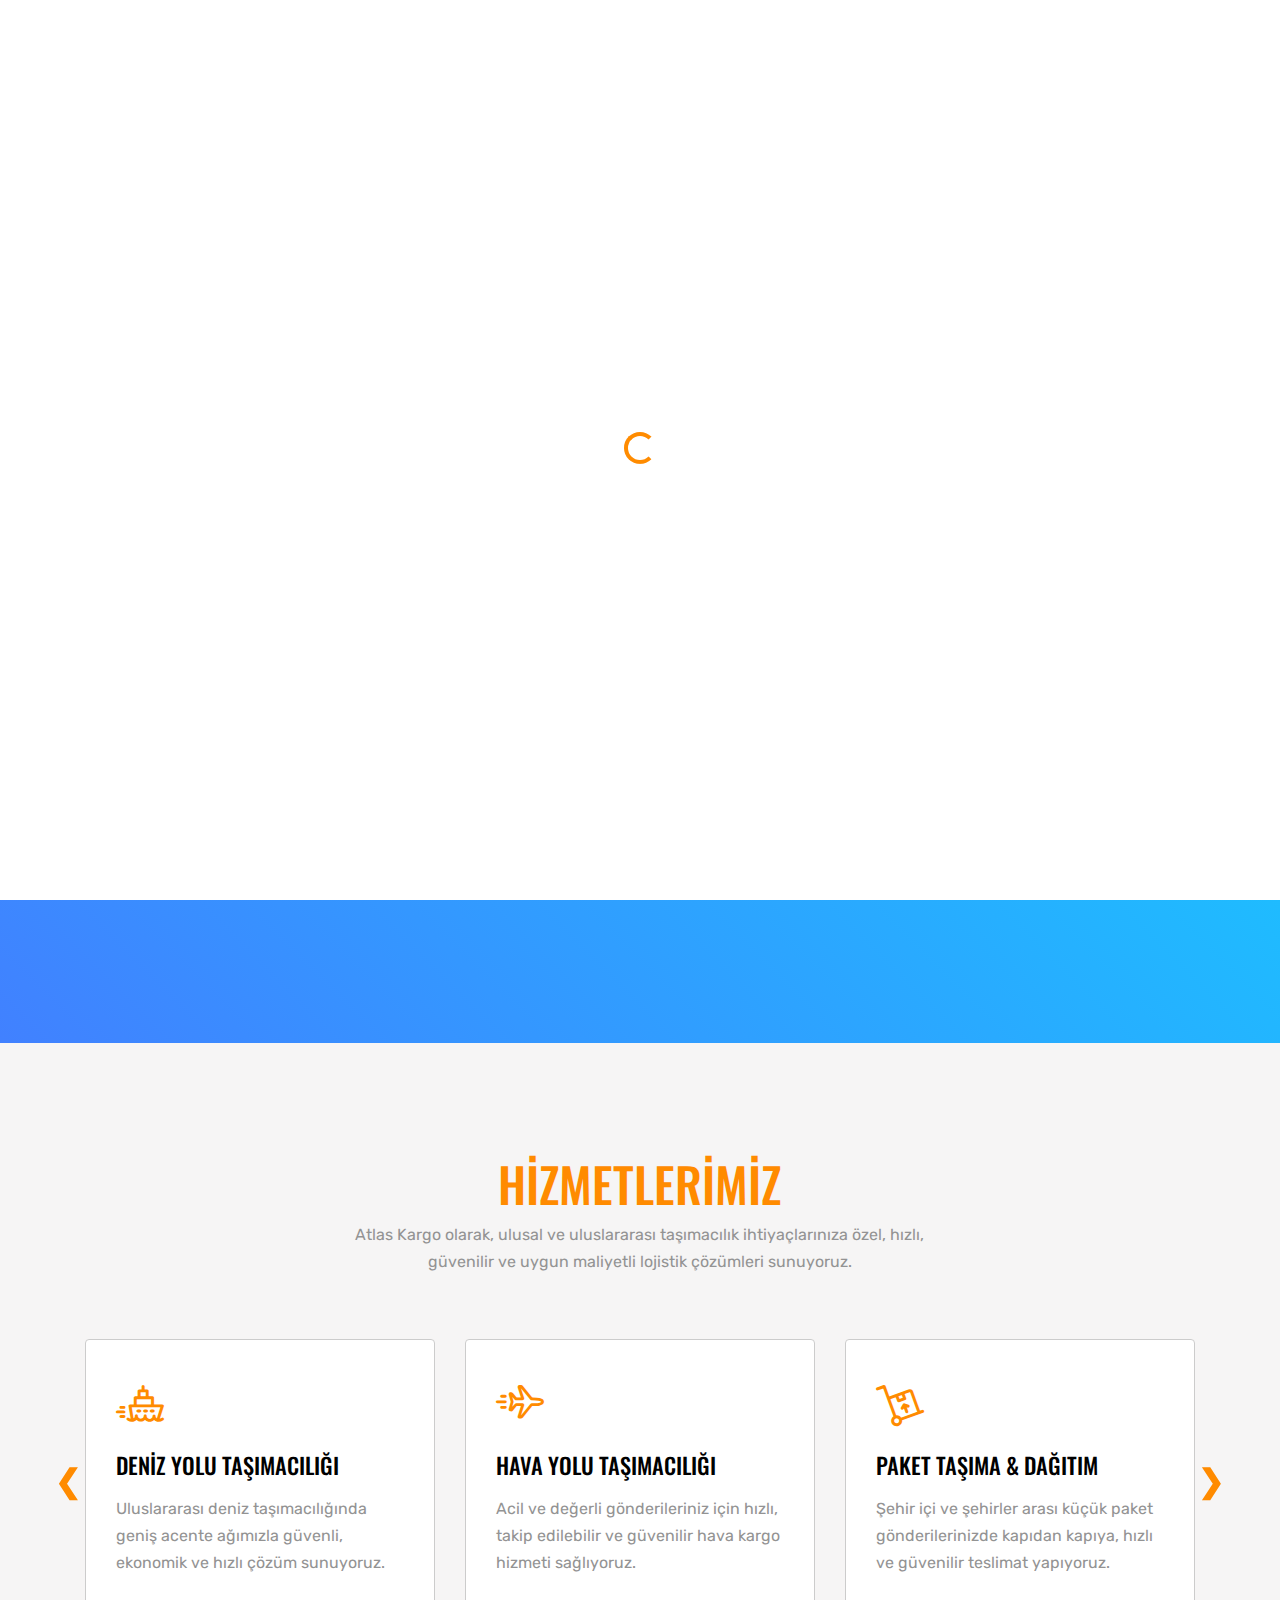
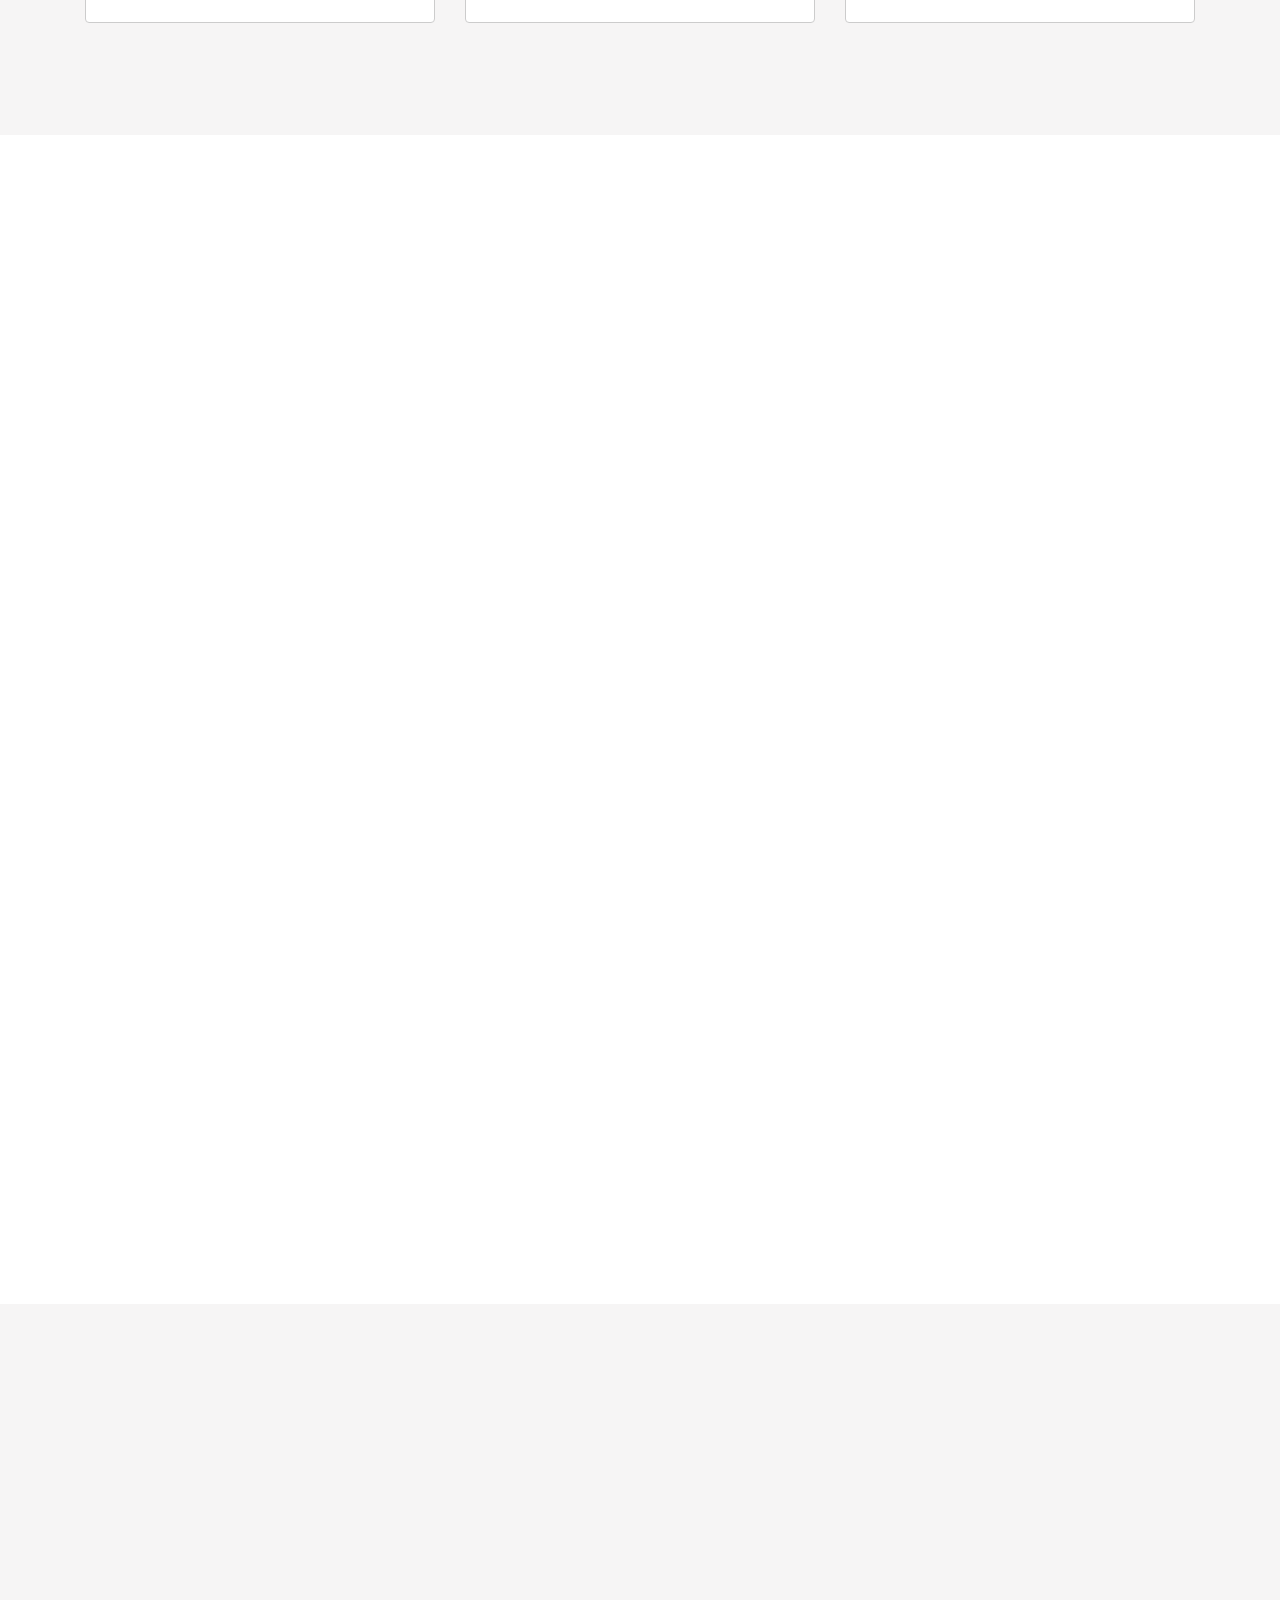
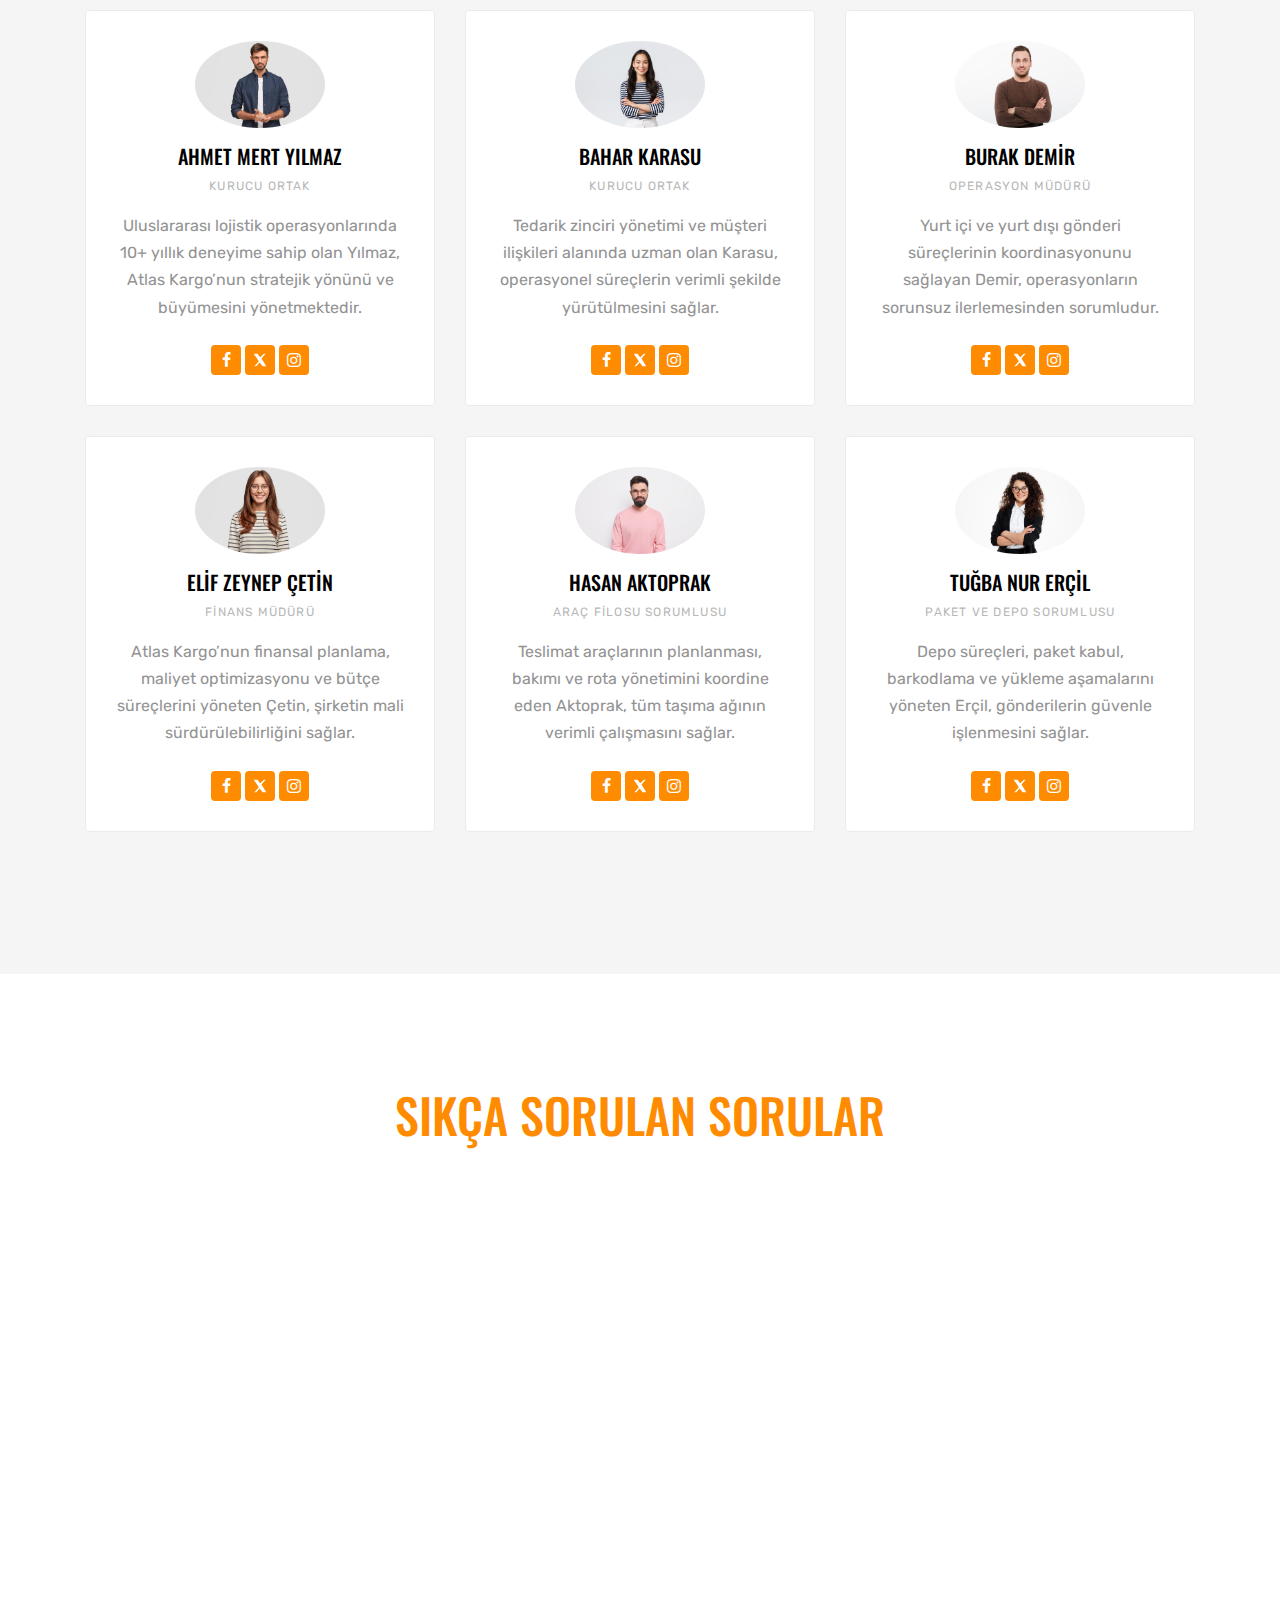
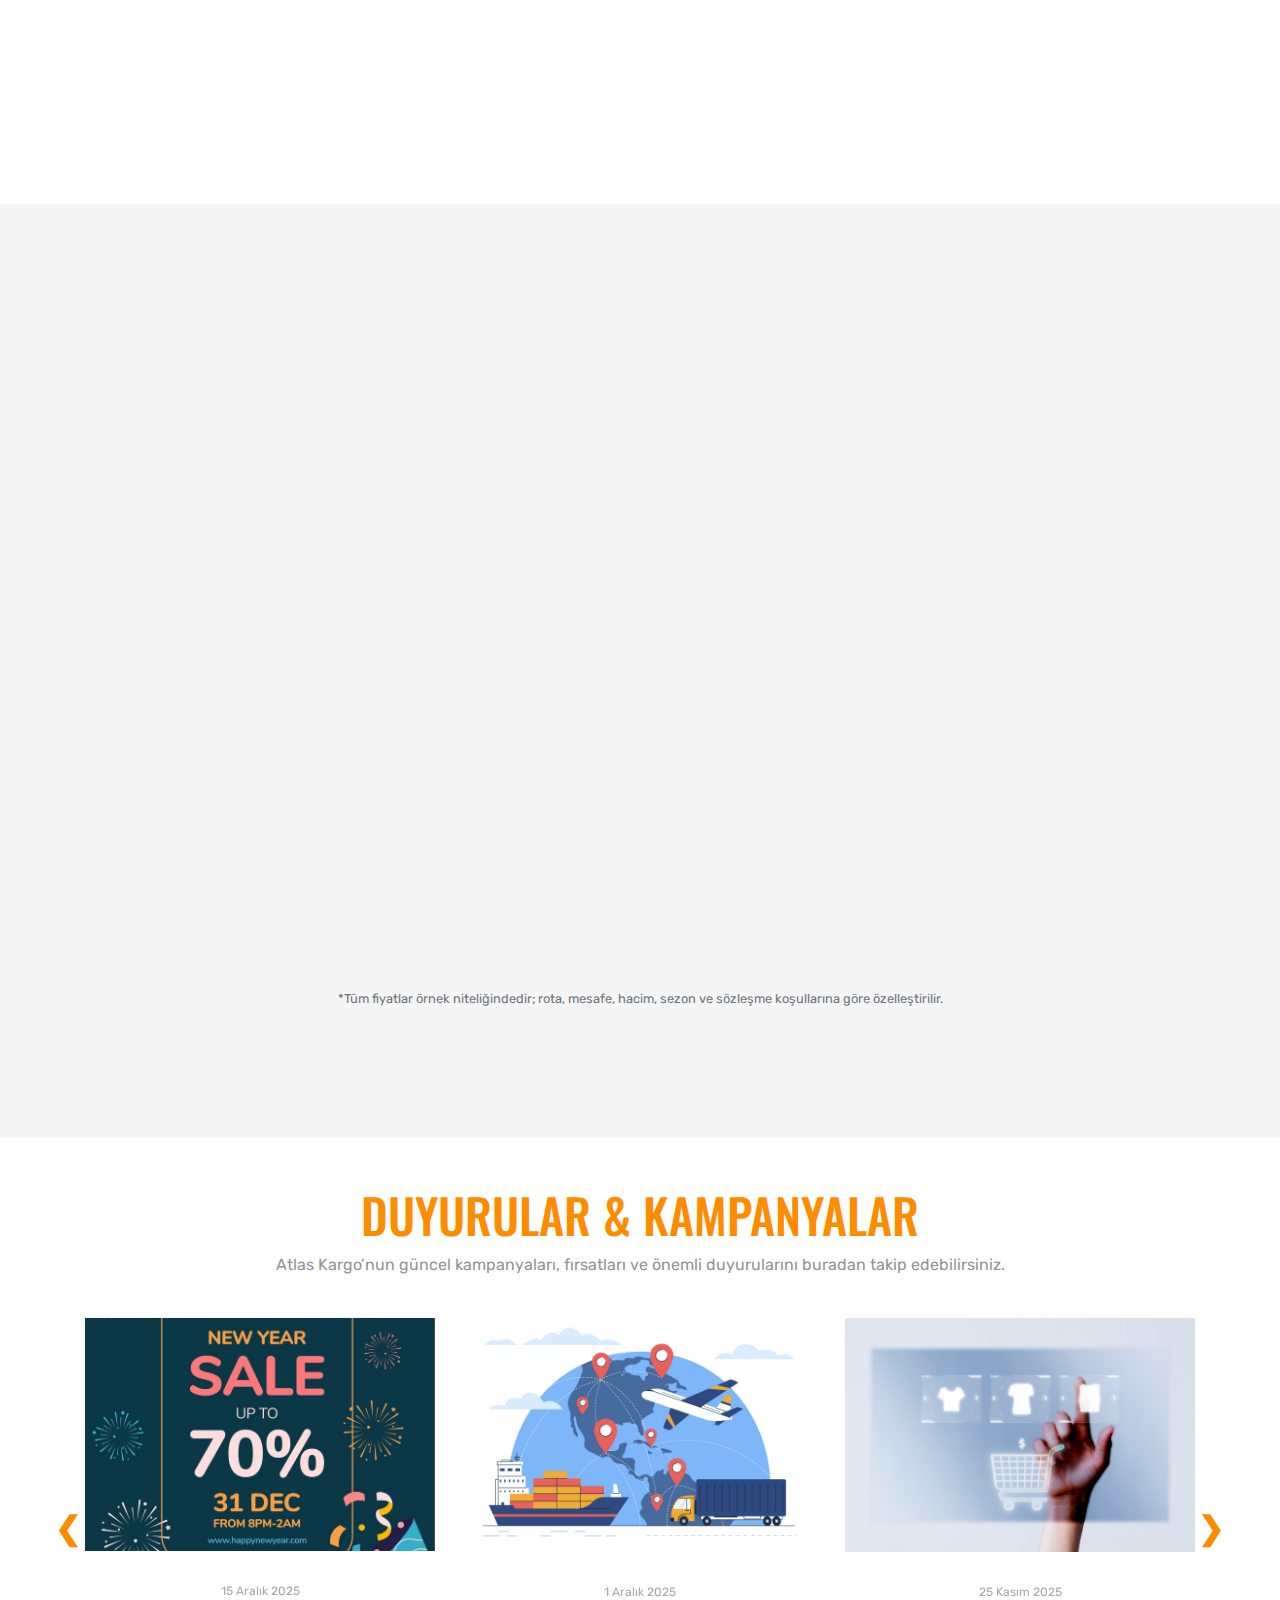
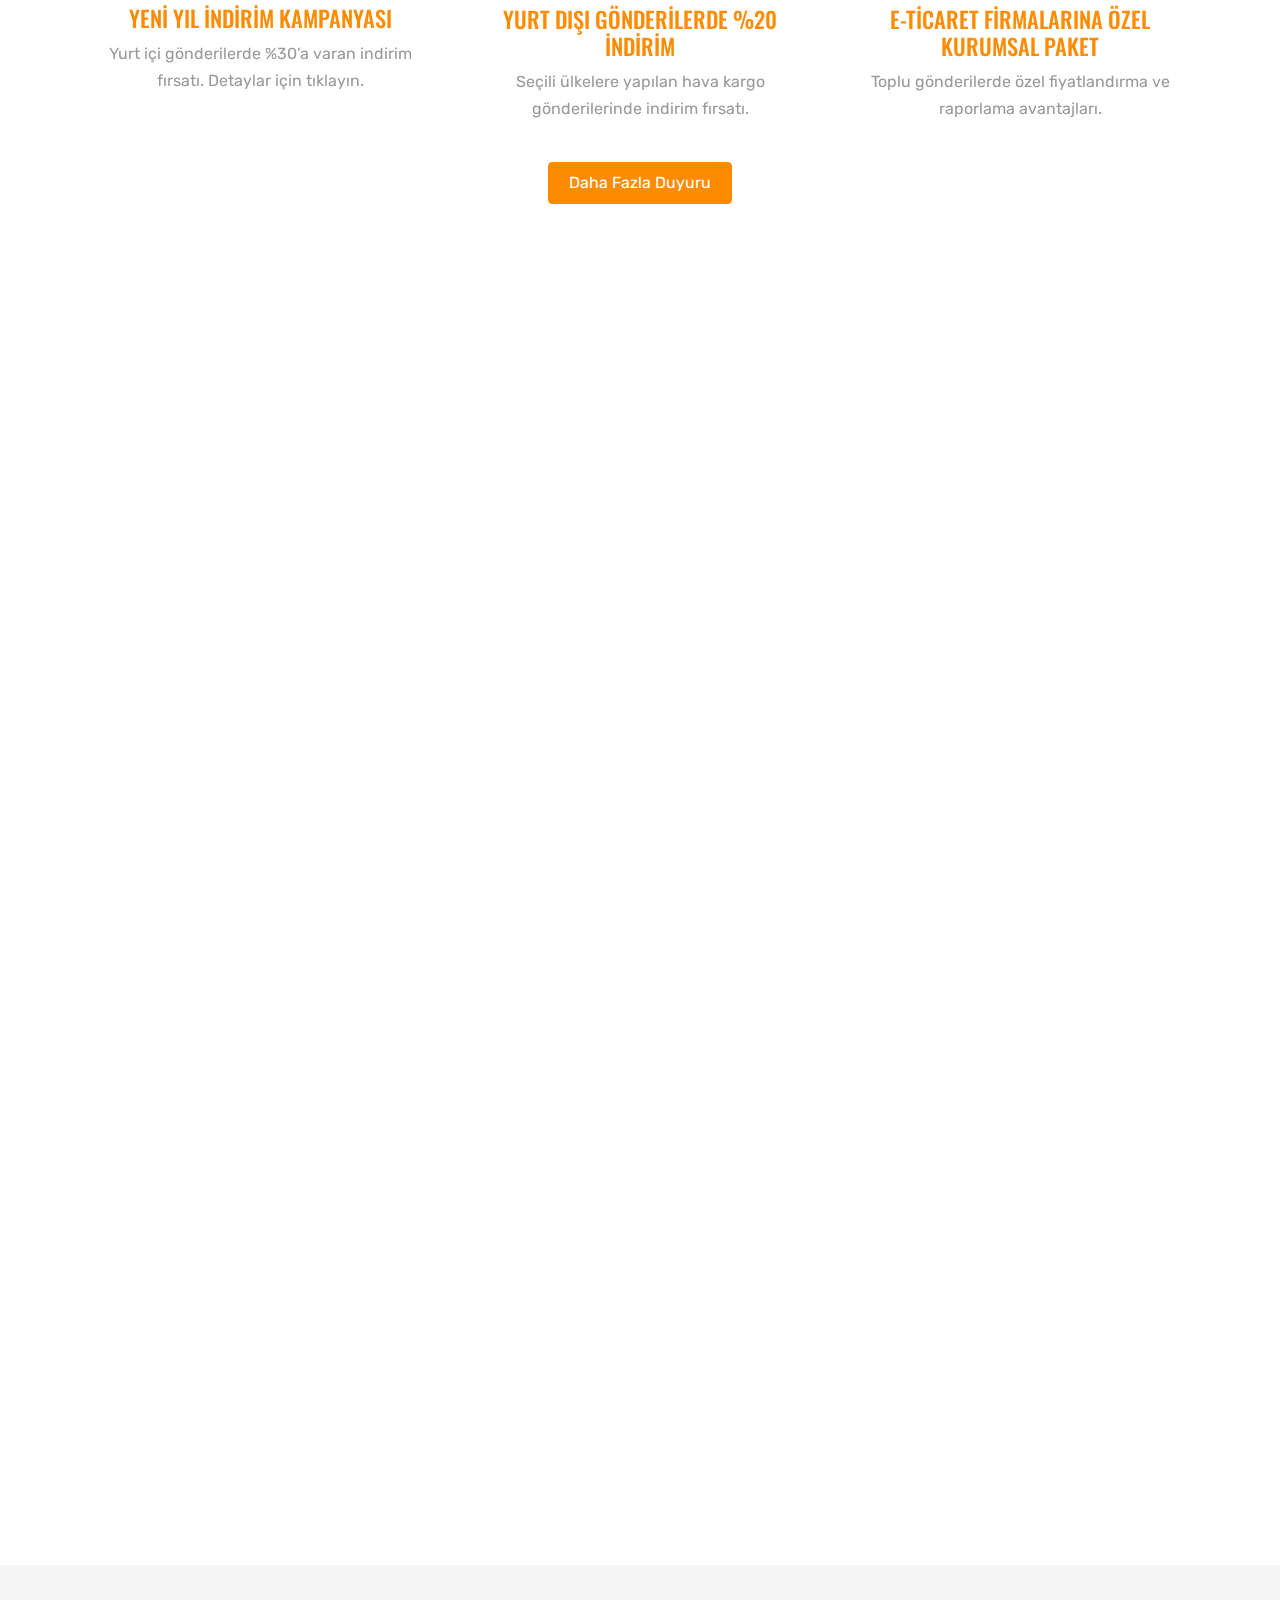
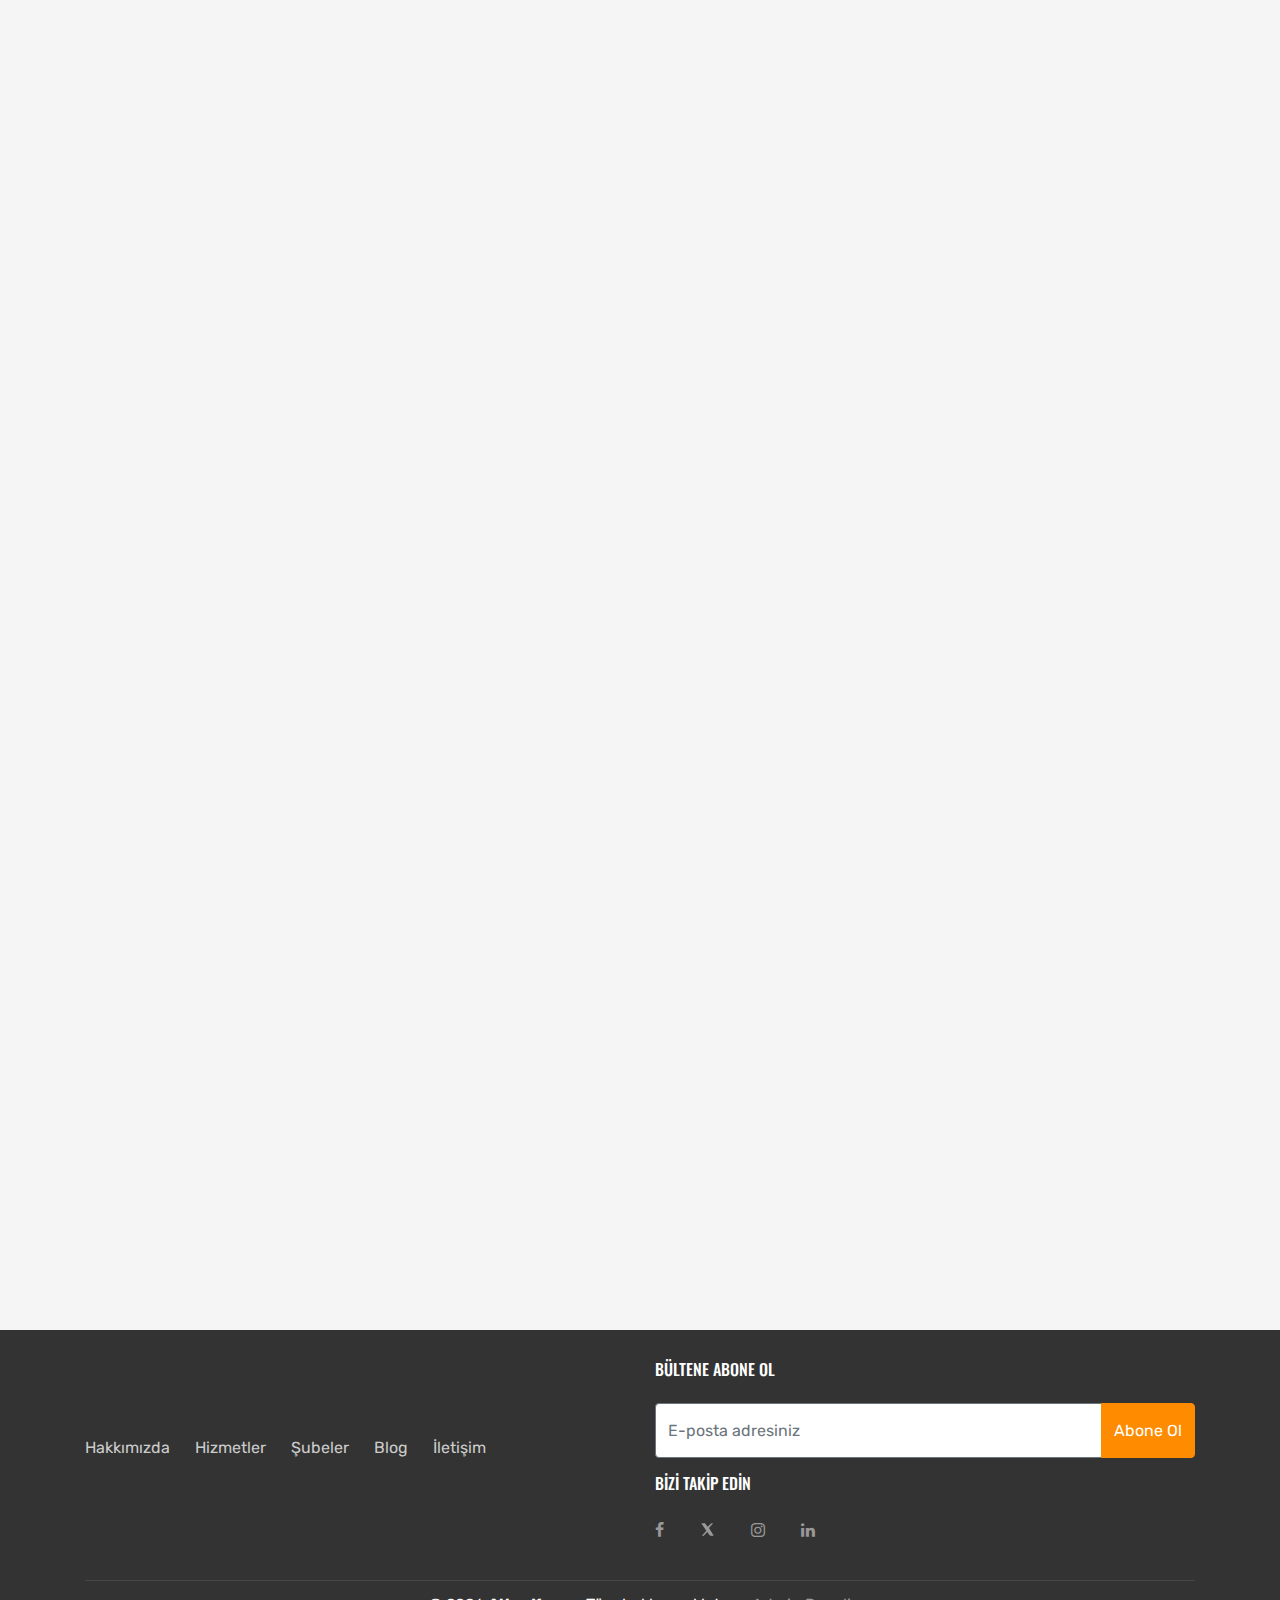
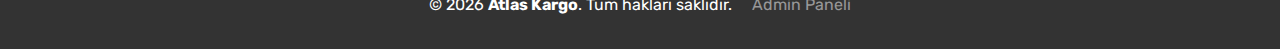
<file: index.html>
<!doctype html>
<html lang="tr">

  <head>
    <title>Atlas Kargo | Anasayfa</title>
    <meta charset="utf-8">
    <meta name="viewport" content="width=device-width, initial-scale=1, shrink-to-fit=no">
    <meta name="description" content="" />
    <meta name="keywords" content="" />
    <meta name="author" content="Atlas Kargo" />
    <link rel="icon" href="images/si-32x32.png" type="image/png">
    <link rel="shortcut icon" href="images/si-32x32.png" type="image/png">

    <link href="https://fonts.googleapis.com/css?family=Rubik:300,400,700|Oswald:400,700" rel="stylesheet">

    <link rel="stylesheet" href="fonts/icomoon/style.css">

    <link rel="stylesheet" href="css/bootstrap.min.css">
    <link rel="stylesheet" href="css/jquery.fancybox.min.css">
    <link rel="stylesheet" href="css/owl.carousel.min.css">
    <link rel="stylesheet" href="css/owl.theme.default.min.css">
    <link rel="stylesheet" href="fonts/flaticon/font/flaticon.css">
    <link rel="stylesheet" href="css/aos.css">

    <!-- MAIN CSS -->
    <link rel="stylesheet" href="css/style.css">

  </head>

  <body data-spy="scroll" data-target=".site-navbar-target" data-offset="300">

    <div id="overlayer"></div>
    <div class="loader">
      <div class="spinner-border text-primary" role="status">
        <span class="sr-only">Yükleniyor...</span>
      </div>
    </div>

    <div class="site-wrap" id="home-section">

      <!-- MOBILE MENU -->

      <div class="site-mobile-menu site-navbar-target">
        <div class="site-mobile-menu-header">
          <div class="site-mobile-menu-close mt-3">
            <span class="icon-close2 js-menu-toggle"></span>
          </div>
        </div>
        <div class="site-mobile-menu-body"></div>
      </div>


      <!-- TOP BAR STARTS -->

      <div class="top-bar">
        <div class="container">
          <div class="row">
            <div class="col-12">
              
              <a href="#" class="contact-item">
                <span class="mr-2  icon-envelope-open-o"></span> 
                <span class="contact-text d-none d-md-inline-block">info@atlaskargo.com</span>
              </a>
              <span class="mx-md-2 d-inline-block"></span>
              <a href="#" class="contact-item">
                <span class="mr-2  icon-phone"></span> 
                <span class="contact-text d-none d-md-inline-block">+90 (212) 555 55 55</span>
              </a>

              <div class="float-right">
                <a href="#" class="contact-item">
                  <span class="mr-2  icon-x"></span> 
                  <span class="contact-text contact-social-text d-none d-md-inline-block">X/@araskargo</span></a>
                <span class="mx-md-2 d-inline-block"></span>
                <a href="#" class="contact-item">
                  <span class="mr-2  icon-facebook"></span> 
                  <span class="contact-text contact-social-text d-none d-md-inline-block">Facebook/@araskargo</span>
                </a>
              </div>

            </div>
          </div>
        </div>
      </div>

      <!-- TOP BAR ENDS -->


      <!--  MENU BAR STARTS -->

      <header class="site-navbar js-sticky-header site-navbar-target" role="banner">

        <div class="container">
          <div class="row align-items-center position-relative">


            <div class="site-logo">
              <a href="index.html" class="text-black"><span class="text-primary">Atlas</span> Kargo</a>
            </div>

            <div class="col-12">
              <nav class="site-navigation text-right ml-auto " role="navigation">

                <ul class="site-menu main-menu js-clone-nav ml-auto d-none d-lg-block">
                  <li><a href="#home-section" class="nav-link active">Anasayfa</a></li>


                  <li class="has-children">
                    <a href="services.html" class="nav-link">Hizmetler</a>
                    <ul class="dropdown arrow-top">
                      <li><a href="services.html#deniz-yolu" class="nav-link">Deniz Yolu Taşımacılığı</a></li>
                      <li><a href="services.html#hava-yolu" class="nav-link">Hava Yolu Taşımacılığı</a></li>
                      <li><a href="services.html#paket-dagitim" class="nav-link">Paket Taşıma &amp; Dağıtım</a></li>
                      <li><a href="services.html#kara-yolu" class="nav-link">Kara Yolu Taşımacılığı</a></li>
                      <li><a href="services.html#depolama-antrepo" class="nav-link">Depolama &amp; Antrepo</a></li>
                      <li><a href="services.html#ekspres-teslimat" class="nav-link">Ekspres Teslimat</a></li>
                    </ul>
                  </li>

                  <li class="has-children">
                    <a href="#about-section" class="nav-link">Hakkımızda</a>
                    <ul class="dropdown arrow-top">
                      <li><a href="mission-vision.html" class="nav-link">Misyon &amp; Vizyon</a></li>
                      <li><a href="#team-section" class="nav-link">Ekibimiz</a></li>
                      <li><a href="#faq-section" class="nav-link">SSS</a></li>
                    </ul>
                  </li>

                  <li><a href="#pricing-section" class="nav-link">Fiyatlandırma</a></li>
                  <li><a href="#announcements-section" class="nav-link">Duyurular</a></li>
                  <li><a href="#blog-section" class="nav-link">Blog</a></li>

                  <li class="has-children">
                    <a href="#" class="nav-link">Bize Ulaşın</a>
                      <ul class="dropdown arrow-top">
                        <li><a href="#contact-section">İletişim</a></li>
                        <li><a href="branches.html" class="nav-link">Şubelerimiz</a></li>
                      </ul>

                </ul>
              </nav>

            </div>

            <div class="toggle-button d-inline-block d-lg-none"><a href="#" class="site-menu-toggle py-5 js-menu-toggle text-black"><span class="icon-menu h3"></span></a></div>

          </div>
        </div>

      </header>

      <!--  MENU BAR ENDS -->



      <!-- HERO STARTS -->

      <div class="ftco-blocks-cover-1">
        <div class="ftco-cover-1 overlay" style="background-image: url('https://source.unsplash.com/pSyfecRCBQA/1920x780')">
          <div class="container">
            <div class="row align-items-center">
              <div class="col-lg-6">
                <h1>Yurt içi ve yurt dışı taşımacılıkta güvenilir, hızlı ve ekonomik çözümler. </h1>
                <p class="mb-5"></p>
                <form action="#">
                  <div class="form-group d-flex">
                    <input type="text" class="form-control" placeholder="Kargo takip numaranızı girin">
                    <input type="submit" class="btn btn-primary text-white px-4" value="Sorgula">
                  </div>
                </form>
              </div>
            </div>
          </div>
        </div>
      </div>

      <!-- HERO ENDS -->



      <!-- SERVICES STARTS -->

      <div class="site-section bg-light" id="services-section">
        <div class="container">
          <div class="row mb-5 justify-content-center">
            <div class="col-md-7 text-center">
              <div class="block-heading-1">
                <h2>Hizmetlerimiz</h2>
                <p>Atlas Kargo olarak, ulusal ve uluslararası taşımacılık ihtiyaçlarınıza özel, hızlı, güvenilir ve uygun maliyetli lojistik çözümleri sunuyoruz. </p>
              </div>
            </div>
          </div>
          <div class="services-slider-wrapper position-relative">

            <!-- LEFT OK -->
            <span class="services-prev">&#10094;</span>

            <!-- SERVICES SLIDER -->
            <div class="owl-carousel owl-services"> 

              <div class="block__35630 service-card" data-link="services.html#deniz-yolu">
                <div class="icon mb-0">
                  <span class="flaticon-ferry"></span>
                </div>
                <h3 class="mb-3">Deniz Yolu Taşımacılığı</h3>
                <p>Uluslararası deniz taşımacılığında geniş acente ağımızla güvenli, ekonomik ve hızlı çözüm sunuyoruz. </p>
              </div>

              <div class="block__35630 service-card" data-link="services.html#hava-yolu">
                <div class="icon mb-0">
                  <span class="flaticon-airplane"></span>
                </div>
                <h3 class="mb-3">Hava Yolu Taşımacılığı</h3>
                <p>Acil ve değerli gönderileriniz için hızlı, takip edilebilir ve güvenilir hava kargo hizmeti sağlıyoruz. </p>
              </div>

              <div class="block__35630 service-card" data-link="services.html#paket-dagitim">
                <div class="icon mb-0">
                  <span class="flaticon-box"></span>
                </div>
                <h3 class="mb-3">Paket Taşıma &amp; Dağıtım</h3>
                <p>Şehir içi ve şehirler arası küçük paket gönderilerinizde kapıdan kapıya, hızlı ve güvenilir teslimat yapıyoruz. </p>
              </div>

              <div class="block__35630 service-card" data-link="services.html#kara-yolu">
                <div class="icon mb-0">
                  <span class="flaticon-lorry"></span>
                </div>
                <h3 class="mb-3">Kara Yolu Taşımacılığı</h3>
                <p>Türkiye genelinde geniş araç filomuzla esnek, güvenli ve zamanında kara yolu taşımacılığı hizmeti sunuyoruz. </p>
              </div>

              <div class="block__35630 service-card" data-link="services.html#depolama-antrepo">
                <div class="icon mb-0">
                  <span class="flaticon-warehouse"></span>
                </div>
                <h3 class="mb-3">Depolama &amp; Antrepo</h3>
                <p>Modern depolama alanlarımızda ürünlerinizi güvenli, kontrollü ve izlenebilir bir şekilde saklıyoruz. </p>
              </div>

              <div class="block__35630 service-card" data-link="services.html#ekspres-teslimat">
                <div class="icon mb-0">
                  <span class="flaticon-add"></span>
                </div>
                <h3 class="mb-3">Ekspres Teslimat</h3>
                <p>Aynı gün ve ertesi gün teslimat seçenekleriyle hızlı ve güvenilir ekspres gönderi çözümleri sunuyoruz. </p>
              </div>

            </div>

            <!-- RIGHT OK -->
            <span class="services-next">&#10095;</span>
          </div>

        </div>
      </div>

      <!-- SERVICES ENDS -->



      <!-- ABOUT STARTS -->

      <div class="site-section" id="about-section">
        <div class="container">

          <div class="row mb-5 justify-content-center">
            <div class="col-md-7 text-center">
              <div class="block-heading-1" data-aos="fade-up" data-aos-delay="">
                <h2>Hakkımızda</h2>
                <p>
                  Atlas Kargo, global lojistik ağını teknolojiyle birleştirerek hem bireysel hem kurumsal müşterilere
                  hızlı, güvenli ve esnek taşımacılık çözümleri sunan modern bir lojistik şirketidir.
                </p>
              </div>
            </div>
          </div>

          <!-- CHARTS -->
          <div class="row mb-5">
            <div class="col-12">
              <div class="row">
                <div class="col-6 col-md-6 mb-4 col-lg-0 col-lg-3" data-aos="fade-up" data-aos-delay="">
                  <div class="block-counter-1">
                    <span class="number"><span data-number="19">0</span>+</span>
                    <span class="caption">Yıllık Deneyim</span>
                  </div>
                </div>
                <div class="col-6 col-md-6 mb-4 col-lg-0 col-lg-3" data-aos="fade-up" data-aos-delay="100">
                  <div class="block-counter-1">
                    <span class="number"><span data-number="300">0</span>+</span>
                    <span class="caption">Kurumsal Müşteri</span>
                  </div>
                </div>
                <div class="col-6 col-md-6 mb-4 col-lg-0 col-lg-3" data-aos="fade-up" data-aos-delay="200">
                  <div class="block-counter-1">
                    <span class="number"><span data-number="108">0</span>+</span>
                    <span class="caption">Ülkeye Teslimat</span>
                  </div>
                </div>
                <div class="col-6 col-md-6 mb-4 col-lg-0 col-lg-3" data-aos="fade-up" data-aos-delay="300">
                  <div class="block-counter-1">
                    <span class="number"><span data-number="1500">0</span>+</span>
                    <span class="caption">Kurye ve Saha Personeli</span>
                  </div>
                </div>
              </div>
            </div>
          </div>

          <!-- INFO -->
          <div class="row d-flex no-gutters align-items-stretch mt-4" id="why-us-section">
            <div class="col-12 col-lg-6 block__73422 order-lg-2"
                style="background-image: url('images/cargo_about.jpg');"
                data-aos="fade-left" data-aos-delay="">
            </div>

            <div class="col-lg-5 mr-auto p-lg-5 mt-4 mt-lg-0 order-lg-1" data-aos="fade-right" data-aos-delay="">
              <h4 class="text-primary">Hızlı, Güvenilir ve Etkili Çözümler</h4>
              <p>
                Gönderilerinizin güvenli ve zamanında teslim edilmesi için güçlü lojistik altyapımız, uzman ekibimiz
                ve modern teknolojik sistemlerimizle kesintisiz hizmet sunuyoruz.
              </p>

              <ul class="ul-check primary list-unstyled mt-5">
                <li>Hızlı Kargo Seçenekleri</li>
                <li>Güvenli ve Sigortalı Taşımacılık</li>
                <li>Modern Depolama ve Antrepo Çözümleri</li>
                <li>Uygun Maliyetli Gönderi Seçenekleri</li>
                <li>Kurumsal Firmalar Tarafından da Tercih Edilen Hizmet Kalitesi</li>
              </ul>
            </div>
          </div>

        </div>
      </div>

      <!-- ABOUT ENDS -->



      <!-- TEAM STARTS -->

      <div class="site-section bg-light" id="team-section">
        <div class="container">

          <div class="row mb-5 justify-content-center">
            <div class="col-md-7 text-center">
              <div class="block-heading-1" data-aos="fade-up" data-aos-delay="">
                <h2>Ekibimiz</h2>
                <p>Alanında uzman ve deneyimli kadromuz, gönderilerinizin güvenli ve zamanında teslimi için titizlikle çalışmaktadır. </p>
              </div>
            </div>
          </div>

          <div class="owl-carousel owl-all">
            <div class="block-team-member-1 text-center rounded h-100">
              <figure>
                <img src="images/person_1.jpg" alt="Image" class="img-fluid rounded-circle">
              </figure>
              <h3 class="font-size-20 text-black">Ahmet Mert Yılmaz</h3>
              <span class="d-block font-gray-5 letter-spacing-1 text-uppercase font-size-12 mb-3">Kurucu Ortak</span>
              <p class="mb-4">Uluslararası lojistik operasyonlarında 10+ yıllık deneyime sahip olan Yılmaz, Atlas Kargo’nun stratejik yönünü ve büyümesini yönetmektedir. </p>
              <div class="block-social-1">
                <a href="#" class="btn border-w-2 rounded primary-primary-outline--hover"><span class="icon-facebook"></span></a>
                <a href="#" class="btn border-w-2 rounded primary-primary-outline--hover"><span class="icon-x"></span></a>
                <a href="#" class="btn border-w-2 rounded primary-primary-outline--hover"><span class="icon-instagram"></span></a>
              </div>
            </div>

            <div class="block-team-member-1 text-center rounded h-100">
              <figure>
                <img src="images/person_2.jpg" alt="Image" class="img-fluid rounded-circle">
              </figure>
              <h3 class="font-size-20 text-black">Bahar Karasu</h3>
              <span class="d-block font-gray-5 letter-spacing-1 text-uppercase font-size-12 mb-3">Kurucu Ortak</span>
              <p class="mb-4">Tedarik zinciri yönetimi ve müşteri ilişkileri alanında uzman olan Karasu, operasyonel süreçlerin verimli şekilde yürütülmesini sağlar. </p>
              <div class="block-social-1">
                <a href="#" class="btn border-w-2 rounded primary-primary-outline--hover"><span class="icon-facebook"></span></a>
                <a href="#" class="btn border-w-2 rounded primary-primary-outline--hover"><span class="icon-x"></span></a>
                <a href="#" class="btn border-w-2 rounded primary-primary-outline--hover"><span class="icon-instagram"></span></a>
              </div>
            </div>

            <div class="block-team-member-1 text-center rounded h-100">
              <figure>
                <img src="images/person_3.jpg" alt="Image" class="img-fluid rounded-circle">
              </figure>
              <h3 class="font-size-20 text-black">Burak Demir</h3>
              <span class="d-block font-gray-5 letter-spacing-1 text-uppercase font-size-12 mb-3">Operasyon Müdürü</span>
              <p class="mb-4">Yurt içi ve yurt dışı gönderi süreçlerinin koordinasyonunu sağlayan Demir, operasyonların sorunsuz ilerlemesinden sorumludur. </p>
              <div class="block-social-1">
                <a href="#" class="btn border-w-2 rounded primary-primary-outline--hover"><span class="icon-facebook"></span></a>
                <a href="#" class="btn border-w-2 rounded primary-primary-outline--hover"><span class="icon-x"></span></a>
                <a href="#" class="btn border-w-2 rounded primary-primary-outline--hover"><span class="icon-instagram"></span></a>
              </div>
            </div>

            <div class="block-team-member-1 text-center rounded h-100">
              <figure>
                <img src="images/person_4.jpg" alt="Image" class="img-fluid rounded-circle">
              </figure>
              <h3 class="font-size-20 text-black">Elif Zeynep Çetin</h3>
              <span class="d-block font-gray-5 letter-spacing-1 text-uppercase font-size-12 mb-3">Finans Müdürü</span>
              <p class="mb-4">Atlas Kargo’nun finansal planlama, maliyet optimizasyonu ve bütçe süreçlerini yöneten Çetin, şirketin mali sürdürülebilirliğini sağlar. </p>
              <div class="block-social-1">
                <a href="#" class="btn border-w-2 rounded primary-primary-outline--hover"><span class="icon-facebook"></span></a>
                <a href="#" class="btn border-w-2 rounded primary-primary-outline--hover"><span class="icon-x"></span></a>
                <a href="#" class="btn border-w-2 rounded primary-primary-outline--hover"><span class="icon-instagram"></span></a>
              </div>
            </div>

            <div class="block-team-member-1 text-center rounded h-100">
              <figure>
                <img src="images/person_5.jpg" alt="Image" class="img-fluid rounded-circle">
              </figure>
              <h3 class="font-size-20 text-black">Hasan Aktoprak</h3>
              <span class="d-block font-gray-5 letter-spacing-1 text-uppercase font-size-12 mb-3">Araç Filosu Sorumlusu</span>
              <p class="mb-4">Teslimat araçlarının planlanması, bakımı ve rota yönetimini koordine eden Aktoprak, tüm taşıma ağının verimli çalışmasını sağlar. </p>
              <div class="block-social-1">
                <a href="#" class="btn border-w-2 rounded primary-primary-outline--hover"><span class="icon-facebook"></span></a>
                <a href="#" class="btn border-w-2 rounded primary-primary-outline--hover"><span class="icon-x"></span></a>
                <a href="#" class="btn border-w-2 rounded primary-primary-outline--hover"><span class="icon-instagram"></span></a>
              </div>
            </div>

            <div class="block-team-member-1 text-center rounded h-100">
              <figure>
                <img src="images/person_6.jpg" alt="Image" class="img-fluid rounded-circle">
              </figure>
              <h3 class="font-size-20 text-black">Tuğba Nur Erçil</h3>
              <span class="d-block font-gray-5 letter-spacing-1 text-uppercase font-size-12 mb-3">Paket ve Depo Sorumlusu</span>
              <p class="mb-4">Depo süreçleri, paket kabul, barkodlama ve yükleme aşamalarını yöneten Erçil, gönderilerin güvenle işlenmesini sağlar. </p>
              <div class="block-social-1">
                <a href="#" class="btn border-w-2 rounded primary-primary-outline--hover"><span class="icon-facebook"></span></a>
                <a href="#" class="btn border-w-2 rounded primary-primary-outline--hover"><span class="icon-x"></span></a>
                <a href="#" class="btn border-w-2 rounded primary-primary-outline--hover"><span class="icon-instagram"></span></a>
              </div>
            </div>
          </div>

        </div>
      </div>

      <!-- TEAMS ENDS -->



      <!-- FAQ STARTS -->

      <div class="site-section" id="faq-section">
        <div class="container">
          <div class="row mb-5">
            <div class="block-heading-1 col-12 text-center">
              <h2>Sıkça Sorulan Sorular</h2>
            </div>
          </div>
          <div class="row">
            <div class="col-lg-6">

              <div class="mb-5" data-aos="fade-up" data-aos-delay="100">
                <h3 class="text-black h4 mb-4"><span class="icon-question_answer text-primary mr-2"></span>Kargomun tahmini teslim süresi nedir?</h3>
                <p>Teslimat süresi gönderinin çıkış ve varış noktalarına, seçtiğiniz hizmet tipine ve yoğunluk durumuna göre değişir. Şehir içi gönderiler genellikle 1 iş günü, şehirler arası gönderiler ise 1–3 iş günü içinde teslim edilir. </p>
              </div>

              <div class="mb-5" data-aos="fade-up" data-aos-delay="100">
                <h3 class="text-black h4 mb-4"><span class="icon-question_answer text-primary mr-2"></span>Kargo takibini nasıl yapabilirim?</h3>
                <p>Size iletilen takip numarasını ana sayfadaki “Kargo Takip” alanına girerek gönderinizin anlık durumunu sorgulayabilirsiniz. </p>
              </div>

              <div class="mb-5" data-aos="fade-up" data-aos-delay="100">
                <h3 class="text-black h4 mb-4"><span class="icon-question_answer text-primary mr-2"></span>Yurt dışına gönderim yapıyor musunuz?</h3>
                <p>Evet. Avrupa, Asya, Kuzey Amerika ve Orta Doğu dahil birçok ülkeye hava ve deniz yolu taşımacılığı ile gönderi hizmeti sunuyoruz. </p>
              </div>

            </div>
            <div class="col-lg-6">

              <div class="mb-5" data-aos="fade-up" data-aos-delay="100">
                <h3 class="text-black h4 mb-4"><span class="icon-question_answer text-primary mr-2"></span>Gönderi ağırlığı ve boyut nasıl hesaplanır?</h3>
                <p>Ücretlendirme, gerçek ağırlık ile hacimsel ağırlık karşılaştırılarak yüksek olan değer üzerinden yapılır. Hacimsel ağırlık = En × Boy × Yükseklik / 5000 formülüyle hesaplanır. </p>
              </div>

              <div class="mb-5" data-aos="fade-up" data-aos-delay="100">
                <h3 class="text-black h4 mb-4"><span class="icon-question_answer text-primary mr-2"></span>Gönderimi kapıdan alıyor musunuz?</h3>
                <p>Hızlı Teslimat ve Kurumsal paketlerde kapıdan gönderi alım hizmeti sunuyoruz. Standart paketlerde ise ek hizmet olarak alınabilir. </p>
              </div>

              <div class="mb-5" data-aos="fade-up" data-aos-delay="100">
                <h3 class="text-black h4 mb-4"><span class="icon-question_answer text-primary mr-2"></span>Ödeme yöntemleri nelerdir?</h3>
                <p>Kredi kartı, banka kartı, kapıda ödeme ve şirketlere özel aylık faturalandırma seçenekleri sunuyoruz. </p>
              </div>

            </div>
          </div>
        </div>
      </div>

      <!-- FAQ ENDS -->



      <!-- PRICING STARTS -->
      <div class="site-section bg-light" id="pricing-section">
        <div class="container">
          <div class="row mb-5 justify-content-center text-center">
            <div class="col-md-7">
              <div class="block-heading-1" data-aos="fade-up" data-aos-delay="">
                <h2>Fiyatlandırma</h2>
                <p>Deniz, hava, kara, paket dağıtım, depolama ve ekspres teslimat hizmetlerimiz için örnek başlangıç fiyatlarını inceleyebilirsiniz.</p>
              </div>
            </div>
          </div>

          <div class="pricing-slider-wrapper mb-5" data-aos="fade-up">

            <!-- OKLAR -->
            <span class="pricing-prev icon-arrow_back"></span>
            <span class="pricing-next icon-arrow_forward"></span>

            <!-- SLIDER -->
            <div class="owl-carousel owl-pricing">

              <!-- DENİZ YOLU -->
              <div class="item">
                <div class="pricing h-100">
                  <h3 class="text-center text-black">Deniz Yolu Taşımacılığı</h3>

                  <div class="table-responsive mt-3">
                    <table class="table table-bordered pricing-table mb-3">
                      <thead>
                        <tr>
                          <th>Paket</th>
                          <th>Başlangıç Fiyatı*</th>
                        </tr>
                      </thead>
                      <tbody>
                        <tr>
                          <td>Ekonomi Hat</td>
                          <td>₺3.250 / m³</td>
                        </tr>
                        <tr>
                          <td>Standart Konteyner</td>
                          <td>₺5.750 / konteyner</td>
                        </tr>
                        <tr>
                          <td>Hızlı Hat</td>
                          <td>₺9.200 / konteyner</td>
                        </tr>
                      </tbody>
                    </table>
                  </div>

                  <div class="pricing-footer mt-auto text-center">
                    <a href="services.html#deniz-yolu" class="btn btn-primary btn-md text-white">Detaylı Bilgi</a>
                  </div>
                </div>
              </div>

              <!-- HAVA YOLU -->
              <div class="item">
                <div class="pricing h-100">
                  <h3 class="text-center text-black">Hava Yolu Taşımacılığı</h3>

                  <div class="table-responsive mt-3">
                    <table class="table table-bordered pricing-table mb-3">
                      <thead>
                        <tr>
                          <th>Paket</th>
                          <th>Başlangıç Fiyatı*</th>
                        </tr>
                      </thead>
                      <tbody>
                        <tr>
                          <td>Ekonomi Hava Kargo</td>
                          <td>₺470 / kg</td>
                        </tr>
                        <tr>
                          <td>Express Hava Kargo</td>
                          <td>₺790 / kg</td>
                        </tr>
                        <tr>
                          <td>Özel / Hassas Yük</td>
                          <td>₺1.250 / kg</td>
                        </tr>
                      </tbody>
                    </table>
                  </div>

                  <div class="pricing-footer mt-auto text-center">
                    <a href="services.html#hava-yolu" class="btn btn-primary btn-md text-white">Detaylı Bilgi</a>
                  </div>
                </div>
              </div>

              <!-- PAKET TAŞIMA & DAĞITIM -->
              <div class="item">
                <div class="pricing h-100">
                  <h3 class="text-center text-black">Paket Taşıma &amp; Dağıtım</h3>

                  <div class="table-responsive mt-3">
                    <table class="table table-bordered pricing-table mb-3">
                      <thead>
                        <tr>
                          <th>Paket</th>
                          <th>Başlangıç Fiyatı*</th>
                        </tr>
                      </thead>
                      <tbody>
                        <tr>
                          <td>Bireysel Standart</td>
                          <td>₺89 / gönderi</td>
                        </tr>
                        <tr>
                          <td>E-Ticaret Mini</td>
                          <td>₺149 / gönderi’den</td>
                        </tr>
                        <tr>
                          <td>E-Ticaret Pro</td>
                          <td>₺249 / gönderi’den</td>
                        </tr>
                      </tbody>
                    </table>
                  </div>

                  <div class="pricing-footer mt-auto text-center">
                    <a href="services.html#paket-dagitim" class="btn btn-primary btn-md text-white">Detaylı Bilgi</a>
                  </div>
                </div>
              </div>

              <!-- KARA YOLU -->
              <div class="item">
                <div class="pricing h-100">
                  <h3 class="text-center text-black">Kara Yolu Taşımacılığı</h3>

                  <div class="table-responsive mt-3">
                    <table class="table table-bordered pricing-table mb-3">
                      <thead>
                        <tr>
                          <th>Paket</th>
                          <th>Başlangıç Fiyatı*</th>
                        </tr>
                      </thead>
                      <tbody>
                        <tr>
                          <td>Parsiyel Yük</td>
                          <td>₺1.150 / palet</td>
                        </tr>
                        <tr>
                          <td>Komple Araç</td>
                          <td>₺9.500 / araç</td>
                        </tr>
                        <tr>
                          <td>Soğuk Zincir</td>
                          <td>₺13.500 / araç</td>
                        </tr>
                      </tbody>
                    </table>
                  </div>

                  <div class="pricing-footer mt-auto text-center">
                    <a href="services.html#kara-yolu" class="btn btn-primary btn-md text-white">Detaylı Bilgi</a>
                  </div>
                </div>
              </div>

              <!-- DEPOLAMA & ANTREPO -->
              <div class="item">
                <div class="pricing h-100">
                  <h3 class="text-center text-black">Depolama &amp; Antrepo</h3>

                  <div class="table-responsive mt-3">
                    <table class="table table-bordered pricing-table mb-3">
                      <thead>
                        <tr>
                          <th>Paket</th>
                          <th>Başlangıç Fiyatı*</th>
                        </tr>
                      </thead>
                      <tbody>
                        <tr>
                          <td>Standart Depo</td>
                          <td>₺28 / palet-gün</td>
                        </tr>
                        <tr>
                          <td>E-Ticaret Deposu</td>
                          <td>₺35 / palet-gün’den</td>
                        </tr>
                        <tr>
                          <td>Soğuk Depo</td>
                          <td>₺50 / palet-gün</td>
                        </tr>
                      </tbody>
                    </table>
                  </div>

                  <div class="pricing-footer mt-auto text-center">
                    <a href="services.html#depolama-antrepo" class="btn btn-primary btn-md text-white">Detaylı Bilgi</a>
                  </div>
                </div>
              </div>

              <!-- EKSPRES TESLİMAT -->
              <div class="item">
                <div class="pricing h-100">
                  <h3 class="text-center text-black">Ekspres Teslimat</h3>

                  <div class="table-responsive mt-3">
                    <table class="table table-bordered pricing-table mb-3">
                      <thead>
                        <tr>
                          <th>Paket</th>
                          <th>Başlangıç Fiyatı*</th>
                        </tr>
                      </thead>
                      <tbody>
                        <tr>
                          <td>Aynı Gün Teslim</td>
                          <td>₺249 / gönderi</td>
                        </tr>
                        <tr>
                          <td>Ertesi Gün Zamanlı</td>
                          <td>₺169 / gönderi</td>
                        </tr>
                        <tr>
                          <td>Gece Teslim</td>
                          <td>₺219 / gönderi</td>
                        </tr>
                      </tbody>
                    </table>
                  </div>

                  <div class="pricing-footer mt-auto text-center">
                    <a href="services.html#ekspres-teslimat" class="btn btn-primary btn-md text-white">Detaylı Bilgi</a>
                  </div>
                </div>
              </div>

            </div>
          </div>


          <p class="text-center text-muted small">
            *Tüm fiyatlar örnek niteliğindedir; rota, mesafe, hacim, sezon ve sözleşme koşullarına göre özelleştirilir.
          </p>

        </div>
      </div>
      <!-- PRICING ENDS -->



      <!-- ANNOUNCEMENTS STARTS -->

      <div class="ftco-service-image-1 pb-5" id="announcements-section">
        <div class="container">

          <div class="row mb-4">
            <div class="col-12 text-center">
              <div class="block-heading-1">
                <h2>Duyurular & Kampanyalar</h2>
                <p>Atlas Kargo’nun güncel kampanyaları, fırsatları ve önemli duyurularını buradan takip edebilirsiniz.</p>
              </div>
            </div>
          </div>

          <!-- SLIDER WRAPPER -->
          <div class="announcement-slider-wrapper position-relative">

            <!-- LEFT OK -->
            <span class="announcement-prev">&#10094;</span>

            <!-- OWL SLIDER -->
            <div class="owl-carousel owl-announcements">
              <!-- ANN. 1 -->
              <div class="service text-center" data-toggle="modal" data-target="#announcementModal1">
                <a href="javascript:void(0);">
                  <img src="images/announcement_1.jpg" alt="Atlas Kargo Kampanya" class="img-fluid">
                </a>
                <div class="px-md-3">
                  <span class="font-size-12 font-gray-6 d-block mb-1">15 Aralık 2025</span>
                  <h3><a href="javascript:void(0);">Yeni Yıl İndirim Kampanyası</a></h3>
                  <p>Yurt içi gönderilerde %30’a varan indirim fırsatı. Detaylar için tıklayın.</p>
                </div>
              </div>

              <!-- ANN. 2 -->
              <div class="service text-center" data-toggle="modal" data-target="#announcementModal2">
                <a href="javascript:void(0);">
                  <img src="images/announcement_2.jpg" alt="Atlas Kargo Kampanya" class="img-fluid">
                </a>
                <div class="px-md-3">
                  <span class="font-size-12 font-gray-6 d-block mb-1">1 Aralık 2025</span>
                  <h3><a href="javascript:void(0);">Yurt Dışı Gönderilerde %20 İndirim</a></h3>
                  <p>Seçili ülkelere yapılan hava kargo gönderilerinde indirim fırsatı.</p>
                </div>
              </div>

              <!-- ANN. 3 -->
              <div class="service text-center" data-toggle="modal" data-target="#announcementModal3">
                <a href="javascript:void(0);">
                  <img src="images/announcement_3.jpg" alt="Atlas Kargo Duyuru" class="img-fluid">
                </a>
                <div class="px-md-3">
                  <span class="font-size-12 font-gray-6 d-block mb-1">25 Kasım 2025</span>
                  <h3><a href="javascript:void(0);">E-Ticaret Firmalarına Özel Kurumsal Paket</a></h3>
                  <p>Toplu gönderilerde özel fiyatlandırma ve raporlama avantajları.</p>
                </div>
              </div>

              <!-- ANN. 4 -->
              <div class="service text-center" data-toggle="modal" data-target="#announcementModal4">
                <a href="javascript:void(0);">
                  <img src="images/announcement_4.jpg" alt="Atlas Kargo Duyuru" class="img-fluid">
                </a>
                <div class="px-md-3">
                  <span class="font-size-12 font-gray-6 d-block mb-1">10 Kasım 2025</span>
                  <h3><a href="javascript:void(0);">Akşam Teslimat Hizmeti Başladı</a></h3>
                  <p>Seçili şehirlerde 18:00–22:00 arası akşam teslimat seçeneği.</p>
                </div>
              </div>

              <!-- ANN. 5 -->
              <div class="service text-center" data-toggle="modal" data-target="#announcementModal5">
                <a href="javascript:void(0);">
                  <img src="images/announcement_5.jpg" alt="Atlas Kargo Duyuru" class="img-fluid">
                </a>
                <div class="px-md-3">
                  <span class="font-size-12 font-gray-6 d-block mb-1">1 Kasım 2025</span>
                  <h3><a href="javascript:void(0);">Kargo Takip Sistemimiz Güncellendi</a></h3>
                  <p>Gerçek zamanlı harita görünümü ve detaylı gönderi geçmişi artık kullanılabilir.</p>
                </div>
              </div>

            </div>

            <!-- RIGHT OK -->
            <span class="announcement-next">&#10095;</span>
          </div>
          <!-- /SLIDER WRAPPER -->

          <div class="row mt-4">
            <div class="col-12 text-center">
              <a href="announcements.html" class="btn btn-primary btn-md text-white">
                Daha Fazla Duyuru
              </a>
            </div>
          </div>

        </div>
      </div>

      <!-- ANNOUNCEMENTS ENDS -->



      <!-- TESTIMONIALS STARTS -->

      <div class="site-section bg-light block-13" id="testimonials-section" data-aos="fade">
        <div class="container">

          <div class="text-center mb-5">
            <div class="block-heading-1">
              <h2>Müşteri Yorumları</h2>
            </div>
          </div>

          <div class="owl-carousel nonloop-block-13">
            <div>
              <div class="block-testimony-1 text-center">

                <blockquote class="mb-4">
                  <p>&ldquo;Atlas Kargo ile çalışmaya başladığımızdan beri teslimat sürelerimiz ciddi şekilde kısaldı. Canlı takip ekranı sayesinde gönderilerimizi anlık olarak izleyebiliyoruz.&rdquo;</p>
                </blockquote>

                <figure>
                  <img src="images/person_5.jpg" alt="Atlas Kargo Müşteri Yorumu" class="img-fluid rounded-circle mx-auto">
                </figure>
                <h3 class="font-size-20 text-black">Emre Kaya</h3>
                <span class="d-block text-muted">E-ticaret İşletmesi Sahibi</span>
              </div>
            </div>

            <div>
              <div class="block-testimony-1 text-center">
                <blockquote class="mb-4">
                  <p>&ldquo;Yurt dışı gönderilerimizde hem fiyat hem hız açısından çok memnunuz. Gümrük sürecinde de bizi yönlendirmeleri işimizi kolaylaştırıyor. Kurumsal olarak gözü kapalı güveniyoruz.&rdquo;</p>
                </blockquote>

                <figure>
                  <img src="images/person_4.jpg" alt="Atlas Kargo Müşteri Yorumu" class="img-fluid rounded-circle mx-auto">
                </figure>
                <h3 class="font-size-20 mb-0 text-black">Selin Arslan</h3>
                <span class="d-block text-muted">İhracat Sorumlusu</span>
              </div>
            </div>

            <div>
              <div class="block-testimony-1 text-center">
                <blockquote class="mb-4">
                  <p>&ldquo;Online siparişlerimin teslimatında hiçbir gecikme yaşamadım. Paketleme özenliydi ve teslimat öncesi bilgilendirme mesajları gerçekten çok yardımcı oluyor.&rdquo;</p>
                </blockquote>

                <figure>
                  <img src="images/person_2.jpg" alt="Atlas Kargo Müşteri Yorumu" class="img-fluid rounded-circle mx-auto">
                </figure>
                <h3 class="font-size-20 text-black">Gizem Kurt</h3>
                <span class="d-block text-muted">Bireysel Müşteri</span>
                </div>
              </div>            

            <div>
              <div class="block-testimony-1 text-center">
                <blockquote class="mb-4">
                  <p>&ldquo;Şehir içi ekspres teslimatlarda saatlere göre planlama yapabilmemiz bizim için büyük avantaj. Atlas Kargo ekibi her zaman ulaşılabilir ve çözüm odaklı.&rdquo;</p>
                </blockquote>

                <figure>
                  <img src="images/person_6.jpg" alt="Atlas Kargo Müşteri Yorumu" class="img-fluid rounded-circle mx-auto">
                </figure>
                <h3 class="font-size-20 text-black">Burcu Yıldız</h3>
                <span class="d-block text-muted">Mağaza Zinciri Müdürü</span>
              </div>
            </div>

            <div>
              <div class="block-testimony-1 text-center">
                <blockquote class="mb-4">
                  <p>&ldquo;Bireysel gönderilerimde de kurumsal gönderilerimde de aynı özeni göstermeleri güven veriyor. Teslimat bildirimleri sayesinde müşterilerimizi rahatça bilgilendirebiliyoruz.&rdquo;</p>
                </blockquote>

                <figure>
                  <img src="images/person_1.jpg" alt="Atlas Kargo Müşteri Yorumu" class="img-fluid rounded-circle mx-auto">
                </figure>
                <h3 class="font-size-20 mb-0 text-black">Ahmet Demir</h3>
                <span class="d-block text-muted">KOBİ Sahibi</span>
              </div>
            </div>


          </div>

        </div>
      </div>

      <!-- TESTIMONIALS ENDS -->



      <!-- BLOG STARTS -->

      <div class="site-section py-5" id="blog-section">
        <div class="container">
          <div class="row justify-content-center text-center mb-5">
            <div class="col-lg-4 mb-5 mb-lg-0">
              <div class="block-heading-1" data-aos="fade-right" data-aos-delay="">
                <h2>Blog Yazıları</h2>
              </div>
            </div>
          </div>
          <div class="row">
            <div class="col-lg-6">
              <div class="mb-5 d-flex blog-entry" data-aos="fade-right" data-aos-delay="">
                <a href="#" class="blog-thumbnail"><img src="images/blog_1.jpg" alt="Atlas Kargo Blog Yazısı" class="img-fluid"></a>
                <div class="blog-excerpt">
                  <span class="d-block text-muted">12 Mart 2025</span>
                  <h2 class="h4  mb-3"><a href="press-single.html">E-ticarette Kargo Süreçlerini İyileştirmenin 5 Yolu</a></h2>

                  <p>Müşteri memnuniyetini artırmak için siparişten teslimata kadar kargo sürecinde dikkat edilmesi gereken temel adımları anlatıyoruz. </p>
                  <p><a href="single.html" class="text-primary">Devamını Oku</a></p>
                </div>
              </div>
            </div>
            <div class="col-lg-6">
              <div class="mb-5 d-flex blog-entry" data-aos="fade-right" data-aos-delay="">
                <a href="#" class="blog-thumbnail"><img src="images/blog_2.jpg" alt="Atlas Kargo Blog Yazısı" class="img-fluid"></a>
                <div class="blog-excerpt">
                  <span class="d-block text-muted">19 Haziran 2025</span>
                  <h2 class="h4  mb-3"><a href="press-single.html">Uluslararası Gönderilerde Gümrük Süreci Nasıl İşler?</a></h2>

                  <p>Yurt dışına kargo gönderirken gümrük sürecinde karşılaşabileceğiniz temel adımları ve dikkat etmeniz gerekenleri özetledik.</p>
                  <p><a href="single.html" class="text-primary">Devamını Oku</a></p>
                </div>
              </div>
            </div>


          </div>
        </div>
      </div>

      <!-- BLOG ENDS -->

    </div>



    <!-- CONTACT STARTS -->

    <div class="site-section bg-light" id="contact-section">
      <div class="container">
        <div class="row">
          <div class="col-12 text-center mb-5" data-aos="fade-up" data-aos-delay="">
            <div class="block-heading-1">
              <span>İstek, Şikayet ve Önerilerinizi Bizimle Paylaşın</span>
              <h2>İletişim</h2>
            </div>
          </div>
        </div>
        <div class="row">
          <div class="col-lg-6 mb-5" data-aos="fade-up" data-aos-delay="100">
            <form id="contactForm" action="#" method="post">
              <div class="form-group row">
                <div class="col-md-6 mb-4 mb-lg-0">
                  <input type="text" class="form-control" placeholder="Ad Soyad" required>
                </div>
                <div class="col-md-6">
                  <input type="text" class="form-control" placeholder="Konu" required>
                </div>
              </div>

              <div class="form-group row">
                <div class="col-md-12">
                  <input type="text" class="form-control" placeholder="E-posta Adresi" required>
                </div>
              </div>

              <div class="form-group row">
                <div class="col-md-12">
                  <textarea name="" id="" class="form-control" placeholder="Mesajınızı yazın." required cols="30" rows="10"></textarea>
                </div>
              </div>
              <div class="form-group row">
                <div class="col-md-6 mr-auto">
                  <input type="submit" class="btn btn-block btn-primary text-white py-3 px-5" value="Gönder">
                </div>
              </div>
            </form>

            <!-- FORM SUCCEED BOX -->

            <div id="contactSucceed" class="alert alert-success mt-3" style="display:none;">
              Mesajınız başarıyla gönderildi. En kısa sürede sizinle iletişime geçeceğiz.
            </div>

          </div>
          <div class="col-lg-4 ml-auto" data-aos="fade-up" data-aos-delay="200">
            <div class="bg-white p-3 p-md-5">
              <h3 class="text-black mb-4">İletişim Bilgileri</h3>
              <ul class="list-unstyled footer-link">
                <li class="d-block mb-3">
                  <span class="d-block text-black">Adres:</span>
                  <span>Altunizade, İsmailpaşa Sk. No:17, 34662 Üsküdar/İstanbul</span></li>  
                <li class="d-block mb-3"><span class="d-block text-black">Telefon:</span><span>+90 (212) 555 55 55</span></li>
                <li class="d-block mb-3"><span class="d-block text-black">E-posta:</span><span>info@atlaskargo.com</span></li>
              </ul>
            </div>
          </div>
        </div>
      </div>


      <!-- GOOGLE MAPS  -->

      <div class="col-12 mt-5" data-aos="fade-up">
        <div class="block-heading-1">
          <h3 style="text-align: center; color: #ff8b00;">Neredeyiz?</h3> <br>
        </div>
        <div style="width:75%; height:350px; margin: 0 auto; display: block;">
          <iframe 
            width="100%" 
            height="100%" 
            style="border:0;" 
            src="https://www.google.com/maps/embed?pb=!1m18!1m12!1m3!1d3010.2535026721985!2d29.040224575514596!3d41.01970951872177!2m3!1f0!2f0!3f0!3m2!1i1024!2i768!4f13.1!3m3!1m2!1s0x14cab7fc4a30c845%3A0x1ea1f448d7422a86!2zQWx0dW5pemFkZSwgxLBzbWFpbHBhxZ9hIFNrLiBObzoxNywgMzQ2NjIgw5xza8O8ZGFyL8Swc3RhbmJ1bA!5e0!3m2!1str!2str!4v1764608745547!5m2!1str!2str"
            allowfullscreen=""
            loading="lazy" 
            referrerpolicy="no-referrer-when-downgrade">
          </iframe>
        </div>
      </div>

    </div>

    <!-- CONTACT ENDS -->



    <!-- ANNOUNCEMENT MODALS -->

    <!-- Modal 1 -->
    <div class="modal fade" id="announcementModal1" tabindex="-1" role="dialog" aria-labelledby="announcementModal1Label" aria-hidden="true">
      <div class="modal-dialog modal-lg modal-dialog-centered" role="document">
        <div class="modal-content">
          <div class="modal-header">
            <h5 class="modal-title" id="announcementModal1Label">Yeni Yıl İndirim Kampanyası</h5>
            <button type="button" class="close" data-dismiss="modal" aria-label="Kapat">
              <span aria-hidden="true">&times;</span>
            </button>
          </div>
          <div class="modal-body">
            <p><strong>Tarih:</strong> 15 Aralık 2025 – 15 Ocak 2025</p>
            <p>
              Yeni yıla özel kampanyamız kapsamında, yurt içi gönderilerinizde %30’a varan indirim fırsatı sunuyoruz.
              Kampanya, bireysel ve kurumsal tüm müşterilerimizi kapsamaktadır.
            </p>
            <ul>
              <li>0–20 kg arası standart gönderilerde indirim</li>
              <li>Şehir içi ve şehirler arası teslimat</li>
              <li>Online ödemelerde ek %5 indirim</li>
            </ul>

            <hr>
            <h6>Ekli Dokümanlar</h6>
            <ul class="list-unstyled">
              <li>📄 Kampanya Şartları (PDF)</li>
              <li>📄 Kurumsal Sözleşme Taslağı (Word)</li>
              <li>🖼 Kampanya Afişi (Görsel)</li>
            </ul>
          </div>
          <div class="modal-footer">
            <button type="button" class="btn btn-secondary" data-dismiss="modal">Kapat</button>
          </div>
        </div>
      </div>
    </div>

    <!-- Modal 2 -->
    <div class="modal fade" id="announcementModal2" tabindex="-1" role="dialog" aria-labelledby="announcementModal2Label" aria-hidden="true">
      <div class="modal-dialog modal-lg modal-dialog-centered" role="document">
        <div class="modal-content">
          <div class="modal-header">
            <h5 class="modal-title" id="announcementModal2Label">Yurt Dışı Gönderilerde %20 İndirim</h5>
            <button type="button" class="close" data-dismiss="modal" aria-label="Kapat">
              <span aria-hidden="true">&times;</span>
            </button>
          </div>
          <div class="modal-body">
            <p><strong>Tarih:</strong> 1 Aralık 2025 – 31 Aralık 2025</p>
            <p>
              Avrupa ve Orta Doğu ülkelerine yapılan hava kargo gönderilerinde fatura tutarı üzerinden %20 indirim uygulanmaktadır.
            </p>
            <ul>
              <li>Belirli ülke ve bölgeler için geçerlidir.</li>
              <li>Ticari ve bireysel gönderiler dahildir.</li>
              <li>Detaylı ülke listesi ve kargo koşulları ek dokümanda yer almaktadır.</li>
            </ul>

            <hr>
            <h6>Ekli Dokümanlar</h6>
            <ul class="list-unstyled">
              <li>📄 Ülke Listesi (PDF)</li>
              <li>📄 Gümrük Bilgilendirme Notu (Word)</li>
            </ul>
          </div>
          <div class="modal-footer">
            <button type="button" class="btn btn-secondary" data-dismiss="modal">Kapat</button>
          </div>
        </div>
      </div>
    </div>

    <!-- Modal 3 -->
    <div class="modal fade" id="announcementModal3" tabindex="-1" role="dialog" aria-labelledby="announcementModal3Label" aria-hidden="true">
      <div class="modal-dialog modal-lg modal-dialog-centered" role="document">
        <div class="modal-content">
          <div class="modal-header">
            <h5 class="modal-title" id="announcementModal3Label">E-Ticaret Firmalarına Özel Kurumsal Paket</h5>
            <button type="button" class="close" data-dismiss="modal" aria-label="Kapat">
              <span aria-hidden="true">&times;</span>
            </button>
          </div>
          <div class="modal-body">
            <p><strong>Geçerlilik:</strong> Süregelen kampanya</p>
            <p>
              E-ticaret işletmelerine özel kurumsal kargo paketimiz ile;
              toplu gönderilerde avantajlı fiyatlandırma, detaylı raporlama ve özel hesap yöneticisi desteği sunuyoruz.
            </p>
            <ul>
              <li>Aylık belirli gönderi adedinin üzerindeki firmalar için özelleştirilmiş planlar</li>
              <li>API entegrasyonu ile otomatik kargo fişi oluşturma</li>
              <li>Detaylı teslimat ve iade raporları</li>
            </ul>

            <hr>
            <h6>Ekli Dokümanlar</h6>
            <ul class="list-unstyled">
              <li>📄 Kurumsal Paket Broşürü (PDF)</li>
              <li>📄 API Entegrasyon Dökümanı (PDF)</li>
              <li>📄 Sözleşme Örneği (Word)</li>
            </ul>
          </div>
          <div class="modal-footer">
            <button type="button" class="btn btn-secondary" data-dismiss="modal">Kapat</button>
          </div>
        </div>
      </div>
    </div>

    <!-- Modal 4 -->
    <div class="modal fade" id="announcementModal4" tabindex="-1" role="dialog" aria-labelledby="announcementModal4Label" aria-hidden="true">
      <div class="modal-dialog modal-lg modal-dialog-centered" role="document">
        <div class="modal-content">
          <div class="modal-header">
            <h5 class="modal-title" id="announcementModal4Label">Akşam Teslimat Hizmeti Başladı</h5>
            <button type="button" class="close" data-dismiss="modal" aria-label="Kapat">
              <span aria-hidden="true">&times;</span>
            </button>
          </div>
          <div class="modal-body">
            <p><strong>Geçerlilik:</strong> Belirli illerde pilot uygulama</p>
            <p>
              İş çıkışı saatlerinde evde olan müşterileriniz için 18:00–22:00 arası akşam teslimat hizmetini devreye aldık.
              Pilot olarak İstanbul, Ankara ve İzmir’de başlamıştır.
            </p>
            <ul>
              <li>Seçili bölgelerde aynı gün veya ertesi gün teslimat</li>
              <li>Kurumlara özel zaman dilimi planlaması</li>
              <li>Ek fiyatlandırma koşulları dokümanda belirtilmiştir</li>
            </ul>

            <hr>
            <h6>Ekli Dokümanlar</h6>
            <ul class="list-unstyled">
              <li>📄 Pilot Bölge Listesi (PDF)</li>
              <li>📄 Fiyatlandırma Tablosu (Excel)</li>
            </ul>
          </div>
          <div class="modal-footer">
            <button type="button" class="btn btn-secondary" data-dismiss="modal">Kapat</button>
          </div>
        </div>
      </div>
    </div>

    <!-- Modal 5 -->
    <div class="modal fade" id="announcementModal5" tabindex="-1" role="dialog" aria-labelledby="announcementModal5Label" aria-hidden="true">
      <div class="modal-dialog modal-lg modal-dialog-centered" role="document">
        <div class="modal-content">
          <div class="modal-header">
            <h5 class="modal-title" id="announcementModal5Label">Kargo Takip Sistemimiz Güncellendi</h5>
            <button type="button" class="close" data-dismiss="modal" aria-label="Kapat">
              <span aria-hidden="true">&times;</span>
            </button>
          </div>
          <div class="modal-body">
            <p><strong>Geçerlilik:</strong> Tüm kullanıcılar için aktif</p>
            <p>
              Kargo takip ekranımızı yeniledik. Artık gönderilerinizi harita üzerinde gerçek zamanlı görebilir,
              geçmiş teslimatlara ait detaylı raporları inceleyebilirsiniz.
            </p>
            <ul>
              <li>Gönderi durumlarını anlık görüntüleme</li>
              <li>Geçmiş gönderi filtreleme ve raporlama</li>
              <li>Kurumsal kullanıcılar için CSV/PDF çıktı alma</li>
            </ul>

            <hr>
            <h6>Ekli Dokümanlar</h6>
            <ul class="list-unstyled">
              <li>📄 Kullanım Kılavuzu (PDF)</li>
              <li>🖼 Yeni Arayüz Ekran Görüntüleri (Görsel)</li>
            </ul>
          </div>
          <div class="modal-footer">
            <button type="button" class="btn btn-secondary" data-dismiss="modal">Kapat</button>
          </div>
        </div>
      </div>
    </div>

    <!-- ANNOUNCEMENT MODALS -->

 
    <!-- FOOTER STARTS -->

    <footer class="site-footer">
      <div class="container">
        <div class="row footer-top-row align-items-center">

          <!-- LINKS -->
          <div class="col-md-6">
            <ul class="footer-links-horizontal list-unstyled d-flex flex-wrap">
              <li><a href="index.html#about-section">Hakkımızda</a></li>
              <li><a href="services.html">Hizmetler</a></li>
              <li><a href="branches.html">Şubeler</a></li>
              <li><a href="single.html">Blog</a></li>
              <li><a href="index.html#contact-section">İletişim</a></li>
            </ul>
          </div>


          <!-- NEWSLETTER & SOCIALS -->
          <div class="col-md-6 ml-auto">
            <h2 class="footer-heading mb-4">Bültene Abone Ol</h2>
            <form action="#" method="post" class="footer-suscribe-form">
              <div class="input-group mb-3">
                <input type="text" class="form-control border-secondary text-white bg-transparent" 
                      placeholder="E-posta adresiniz">
                <div class="input-group-append">
                  <button class="btn btn-primary text-white" type="button">Abone Ol</button>
                </div>
              </div>
            </form>

            <h2 class="footer-heading mb-4">Bizi Takip Edin</h2>
            <a href="#" class="pl-0 pr-3"><span class="icon-facebook"></span></a>
            <a href="#" class="pl-3 pr-3"><span class="icon-x"></span></a>
            <a href="#" class="pl-3 pr-3"><span class="icon-instagram"></span></a>
            <a href="#" class="pl-3 pr-3"><span class="icon-linkedin"></span></a>
          </div>

        </div>

        <div class="row pt-5 mt-5 text-center">
          <div class="col-md-12">
            <div class="border-top pt-5">
              <p class="copyright">
                &copy; <script>document.write(new Date().getFullYear());</script> 
                <strong>Atlas Kargo</strong>. Tüm hakları saklıdır.&nbsp;&nbsp;&nbsp;&nbsp; <a href="admin.html">Admin Paneli</a>
              </p>
            </div>
          </div>
        </div>

      </div>
    </footer>


    <!-- FOOTER ENDS -->

    </div>




    <!-- SCRIPTS -->

    <script src="js/jquery-3.3.1.min.js"></script>
    <script src="js/popper.min.js"></script>
    <script src="js/bootstrap.min.js"></script>
    <script src="js/owl.carousel.min.js"></script>
    <script src="js/jquery.sticky.js"></script>
    <script src="js/jquery.waypoints.min.js"></script>
    <script src="js/jquery.animateNumber.min.js"></script>
    <script src="js/jquery.fancybox.min.js"></script>
    <script src="js/jquery.easing.1.3.js"></script>
    <script src="js/aos.js"></script>

    <script src="js/main.js"></script>

    


  </body>

</html>
</file>
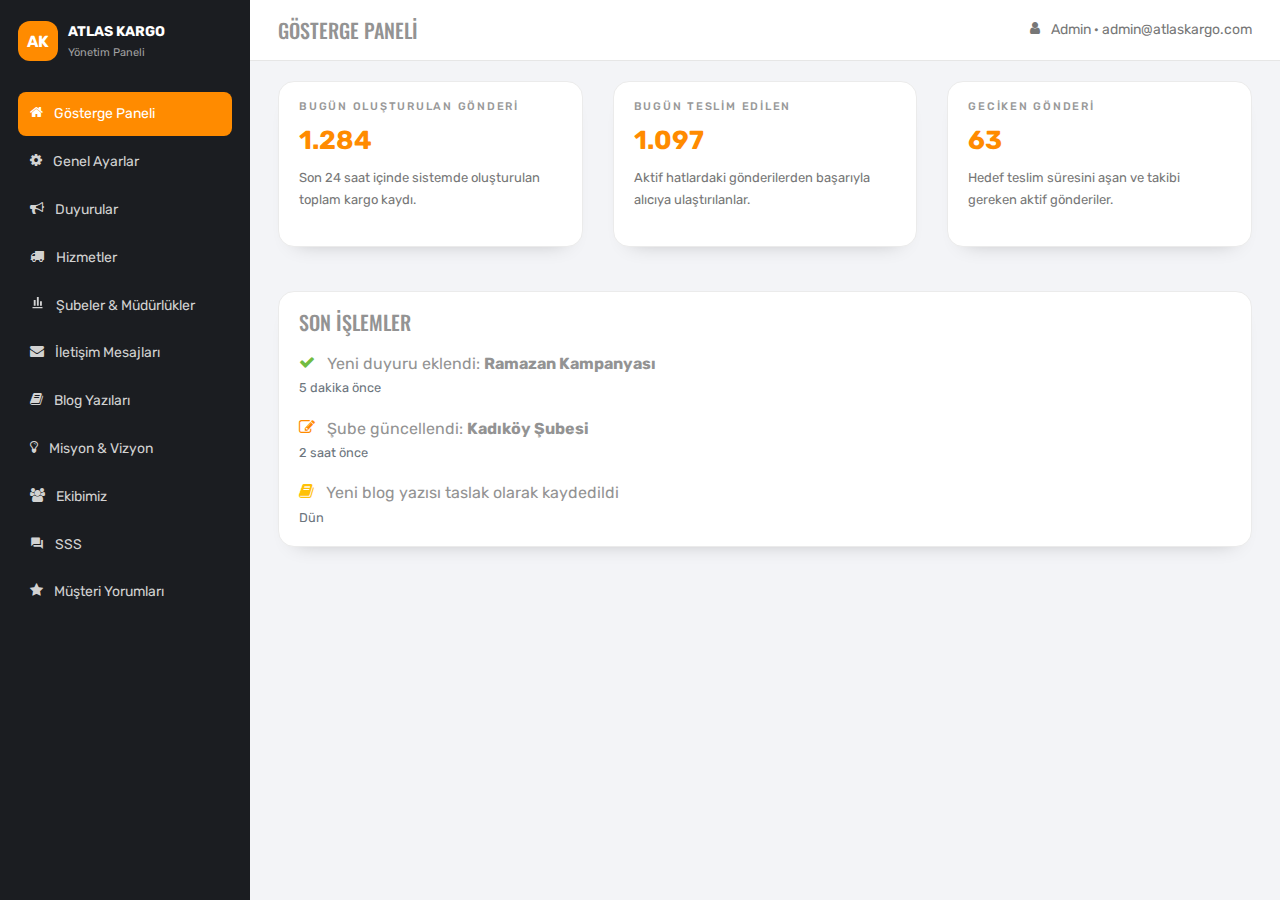
<file: admin.html>
<!doctype html>
<html lang="tr">
  <head>
    <meta charset="utf-8">
    <title>Atlas Kargo | Admin Panel</title>
    <meta name="viewport" content="width=device-width, initial-scale=1, shrink-to-fit=no">

    <link href="https://fonts.googleapis.com/css?family=Rubik:300,400,700|Oswald:400,700" rel="stylesheet">
    <link rel="stylesheet" href="css/bootstrap.min.css">
    <link rel="stylesheet" href="fonts/icomoon/style.css">
    <meta name="author" content="Atlas Kargo" />
    <link rel="icon" href="images/si-32x32.png" type="image/png">
    <link rel="shortcut icon" href="images/si-32x32.png" type="image/png">

    <link rel="stylesheet" href="css/style.css">
    <link rel="stylesheet" href="css/admin.css">
  </head>

  <body>

    <div class="admin-wrapper d-flex">

      <!-- SIDEBAR -->
      <aside class="admin-sidebar">
        <div class="admin-sidebar__brand">
          <span class="admin-logo-icon">AK</span>
          <div>
            <div class="admin-brand-title">Atlas Kargo</div>
            <div class="admin-brand-sub">Yönetim Paneli</div>
          </div>
        </div>

        <ul class="admin-nav list-unstyled">
          <li class="admin-nav-item active" data-target="dashboard">
            <span class="icon-home mr-2"></span> Gösterge Paneli
          </li>

          <li class="admin-nav-item" data-target="general">
            <span class="icon-cog mr-2"></span> Genel Ayarlar
          </li>

          <li class="admin-nav-item" data-target="announcements">
            <span class="icon-bullhorn mr-2"></span> Duyurular
          </li>

          <li class="admin-nav-item" data-target="services">
            <span class="icon-truck mr-2"></span> Hizmetler
          </li>

          <li class="admin-nav-item" data-target="branches">
            <span class="icon-branches mr-2"></span> Şubeler &amp; Müdürlükler
          </li>

          <li class="admin-nav-item" data-target="messages">
            <span class="icon-envelope mr-2"></span> İletişim Mesajları
          </li>

          <li class="admin-nav-item" data-target="blog">
            <span class="icon-book mr-2"></span> Blog Yazıları
          </li>

          <li class="admin-nav-item" data-target="mission-vision">
            <span class="icon-lightbulb-o mr-2"></span> Misyon & Vizyon
          </li>

          <li class="admin-nav-item" data-target="team">
            <span class="icon-users mr-2"></span> Ekibimiz
          </li>

          <li class="admin-nav-item" data-target="faq">
            <span class="icon-question_answer mr-2"></span> SSS
          </li>

          <li class="admin-nav-item" data-target="testimonials">
            <span class="icon-star mr-2"></span> Müşteri Yorumları
          </li>
        </ul>
      </aside>

      <div class="admin-overlay"></div>

      <!-- MAIN CONTENT -->
      <main class="admin-main">

        <!-- Top bar -->
        <header class="admin-topbar d-flex align-items-center justify-content-between">
          <div class="d-flex align-items-center">

            <!-- HAMBURGER -->
            <button type="button" class="admin-menu-toggle mr-3" aria-label="Menüyü Aç / Kapat">
              <span></span>
              <span></span>
              <span></span>
            </button>

            <h1 class="admin-page-title mb-0">Gösterge Paneli</h1>
          </div>

          <div class="admin-user">
            <span class="icon-user mr-2"></span>
            Admin · admin@atlaskargo.com
          </div>
        </header>

        <div class="admin-content">

          
          <!-- DASHBOARD -->
          <section id="panel-dashboard" class="admin-panel active">
            <div class="row">
              <div class="col-md-4 mb-4">
                <div class="admin-card">
                  <h6 class="admin-card-label">Bugün Oluşturulan Gönderi</h6>
                  <div class="admin-card-value">1.284</div>
                  <p class="admin-card-desc">
                    Son 24 saat içinde sistemde oluşturulan toplam kargo kaydı.
                  </p>
                </div>
              </div>
              <div class="col-md-4 mb-4">
                <div class="admin-card">
                  <h6 class="admin-card-label">Bugün Teslim Edilen</h6>
                  <div class="admin-card-value">1.097</div>
                  <p class="admin-card-desc">
                    Aktif hatlardaki gönderilerden başarıyla alıcıya ulaştırılanlar.
                  </p>
                </div>
              </div>
              <div class="col-md-4 mb-4">
                <div class="admin-card">
                  <h6 class="admin-card-label">Geciken Gönderi</h6>
                  <div class="admin-card-value">63</div>
                  <p class="admin-card-desc">
                    Hedef teslim süresini aşan ve takibi gereken aktif gönderiler.
                  </p>
                </div>
              </div>
            </div>

            <div class="admin-card">
              <h5 class="mb-3">Son İşlemler</h5>

              <ul class="admin-activity list-unstyled mb-0">
                <li>
                  <span class="icon-check mr-2 text-success"></span>
                  Yeni duyuru eklendi: <strong>Ramazan Kampanyası</strong>
                  <small class="text-muted d-block">5 dakika önce</small>
                </li>

                <li class="mt-3">
                  <span class="icon-edit mr-2 text-primary"></span>
                  Şube güncellendi: <strong>Kadıköy Şubesi</strong>
                  <small class="text-muted d-block">2 saat önce</small>
                </li>

                <li class="mt-3">
                  <span class="icon-book mr-2 text-warning"></span>
                  Yeni blog yazısı taslak olarak kaydedildi
                  <small class="text-muted d-block">Dün</small>
                </li>
              </ul>
            </div>

          </section>



          <!-- GENERAL SETTINGS -->
          <section id="panel-general" class="admin-panel">
            <div class="admin-card">
              <h4>Genel Site Ayarları</h4>
              <form>
                <div class="form-row">
                  <div class="form-group col-md-6">
                    <label>Site Başlığı (&lt;title&gt;)</label>
                    <input type="text" class="form-control" value="Atlas Kargo | Güvenilir Kargo ve Lojistik Çözümleri">
                  </div>
                  <div class="form-group col-md-6">
                    <label>Meta Author</label>
                    <input type="text" class="form-control" value="Atlas Kargo">
                  </div>
                </div>

                <div class="form-group">
                  <label>Meta Description</label>
                  <textarea class="form-control" rows="2">Atlas Kargo, yurtiçi ve yurtdışı güvenilir kargo ve lojistik çözümleri sunar.</textarea>
                </div>

                <div class="form-group">
                  <label>Meta Keywords</label>
                  <input type="text" class="form-control" value="kargo, lojistik, atlas kargo, taşımacılık, teslimat">
                  <small class="form-text text-muted">Virgülle ayırarak yazın.</small>
                </div>

                <hr>

                <h5>Top Bar Bilgileri</h5>
                <div class="form-row">
                  <div class="form-group col-md-6">
                    <label>Top Bar E-posta</label>
                    <input type="email" class="form-control" value="info@atlaskargo.com">
                  </div>
                  <div class="form-group col-md-6">
                    <label>Top Bar Telefon</label>
                    <input type="text" class="form-control" value="+90 (212) 555 55 55">
                  </div>
                </div>

                <button type="button" class="btn btn-primary btn-md admin-save-btn">Kaydet</button>
              </form>
            </div>

            <div class="admin-card">
              <h4>Footer Linkleri</h4>
              <div class="table-responsive">
                <table class="table table-sm table-borderless mb-3">
                  <thead>
                    <tr>
                      <th>Metin</th>
                      <th>URL</th>
                      <th style="width: 60px;"></th>
                    </tr>
                  </thead>
                  <tbody>
                    <tr>
                      <td><input type="text" class="form-control form-control-sm" value="Hakkımızda"></td>
                      <td><input type="text" class="form-control form-control-sm" value="index.html#about-section"></td>
                      <td><button class="btn btn-outline-danger btn-sm">Sil</button></td>
                    </tr>
                    <tr>
                      <td><input type="text" class="form-control form-control-sm" value="Hizmetler"></td>
                      <td><input type="text" class="form-control form-control-sm" value="services.html"></td>
                      <td><button class="btn btn-outline-danger btn-sm">Sil</button></td>
                    </tr>
                    <tr>
                      <td><input type="text" class="form-control form-control-sm" value="Şubeler"></td>
                      <td><input type="text" class="form-control form-control-sm" value="branches.html"></td>
                      <td><button class="btn btn-outline-danger btn-sm">Sil</button></td>
                    </tr>
                    <tr>
                      <td><input type="text" class="form-control form-control-sm" value="Blog"></td>
                      <td><input type="text" class="form-control form-control-sm" value="index.html#blog-section"></td>
                      <td><button class="btn btn-outline-danger btn-sm">Sil</button></td>
                    </tr>
                    <tr>
                      <td><input type="text" class="form-control form-control-sm" value="İletişim"></td>
                      <td><input type="text" class="form-control form-control-sm" value="index.html#contact-section"></td>
                      <td><button class="btn btn-outline-danger btn-sm">Sil</button></td>
                    </tr>
                  </tbody>
                </table>
              </div>

              <button class="btn btn-outline-secondary btn-sm">+ Yeni Link Ekle</button>
            </div>
          </section>



          <!-- ANNOUNCEMENTS -->
          <section id="panel-announcements" class="admin-panel">
            <div class="admin-card mb-4">
              <h4>Duyuru / Kampanya Ekle-Düzenle</h4>

              <form id="announcement-form">
                <input type="hidden" id="announcement-id">

                <div class="form-row">
                  <div class="form-group col-md-8">
                    <label>Başlık</label>
                    <input type="text" id="announcement-title" class="form-control"
                          placeholder="Örn. Ramazan Ayına Özel Kampanya">
                  </div>
                  <div class="form-group col-md-4">
                    <label>Yayın Tarihi</label>
                    <input type="date" id="announcement-date" class="form-control">
                  </div>
                </div>

                <div class="form-group">
                  <label>Kısa Açıklama</label>
                  <textarea id="announcement-excerpt" class="form-control" rows="2"
                            placeholder="Duyurunun listede görünecek kısa açıklaması"></textarea>
                </div>

                <div class="form-row">
                  <div class="form-group col-md-6">
                    <label>Buton Metni</label>
                    <input type="text" id="announcement-button-text" class="form-control"
                          placeholder="Detayları Gör">
                  </div>
                  <div class="form-group col-md-6">
                    <label>Buton Linki</label>
                    <input type="text" id="announcement-button-link" class="form-control"
                          placeholder="Örn. announcements.html#kampanya-1">
                  </div>
                </div>

                <div class="form-group">
                  <label>İçerik (Özet / Detay)</label>
                  <textarea id="announcement-content" class="form-control" rows="4"
                            placeholder="Duyurunun detay metni."></textarea>
                </div>

                <!-- ATTACHEMENTS -->
                <div class="admin-card mt-3 mb-3">
                  <h5 class="mb-3">Duyuru Ekleri (PDF, Word, Görsel vb.)</h5>

                  <div class="form-group mb-2">
                    <label>Dosya Yükle</label>
                    <input type="file" id="announcement-files" class="form-control"
                          accept=".pdf,.doc,.docx,.jpg,.jpeg,.png" multiple>
                    <small class="form-text text-muted">
                      Birden fazla dosya seçebilirsiniz. Desteklenen tipler: PDF, DOC, DOCX, JPG, PNG
                    </small>
                  </div>

                  <ul id="announcement-file-list" class="list-group mb-2"></ul>

                  <button type="button" id="clear-ann-files"
                          class="btn btn-outline-secondary btn-sm">
                    Tüm Ekleri Temizle
                  </button>
                </div>

                  <button type="button" class="btn btn-primary btn-md admin-save-btn">
                    Kaydet
                  </button>

                  <button type="button" class="btn btn-secondary btn-md" id="announcement-clear-form">
                    Formu Temizle
                  </button>
                
              </form>
            </div>

            <div class="admin-card">
              <h5>Mevcut Duyurular</h5>
              <div class="table-responsive">
                <table class="table table-sm">
                  <thead>
                    <tr>
                      <th>Başlık</th>
                      <th>Tarih</th>
                      <th>Durum</th>
                      <th style="width: 120px;"></th>
                    </tr>
                  </thead>
                  <tbody>
                    <!-- 1 — Yeni Yıl İndirim Kampanyası -->
                    <tr data-ann-row
                        data-id="yeni-yil-indirim-kampanyasi"
                        data-title="Yeni Yıl İndirim Kampanyası"
                        data-date="2025-12-15"
                        data-status="Aktif"
                        data-excerpt="Yurt içi gönderilerinizde %30’a varan indirim fırsatı. 15 Aralık 2025 – 15 Ocak 2025 tarihleri arasında geçerlidir."
                        data-button-text="Detayları Gör"
                        data-button-link="announcements.html#yeni-yil-indirim-kampanyasi"
                        data-content="Yurt içi gönderilerinizde %30’a varan indirim fırsatı sunuyoruz. Kampanya 15 Aralık 2025 – 15 Ocak 2025 tarihleri arasında geçerlidir. Belirlenen tarihler arasında oluşturulan tüm standart yurt içi gönderiler kampanya kapsamındadır.">
                      <td>Yeni Yıl İndirim Kampanyası</td>
                      <td>15.12.2025</td>
                      <td><span class="badge badge-success">Aktif</span></td>
                      <td>
                        <button class="btn btn-outline-primary btn-sm btn-ann-edit">Düzenle</button>
                        <button class="btn btn-outline-danger btn-sm btn-ann-delete">Sil</button>
                      </td>
                    </tr>

                    <!-- 2 — Yurt Dışı Gönderilerde %20 İndirim -->
                    <tr data-ann-row
                        data-id="yurtdisi-20-indirim"
                        data-title="Yurt Dışı Gönderilerde %20 İndirim"
                        data-date="2025-12-01"
                        data-status="Aktif"
                        data-excerpt="Avrupa ve Orta Doğu’ya yapılan hava kargo gönderilerinde fatura tutarı üzerinden %20 indirim uygulanmaktadır."
                        data-button-text="Detayları Gör"
                        data-button-link="announcements.html#yurtdisi-20-indirim"
                        data-content="Avrupa ve Orta Doğu’ya yapılan hava kargo gönderilerinizde fatura tutarı üzerinden %20 indirim uygulanmaktadır. Kampanya süresince seçili hatlarda geçerli olup, detaylı bilgi için müşteri temsilcinizle iletişime geçebilirsiniz.">
                      <td>Yurt Dışı Gönderilerde %20 İndirim</td>
                      <td>01.12.2025</td>
                      <td><span class="badge badge-success">Aktif</span></td>
                      <td>
                        <button class="btn btn-outline-primary btn-sm btn-ann-edit">Düzenle</button>
                        <button class="btn btn-outline-danger btn-sm btn-ann-delete">Sil</button>
                      </td>
                    </tr>

                    <!-- 3 — E-Ticaret Firmalarına Özel Kurumsal Paket -->
                    <tr data-ann-row
                        data-id="eticaret-kurumsal-paket"
                        data-title="E-Ticaret Firmalarına Özel Kurumsal Paket"
                        data-date="2025-11-25"
                        data-status="Aktif"
                        data-excerpt="E-ticaret işletmeleri için avantajlı fiyatlandırma, detaylı raporlama ve özel hesap yöneticisi içeren kurumsal paketimiz devrededir."
                        data-button-text="Detayları Gör"
                        data-button-link="announcements.html#eticaret-kurumsal-paket"
                        data-content="E-ticaret işletmeleri için geliştirdiğimiz kurumsal paketimiz; avantajlı fiyatlandırma, detaylı raporlama, özel hesap yöneticisi ve entegrasyon desteği sunar. Yüksek hacimli gönderilerinizde maliyetleri düşürürken operasyonel süreçleri kolaylaştırabilirsiniz.">
                      <td>E-Ticaret Firmalarına Özel Kurumsal Paket</td>
                      <td>25.11.2025</td>
                      <td><span class="badge badge-success">Aktif</span></td>
                      <td>
                        <button class="btn btn-outline-primary btn-sm btn-ann-edit">Düzenle</button>
                        <button class="btn btn-outline-danger btn-sm btn-ann-delete">Sil</button>
                      </td>
                    </tr>

                    <!-- 4 — Akşam Teslimat Hizmeti Başladı -->
                    <tr data-ann-row
                        data-id="aksam-teslimat"
                        data-title="Akşam Teslimat Hizmeti Başladı"
                        data-date="2025-11-10"
                        data-status="Aktif"
                        data-excerpt="İstanbul, Ankara ve İzmir’de 18:00–22:00 saatleri arasında akşam teslimat hizmeti pilot olarak başlamıştır."
                        data-button-text="Detayları Gör"
                        data-button-link="announcements.html#aksam-teslimat"
                        data-content="İstanbul, Ankara ve İzmir’de 18:00–22:00 saatleri arasında akşam teslimat hizmeti pilot olarak devreye alınmıştır. Bu hizmet ile alıcılar, mesai sonrası saatlerde gönderilerini teslim alabilmektedir. Pilot uygulama sonuçlarına göre kapsam genişletilecektir.">
                      <td>Akşam Teslimat Hizmeti Başladı</td>
                      <td>10.11.2025</td>
                      <td><span class="badge badge-success">Aktif</span></td>
                      <td>
                        <button class="btn btn-outline-primary btn-sm btn-ann-edit">Düzenle</button>
                        <button class="btn btn-outline-danger btn-sm btn-ann-delete">Sil</button>
                      </td>
                    </tr>

                    <!-- 5 — Kargo Takip Sistemimiz Güncellendi -->
                    <tr data-ann-row
                        data-id="takip-sistemi-guncellendi"
                        data-title="Kargo Takip Sistemimiz Güncellendi"
                        data-date="2025-11-01"
                        data-status="Aktif"
                        data-excerpt="Yeni takip ekranımız ile gönderilerinizi harita üzerinde gerçek zamanlı görebilir, geçmiş gönderilerinize ait detaylı raporlar alabilirsiniz."
                        data-button-text="Detayları Gör"
                        data-button-link="announcements.html#takip-sistemi-guncellendi"
                        data-content="Güncellenen kargo takip ekranımız sayesinde gönderilerinizi harita üzerinde gerçek zamanlı takip edebilir, geçmiş gönderilerinize ait detaylı raporlar alabilirsiniz. Kullanıcı dostu arayüz ile hem bireysel hem kurumsal kullanıcılar için takip süreci sadeleştirilmiştir.">
                      <td>Kargo Takip Sistemimiz Güncellendi</td>
                      <td>01.11.2025</td>
                      <td><span class="badge badge-success">Aktif</span></td>
                      <td>
                        <button class="btn btn-outline-primary btn-sm btn-ann-edit">Düzenle</button>
                        <button class="btn btn-outline-danger btn-sm btn-ann-delete">Sil</button>
                      </td>
                    </tr>

                    <!-- 6 — Anadolu Bölgesi Dağıtım Merkezimiz Yenilendi -->
                    <tr data-ann-row
                        data-id="anadolu-dagitim-merkezi"
                        data-title="Anadolu Bölgesi Dağıtım Merkezimiz Yenilendi"
                        data-date="2025-10-15"
                        data-status="Aktif"
                        data-excerpt="Konya’daki yeni dağıtım merkezimizle Anadolu bölgesindeki teslimat süreleri kısaltılmış, aktarma sayısı azaltılmıştır."
                        data-button-text="Detayları Gör"
                        data-button-link="announcements.html#anadolu-dagitim-merkezi"
                        data-content="Konya’daki yeni dağıtım merkezimiz ile Anadolu bölgesindeki teslimat süreleri kısaltılmış, aktarma sayısı azaltılmıştır. Böylece gönderileriniz daha az durakla ve daha kısa sürede alıcılara ulaştırılmaktadır.">
                      <td>Anadolu Bölgesi Dağıtım Merkezimiz Yenilendi</td>
                      <td>15.10.2025</td>
                      <td><span class="badge badge-success">Aktif</span></td>
                      <td>
                        <button class="btn btn-outline-primary btn-sm btn-ann-edit">Düzenle</button>
                        <button class="btn btn-outline-danger btn-sm btn-ann-delete">Sil</button>
                      </td>
                    </tr>

                    <!-- 7 — Hafta Sonu Teslimat Ağı Genişletildi -->
                    <tr data-ann-row
                        data-id="hafta-sonu-teslimat-genisleme"
                        data-title="Hafta Sonu Teslimat Ağı Genişletildi"
                        data-date="2025-09-30"
                        data-status="Aktif"
                        data-excerpt="Hafta sonu teslimat hizmetimiz Bursa, Kocaeli, Antalya ve Gaziantep şubelerini de kapsayacak şekilde genişletilmiştir."
                        data-button-text="Detayları Gör"
                        data-button-link="announcements.html#hafta-sonu-teslimat-genisleme"
                        data-content="Hafta sonu teslimat hizmetimiz Bursa, Kocaeli, Antalya ve Gaziantep şubelerini de kapsayacak şekilde genişletilmiştir. Böylece daha fazla ilde Cumartesi ve Pazar günleri teslimat yapılabilmektedir.">
                      <td>Hafta Sonu Teslimat Ağı Genişletildi</td>
                      <td>30.09.2025</td>
                      <td><span class="badge badge-success">Aktif</span></td>
                      <td>
                        <button class="btn btn-outline-primary btn-sm btn-ann-edit">Düzenle</button>
                        <button class="btn btn-outline-danger btn-sm btn-ann-delete">Sil</button>
                      </td>
                    </tr>

                    <!-- 8 — Öğrenci Gönderilerinde Özel Fiyatlar -->
                    <tr data-ann-row
                        data-id="ogrenci-gonderi-fiyatlari"
                        data-title="Öğrenci Gönderilerinde Özel Fiyatlar"
                        data-date="2025-08-10"
                        data-status="Aktif"
                        data-excerpt="Üniversite kayıt döneminde, öğrenci belgesini ibraz eden müşterilerimiz için şehirler arası gönderilerde indirimli fiyatlar sunulmaktadır."
                        data-button-text="Detayları Gör"
                        data-button-link="announcements.html#ogrenci-gonderi-fiyatlari"
                        data-content="Üniversite kayıt döneminde, öğrenci belgesini ibraz eden müşterilerimiz için şehirler arası gönderilerde özel indirimli fiyatlar sunulmaktadır. Kampanya süresince belirlenen ağırlık ve hatlarda geçerli olan bu avantajla öğrencilerin taşınma sürecini kolaylaştırmayı hedefliyoruz.">
                      <td>Öğrenci Gönderilerinde Özel Fiyatlar</td>
                      <td>10.08.2025</td>
                      <td><span class="badge badge-success">Aktif</span></td>
                      <td>
                        <button class="btn btn-outline-primary btn-sm btn-ann-edit">Düzenle</button>
                        <button class="btn btn-outline-danger btn-sm btn-ann-delete">Sil</button>
                      </td>
                    </tr>

                    <!-- 9 — Atlas Kargo Mobil Uygulaması Yayında -->
                    <tr data-ann-row
                        data-id="mobil-uygulama-yayinda"
                        data-title="Atlas Kargo Mobil Uygulaması Yayında"
                        data-date="2025-05-15"
                        data-status="Aktif"
                        data-excerpt="Gönderi oluşturma, takip ve şube arama işlemlerini tek ekrandan yapabileceğiniz mobil uygulamamız App Store ve Google Play’de yayınlanmıştır."
                        data-button-text="Detayları Gör"
                        data-button-link="announcements.html#mobil-uygulama-yayinda"
                        data-content="Gönderi oluşturma, takip ve şube arama işlemlerini tek ekrandan yapabileceğiniz Atlas Kargo mobil uygulamamız App Store ve Google Play’de yayınlanmıştır. Uygulama üzerinden hızlıca gönderi oluşturabilir, kargo takibi yapabilir ve size en yakın şubeyi harita üzerinden görüntüleyebilirsiniz.">
                      <td>Atlas Kargo Mobil Uygulaması Yayında</td>
                      <td>15.05.2025</td>
                      <td><span class="badge badge-success">Aktif</span></td>
                      <td>
                        <button class="btn btn-outline-primary btn-sm btn-ann-edit">Düzenle</button>
                        <button class="btn btn-outline-danger btn-sm btn-ann-delete">Sil</button>
                      </td>
                    </tr>
                  </tbody>
                </table>
              </div>
            </div>
          </section>



          <!-- SERVICES -->
          <section id="panel-services" class="admin-panel">

            <!-- homepage service cards -->
            <div class="admin-card mb-4">
              <h4>Hizmet Kartı (Anasayfa Kısa Kartlar)</h4>
              <form>
                <div class="form-row">
                  <div class="form-group col-md-8">
                    <label>Hizmet Adı (Başlık)</label>
                    <input type="text" class="form-control"
                          id="service-card-name"
                          placeholder="Örn. Kara Yolu Taşımacılığı">
                  </div>
                </div>

                <div class="form-group">
                  <label>Kısa Açıklama</label>
                  <textarea class="form-control" rows="2"
                            id="service-card-desc"
                            placeholder="Kartın altında görünen 1–2 cümlelik açıklama"></textarea>
                </div>

                <div class="form-row">
                  <div class="form-group col-md-6">
                    <label>İlgili Sayfa Linki</label>
                    <input type="text" class="form-control"
                          id="service-card-link"
                          placeholder="services.html#kara-yolu">
                  </div>
                  <div class="form-group col-md-6">
                    <label>İkon Sınıfı (icomoon / flaticon)</label>
                    <input type="text" class="form-control"
                          id="service-card-icon"
                          placeholder="flaticon-travel-1">
                  </div>
                </div>

                  <button type="button" class="btn btn-primary btn-md admin-save-btn">
                    Kaydet
                  </button>
                  <button type="button" class="btn btn-secondary btn-md admin-clear-form">
                    Formu Temizle
                  </button>

              </form>
            </div>


            <!-- (services.html) cards -->
            <div class="admin-card">
              <h4>Detaylı Hizmet İçerikleri (services.html)</h4>

              <form>
                <div class="form-group">
                  <label>Hizmet Adı (Başlık)</label>
                  <input type="text" class="form-control"
                        id="service-detail-name"
                        placeholder="Örn. Kara Yolu Taşımacılığı ile Esnek ve Hızlı Çözümler">
                </div>

                <div class="form-group">
                  <label>Kısa Giriş Metni</label>
                  <textarea class="form-control" rows="3"
                            id="service-detail-intro"
                            placeholder="Müşterilerinize Türkiye’nin dört bir yanına güvenli ve zamanında kara yolu taşımacılığı sunun..."></textarea>
                </div>

                <div class="form-group">
                  <label>Öne Çıkan Özellikler (Madde Madde)</label>
                  <div class="form-row">
                    <div class="col-md-4 mb-2">
                      <input type="text" class="form-control" id="service-feature-1"
                            placeholder="Kapıdan kapıya teslimat">
                    </div>
                    <div class="col-md-4 mb-2">
                      <input type="text" class="form-control" id="service-feature-2"
                            placeholder="Günlük sefer planları">
                    </div>
                    <div class="col-md-4 mb-2">
                      <input type="text" class="form-control" id="service-feature-3"
                            placeholder="Gerçek zamanlı yük takibi">
                    </div>
                  </div>
                </div>

                <div class="form-group">
                  <label>Detaylı Açıklama Metni</label>
                  <textarea class="form-control" rows="6"
                            id="service-detail-body"
                            placeholder="Hizmetin kapsamı, operasyon süreci, müşteri faydaları vb. detaylı açıklamaları buraya yazabilirsiniz."></textarea>
                </div>

                <div class="form-row">
                  <div class="form-group col-md-6">
                    <label>Sağ Taraftaki Görsel (Dosya Yolu)</label>
                    <input type="text" class="form-control"
                          id="service-detail-image"
                          placeholder="images/cargo_sea_big.jpg">
                  </div>
                  <div class="form-group col-md-6">
                    <label>Anchor ID (Bölüm Kimliği)</label>
                    <input type="text" class="form-control"
                          id="service-detail-anchor"
                          placeholder="deniz-yolu">
                  </div>
                </div>

                <div class="form-row">
                  <div class="form-group col-md-6">
                    <label>Buton Metni (Varsa)</label>
                    <input type="text" class="form-control"
                          id="service-detail-btn-text"
                          placeholder="Teklif Al">
                  </div>
                  <div class="form-group col-md-6">
                    <label>Buton Linki</label>
                    <input type="text" class="form-control"
                          id="service-detail-btn-link"
                          placeholder="index.html#contact-section">
                  </div>
                </div>

                  <button type="button"
                          class="btn btn-primary btn-md admin-save-btn">
                    Kaydet
                  </button>
                  <button type="button"
                          class="btn btn-secondary btn-md admin-clear-form">
                    Formu Temizle
                  </button>

              </form>

              <hr>

              <h5>Mevcut Detaylı Hizmet İçerikleri</h5>
              <div class="table-responsive">
                <table class="table table-sm">
                  <thead>
                    <tr>
                      <th>Hizmet</th>
                      <th>Anchor ID</th>
                      <th>Görsel</th>
                      <th>Durum</th>
                      <th style="width: 120px;"></th>
                    </tr>
                  </thead>
                  <tbody>

                    <!-- 1 — DENİZ YOLU -->
                    <tr data-service-detail-row
                        data-name="Deniz Yolu Taşımacılığı"
                        data-anchor="deniz-yolu"
                        data-image="images/cargo_sea_big.jpg"
                        data-status="Yayında"

                        data-intro="Uluslararası yüklerinizi güvenli, planlı ve uygun maliyetli deniz yolu çözümleriyle taşıyoruz."
                        data-feature-1="FCL / LCL konteyner çözümleri"
                        data-feature-2="Düzenli çıkış programları"
                        data-feature-3="Gümrük ve dokümantasyon desteği"
                        data-body="Deniz yolu taşımacılığı, yüksek hacimli ve nispeten düşük zaman baskısı olan yükler için en ekonomik çözümdür. Atlas Kargo olarak, geniş armatör ağımız ve güçlü acente yapımızla kapıdan kapıya taşımacılık hizmeti sunuyoruz. Rezervasyondan varışa kadar tüm süreci tek panelden takip edebilir, maliyetlerinizi öngörülebilir hale getirebilirsiniz."
                        data-btn-text="Deniz Yolu Teklif Al"
                        data-btn-link="index.html#contact-section"

                        data-card-name="Deniz Yolu Taşımacılığı"
                        data-card-desc="Uluslararası deniz taşımacılığında geniş acente ağımızla güvenli, ekonomik ve hızlı çözüm sunuyoruz."
                        data-card-link="services.html#deniz-yolu"
                        data-card-icon="flaticon-ferry">

                      <td>Deniz Yolu Taşımacılığı</td>
                      <td>deniz-yolu</td>
                      <td>images/cargo_sea_big.jpg</td>
                      <td><span class="badge badge-success">Yayında</span></td>
                      <td>
                        <button class="btn btn-outline-primary btn-sm btn-service-detail-edit">Düzenle</button>
                        <button class="btn btn-outline-danger btn-sm btn-service-detail-delete">Sil</button>
                      </td>
                    </tr>

                    <!-- 2 — HAVA YOLU -->
                    <tr data-service-detail-row
                        data-name="Hava Yolu Taşımacılığı"
                        data-anchor="hava-yolu"
                        data-image="images/cargo_plane.jpg"
                        data-status="Yayında"

                        data-intro="Zaman kritik gönderileriniz için hızlı ve güvenilir hava yolu çözümleri sağlıyoruz."
                        data-feature-1="Ekspres ve ekonomik seçenekler"
                        data-feature-2="Kapıdan kapıya teslimat"
                        data-feature-3="Online gönderi takibi"
                        data-body="Hava yolu taşımacılığı; özellikle e-ticaret, yedek parça ve numune gönderilerinde hız avantajı sunar. Atlas Kargo, anlaşmalı havayolu şirketleri üzerinden farklı uçuş ve transit süreleriyle size esnek seçenekler sunar. Operasyonunuzu tek panelden yönetebilir, müşterilerinize hızlı teslimat garantisi sağlayabilirsiniz."
                        data-btn-text="Hava Yolu Teklif Al"
                        data-btn-link="index.html#contact-section"

                        data-card-name="Hava Yolu Taşımacılığı"
                        data-card-desc="Acil ve değerli gönderileriniz için hızlı, takip edilebilir ve güvenilir hava kargo hizmeti sağlıyoruz."
                        data-card-link="services.html#hava-yolu"
                        data-card-icon="flaticon-airplane">

                      <td>Hava Yolu Taşımacılığı</td>
                      <td>hava-yolu</td>
                      <td>images/cargo_plane.jpg</td>
                      <td><span class="badge badge-success">Yayında</span></td>
                      <td>
                        <button class="btn btn-outline-primary btn-sm btn-service-detail-edit">Düzenle</button>
                        <button class="btn btn-outline-danger btn-sm btn-service-detail-delete">Sil</button>
                      </td>
                    </tr>

                    <!-- 3 — PAKET TAŞIMA & DAĞITIM -->
                    <tr data-service-detail-row
                        data-name="Paket Taşıma & Dağıtım"
                        data-anchor="paket-dagitim"
                        data-image="images/cargo_small.jpg"
                        data-status="Yayında"

                        data-intro="E-ticaret ve perakende odaklı, hızlı ve izlenebilir paket dağıtım hizmeti sunuyoruz."
                        data-feature-1="Adresten alım ve adrese teslim"
                        data-feature-2="SMS / e-posta bilgilendirme"
                        data-feature-3="İade süreci entegrasyonu"
                        data-body="Paket dağıtım hizmetimiz özellikle e-ticaret operasyonları için optimize edilmiştir. Siparişten teslimata kadar tüm adımlar takip edilebilir, müşterileriniz teslimat sürecinde şeffaf şekilde bilgilendirilir. Yoğun dönemlerde kapasite artırımı ile işletmenizi destekleriz."
                        data-btn-text="Paket Hizmeti Teklif Al"
                        data-btn-link="index.html#contact-section"

                        data-card-name="Paket Taşıma & Dağıtım"
                        data-card-desc="Şehir içi ve şehirler arası küçük paket gönderilerinizde kapıdan kapıya, hızlı ve güvenilir teslimat yapıyoruz."
                        data-card-link="services.html#paket-dagitim"
                        data-card-icon="flaticon-box">

                      <td>Paket Taşıma & Dağıtım</td>
                      <td>paket-dagitim</td>
                      <td>images/cargo_small.jpg</td>
                      <td><span class="badge badge-success">Yayında</span></td>
                      <td>
                        <button class="btn btn-outline-primary btn-sm btn-service-detail-edit">Düzenle</button>
                        <button class="btn btn-outline-danger btn-sm btn-service-detail-delete">Sil</button>
                      </td>
                    </tr>

                    <!-- 4 — KARA YOLU -->
                    <tr data-service-detail-row
                        data-name="Kara Yolu Taşımacılığı"
                        data-anchor="kara-yolu"
                        data-image="images/cargo_truck.jpg"
                        data-status="Yayında"

                        data-intro="Türkiye ve çevre ülkelere kara yolu ile güvenli ve planlı taşımacılık çözümleri sunuyoruz."
                        data-feature-1="Parsiyel ve komple araç seçenekleri"
                        data-feature-2="Düzenli güzergahlar"
                        data-feature-3="Isı kontrollü taşıma opsiyonları"
                        data-body="Kara yolu taşımacılığı, uygun maliyeti ve kapıdan kapıya teslim avantajıyla en çok tercih edilen yöntemdir. Geniş araç filomuz ve güçlü operasyon kabiliyetimizle yüklerinizi zamanında teslim ediyoruz."
                        data-btn-text="Kara Yolu Teklif Al"
                        data-btn-link="index.html#contact-section"

                        data-card-name="Kara Yolu Taşımacılığı"
                        data-card-desc="Türkiye genelinde geniş araç filomuzla esnek, güvenli ve zamanında kara yolu taşımacılığı hizmeti sunuyoruz."
                        data-card-link="services.html#kara-yolu"
                        data-card-icon="flaticon-lorry">

                      <td>Kara Yolu Taşımacılığı</td>
                      <td>kara-yolu</td>
                      <td>images/cargo_truck.jpg</td>
                      <td><span class="badge badge-success">Yayında</span></td>
                      <td>
                        <button class="btn btn-outline-primary btn-sm btn-service-detail-edit">Düzenle</button>
                        <button class="btn btn-outline-danger btn-sm btn-service-detail-delete">Sil</button>
                      </td>
                    </tr>

                    <!-- 5 — DEPOLAMA & ANTREPO -->
                    <tr data-service-detail-row
                        data-name="Depolama & Antrepo"
                        data-anchor="depolama-antrepo"
                        data-image="images/cargo_warehouse.jpg"
                        data-status="Yayında"

                        data-intro="Farklı sektörlere uygun esnek depolama ve stok yönetimi çözümleri sunuyoruz."
                        data-feature-1="Adresli raf sistemleri"
                        data-feature-2="Stok takibi ve raporlama"
                        data-feature-3="Isı / nem kontrollü alanlar"
                        data-body="Depolama hizmetimiz, ürünlerin güvenli ve izlenebilir bir şekilde saklanmasını sağlar. WMS altyapımız ile stoklarınızı anlık görüntüleyebilir, sevkiyat planlarını kolayca yönetebilirsiniz."
                        data-btn-text="Depolama Teklif Al"
                        data-btn-link="index.html#contact-section"

                        data-card-name="Depolama & Antrepo"
                        data-card-desc="Modern depolama alanlarımızda ürünlerinizi güvenli, kontrollü ve izlenebilir bir şekilde saklıyoruz."
                        data-card-link="services.html#depolama-antrepo"
                        data-card-icon="flaticon-warehouse">

                      <td>Depolama & Antrepo</td>
                      <td>depolama-antrepo</td>
                      <td>images/cargo_warehouse.jpg</td>
                      <td><span class="badge badge-success">Yayında</span></td>
                      <td>
                        <button class="btn btn-outline-primary btn-sm btn-service-detail-edit">Düzenle</button>
                        <button class="btn btn-outline-danger btn-sm btn-service-detail-delete">Sil</button>
                      </td>
                    </tr>

                    <!-- 6 — EKSPRES TESLİMAT -->
                    <tr data-service-detail-row
                        data-name="Ekspres Teslimat"
                        data-anchor="ekspres"
                        data-image="images/cargo_fast.jpg"
                        data-status="Yayında"

                        data-intro="Acil gönderileriniz için gün içi ve ertesi gün teslimat çözümleri sunuyoruz."
                        data-feature-1="Saatlik teslimat pencereleri"
                        data-feature-2="Kuryeden teslim alma"
                        data-feature-3="Öncelikli çağrı merkezi desteği"
                        data-body="Ekspres teslimat hizmetimiz, zaman kritik tüm gönderiler için tasarlanmıştır. Şehir içi veya şehirler arası hızlı teslimat seçenekleri sunuyoruz."
                        data-btn-text="Ekspres Gönderi Oluştur"
                        data-btn-link="index.html#contact-section"

                        data-card-name="Ekspres Teslimat"
                        data-card-desc="Aynı gün ve ertesi gün teslimat seçenekleriyle hızlı ve güvenilir ekspres gönderi çözümleri sunuyoruz."
                        data-card-link="services.html#ekspres"
                        data-card-icon="flaticon-add">

                      <td>Ekspres Teslimat</td>
                      <td>ekspres</td>
                      <td>images/cargo_fast.jpg</td>
                      <td><span class="badge badge-success">Yayında</span></td>
                      <td>
                        <button class="btn btn-outline-primary btn-sm btn-service-detail-edit">Düzenle</button>
                        <button class="btn btn-outline-danger btn-sm btn-service-detail-delete">Sil</button>
                      </td>
                    </tr>

                  </tbody>

                </table>
              </div>

            </div>
          </section>



          <!-- BRANCHES -->
          <section id="panel-branches" class="admin-panel">
            <div class="admin-card mb-4">
              <h4>Şube / Bölge Ekle-Düzenle</h4>
              <form id="branch-form">
                <div class="form-row">
                  <div class="form-group col-md-6">
                    <label>Adı</label>
                    <input type="text" class="form-control" id="branch-name" placeholder="Örn. İstanbul Kadıköy Şubesi">
                  </div>
                  <div class="form-group col-md-3">
                    <label>Şehir</label>
                    <input type="text" class="form-control" id="branch-city" placeholder="İstanbul">
                  </div>
                  <div class="form-group col-md-3">
                    <label>İlçe</label>
                    <input type="text" class="form-control" id="branch-district" placeholder="Kadıköy">
                  </div>
                </div>

                <div class="form-group">
                  <label>Adres</label>
                  <textarea class="form-control" rows="2" id="branch-address" placeholder="Bahariye Cd. No:28, Kadıköy / İstanbul"></textarea>
                </div>

                <div class="form-row">
                  <div class="form-group col-md-4">
                    <label>Telefon</label>
                    <input type="text" class="form-control" id="branch-phone" placeholder="+90 (216) 555 00 10">
                  </div>
                  <div class="form-group col-md-4">
                    <label>Tür</label>
                    <select class="form-control" id="branch-type">
                      <option>Şube</option>
                      <option>Bölge Müdürlüğü</option>
                    </select>
                  </div>
                  <div class="form-group col-md-4">
                    <label>Kısa Konum Başlığı</label>
                    <input type="text" class="form-control" id="branch-short" placeholder="Kadıköy / İstanbul">
                  </div>
                </div>

                  <button type="button"
                          class="btn btn-primary btn-md admin-save-btn">
                    Kaydet
                  </button>
                  <button type="button"
                          class="btn btn-secondary btn-md admin-clear-form">
                    Formu Temizle
                  </button>
              </form>
            </div>

            <div class="admin-card">
              <h5>Şubeler</h5>
              <div class="table-responsive mb-4">
                <table class="table table-sm">
                  <thead>
                    <tr>
                      <th>Ad</th>
                      <th>Şehir</th>
                      <th>İlçe</th>
                      <th>Telefon</th>
                      <th style="width: 120px;"></th>
                    </tr>
                  </thead>
                  <tbody>

                    <tr data-branch-row
                        data-name="İstanbul Avrupa Yakası Şubesi"
                        data-city="İstanbul"
                        data-district="Şişli"
                        data-phone="+90 (212) 555 00 20"
                        data-type="Şube"
                        data-short="Şişli / İstanbul">
                      <td>İstanbul Avrupa Yakası Şubesi</td>
                      <td>İstanbul</td>
                      <td>Şişli</td>
                      <td>+90 (212) 555 00 20</td>
                      <td>
                        <button class="btn btn-outline-primary btn-sm btn-branch-edit">Düzenle</button>
                        <button class="btn btn-outline-danger btn-sm btn-branch-delete">Sil</button>
                      </td>
                    </tr>

                    <tr data-branch-row
                        data-name="İstanbul Kadıköy Şubesi"
                        data-city="İstanbul"
                        data-district="Kadıköy"
                        data-phone="+90 (216) 555 00 10"
                        data-type="Şube"
                        data-short="Kadıköy / İstanbul">
                      <td>İstanbul Kadıköy Şubesi</td>
                      <td>İstanbul</td>
                      <td>Kadıköy</td>
                      <td>+90 (216) 555 00 10</td>
                      <td>
                        <button class="btn btn-outline-primary btn-sm btn-branch-edit">Düzenle</button>
                        <button class="btn btn-outline-danger btn-sm btn-branch-delete">Sil</button>
                      </td>
                    </tr>

                    <tr data-branch-row
                        data-name="Ankara Kızılay Şubesi"
                        data-city="Ankara"
                        data-district="Çankaya"
                        data-phone="+90 (312) 555 00 40"
                        data-type="Şube"
                        data-short="Çankaya / Ankara">
                      <td>Ankara Kızılay Şubesi</td>
                      <td>Ankara</td>
                      <td>Çankaya</td>
                      <td>+90 (312) 555 00 40</td>
                      <td>
                        <button class="btn btn-outline-primary btn-sm btn-branch-edit">Düzenle</button>
                        <button class="btn btn-outline-danger btn-sm btn-branch-delete">Sil</button>
                      </td>
                    </tr>

                    <tr data-branch-row
                        data-name="İzmir Konak Şubesi"
                        data-city="İzmir"
                        data-district="Konak"
                        data-phone="+90 (232) 555 00 50"
                        data-type="Şube"
                        data-short="Konak / İzmir">
                      <td>İzmir Konak Şubesi</td>
                      <td>İzmir</td>
                      <td>Konak</td>
                      <td>+90 (232) 555 00 50</td>
                      <td>
                        <button class="btn btn-outline-primary btn-sm btn-branch-edit">Düzenle</button>
                        <button class="btn btn-outline-danger btn-sm btn-branch-delete">Sil</button>
                      </td>
                    </tr>

                    <tr data-branch-row
                        data-name="Bursa Nilüfer Şubesi"
                        data-city="Bursa"
                        data-district="Nilüfer"
                        data-phone="+90 (224) 555 00 60"
                        data-type="Şube"
                        data-short="Nilüfer / Bursa">
                      <td>Bursa Nilüfer Şubesi</td>
                      <td>Bursa</td>
                      <td>Nilüfer</td>
                      <td>+90 (224) 555 00 60</td>
                      <td>
                        <button class="btn btn-outline-primary btn-sm btn-branch-edit">Düzenle</button>
                        <button class="btn btn-outline-danger btn-sm btn-branch-delete">Sil</button>
                      </td>
                    </tr>

                    <tr data-branch-row
                        data-name="Antalya Kepez Şubesi"
                        data-city="Antalya"
                        data-district="Kepez"
                        data-phone="+90 (242) 555 00 70"
                        data-type="Şube"
                        data-short="Kepez / Antalya">
                      <td>Antalya Kepez Şubesi</td>
                      <td>Antalya</td>
                      <td>Kepez</td>
                      <td>+90 (242) 555 00 70</td>
                      <td>
                        <button class="btn btn-outline-primary btn-sm btn-branch-edit">Düzenle</button>
                        <button class="btn btn-outline-danger btn-sm btn-branch-delete">Sil</button>
                      </td>
                    </tr>

                    <tr data-branch-row
                        data-name="Adana Seyhan Şubesi"
                        data-city="Adana"
                        data-district="Seyhan"
                        data-phone="+90 (322) 555 00 80"
                        data-type="Şube"
                        data-short="Seyhan / Adana">
                      <td>Adana Seyhan Şubesi</td>
                      <td>Adana</td>
                      <td>Seyhan</td>
                      <td>+90 (322) 555 00 80</td>
                      <td>
                        <button class="btn btn-outline-primary btn-sm btn-branch-edit">Düzenle</button>
                        <button class="btn btn-outline-danger btn-sm btn-branch-delete">Sil</button>
                      </td>
                    </tr>

                    <tr data-branch-row
                        data-name="Gaziantep Şehitkamil Şubesi"
                        data-city="Gaziantep"
                        data-district="Şehitkamil"
                        data-phone="+90 (342) 555 00 90"
                        data-type="Şube"
                        data-short="Şehitkamil / Gaziantep">
                      <td>Gaziantep Şehitkamil Şubesi</td>
                      <td>Gaziantep</td>
                      <td>Şehitkamil</td>
                      <td>+90 (342) 555 00 90</td>
                      <td>
                        <button class="btn btn-outline-primary btn-sm btn-branch-edit">Düzenle</button>
                        <button class="btn btn-outline-danger btn-sm btn-branch-delete">Sil</button>
                      </td>
                    </tr>
                  </tbody>
                </table>
              </div>

              <h5>Bölge Müdürlükleri</h5>
              <div class="table-responsive">
                <table class="table table-sm">
                  <thead>
                    <tr>
                      <th>Ad</th>
                      <th>Şehir</th>
                      <th>İlçe</th>
                      <th>Telefon</th>
                      <th style="width: 120px;"></th>
                    </tr>
                  </thead>
                  <tbody>
                    <tr data-branch-row
                        data-name="Marmara Bölge Müdürlüğü"
                        data-city="İstanbul"
                        data-district="Üsküdar"
                        data-phone="+90 (216) 555 10 10"
                        data-type="Bölge Müdürlüğü"
                        data-short="Üsküdar / İstanbul">
                      <td>Marmara Bölge Müdürlüğü</td>
                      <td>İstanbul</td>
                      <td>Üsküdar</td>
                      <td>+90 (216) 555 10 10</td>
                      <td>
                        <button class="btn btn-outline-primary btn-sm btn-branch-edit">Düzenle</button>
                        <button class="btn btn-outline-danger btn-sm btn-branch-delete">Sil</button>
                      </td>
                    </tr>

                    <tr data-branch-row
                        data-name="İç Anadolu Bölge Müdürlüğü"
                        data-city="Ankara"
                        data-district="Çankaya"
                        data-phone="+90 (312) 555 10 20"
                        data-type="Bölge Müdürlüğü"
                        data-short="Çankaya / Ankara">
                      <td>İç Anadolu Bölge Müdürlüğü</td>
                      <td>Ankara</td>
                      <td>Çankaya</td>
                      <td>+90 (312) 555 10 20</td>
                      <td>
                        <button class="btn btn-outline-primary btn-sm btn-branch-edit">Düzenle</button>
                        <button class="btn btn-outline-danger btn-sm btn-branch-delete">Sil</button>
                      </td>
                    </tr>

                    <tr data-branch-row
                        data-name="Ege Bölge Müdürlüğü"
                        data-city="İzmir"
                        data-district="Bayraklı"
                        data-phone="+90 (232) 555 10 30"
                        data-type="Bölge Müdürlüğü"
                        data-short="Bayraklı / İzmir">
                      <td>Ege Bölge Müdürlüğü</td>
                      <td>İzmir</td>
                      <td>Bayraklı</td>
                      <td>+90 (232) 555 10 30</td>
                      <td>
                        <button class="btn btn-outline-primary btn-sm btn-branch-edit">Düzenle</button>
                        <button class="btn btn-outline-danger btn-sm btn-branch-delete">Sil</button>
                      </td>
                    </tr>

                    <tr data-branch-row
                        data-name="Akdeniz Bölge Müdürlüğü"
                        data-city="Antalya"
                        data-district="Kepez"
                        data-phone="+90 (242) 555 10 40"
                        data-type="Bölge Müdürlüğü"
                        data-short="Kepez / Antalya">
                      <td>Akdeniz Bölge Müdürlüğü</td>
                      <td>Antalya</td>
                      <td>Kepez</td>
                      <td>+90 (242) 555 10 40</td>
                      <td>
                        <button class="btn btn-outline-primary btn-sm btn-branch-edit">Düzenle</button>
                        <button class="btn btn-outline-danger btn-sm btn-branch-delete">Sil</button>
                      </td>
                    </tr>

                    <tr data-branch-row
                        data-name="Karadeniz Bölge Müdürlüğü"
                        data-city="Samsun"
                        data-district="İlkadım"
                        data-phone="+90 (362) 555 10 50"
                        data-type="Bölge Müdürlüğü"
                        data-short="İlkadım / Samsun">
                      <td>Karadeniz Bölge Müdürlüğü</td>
                      <td>Samsun</td>
                      <td>İlkadım</td>
                      <td>+90 (362) 555 10 50</td>
                      <td>
                        <button class="btn btn-outline-primary btn-sm btn-branch-edit">Düzenle</button>
                        <button class="btn btn-outline-danger btn-sm btn-branch-delete">Sil</button>
                      </td>
                    </tr>
                  </tbody>                
                </table>
              </div>

            </div>
          </section>


          <!-- BLOG -->
          <section id="panel-blog" class="admin-panel">
            <div class="admin-card mb-4">
              <h4>Blog Yazısı Ekle-Düzenle</h4>
              <form id="blog-form">
                <div class="form-row">
                  <div class="form-group col-md-8">
                    <label>Başlık</label>
                    <input type="text" class="form-control" id="blog-title" placeholder="E-ticarette Kargo Süreçlerini İyileştirmenin 5 Yolu">
                  </div>
                  <div class="form-group col-md-4">
                    <label>Tarih</label>
                    <input type="date" class="form-control" id="blog-date">
                  </div>
                </div>

                <div class="form-group">
                  <label>Kısa Özet (Lead)</label>
                  <textarea class="form-control" rows="2" id="blog-lead" placeholder="E-ticarette müşterinin gözünde “alışverişin bittiği yer” ödeme ekranı gibi görünse de..."></textarea>
                </div>

                <div class="form-group">
                  <label>Hero Arkaplan Görseli</label>
                  <input type="text" class="form-control" id="blog-hero" placeholder="Görselin dosya yolu. Örn: images/cargo_sea_big.jpg">
                </div>

                <div class="form-group">
                  <label>Kategoriler</label>
                  <input type="text" class="form-control" id="blog-categories" placeholder="E-ticaret, Lojistik">
                  <small class="form-text text-muted">Kategorileri virgülle ayırın.</small>
                </div>

                <div class="form-group">
                  <label>Etiketler</label>
                  <input type="text" class="form-control" id="blog-tags" placeholder="#kargo, #müşterimemnuniyeti, #atlaskargo">
                </div>

                <div class="form-group">
                  <label>İçerik (Özet / Body)</label>
                  <textarea class="form-control" rows="6" id="blog-body" placeholder="Yazının gövde içeriği."></textarea>
                </div>

                  <button type="button"
                          class="btn btn-primary btn-md admin-save-btn">
                    Kaydet
                  </button>
                  <button type="button"
                          class="btn btn-secondary btn-md admin-clear-form">
                    Formu Temizle
                  </button>              
                </form>
            </div>

            <div class="admin-card">
              <h5>Yazı Listesi</h5>
              <div class="table-responsive">
                <table class="table table-sm">
                  <thead>
                    <tr>
                      <th>Başlık</th>
                      <th>Tarih</th>
                      <th>Kategori</th>
                      <th>Durum</th>
                      <th style="width: 120px;"></th>
                    </tr>
                  </thead>
                  <tbody>
                    <tr data-blog-row
                        data-title="Depolama Maliyetlerini Azaltmanın 3 Yolu"
                        data-date="2025-10-01"
                        data-category="Depolama"
                        data-status="Taslak">
                      <td>Depolama Maliyetlerini Azaltmanın 3 Yolu</td>
                      <td>01.10.2025</td>
                      <td>Depolama</td>
                      <td><span class="badge badge-secondary">Taslak</span></td>
                      <td>
                        <button class="btn btn-outline-primary btn-sm btn-blog-edit">Düzenle</button>
                        <button class="btn btn-outline-danger btn-sm btn-blog-delete">Sil</button>
                      </td>
                    </tr>

                    <tr data-blog-row
                        data-title="Uluslararası Gönderilerde Gümrük Süreci Nasıl İşler"
                        data-date="2025-06-19"
                        data-category="E-ticart, Lojistik"
                        data-status="Yayında">
                      <td>Uluslararası Gönderilerde Gümrük Süreci Nasıl İşler</td>
                      <td>19.06.2025</td>
                      <td>E-ticart, Lojistik</td>
                      <td><span class="badge badge-success">Yayında</span></td>
                      <td>
                        <button class="btn btn-outline-primary btn-sm btn-blog-edit">Düzenle</button>
                        <button class="btn btn-outline-danger btn-sm btn-blog-delete">Sil</button>
                      </td>
                    </tr>

                    <tr data-blog-row
                        data-title="E-ticarette Kargo Süreçlerini İyileştirmenin 5 Yolu"
                        data-date="2025-03-12"
                        data-category="E-ticaret, Lojistik"
                        data-status="Yayında">
                      <td>E-ticarette Kargo Süreçlerini İyileştirmenin 5 Yolu</td>
                      <td>12.03.2025</td>
                      <td>E-ticaret, Lojistik</td>
                      <td><span class="badge badge-success">Yayında</span></td>
                      <td>
                        <button class="btn btn-outline-primary btn-sm btn-blog-edit">Düzenle</button>
                        <button class="btn btn-outline-danger btn-sm btn-blog-delete">Sil</button>
                      </td>
                    </tr>
                  </tbody>
                </table>
              </div>
            </div>
          </section>


          <!-- CONTACTS -->
          <section id="panel-messages" class="admin-panel">
            <div class="row">

              <!-- left -->
              <div class="col-lg-5 mb-4">
                <div class="admin-card">
                  <h4>Gelen Mesajlar</h4>

                  <div class="form-group mb-3">
                    <input type="text" class="form-control form-control-sm"
                           id="message-search"
                           placeholder="İsim, e-posta veya konuya göre ara">
                  </div>

                  <div class="table-responsive">
                    <table class="table table-sm admin-messages-table mb-0">
                      <thead>
                        <tr>
                          <th>Gönderen</th>
                          <th>Konu</th>
                          <th>Tarih</th>
                          <th style="width: 70px;">Durum</th>
                        </tr>
                      </thead>
                      <tbody>
                        <tr data-message-row
                            data-name="Ali Kerem Kızılkaya"
                            data-email="alikizilkaya@gmail.com"
                            data-subject="Kargo takibi hakkında"
                            data-message="Merhaba, gönderim 3 gündür aynı durumda görünüyor. Detaylı bilgi alabilir miyim?"
                            data-date="06.12.2025"
                            data-status="Yeni">
                          <td>Ali Kerem Kızılkaya</td>
                          <td>Kargo takibi hakkında</td>
                          <td>06.12.2025</td>
                          <td><span class="badge badge-danger">Yeni</span></td>
                        </tr>

                        <tr data-message-row
                            data-name="Erdem Balcı"
                            data-email="balci.erdem@gmail.com"
                            data-subject="Kargo takibi hakkında"
                            data-message="E-ticaret firmam için depolama hizmetinizden faydalanmak istiyorum. Detaylı bilgi alabilir miyim?"
                            data-date="05.12.2025"
                            data-status="Yeni">
                          <td>Erdem Balcı</td>
                          <td>Depolama hizmeti</td>
                          <td>05.12.2025</td>
                          <td><span class="badge badge-danger">Yeni</span></td>
                        </tr>

                        <tr data-message-row
                            data-name="Begüm Zehra Mutlu"
                            data-email="zehra_b.mutlu@gmail.com"
                            data-subject="Hasarlı ürün bildirimi"
                            data-message="Teslim aldığım pakette ürün hasarlıydı, süreç hakkında bilgi alabilir miyim?"
                            data-date="01.12.2025"
                            data-status="Okundu">
                          <td>Begüm Zehra Mutlu</td>
                          <td>Hasarlı ürün bildirimi</td>
                          <td>01.12.2025</td>
                          <td><span class="badge badge-warning">Okundu</span></td>
                        </tr>

                        <tr data-message-row
                            data-name="Osman Uygun"
                            data-email="ahmet.uygun@gmail.com"
                            data-subject="Kurumsal fiyat teklifi"
                            data-message="Şirketimiz için aylık ortalama 300 gönderi yapıyoruz, kurumsal teklif almak istiyoruz."
                            data-date="30.11.2025"
                            data-status="Yanıtlandı">
                          <td>Osman Uygun</td>
                          <td>Kurumsal fiyat teklifi</td>
                          <td>30.11.2025</td>
                          <td><span class="badge badge-success">Yanıtlandı</span></td>
                        </tr>

                      </tbody>
                    </table>
                  </div>
                </div>
              </div>

              <!-- right -->
              <div class="col-lg-7 mb-4">
                <div class="admin-card" id="message-detail">
                  <h4>Mesaj Detayı &amp; Cevap</h4>

                  <p class="text-muted mb-3" id="message-empty-info">
                    Soldan bir mesaj seçtiğinizde detayları burada göreceksiniz.
                  </p>

                  <form id="message-reply-form" style="display:none;">
                    <div class="form-row">
                      <div class="form-group col-md-6">
                        <label>Gönderen Adı</label>
                        <input type="text" class="form-control form-control-sm"
                               id="msg-name" readonly>
                      </div>
                      <div class="form-group col-md-6">
                        <label>E-posta</label>
                        <input type="email" class="form-control form-control-sm"
                               id="msg-email" readonly>
                      </div>
                    </div>

                    <div class="form-group">
                      <label>Konu</label>
                      <input type="text" class="form-control form-control-sm"
                             id="msg-subject" readonly>
                    </div>

                    <div class="form-group">
                      <label>İletilen Mesaj</label>
                      <textarea class="form-control form-control-sm" rows="4"
                                id="msg-body" readonly></textarea>
                    </div>

                    <div class="form-row">
                      <div class="form-group col-md-4">
                        <label>Tarih</label>
                        <input type="text" class="form-control form-control-sm"
                               id="msg-date" readonly>
                      </div>
                      <div class="form-group col-md-4">
                        <label>Durum</label>
                        <select id="msg-status" class="form-control form-control-sm">
                          <option value="Yeni">Yeni</option>
                          <option value="Okundu">Okundu</option>
                          <option value="Yanıtlandı">Yanıtlandı</option>
                          <option value="Arşivlendi">Arşivlendi</option>
                        </select>
                      </div>
                    </div>

                    <hr>

                    <div class="form-group">
                      <label>Cevabınız</label>
                      <textarea class="form-control" rows="4"
                                id="msg-reply"
                                placeholder="Müşteriye göndereceğiniz e-posta metnini buraya yazın."></textarea>
                    </div>

                    <div class="d-flex justify-content-between">
                      <button type="button"
                              class="btn btn-outline-secondary btn-sm"
                              id="msg-clear-reply">
                        Cevabı Temizle
                      </button>

                      <button type="button"
                              class="btn btn-primary btn-md"
                              id="msg-send-reply">
                        Cevabı Gönder
                      </button>
                    </div>

                  </form>
                </div>
              </div>

            </div>
          </section>

          <!-- MISSION-VISION -->

          <section id="panel-mission-vision" class="admin-panel">

            <div class="admin-card mb-4">
              <h4>Misyon &amp; Vizyon Düzenle</h4>

              <form>

                <div class="form-group">
                  <label>Misyon Başlığı</label>
                  <input type="text" class="form-control" id="ms-title" 
                        placeholder="Misyonumuz">
                </div>

                <div class="form-group">
                  <label>Misyon Metni</label>
                  <textarea class="form-control" rows="5" id="ms-body"
                            placeholder="Misyon açıklaması..."></textarea>
                </div>

                <hr>

                <div class="form-group">
                  <label>Vizyon Başlığı</label>
                  <input type="text" class="form-control" id="vs-title" 
                        placeholder="Vizyonumuz">
                </div>

                <div class="form-group">
                  <label>Vizyon Metni</label>
                  <textarea class="form-control" rows="5" id="vs-body"
                            placeholder="Vizyon açıklaması..."></textarea>
                </div>

                <button type="button" class="btn btn-primary admin-save-btn">Kaydet</button>

              </form>
            </div>

          </section>


          <!-- TEAM -->

          <section id="panel-team" class="admin-panel">

            <div class="admin-card mb-4">
              <h4>Ekip Üyesi Ekle / Düzenle</h4>

              <form>

                <div class="form-row">
                  <div class="form-group col-md-6">
                    <label>Ad Soyad</label>
                    <input type="text" class="form-control" id="team-name">
                  </div>
                  <div class="form-group col-md-6">
                    <label>Pozisyon</label>
                    <input type="text" class="form-control" id="team-position">
                  </div>
                </div>

                <div class="form-group">
                  <label>Kısa Açıklama</label>
                  <textarea class="form-control" rows="3" id="team-desc"></textarea>
                </div>

                <div class="form-group">
                  <label>Profil Fotoğrafı (yol)</label>
                  <input type="text" class="form-control" id="team-photo"
                        placeholder="images/person_1.jpg">
                </div>

                  <button type="button"
                          class="btn btn-primary btn-md admin-save-btn">
                    Kaydet
                  </button>
                  <button type="button"
                          class="btn btn-secondary btn-md admin-clear-form">
                    Formu Temizle
                  </button>
              </form>
            </div>

            <div class="admin-card">
              <h5>Mevcut Ekip Üyeleri</h5>
              <div class="table-responsive">
                <table class="table table-sm">
                  <thead>
                    <tr>
                      <th>Ad</th>
                      <th>Pozisyon</th>
                      <th>Fotoğraf</th>
                      <th style="width:120px;"></th>
                    </tr>
                  </thead>

                  <tbody id="team-list">

            <tr data-team-row
                data-name="Ahmet Mert Yılmaz"
                data-position="Kurucu Ortak"
                data-desc="Uluslararası lojistik operasyonlarında 10+ yıllık deneyime sahip olan Yılmaz, Atlas Kargo’nun stratejik yönünü ve büyümesini yönetmektedir."
                data-photo="images/person_1.jpg">
              <td>Ahmet Mert Yılmaz</td>
              <td>Kurucu Ortak</td>
              <td>images/person_1.jpg</td>
              <td>
                <button class="btn btn-outline-primary btn-sm btn-team-edit">Düzenle</button>
                <button class="btn btn-outline-danger btn-sm btn-team-delete">Sil</button>
              </td>
            </tr>

            <tr data-team-row
                data-name="Bahar Karasu"
                data-position="Kurucu Ortak"
                data-desc="Tedarik zinciri yönetimi ve müşteri ilişkileri alanında uzman olan Karasu, operasyonel süreçlerin verimli şekilde yürütülmesini sağlar."
                data-photo="images/person_2.jpg">
              <td>Bahar Karasu</td>
              <td>Kurucu Ortak</td>
              <td>images/person_2.jpg</td>
              <td>
                <button class="btn btn-outline-primary btn-sm btn-team-edit">Düzenle</button>
                <button class="btn btn-outline-danger btn-sm btn-team-delete">Sil</button>
              </td>
            </tr>

            <tr data-team-row
                data-name="Burak Demir"
                data-position="Operasyon Müdürü"
                data-desc="Yurt içi ve yurt dışı gönderi süreçlerinin koordinasyonunu sağlayan Demir, operasyonların sorunsuz ilerlemesinden sorumludur."
                data-photo="images/person_3.jpg">
              <td>Burak Demir</td>
              <td>Operasyon Müdürü</td>
              <td>images/person_3.jpg</td>
              <td>
                <button class="btn btn-outline-primary btn-sm btn-team-edit">Düzenle</button>
                <button class="btn btn-outline-danger btn-sm btn-team-delete">Sil</button>
              </td>
            </tr>

            <tr data-team-row
                data-name="Elif Zeynep Çetin"
                data-position="Finans Müdürü"
                data-desc="Atlas Kargo’nun finansal planlama, maliyet optimizasyonu ve bütçe süreçlerini yöneten Çetin, şirketin mali sürdürülebilirliğini sağlar."
                data-photo="images/person_4.jpg">
              <td>Elif Zeynep Çetin</td>
              <td>Finans Müdürü</td>
              <td>images/person_4.jpg</td>
              <td>
                <button class="btn btn-outline-primary btn-sm btn-team-edit">Düzenle</button>
                <button class="btn btn-outline-danger btn-sm btn-team-delete">Sil</button>
              </td>
            </tr>

            <tr data-team-row
                data-name="Hasan Aktoprak"
                data-position="Araç Filosu Sorumlusu"
                data-desc="Teslimat araçlarının planlanması, bakımı ve rota yönetimini koordine eden Aktoprak, tüm taşıma ağının verimli çalışmasını sağlar."
                data-photo="images/person_5.jpg">
              <td>Hasan Aktoprak</td>
              <td>Araç Filosu Sorumlusu</td>
              <td>images/person_5.jpg</td>
              <td>
                <button class="btn btn-outline-primary btn-sm btn-team-edit">Düzenle</button>
                <button class="btn btn-outline-danger btn-sm btn-team-delete">Sil</button>
              </td>
            </tr>

            <tr data-team-row
                data-name="Tuğba Nur Erçil"
                data-position="Paket ve Depo Sorumlusu"
                data-desc="Depo süreçleri, paket kabul, barkodlama ve yükleme aşamalarını yöneten Erçil, gönderilerin güvenle işlenmesini sağlar."
                data-photo="images/person_6.jpg">
              <td>Tuğba Nur Erçil</td>
              <td>Paket ve Depo Sorumlusu</td>
              <td>images/person_6.jpg</td>
              <td>
                <button class="btn btn-outline-primary btn-sm btn-team-edit">Düzenle</button>
                <button class="btn btn-outline-danger btn-sm btn-team-delete">Sil</button>
              </td>
            </tr>

          </tbody>
                </table>
              </div>
            </div>

          </section>


          <!-- SSS -->

          <section id="panel-faq" class="admin-panel">

            <div class="admin-card mb-4">
              <h4>SSS Soru &amp; Cevap Düzenle</h4>

              <form>
                <div class="form-group">
                  <label>Soru</label>
                  <input type="text" class="form-control" id="faq-question"
                        placeholder="Örn. Kargo takibini nasıl yapabilirim?">
                </div>

                <div class="form-group">
                  <label>Cevap</label>
                  <textarea class="form-control" rows="4" id="faq-answer"></textarea>
                </div>

                  <button type="button"
                          class="btn btn-primary btn-md admin-save-btn">
                    Kaydet
                  </button>
                  <button type="button"
                          class="btn btn-secondary btn-md admin-clear-form">
                    Formu Temizle
                  </button>              
                </form>
            </div>

            <div class="admin-card">
              <h5>Mevcut SSS</h5>
              <div class="table-responsive">
                <table class="table table-sm">
                  <thead>
                    <tr>
                      <th>Soru</th>
                      <th style="width:120px;"></th>
                    </tr>
                  </thead>

                  <tbody id="faq-list">

            <tr data-faq-row
                data-question="Kargomun tahmini teslim süresi nedir?"
                data-answer="Teslimat süresi gönderinin çıkış ve varış noktalarına, seçtiğiniz hizmet tipine ve yoğunluk durumuna göre değişir. Şehir içi gönderiler genellikle 1 iş günü, şehirler arası gönderiler ise 1–3 iş günü içinde teslim edilir.">
              <td>Kargomun tahmini teslim süresi nedir?</td>
              <td style="width:120px;">
                <button class="btn btn-outline-primary btn-sm btn-faq-edit">Düzenle</button>
                <button class="btn btn-outline-danger btn-sm btn-faq-delete">Sil</button>
              </td>
            </tr>

            <tr data-faq-row
                data-question="Kargo takibini nasıl yapabilirim?"
                data-answer="Size iletilen takip numarasını ana sayfadaki “Kargo Takip” alanına girerek gönderinizin anlık durumunu sorgulayabilirsiniz.">
              <td>Kargo takibini nasıl yapabilirim?</td>
              <td>
                <button class="btn btn-outline-primary btn-sm btn-faq-edit">Düzenle</button>
                <button class="btn btn-outline-danger btn-sm btn-faq-delete">Sil</button>
              </td>
            </tr>

            <tr data-faq-row
                data-question="Yurt dışına gönderim yapıyor musunuz?"
                data-answer="Evet. Avrupa, Asya, Kuzey Amerika ve Orta Doğu dahil birçok ülkeye hava ve deniz yolu taşımacılığı ile gönderi hizmeti sunuyoruz.">
              <td>Yurt dışına gönderim yapıyor musunuz?</td>
              <td>
                <button class="btn btn-outline-primary btn-sm btn-faq-edit">Düzenle</button>
                <button class="btn btn-outline-danger btn-sm btn-faq-delete">Sil</button>
              </td>
            </tr>

            <tr data-faq-row
                data-question="Gönderi ağırlığı ve boyut nasıl hesaplanır?"
                data-answer="Ücretlendirme, gerçek ağırlık ile hacimsel ağırlık karşılaştırılarak yüksek olan değer üzerinden yapılır. Hacimsel ağırlık = En × Boy × Yükseklik / 5000 formülüyle hesaplanır.">
              <td>Gönderi ağırlığı ve boyut nasıl hesaplanır?</td>
              <td>
                <button class="btn btn-outline-primary btn-sm btn-faq-edit">Düzenle</button>
                <button class="btn btn-outline-danger btn-sm btn-faq-delete">Sil</button>
              </td>
            </tr>

            <tr data-faq-row
                data-question="Gönderimi kapıdan alıyor musunuz?"
                data-answer="Hızlı Teslimat ve Kurumsal paketlerde kapıdan gönderi alım hizmeti sunuyoruz. Standart paketlerde ise ek hizmet olarak alınabilir.">
              <td>Gönderimi kapıdan alıyor musunuz?</td>
              <td>
                <button class="btn btn-outline-primary btn-sm btn-faq-edit">Düzenle</button>
                <button class="btn btn-outline-danger btn-sm btn-faq-delete">Sil</button>
              </td>
            </tr>

            <tr data-faq-row
                data-question="Ödeme yöntemleri nelerdir?"
                data-answer="Kredi kartı, banka kartı, kapıda ödeme ve şirketlere özel aylık faturalandırma seçenekleri sunuyoruz.">
              <td>Ödeme yöntemleri nelerdir?</td>
              <td>
                <button class="btn btn-outline-primary btn-sm btn-faq-edit">Düzenle</button>
                <button class="btn btn-outline-danger btn-sm btn-faq-delete">Sil</button>
              </td>
            </tr>

          </tbody>


                </table>
              </div>
            </div>

          </section>


          <!-- TESTIMOANIALS -->

          <section id="panel-testimonials" class="admin-panel">

            <div class="admin-card mb-4">
              <h4>Müşteri Yorumu Ekle / Düzenle</h4>

              <form>

                <div class="form-row">
                  <div class="form-group col-md-6">
                    <label>Ad Soyad</label>
                    <input type="text" class="form-control" id="testi-name">
                  </div>
                  <div class="form-group col-md-6">
                    <label>Rol / Ünvan</label>
                    <input type="text" class="form-control" id="testi-role"
                          placeholder="Örn. E-ticaret İşletmesi Sahibi">
                  </div>
                </div>

                <div class="form-group">
                  <label>Yorum</label>
                  <textarea class="form-control" rows="4" id="testi-comment"></textarea>
                </div>

                <div class="form-group">
                  <label>Fotoğraf (yol)</label>
                  <input type="text" class="form-control" id="testi-photo"
                        placeholder="images/person_4.jpg">
                </div>

                  <button type="button"
                          class="btn btn-primary btn-md admin-save-btn">
                    Kaydet
                  </button>
                  <button type="button"
                          class="btn btn-secondary btn-md admin-clear-form">
                    Formu Temizle
                  </button>              
                </form>
            </div>


            <div class="admin-card">
              <h5>Mevcut Yorumlar</h5>

              <div class="table-responsive">
                <table class="table table-sm">
                  <thead>
                    <tr>
                      <th>Ad</th>
                      <th>Ünvan</th>
                      <th>Foto</th>
                      <th style="width:120px;"></th>
                    </tr>
                  </thead>

                  <tbody id="testimonials-list">

            <tr data-testimonial-row
                data-name="Emre Kaya"
                data-role="E-ticaret İşletmesi Sahibi"
                data-comment="Atlas Kargo ile çalışmaya başladığımızdan beri teslimat sürelerimiz ciddi şekilde kısaldı. Canlı takip ekranı sayesinde gönderilerimizi anlık olarak izleyebiliyoruz."
                data-photo="images/person_5.jpg">
              <td>Emre Kaya</td>
              <td>E-ticaret İşletmesi Sahibi</td>
              <td>images/person_5.jpg</td>
              <td style="width:120px;">
                <button class="btn btn-outline-primary btn-sm btn-testimonial-edit">Düzenle</button>
                <button class="btn btn-outline-danger btn-sm btn-testimonial-delete">Sil</button>
              </td>
            </tr>

            <tr data-testimonial-row
                data-name="Selin Arslan"
                data-role="İhracat Sorumlusu"
                data-comment="Yurt dışı gönderilerimizde hem fiyat hem hız açısından çok memnunuz. Gümrük sürecinde de bizi yönlendirmeleri işimizi kolaylaştırıyor. Kurumsal olarak gözü kapalı güveniyoruz."
                data-photo="images/person_4.jpg">
              <td>Selin Arslan</td>
              <td>İhracat Sorumlusu</td>
              <td>images/person_4.jpg</td>
              <td>
                <button class="btn btn-outline-primary btn-sm btn-testimonial-edit">Düzenle</button>
                <button class="btn btn-outline-danger btn-sm btn-testimonial-delete">Sil</button>
              </td>
            </tr>

            <tr data-testimonial-row
                data-name="Gizem Kurt"
                data-role="Bireysel Müşteri"
                data-comment="Online siparişlerimin teslimatında hiçbir gecikme yaşamadım. Paketleme özenliydi ve teslimat öncesi bilgilendirme mesajları gerçekten çok yardımcı oluyor."
                data-photo="images/person_2.jpg">
              <td>Gizem Kurt</td>
              <td>Bireysel Müşteri</td>
              <td>images/person_2.jpg</td>
              <td>
                <button class="btn btn-outline-primary btn-sm btn-testimonial-edit">Düzenle</button>
                <button class="btn btn-outline-danger btn-sm btn-testimonial-delete">Sil</button>
              </td>
            </tr>

            <tr data-testimonial-row
                data-name="Burcu Yıldız"
                data-role="Mağaza Zinciri Müdürü"
                data-comment="Şehir içi ekspres teslimatlarda saatlere göre planlama yapabilmemiz bizim için büyük avantaj. Atlas Kargo ekibi her zaman ulaşılabilir ve çözüm odaklı."
                data-photo="images/person_6.jpg">
              <td>Burcu Yıldız</td>
              <td>Mağaza Zinciri Müdürü</td>
              <td>images/person_6.jpg</td>
              <td>
                <button class="btn btn-outline-primary btn-sm btn-testimonial-edit">Düzenle</button>
                <button class="btn btn-outline-danger btn-sm btn-testimonial-delete">Sil</button>
              </td>
            </tr>

            <tr data-testimonial-row
                data-name="Ahmet Demir"
                data-role="KOBİ Sahibi"
                data-comment="Bireysel gönderilerimde de kurumsal gönderilerimde de aynı özeni göstermeleri güven veriyor. Teslimat bildirimleri sayesinde müşterilerimizi rahatça bilgilendirebiliyoruz."
                data-photo="images/person_1.jpg">
              <td>Ahmet Demir</td>
              <td>KOBİ Sahibi</td>
              <td>images/person_1.jpg</td>
              <td>
                <button class="btn btn-outline-primary btn-sm btn-testimonial-edit">Düzenle</button>
                <button class="btn btn-outline-danger btn-sm btn-testimonial-delete">Sil</button>
              </td>
            </tr>

          </tbody>
                </table>
              </div>
            </div>

          </section>
        

        </div>
      </main>

    </div>


    <!-- SCRIPTS -->
    <script src="js/jquery-3.3.1.min.js"></script>
    <script src="js/bootstrap.min.js"></script>
    <script src="js/admin.js"></script>

  </body>
</html>
</file>
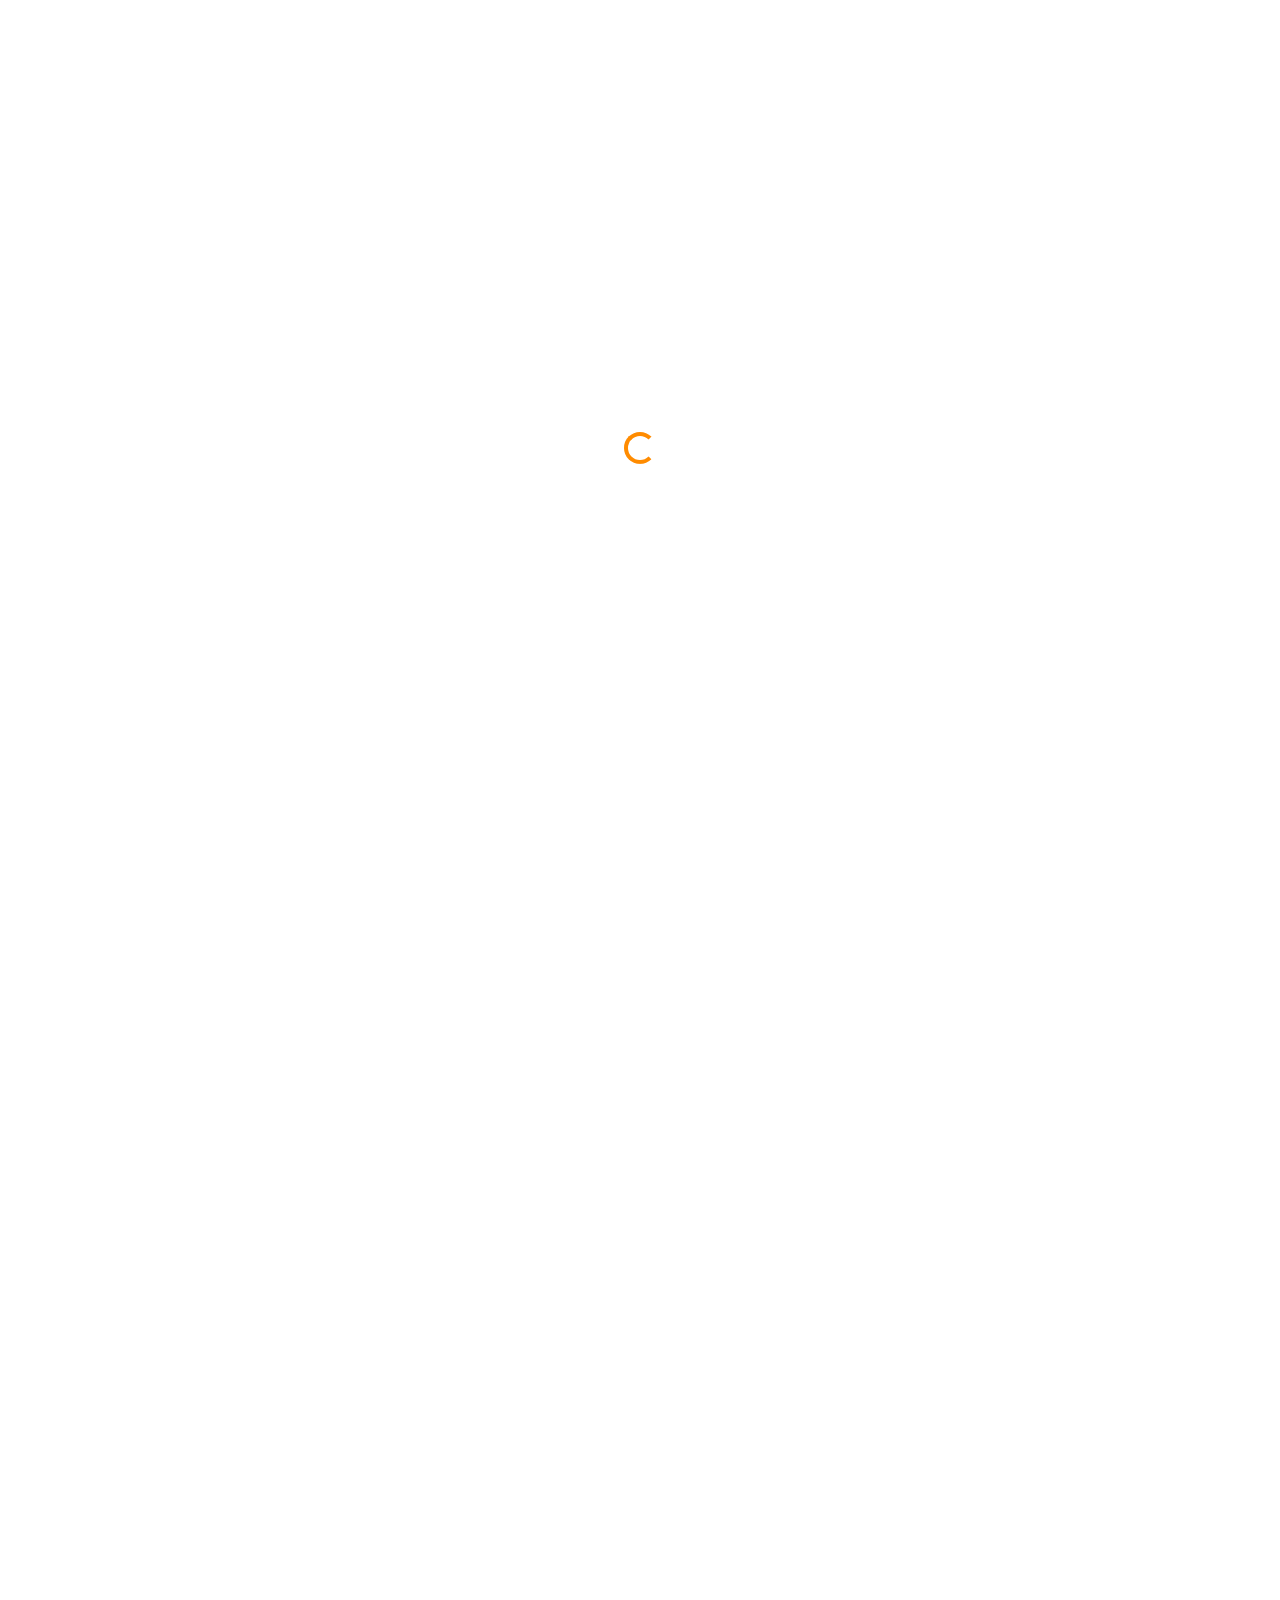
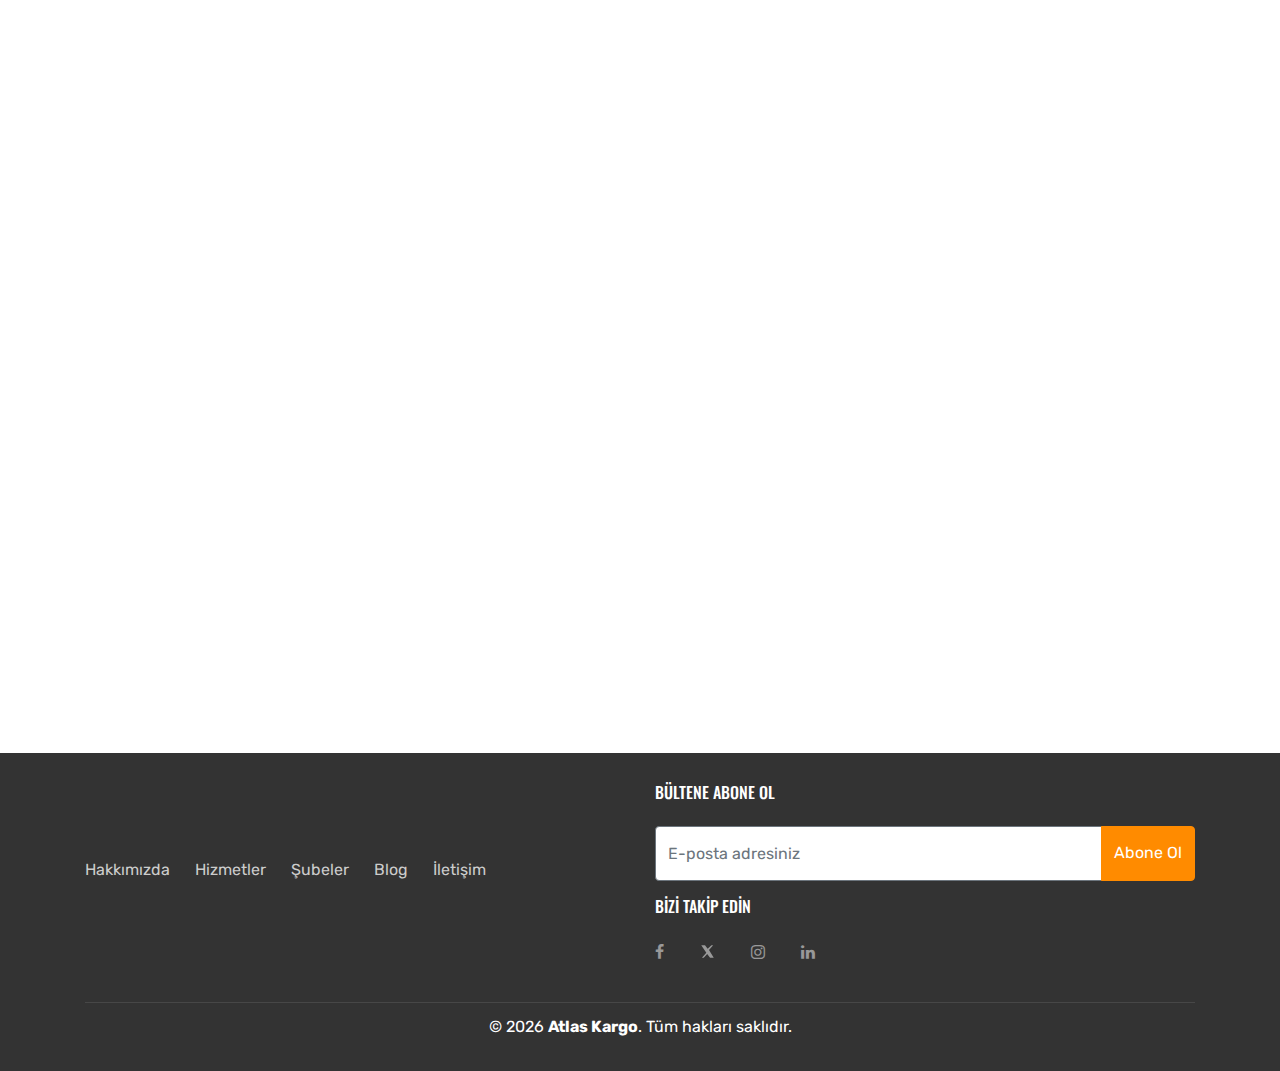
<file: announcements.html>
<!doctype html>
<html lang="tr">

  <head>
    <title>Atlas Kargo | Duyurular & Kampanyalar</title>
    <meta charset="utf-8">
    <meta name="viewport" content="width=device-width, initial-scale=1, shrink-to-fit=no">
    <meta name="description" content="Atlas Kargo güncel duyuru ve kampanyalar listesi" />
    <meta name="keywords" content="kargo, kampanya, duyuru, atlas kargo" />
    <meta name="author" content="Atlas Kargo" />
    <link rel="icon" href="images/si-32x32.png" type="image/png">
    <link rel="shortcut icon" href="images/si-32x32.png" type="image/png">

    <link href="https://fonts.googleapis.com/css?family=Rubik:300,400,700|Oswald:400,700" rel="stylesheet">

    <link rel="stylesheet" href="fonts/icomoon/style.css">

    <link rel="stylesheet" href="css/bootstrap.min.css">
    <link rel="stylesheet" href="css/jquery.fancybox.min.css">
    <link rel="stylesheet" href="css/owl.carousel.min.css">
    <link rel="stylesheet" href="css/owl.theme.default.min.css">
    <link rel="stylesheet" href="fonts/flaticon/font/flaticon.css">
    <link rel="stylesheet" href="css/aos.css">

    <!-- MAIN CSS -->
    <link rel="stylesheet" href="css/style.css">

  </head>

  <body>

    <div id="overlayer"></div>
    <div class="loader">
      <div class="spinner-border text-primary" role="status">
        <span class="sr-only">Yükleniyor...</span>
      </div>
    </div>

    <div class="site-wrap">

      <!-- MOBILE MENU -->

      <div class="site-mobile-menu site-navbar-target">
        <div class="site-mobile-menu-header">
          <div class="site-mobile-menu-close mt-3">
            <span class="icon-close2 js-menu-toggle"></span>
          </div>
        </div>
        <div class="site-mobile-menu-body"></div>
      </div>

      <!-- TOP BAR STARTS -->

      <div class="top-bar">
        <div class="container">
          <div class="row">
            <div class="col-12">

              <a href="#" class="contact-item">
                <span class="mr-2  icon-envelope-open-o"></span> 
                <span class="contact-text d-none d-md-inline-block">info@atlaskargo.com</span>
              </a>
              <span class="mx-md-2 d-inline-block"></span>
              <a href="#" class="contact-item">
                <span class="mr-2  icon-phone"></span> 
                <span class="contact-text d-none d-md-inline-block">+90 (212) 555 55 55</span>
              </a>

              <div class="float-right">
                <a href="#" class="contact-item">
                  <span class="mr-2  icon-x"></span> 
                  <span class="contact-text contact-social-text d-none d-md-inline-block">X/@araskargo</span></a>
                <span class="mx-md-2 d-inline-block"></span>
                <a href="#" class="contact-item">
                  <span class="mr-2  icon-facebook"></span> 
                  <span class="contact-text contact-social-text d-none d-md-inline-block">Facebook/@araskargo</span>
                </a>
              </div>
              
            </div>
          </div>
        </div>
      </div>

      <!-- TOP BAR ENDS -->


      <!--  MENU BAR STARTS -->

      <header class="site-navbar js-sticky-header site-navbar-target" role="banner">

        <div class="container">
          <div class="row align-items-center position-relative">


            <div class="site-logo">
              <a href="index.html" class="text-black"><span class="text-primary">Atlas</span> Kargo</a>
            </div>

            <div class="col-12">
              <nav class="site-navigation text-right ml-auto " role="navigation">

                <ul class="site-menu main-menu js-clone-nav ml-auto d-none d-lg-block">
                  <li><a href="index.html#home-section" class="nav-link">Anasayfa</a></li>

                  <li class="has-children">
                    <a href="services.html" class="nav-link">Hizmetler</a>
                    <ul class="dropdown arrow-top">
                      <li><a href="services.html#deniz-yolu" class="nav-link">Deniz Yolu Taşımacılığı</a></li>
                      <li><a href="services.html#hava-yolu" class="nav-link">Hava Yolu Taşımacılığı</a></li>
                      <li><a href="services.html#paket-dagitim" class="nav-link">Paket Taşıma &amp; Dağıtım</a></li>
                      <li><a href="services.html#kara-yolu" class="nav-link">Kara Yolu Taşımacılığı</a></li>
                      <li><a href="services.html#depolama-antrepo" class="nav-link">Depolama &amp; Antrepo</a></li>
                      <li><a href="services.html#ekspres-teslimat" class="nav-link">Ekspres Teslimat</a></li>
                    </ul>
                  </li>

                  <li class="has-children">
                    <a href="index.html#about-section" class="nav-link">Hakkımızda</a>
                    <ul class="dropdown arrow-top">
                      <li><a href="mission-vision.html" class="nav-link">Misyon &amp; Vizyon</a></li>
                      <li><a href="index.html#team-section" class="nav-link">Ekibimiz</a></li>
                      <li><a href="index.html#faq-section" class="nav-link">SSS</a></li>
                    </ul>
                  </li>

                  <li><a href="index.html#pricing-section" class="nav-link">Fiyatlandırma</a></li>
                  <li><a href="index.html#announcements-section" class="nav-link active">Duyurular</a></li>
                  <li><a href="single.html" class="nav-link">Blog</a></li>

                  <li class="has-children">
                    <a href="#" class="nav-link">Bize Ulaşın</a>
                      <ul class="dropdown arrow-top">
                        <li><a href="index.html#contact-section">İletişim</a></li>
                        <li><a href="branches.html" class="nav-link">Şubelerimiz</a></li>
                      </ul>

                </ul>
              </nav>

            </div>

            <div class="toggle-button d-inline-block d-lg-none"><a href="#" class="site-menu-toggle py-5 js-menu-toggle text-black"><span class="icon-menu h3"></span></a></div>

          </div>
        </div>

      </header>

      <!--  MENU BAR ENDS -->


      <!-- PAGE HEADER / HERO -->
      <div class="site-section bg-light">
        <div class="container">
          <div class="row mb-5 justify-content-center text-center">
            <div class="col-md-8">
              <div class="block-heading-1">
                <h2>Duyurular &amp; Kampanyalar</h2>
                <p>Atlas Kargo’nun en güncel kampanyalarını, servis güncellemelerini ve önemli duyurularını bu sayfadan kronolojik olarak takip edebilirsiniz.</p>
              </div>
            </div>
          </div>
        </div>
      </div>


      <!-- ANNOUNCEMENTS LIST STARTS -->
      <div class="site-section">
        <div class="container">

          <!-- 1: 15 Aralık 2025 -->
          <div class="mb-5 d-flex blog-entry" data-aos="fade-up">
            <a href="javascript:void(0);" class="blog-thumbnail" data-toggle="modal" data-target="#announcementModal1">
              <img src="images/announcement_1.jpg" alt="Yeni Yıl İndirim Kampanyası" class="img-fluid">
            </a>
            <div class="blog-excerpt">
              <span class="d-block text-muted">15 Aralık 2025</span>
              <h2 class="h4 mb-3">
                <a href="javascript:void(0);" data-toggle="modal" data-target="#announcementModal1">
                  Yeni Yıl İndirim Kampanyası
                </a>
              </h2>
              <p>Yurt içi gönderilerinizde %30’a varan indirim fırsatı. 15 Aralık 2025 – 15 Ocak 2025 tarihleri arasında geçerlidir.</p>
            </div>
          </div>

          <!-- 2: 1 Aralık 2025 -->
          <div class="mb-5 d-flex blog-entry" data-aos="fade-up">
            <a href="javascript:void(0);" class="blog-thumbnail" data-toggle="modal" data-target="#announcementModal2">
              <img src="images/announcement_2.jpg" alt="Yurt Dışı Gönderilerde %20 İndirim" class="img-fluid">
            </a>
            <div class="blog-excerpt">
              <span class="d-block text-muted">1 Aralık 2025</span>
              <h2 class="h4 mb-3">
                <a href="javascript:void(0);" data-toggle="modal" data-target="#announcementModal2">
                  Yurt Dışı Gönderilerde %20 İndirim
                </a>
              </h2>
              <p>Avrupa ve Orta Doğu’ya yapılan hava kargo gönderilerinde fatura tutarı üzerinden %20 indirim uygulanmaktadır.</p>
            </div>
          </div>

          <!-- 3: 25 Kasım 2025 -->
          <div class="mb-5 d-flex blog-entry" data-aos="fade-up">
            <a href="javascript:void(0);" class="blog-thumbnail" data-toggle="modal" data-target="#announcementModal3">
              <img src="images/announcement_3.jpg" alt="E-Ticaret Firmalarına Özel Kurumsal Paket" class="img-fluid">
            </a>
            <div class="blog-excerpt">
              <span class="d-block text-muted">25 Kasım 2025</span>
              <h2 class="h4 mb-3">
                <a href="javascript:void(0);" data-toggle="modal" data-target="#announcementModal3">
                  E-Ticaret Firmalarına Özel Kurumsal Paket
                </a>
              </h2>
              <p>E-ticaret işletmeleri için avantajlı fiyatlandırma, detaylı raporlama ve özel hesap yöneticisi içeren kurumsal paketimiz devrededir.</p>
            </div>
          </div>

          <!-- 4: 10 Kasım 2025 -->
          <div class="mb-5 d-flex blog-entry" data-aos="fade-up">
            <a href="javascript:void(0);" class="blog-thumbnail" data-toggle="modal" data-target="#announcementModal4">
              <img src="images/announcement_4.jpg" alt="Akşam Teslimat Hizmeti Başladı" class="img-fluid">
            </a>
            <div class="blog-excerpt">
              <span class="d-block text-muted">10 Kasım 2025</span>
              <h2 class="h4 mb-3">
                <a href="javascript:void(0);" data-toggle="modal" data-target="#announcementModal4">
                  Akşam Teslimat Hizmeti Başladı
                </a>
              </h2>
              <p>İstanbul, Ankara ve İzmir’de 18:00–22:00 saatleri arasında akşam teslimat hizmeti pilot olarak başlamıştır.</p>
            </div>
          </div>

          <!-- 5: 1 Kasım 2025 -->
          <div class="mb-5 d-flex blog-entry" data-aos="fade-up">
            <a href="javascript:void(0);" class="blog-thumbnail" data-toggle="modal" data-target="#announcementModal5">
              <img src="images/announcement_5.jpg" alt="Kargo Takip Sistemimiz Güncellendi" class="img-fluid">
            </a>
            <div class="blog-excerpt">
              <span class="d-block text-muted">1 Kasım 2025</span>
              <h2 class="h4 mb-3">
                <a href="javascript:void(0);" data-toggle="modal" data-target="#announcementModal5">
                  Kargo Takip Sistemimiz Güncellendi
                </a>
              </h2>
              <p>Yeni takip ekranımız ile gönderilerinizi harita üzerinde gerçek zamanlı görebilir, geçmiş gönderilerinize ait detaylı raporlar alabilirsiniz.</p>
            </div>
          </div>

          <!-- 6: 15 Ekim 2025 -->
          <div class="mb-5 d-flex blog-entry" data-aos="fade-up">
            <a href="javascript:void(0);" class="blog-thumbnail" data-toggle="modal" data-target="#announcementModal6">
              <img src="images/announcement_6.jpg" alt="Anadolu Dağıtım Merkezimiz Yenilendi" class="img-fluid">
            </a>
            <div class="blog-excerpt">
              <span class="d-block text-muted">15 Ekim 2025</span>
              <h2 class="h4 mb-3">
                <a href="javascript:void(0);" data-toggle="modal" data-target="#announcementModal6">
                  Anadolu Bölgesi Dağıtım Merkezimiz Yenilendi
                </a>
              </h2>
              <p>Konya’daki yeni dağıtım merkezimizle Anadolu bölgesindeki teslimat süreleri kısaltılmış, aktarma sayısı azaltılmıştır.</p>
            </div>
          </div>

          <!-- 7: 30 Eylül 2025 -->
          <div class="mb-5 d-flex blog-entry" data-aos="fade-up">
            <a href="javascript:void(0);" class="blog-thumbnail" data-toggle="modal" data-target="#announcementModal7">
              <img src="images/announcement_7.jpg" alt="Hafta Sonu Teslimat Ağı Genişletildi" class="img-fluid">
            </a>
            <div class="blog-excerpt">
              <span class="d-block text-muted">30 Eylül 2025</span>
              <h2 class="h4 mb-3">
                <a href="javascript:void(0);" data-toggle="modal" data-target="#announcementModal7">
                  Hafta Sonu Teslimat Ağı Genişletildi
                </a>
              </h2>
              <p>Hafta sonu teslimat hizmetimiz Bursa, Kocaeli, Antalya ve Gaziantep şubelerini de kapsayacak şekilde genişletilmiştir.</p>
            </div>
          </div>

          <!-- 8: 10 Ağustos 2025 -->
          <div class="mb-5 d-flex blog-entry" data-aos="fade-up">
            <a href="javascript:void(0);" class="blog-thumbnail" data-toggle="modal" data-target="#announcementModal8">
              <img src="images/announcement_8.jpg" alt="Öğrenci Gönderilerinde Özel Fiyatlar" class="img-fluid">
            </a>
            <div class="blog-excerpt">
              <span class="d-block text-muted">10 Ağustos 2025</span>
              <h2 class="h4 mb-3">
                <a href="javascript:void(0);" data-toggle="modal" data-target="#announcementModal8">
                  Öğrenci Gönderilerinde Özel Fiyatlar
                </a>
              </h2>
              <p>Üniversite kayıt döneminde, öğrenci belgesini ibraz eden müşterilerimiz için şehirler arası gönderilerde indirimli fiyatlar sunulmaktadır.</p>
            </div>
          </div>

          <!-- 9: 1 Temmuz 2025 --
          <div class="mb-5 d-flex blog-entry" data-aos="fade-up">
            <a href="javascript:void(0);" class="blog-thumbnail" data-toggle="modal" data-target="#announcementModal9">
              <img src="images/cargo_air_small.jpg" alt="KOBİ’lere Özel Faturalı Gönderi Kampanyası" class="img-fluid">
            </a>
            <div class="blog-excerpt">
              <span class="d-block text-muted">1 Temmuz 2025</span>
              <h2 class="h4 mb-3">
                <a href="javascript:void(0);" data-toggle="modal" data-target="#announcementModal9">
                  KOBİ’lere Özel Faturalı Gönderi Kampanyası
                </a>
              </h2>
              <p>Küçük ve orta ölçekli işletmelere aylık faturalandırma ve avantajlı birim fiyat sağlayan gönderi paketlerimiz devrededir.</p>
            </div>
          </div>-->

          <!-- 9: 15 Mayıs 2025 -->
          <div class="mb-5 d-flex blog-entry" data-aos="fade-up">
            <a href="javascript:void(0);" class="blog-thumbnail" data-toggle="modal" data-target="#announcementModal10">
              <img src="images/announcement_9.jpg" alt="Atlas Kargo Mobil Uygulaması Yayında" class="img-fluid">
            </a>
            <div class="blog-excerpt">
              <span class="d-block text-muted">15 Mayıs 2025</span>
              <h2 class="h4 mb-3">
                <a href="javascript:void(0);" data-toggle="modal" data-target="#announcementModal10">
                  Atlas Kargo Mobil Uygulaması Yayında
                </a>
              </h2>
              <p>Gönderi oluşturma, takip ve şube arama işlemlerini tek ekrandan yapabileceğiniz mobil uygulamamız App Store ve Google Play’de yayınlanmıştır.</p>
            </div>
          </div>

        </div>
      </div>
      <!-- ANNOUNCEMENTS LIST ENDS -->


    <!-- FOOTER STARTS -->

    <footer class="site-footer">
      <div class="container">
        <div class="row footer-top-row align-items-center">

          <!-- LINKS -->
          <div class="col-md-6">
            <ul class="footer-links-horizontal list-unstyled d-flex flex-wrap">
              <li><a href="index.html#about-section">Hakkımızda</a></li>
              <li><a href="services.html">Hizmetler</a></li>
              <li><a href="branches.html">Şubeler</a></li>
              <li><a href="single.html">Blog</a></li>
              <li><a href="index.html#contact-section">İletişim</a></li>
            </ul>
          </div>


          <!-- NEWSLETTER & SOCIALS -->
          <div class="col-md-6 ml-auto">
            <h2 class="footer-heading mb-4">Bültene Abone Ol</h2>
            <form action="#" method="post" class="footer-suscribe-form">
              <div class="input-group mb-3">
                <input type="text" class="form-control border-secondary text-white bg-transparent" 
                      placeholder="E-posta adresiniz">
                <div class="input-group-append">
                  <button class="btn btn-primary text-white" type="button">Abone Ol</button>
                </div>
              </div>
            </form>

            <h2 class="footer-heading mb-4">Bizi Takip Edin</h2>
            <a href="#" class="pl-0 pr-3"><span class="icon-facebook"></span></a>
            <a href="#" class="pl-3 pr-3"><span class="icon-x"></span></a>
            <a href="#" class="pl-3 pr-3"><span class="icon-instagram"></span></a>
            <a href="#" class="pl-3 pr-3"><span class="icon-linkedin"></span></a>
          </div>

        </div>

        <div class="row pt-5 mt-5 text-center">
          <div class="col-md-12">
            <div class="border-top pt-5">
              <p class="copyright">
                &copy; <script>document.write(new Date().getFullYear());</script> 
                <strong>Atlas Kargo</strong>. Tüm hakları saklıdır.
              </p>
            </div>
          </div>
        </div>

      </div>
    </footer>

    <!-- FOOTER ENDS -->

    </div>


    <!-- ANNOUNCEMENT MODALS -->

    <!-- Modal 1 -->
    <div class="modal fade" id="announcementModal1" tabindex="-1" role="dialog" aria-labelledby="announcementModal1Label" aria-hidden="true">
      <div class="modal-dialog modal-lg modal-dialog-centered" role="document">
        <div class="modal-content">
          <div class="modal-header">
            <h5 class="modal-title" id="announcementModal1Label">Yeni Yıl İndirim Kampanyası</h5>
            <button type="button" class="close" data-dismiss="modal" aria-label="Kapat">
              <span aria-hidden="true">&times;</span>
            </button>
          </div>
          <div class="modal-body">
            <p><strong>Tarih:</strong> 15 Aralık 2025 – 15 Ocak 2025</p>
            <p>Yeni yıla özel kampanyamız kapsamında, yurt içi gönderilerinizde %30’a varan indirim fırsatı sunuyoruz. Kampanya, bireysel ve kurumsal tüm müşterilerimizi kapsamaktadır.</p>
            <ul>
              <li>0–20 kg arası standart gönderilerde indirim</li>
              <li>Şehir içi ve şehirler arası teslimat</li>
              <li>Online ödemelerde ek %5 indirim</li>
            </ul>
            <hr>
            <h6>Ekli Dokümanlar (Örnek)</h6>
            <ul class="list-unstyled">
              <li>📄 Kampanya Şartları (PDF)</li>
              <li>📄 Kurumsal Sözleşme Taslağı (Word)</li>
              <li>🖼 Kampanya Afişi (Görsel)</li>
            </ul>
          </div>
          <div class="modal-footer">
            <button type="button" class="btn btn-secondary" data-dismiss="modal">Kapat</button>
          </div>
        </div>
      </div>
    </div>

    <!-- Modal 2 -->
    <div class="modal fade" id="announcementModal2" tabindex="-1" role="dialog" aria-labelledby="announcementModal2Label" aria-hidden="true">
      <div class="modal-dialog modal-lg modal-dialog-centered" role="document">
        <div class="modal-content">
          <div class="modal-header">
            <h5 class="modal-title" id="announcementModal2Label">Yurt Dışı Gönderilerde %20 İndirim</h5>
            <button type="button" class="close" data-dismiss="modal" aria-label="Kapat">
              <span aria-hidden="true">&times;</span>
            </button>
          </div>
          <div class="modal-body">
            <p><strong>Tarih:</strong> 1 Aralık 2025 – 31 Aralık 2025</p>
            <p>Avrupa ve Orta Doğu ülkelerine yapılan hava kargo gönderilerinde fatura tutarı üzerinden %20 indirim uygulanmaktadır.</p>
            <ul>
              <li>Belirli ülke ve bölgeler için geçerlidir.</li>
              <li>Ticari ve bireysel gönderiler dahildir.</li>
              <li>Detaylı ülke listesi ve kargo koşulları ek dokümanda yer almaktadır.</li>
            </ul>
            <hr>
            <h6>Ekli Dokümanlar (Örnek)</h6>
            <ul class="list-unstyled">
              <li>📄 Ülke Listesi (PDF)</li>
              <li>📄 Gümrük Bilgilendirme Notu (Word)</li>
            </ul>
          </div>
          <div class="modal-footer">
            <button type="button" class="btn btn-secondary" data-dismiss="modal">Kapat</button>
          </div>
        </div>
      </div>
    </div>

    <!-- Modal 3 -->
    <div class="modal fade" id="announcementModal3" tabindex="-1" role="dialog" aria-labelledby="announcementModal3Label" aria-hidden="true">
      <div class="modal-dialog modal-lg modal-dialog-centered" role="document">
        <div class="modal-content">
          <div class="modal-header">
            <h5 class="modal-title" id="announcementModal3Label">E-Ticaret Firmalarına Özel Kurumsal Paket</h5>
            <button type="button" class="close" data-dismiss="modal" aria-label="Kapat">
              <span aria-hidden="true">&times;</span>
            </button>
          </div>
          <div class="modal-body">
            <p><strong>Geçerlilik:</strong> Süregelen kampanya</p>
            <p>E-ticaret işletmelerine özel kurumsal kargo paketimiz ile; toplu gönderilerde avantajlı fiyatlandırma, detaylı raporlama ve özel hesap yöneticisi desteği sunuyoruz.</p>
            <ul>
              <li>Aylık belirli gönderi adedinin üzerindeki firmalar için özelleştirilmiş planlar</li>
              <li>API entegrasyonu ile otomatik kargo fişi oluşturma</li>
              <li>Detaylı teslimat ve iade raporları</li>
            </ul>
            <hr>
            <h6>Ekli Dokümanlar (Örnek)</h6>
            <ul class="list-unstyled">
              <li>📄 Kurumsal Paket Broşürü (PDF)</li>
              <li>📄 API Entegrasyon Dökümanı (PDF)</li>
              <li>📄 Sözleşme Örneği (Word)</li>
            </ul>
          </div>
          <div class="modal-footer">
            <button type="button" class="btn btn-secondary" data-dismiss="modal">Kapat</button>
          </div>
        </div>
      </div>
    </div>

    <!-- Modal 4 -->
    <div class="modal fade" id="announcementModal4" tabindex="-1" role="dialog" aria-labelledby="announcementModal4Label" aria-hidden="true">
      <div class="modal-dialog modal-lg modal-dialog-centered" role="document">
        <div class="modal-content">
          <div class="modal-header">
            <h5 class="modal-title" id="announcementModal4Label">Akşam Teslimat Hizmeti Başladı</h5>
            <button type="button" class="close" data-dismiss="modal" aria-label="Kapat">
              <span aria-hidden="true">&times;</span>
            </button>
          </div>
          <div class="modal-body">
            <p><strong>Geçerlilik:</strong> Belirli illerde pilot uygulama</p>
            <p>İş çıkışı saatlerinde evde olan müşterileriniz için 18:00–22:00 arası akşam teslimat hizmetini devreye aldık. Pilot olarak İstanbul, Ankara ve İzmir’de başlamıştır.</p>
            <ul>
              <li>Seçili bölgelerde aynı gün veya ertesi gün teslimat</li>
              <li>Kurumlara özel zaman dilimi planlaması</li>
              <li>Ek fiyatlandırma koşulları dokümanda belirtilmiştir</li>
            </ul>
            <hr>
            <h6>Ekli Dokümanlar (Örnek)</h6>
            <ul class="list-unstyled">
              <li>📄 Pilot Bölge Listesi (PDF)</li>
              <li>📄 Fiyatlandırma Tablosu (Excel)</li>
            </ul>
          </div>
          <div class="modal-footer">
            <button type="button" class="btn btn-secondary" data-dismiss="modal">Kapat</button>
          </div>
        </div>
      </div>
    </div>

    <!-- Modal 5 -->
    <div class="modal fade" id="announcementModal5" tabindex="-1" role="dialog" aria-labelledby="announcementModal5Label" aria-hidden="true">
      <div class="modal-dialog modal-lg modal-dialog-centered" role="document">
        <div class="modal-content">
          <div class="modal-header">
            <h5 class="modal-title" id="announcementModal5Label">Kargo Takip Sistemimiz Güncellendi</h5>
            <button type="button" class="close" data-dismiss="modal" aria-label="Kapat">
              <span aria-hidden="true">&times;</span>
            </button>
          </div>
          <div class="modal-body">
            <p><strong>Geçerlilik:</strong> Tüm kullanıcılar için aktif</p>
            <p>Kargo takip ekranımızı yeniledik. Artık gönderilerinizi harita üzerinde gerçek zamanlı görebilir, geçmiş teslimatlara ait detaylı raporları inceleyebilirsiniz.</p>
            <ul>
              <li>Gönderi durumlarını anlık görüntüleme</li>
              <li>Geçmiş gönderi filtreleme ve raporlama</li>
              <li>Kurumsal kullanıcılar için CSV/PDF çıktı alma</li>
            </ul>
            <hr>
            <h6>Ekli Dokümanlar (Örnek)</h6>
            <ul class="list-unstyled">
              <li>📄 Kullanım Kılavuzu (PDF)</li>
              <li>🖼 Yeni Arayüz Ekran Görüntüleri (Görsel)</li>
            </ul>
          </div>
          <div class="modal-footer">
            <button type="button" class="btn btn-secondary" data-dismiss="modal">Kapat</button>
          </div>
        </div>
      </div>
    </div>

    <!-- Modal 6 -->
    <div class="modal fade" id="announcementModal6" tabindex="-1" role="dialog" aria-labelledby="announcementModal6Label" aria-hidden="true">
      <div class="modal-dialog modal-lg modal-dialog-centered" role="document">
        <div class="modal-content">
          <div class="modal-header">
            <h5 class="modal-title" id="announcementModal6Label">Anadolu Bölgesi Dağıtım Merkezimiz Yenilendi</h5>
            <button type="button" class="close" data-dismiss="modal" aria-label="Kapat">
              <span aria-hidden="true">&times;</span>
            </button>
          </div>
          <div class="modal-body">
            <p><strong>Tarih:</strong> 15 Ekim 2025</p>
            <p>Konya’da yenilenen dağıtım merkezimiz ile Anadolu bölgesindeki birçok ile sevkiyat sürelerini kısalttık. Daha az aktarma noktası sayesinde hasar ve gecikme riskini azaltıyoruz.</p>
            <ul>
              <li>Yeni ayrıştırma hatları ile daha hızlı işlem</li>
              <li>Genişletilen araç parkı ile ek seferler</li>
              <li>Soğuk zincir için özel depolama alanları</li>
            </ul>
          </div>
          <div class="modal-footer">
            <button type="button" class="btn btn-secondary" data-dismiss="modal">Kapat</button>
          </div>
        </div>
      </div>
    </div>

    <!-- Modal 7 -->
    <div class="modal fade" id="announcementModal7" tabindex="-1" role="dialog" aria-labelledby="announcementModal7Label" aria-hidden="true">
      <div class="modal-dialog modal-lg modal-dialog-centered" role="document">
        <div class="modal-content">
          <div class="modal-header">
            <h5 class="modal-title" id="announcementModal7Label">Hafta Sonu Teslimat Ağı Genişletildi</h5>
            <button type="button" class="close" data-dismiss="modal" aria-label="Kapat">
              <span aria-hidden="true">&times;</span>
            </button>
          </div>
          <div class="modal-body">
            <p><strong>Tarih:</strong> 30 Eylül 2025</p>
            <p>Hafta sonu teslimat hizmetimiz; Bursa, Kocaeli, Antalya ve Gaziantep illerini de kapsayacak şekilde genişletildi. Artık bu illerde cumartesi günü de teslimat yapılabilmektedir.</p>
            <ul>
              <li>Seçilmiş şubelerde cumartesi dağıtımı</li>
              <li>E-ticaret gönderileri için özel zaman pencereleri</li>
              <li>Ek ücretlendirme bilgisi sözleşmeli müşterilere iletilmiştir</li>
            </ul>
          </div>
          <div class="modal-footer">
            <button type="button" class="btn btn-secondary" data-dismiss="modal">Kapat</button>
          </div>
        </div>
      </div>
    </div>

    <!-- Modal 8 -->
    <div class="modal fade" id="announcementModal8" tabindex="-1" role="dialog" aria-labelledby="announcementModal8Label" aria-hidden="true">
      <div class="modal-dialog modal-lg modal-dialog-centered" role="document">
        <div class="modal-content">
          <div class="modal-header">
            <h5 class="modal-title" id="announcementModal8Label">Öğrenci Gönderilerinde Özel Fiyatlar</h5>
            <button type="button" class="close" data-dismiss="modal" aria-label="Kapat">
              <span aria-hidden="true">&times;</span>
            </button>
          </div>
          <div class="modal-body">
            <p><strong>Tarih:</strong> 10 Ağustos 2025 – 30 Eylül 2025</p>
            <p>Üniversite kayıt ve taşınma döneminde, öğrenci belgesini ibraz eden müşterilerimiz için şehirler arası gönderilerde indirimli fiyatlar sunuyoruz.</p>
            <ul>
              <li>Ev ve yurt taşımalarında koli bazlı özel fiyatlandırma</li>
              <li>Online oluşturulan gönderilerde ek indirim</li>
              <li>Seçili güzergahlarda kapıdan alma hizmeti</li>
            </ul>
          </div>
          <div class="modal-footer">
            <button type="button" class="btn btn-secondary" data-dismiss="modal">Kapat</button>
          </div>
        </div>
      </div>
    </div>

    <!-- Modal 9 
    <div class="modal fade" id="announcementModal9" tabindex="-1" role="dialog" aria-labelledby="announcementModal9Label" aria-hidden="true">
      <div class="modal-dialog modal-lg modal-dialog-centered" role="document">
        <div class="modal-content">
          <div class="modal-header">
            <h5 class="modal-title" id="announcementModal9Label">KOBİ’lere Özel Faturalı Gönderi Kampanyası</h5>
            <button type="button" class="close" data-dismiss="modal" aria-label="Kapat">
              <span aria-hidden="true">&times;</span>
            </button>
          </div>
          <div class="modal-body">
            <p><strong>Geçerlilik:</strong> 1 Temmuz 2025 itibarıyla devam eden kampanya</p>
            <p>Küçük ve orta ölçekli işletmeler için hazırlanan faturalı gönderi kampanyamızla, aylık belirli gönderi adedinin üzerindeki firmalara özel indirimli birim fiyatlar sunuyoruz.</p>
            <ul>
              <li>Aylık toplu faturalandırma</li>
              <li>Detaylı gönderi ve maliyet raporları</li>
              <li>Özel müşteri temsilcisi desteği</li>
            </ul>
          </div>
          <div class="modal-footer">
            <button type="button" class="btn btn-secondary" data-dismiss="modal">Kapat</button>
          </div>
        </div>
      </div>
    </div>-->

    <!-- Modal 9 -->
    <div class="modal fade" id="announcementModal10" tabindex="-1" role="dialog" aria-labelledby="announcementModal10Label" aria-hidden="true">
      <div class="modal-dialog modal-lg modal-dialog-centered" role="document">
        <div class="modal-content">
          <div class="modal-header">
            <h5 class="modal-title" id="announcementModal10Label">Atlas Kargo Mobil Uygulaması Yayında</h5>
            <button type="button" class="close" data-dismiss="modal" aria-label="Kapat">
              <span aria-hidden="true">&times;</span>
            </button>
          </div>
          <div class="modal-body">
            <p><strong>Tarih:</strong> 15 Mayıs 2025</p>
            <p>Atlas Kargo mobil uygulaması ile gönderi oluşturma, takip, şube arama ve fiyat hesaplama işlemlerini tek ekrandan yapabilirsiniz.</p>
            <ul>
              <li>Takip numarası ile anlık gönderi takibi</li>
              <li>Size en yakın şubeyi harita üzerinden görüntüleme</li>
              <li>Gönderi geçmişinizi listeleyip filtreleyebilme</li>
            </ul>
          </div>
          <div class="modal-footer">
            <button type="button" class="btn btn-secondary" data-dismiss="modal">Kapat</button>
          </div>
        </div>
      </div>
    </div>



    <!-- SCRIPTS -->
    <script src="js/jquery-3.3.1.min.js"></script>
    <script src="js/popper.min.js"></script>
    <script src="js/bootstrap.min.js"></script>
    <script src="js/owl.carousel.min.js"></script>
    <script src="js/jquery.sticky.js"></script>
    <script src="js/jquery.waypoints.min.js"></script>
    <script src="js/jquery.animateNumber.min.js"></script>
    <script src="js/jquery.fancybox.min.js"></script>
    <script src="js/jquery.easing.1.3.js"></script>
    <script src="js/aos.js"></script>

    <script src="js/main.js"></script>

  </body>
</html>
</file>
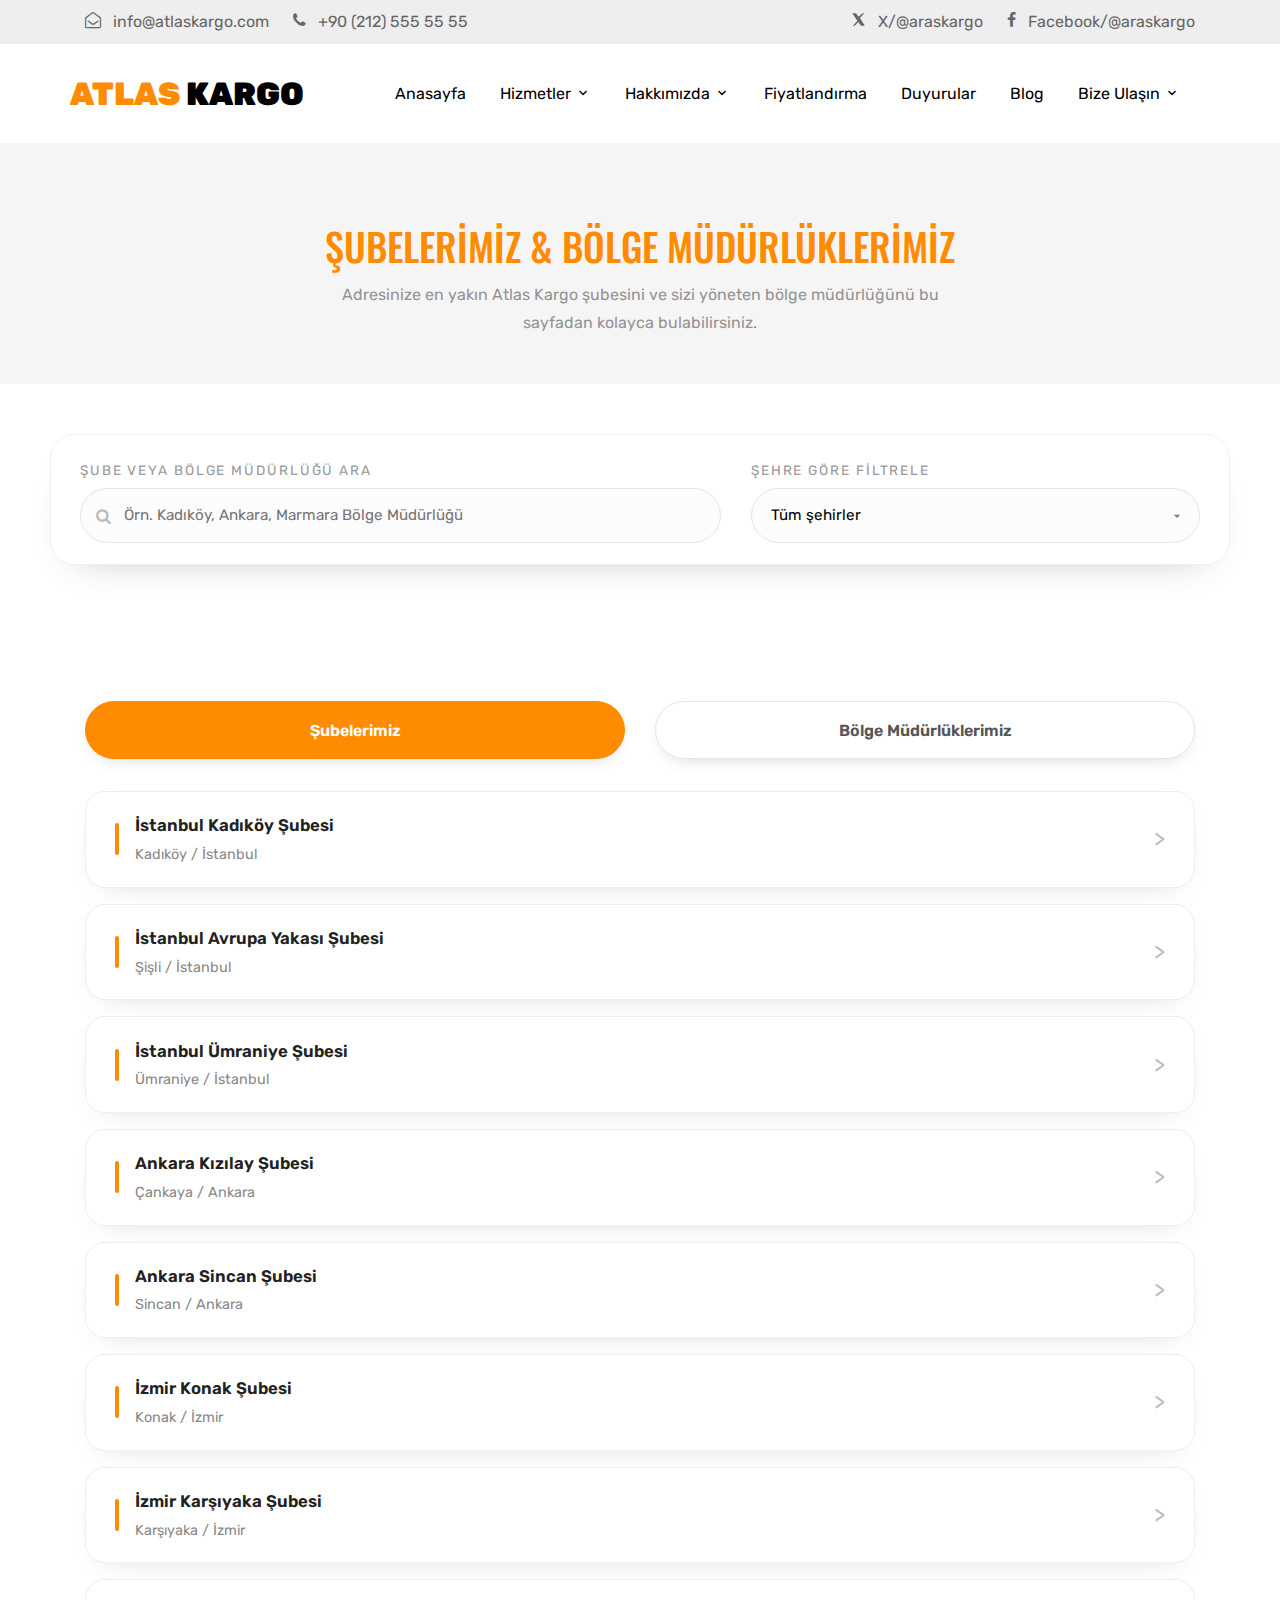
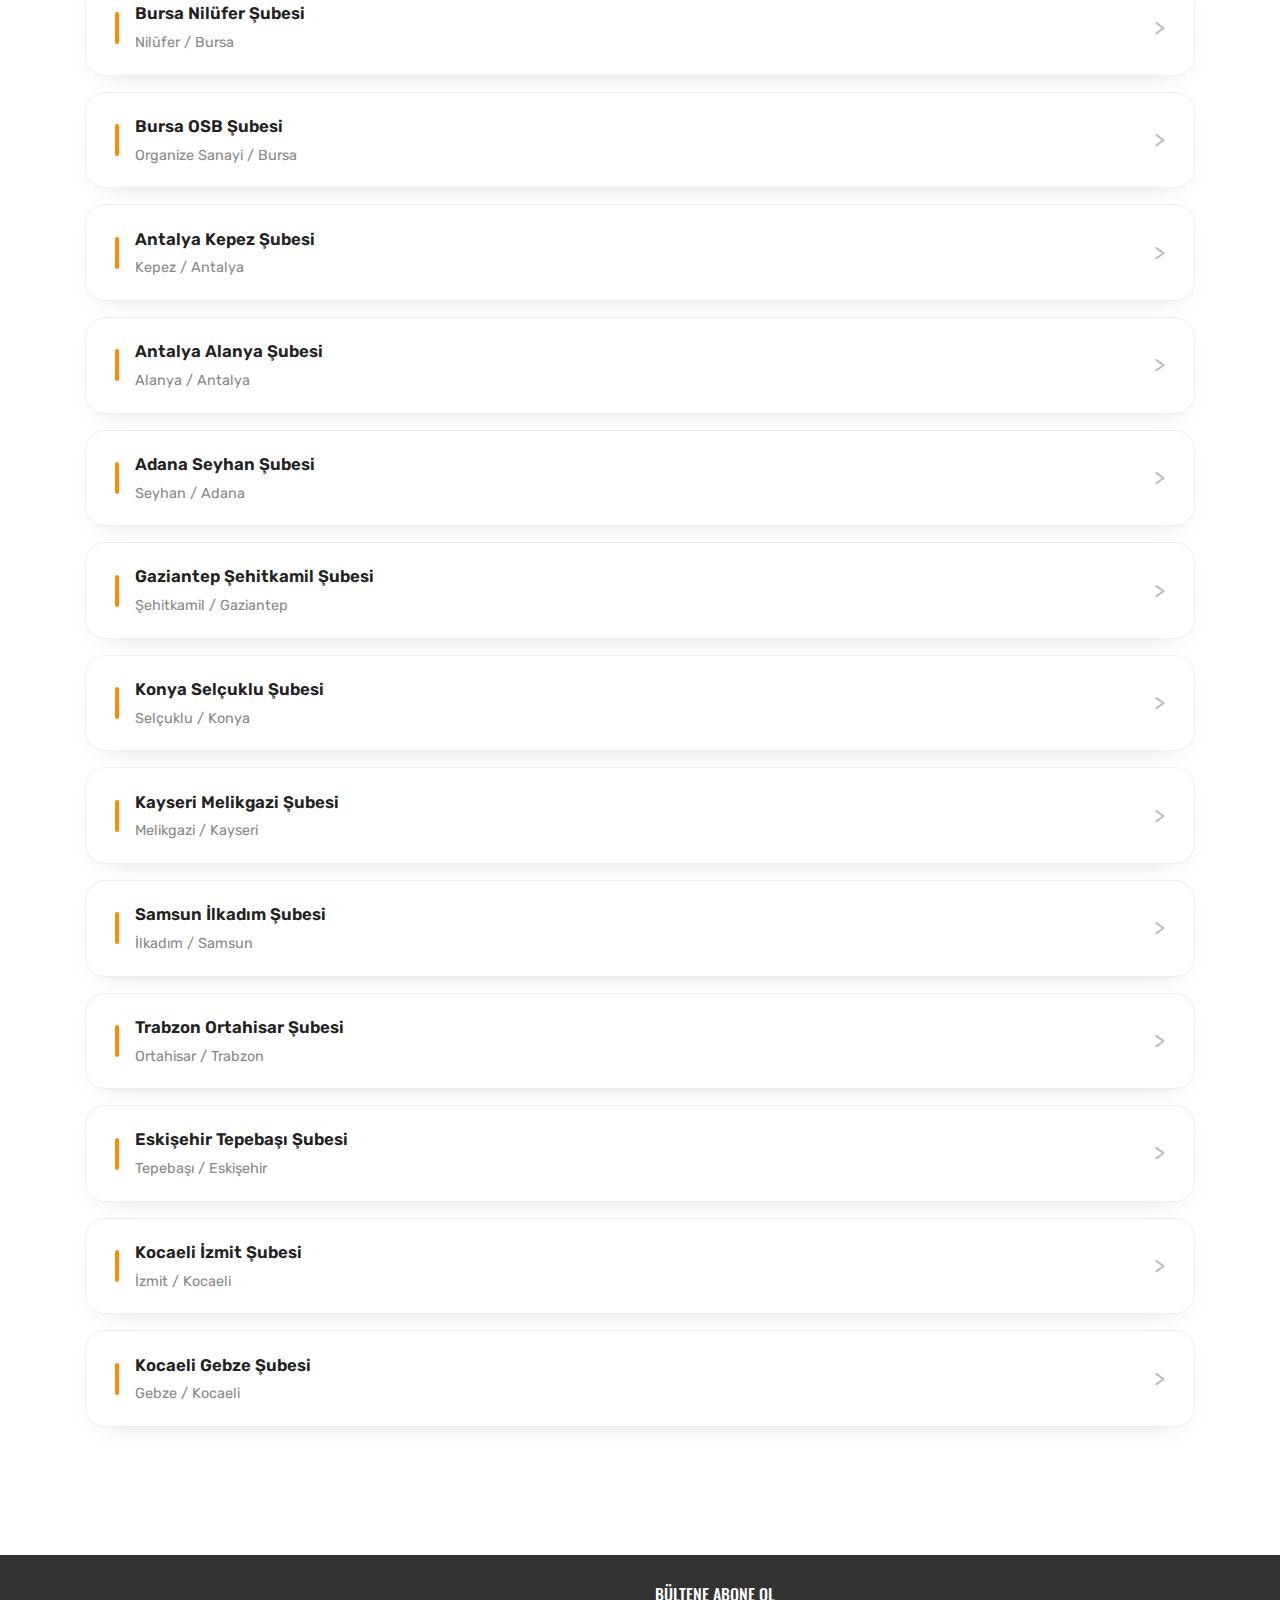
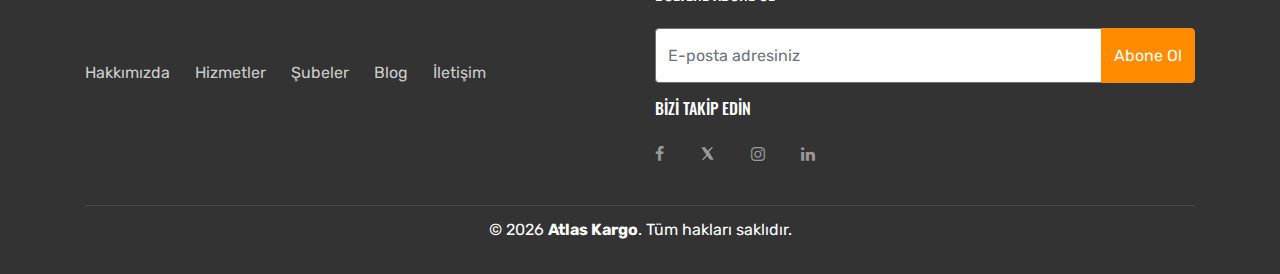
<file: branches.html>
<!doctype html>
<html lang="tr">

  <head>
    <title>Atlas Kargo | Şubelerimiz</title>
    <meta charset="utf-8">
    <meta name="viewport" content="width=device-width, initial-scale=1, shrink-to-fit=no">
    <meta name="description" content="Atlas Kargo şubeler ve bölge müdürlükleri" />
    <meta name="keywords" content="kargo, şube, bölge müdürlüğü, atlas kargo" />
    <meta name="author" content="Atlas Kargo" />
    <link rel="icon" href="images/si-32x32.png" type="image/png">
    <link rel="shortcut icon" href="images/si-32x32.png" type="image/png">

    <link href="https://fonts.googleapis.com/css?family=Rubik:300,400,700|Oswald:400,700" rel="stylesheet">

    <link rel="stylesheet" href="fonts/icomoon/style.css">
    <link rel="stylesheet" href="css/bootstrap.min.css">
    <link rel="stylesheet" href="css/jquery.fancybox.min.css">
    <link rel="stylesheet" href="css/owl.carousel.min.css">
    <link rel="stylesheet" href="css/owl.theme.default.min.css">
    <link rel="stylesheet" href="fonts/flaticon/font/flaticon.css">
    <link rel="stylesheet" href="css/aos.css">
    <link rel="stylesheet" href="css/style.css">
  </head>

  <body data-spy="scroll" data-target=".site-navbar-target" data-offset="300">

    <div class="site-wrap" id="home-section">

      <!-- MOBILE MENU -->

      <div class="site-mobile-menu site-navbar-target">
        <div class="site-mobile-menu-header">
          <div class="site-mobile-menu-close mt-3">
            <span class="icon-close2 js-menu-toggle"></span>
          </div>
        </div>
        <div class="site-mobile-menu-body"></div>
      </div>


      <!-- TOP BAR STARTS -->

      <div class="top-bar">
        <div class="container">
          <div class="row">
            <div class="col-12">

              <a href="#" class="contact-item">
                <span class="mr-2  icon-envelope-open-o"></span> 
                <span class="contact-text d-none d-md-inline-block">info@atlaskargo.com</span>
              </a>
              <span class="mx-md-2 d-inline-block"></span>
              <a href="#" class="contact-item">
                <span class="mr-2  icon-phone"></span> 
                <span class="contact-text d-none d-md-inline-block">+90 (212) 555 55 55</span>
              </a>

              <div class="float-right">
                <a href="#" class="contact-item">
                  <span class="mr-2  icon-x"></span> 
                  <span class="contact-text contact-social-text d-none d-md-inline-block">X/@araskargo</span></a>
                <span class="mx-md-2 d-inline-block"></span>
                <a href="#" class="contact-item">
                  <span class="mr-2  icon-facebook"></span> 
                  <span class="contact-text contact-social-text d-none d-md-inline-block">Facebook/@araskargo</span>
                </a>
              </div>
              
            </div>
          </div>
        </div>
      </div>

      <!-- TOP BAR ENDS -->


      <!--  MENU BAR STARTS -->

      <header class="site-navbar js-sticky-header site-navbar-target" role="banner">

        <div class="container">
          <div class="row align-items-center position-relative">


            <div class="site-logo">
              <a href="index.html" class="text-black"><span class="text-primary">Atlas</span> Kargo</a>
            </div>

            <div class="col-12">
              <nav class="site-navigation text-right ml-auto " role="navigation">

                <ul class="site-menu main-menu js-clone-nav ml-auto d-none d-lg-block">
                  <li><a href="index.html#home-section" class="nav-link">Anasayfa</a></li>

                  <li class="has-children">
                    <a href="services.html" class="nav-link">Hizmetler</a>
                    <ul class="dropdown arrow-top">
                      <li><a href="services.html#deniz-yolu" class="nav-link">Deniz Yolu Taşımacılığı</a></li>
                      <li><a href="services.html#hava-yolu" class="nav-link">Hava Yolu Taşımacılığı</a></li>
                      <li><a href="services.html#paket-dagitim" class="nav-link">Paket Taşıma &amp; Dağıtım</a></li>
                      <li><a href="services.html#kara-yolu" class="nav-link">Kara Yolu Taşımacılığı</a></li>
                      <li><a href="services.html#depolama-antrepo" class="nav-link">Depolama &amp; Antrepo</a></li>
                      <li><a href="services.html#ekspres-teslimat" class="nav-link">Ekspres Teslimat</a></li>
                    </ul>
                  </li>

                  <li class="has-children">
                    <a href="index.html#about-section" class="nav-link">Hakkımızda</a>
                    <ul class="dropdown arrow-top">
                      <li><a href="mission-vision.html" class="nav-link">Misyon &amp; Vizyon</a></li>
                      <li><a href="index.html#team-section" class="nav-link">Ekibimiz</a></li>
                      <li><a href="index.html#faq-section" class="nav-link">SSS</a></li>
                    </ul>
                  </li>

                  <li><a href="index.html#pricing-section" class="nav-link">Fiyatlandırma</a></li>
                  <li><a href="index.html#announcements-section" class="nav-link">Duyurular</a></li>
                  <li><a href="single.html" class="nav-link">Blog</a></li>

                  <li class="has-children">
                    <a href="#" class="nav-link">Bize Ulaşın</a>
                      <ul class="dropdown arrow-top">
                        <li><a href="index.html#contact-section">İletişim</a></li>
                        <li><a href="branches.html" class="nav-link active">Şubelerimiz</a></li>
                      </ul>

                </ul>
              </nav>

            </div>

            <div class="toggle-button d-inline-block d-lg-none"><a href="#" class="site-menu-toggle py-5 js-menu-toggle text-black"><span class="icon-menu h3"></span></a></div>

          </div>
        </div>

      </header>

      <!--  MENU BAR ENDS -->


      <!-- HERO -->
      <section class="branches-hero">
        <div class="container text-center">
          <h1>Şubelerimiz &amp; Bölge Müdürlüklerimiz</h1>
          <p>Adresinize en yakın Atlas Kargo şubesini ve sizi yöneten bölge müdürlüğünü bu sayfadan kolayca bulabilirsiniz.</p>
        </div>
      </section>


      <!-- SEARCH BAR & FILTER -->
      <div class="branch-filters mb-4" style="margin: 50px 50px 0 50px">
        <div class="row align-items-end">
          <div class="col-md-7 mb-3 mb-md-0">
            <label for="branch-search-input" class="branch-filter-label">
              Şube veya bölge müdürlüğü ara
            </label>
            <div class="branch-filter-search-wrapper">
              <span class="icon-search branch-filter-search-icon"></span>
              <input
                type="text"
                id="branch-search-input"
                class="branch-filter-search-input"
                placeholder="Örn. Kadıköy, Ankara, Marmara Bölge Müdürlüğü"
              >
            </div>
          </div>
          <div class="col-md-5">
            <label for="branch-city-filter" class="branch-filter-label">
              Şehre göre filtrele
            </label>
            <select id="branch-city-filter" class="branch-filter-select">
              <option value="">Tüm şehirler</option>
              <option value="istanbul">İstanbul</option>
              <option value="ankara">Ankara</option>
              <option value="izmir">İzmir</option>
              <option value="bursa">Bursa</option>
              <option value="antalya">Antalya</option>
              <option value="adana">Adana</option>
              <option value="gaziantep">Gaziantep</option>
              <option value="konya">Konya</option>
              <option value="kayseri">Kayseri</option>
              <option value="samsun">Samsun</option>
              <option value="trabzon">Trabzon</option>
              <option value="eskişehir">Eskişehir</option>
              <option value="kocaeli">Kocaeli</option>
              <option value="erzurum">Erzurum</option>
            </select>
          </div>
        </div>
      </div>


      <!-- LISTS -->
      <section class="site-section">
        <div class="container">

          <div class="row branch-type-toggle">
            <div class="col-md-6 mb-3 mb-md-0">
              <button class="branch-type-btn active" data-target="branches">
                Şubelerimiz
              </button>
            </div>
            <div class="col-md-6">
              <button class="branch-type-btn" data-target="regions">
                Bölge Müdürlüklerimiz
              </button>
            </div>
          </div>

          <!-- BRANCH LISTS -->

          <div id="branch-list-branches" class="branch-list">
            
            <!-- 1 -->
            <div class="branch-item">
              <div class="branch-item-header">
                <div class="branch-item-left">
                  <span class="branch-item-icon"></span>
                  <div>
                    <div class="branch-item-title">İstanbul Kadıköy Şubesi</div>
                    <div class="branch-item-subtitle">Kadıköy / İstanbul</div>
                  </div>
                </div>
                <span class="branch-item-toggle-icon">&gt;</span>
              </div>
              <div class="branch-item-body">
                <h6>Adres</h6>
                <p>Bahariye Cd. No:28, Kadıköy / İstanbul</p>
                <h6>Telefon</h6>
                <p><strong>+90 (216) 555 00 10</strong></p>
              </div>
            </div>

            <!-- 2 -->
            <div class="branch-item">
              <div class="branch-item-header">
                <div class="branch-item-left">
                  <span class="branch-item-icon"></span>
                  <div>
                    <div class="branch-item-title">İstanbul Avrupa Yakası Şubesi</div>
                    <div class="branch-item-subtitle">Şişli / İstanbul</div>
                  </div>
                </div>
                <span class="branch-item-toggle-icon">&gt;</span>
              </div>
              <div class="branch-item-body">
                <h6>Adres</h6>
                <p>Mecidiyeköy Mah. Büyükdere Cd. No:75, Şişli / İstanbul</p>
                <h6>Telefon</h6>
                <p><strong>+90 (212) 555 00 20</strong></p>
              </div>
            </div>

            <!-- 3 -->
            <div class="branch-item">
              <div class="branch-item-header">
                <div class="branch-item-left">
                  <span class="branch-item-icon"></span>
                  <div>
                    <div class="branch-item-title">İstanbul Ümraniye Şubesi</div>
                    <div class="branch-item-subtitle">Ümraniye / İstanbul</div>
                  </div>
                </div>
                <span class="branch-item-toggle-icon">&gt;</span>
              </div>
              <div class="branch-item-body">
                <h6>Adres</h6>
                <p>Alemdağ Cd. No:120, Ümraniye / İstanbul</p>
                <h6>Telefon</h6>
                <p><strong>+90 (216) 555 00 30</strong></p>
              </div>
            </div>

            <!-- 4 -->
            <div class="branch-item">
              <div class="branch-item-header">
                <div class="branch-item-left">
                  <span class="branch-item-icon"></span>
                  <div>
                    <div class="branch-item-title">Ankara Kızılay Şubesi</div>
                    <div class="branch-item-subtitle">Çankaya / Ankara</div>
                  </div>
                </div>
                <span class="branch-item-toggle-icon">&gt;</span>
              </div>
              <div class="branch-item-body">
                <h6>Adres</h6>
                <p>Atatürk Blv. No:90, Kızılay / Çankaya / Ankara</p>
                <h6>Telefon</h6>
                <p><strong>+90 (312) 555 00 40</strong></p>
              </div>
            </div>

            <!-- 5 -->
            <div class="branch-item">
              <div class="branch-item-header">
                <div class="branch-item-left">
                  <span class="branch-item-icon"></span>
                  <div>
                    <div class="branch-item-title">Ankara Sincan Şubesi</div>
                    <div class="branch-item-subtitle">Sincan / Ankara</div>
                  </div>
                </div>
                <span class="branch-item-toggle-icon">&gt;</span>
              </div>
              <div class="branch-item-body">
                <h6>Adres</h6>
                <p>Fatih Cd. No:55, Sincan / Ankara</p>
                <h6>Telefon</h6>
                <p><strong>+90 (312) 555 00 41</strong></p>
              </div>
            </div>

            <!-- 6 -->
            <div class="branch-item">
              <div class="branch-item-header">
                <div class="branch-item-left">
                  <span class="branch-item-icon"></span>
                  <div>
                    <div class="branch-item-title">İzmir Konak Şubesi</div>
                    <div class="branch-item-subtitle">Konak / İzmir</div>
                  </div>
                </div>
                <span class="branch-item-toggle-icon">&gt;</span>
              </div>
              <div class="branch-item-body">
                <h6>Adres</h6>
                <p>Gazi Bulvarı No:15, Konak / İzmir</p>
                <h6>Telefon</h6>
                <p><strong>+90 (232) 555 00 50</strong></p>
              </div>
            </div>

            <!-- 7 -->
            <div class="branch-item">
              <div class="branch-item-header">
                <div class="branch-item-left">
                  <span class="branch-item-icon"></span>
                  <div>
                    <div class="branch-item-title">İzmir Karşıyaka Şubesi</div>
                    <div class="branch-item-subtitle">Karşıyaka / İzmir</div>
                  </div>
                </div>
                <span class="branch-item-toggle-icon">&gt;</span>
              </div>
              <div class="branch-item-body">
                <h6>Adres</h6>
                <p>İskele Cd. No:8, Karşıyaka / İzmir</p>
                <h6>Telefon</h6>
                <p><strong>+90 (232) 555 00 51</strong></p>
              </div>
            </div>

            <!-- 8 -->
            <div class="branch-item">
              <div class="branch-item-header">
                <div class="branch-item-left">
                  <span class="branch-item-icon"></span>
                  <div>
                    <div class="branch-item-title">Bursa Nilüfer Şubesi</div>
                    <div class="branch-item-subtitle">Nilüfer / Bursa</div>
                  </div>
                </div>
                <span class="branch-item-toggle-icon">&gt;</span>
              </div>
              <div class="branch-item-body">
                <h6>Adres</h6>
                <p>FSM Bulvarı No:60, Nilüfer / Bursa</p>
                <h6>Telefon</h6>
                <p><strong>+90 (224) 555 00 60</strong></p>
              </div>
            </div>

            <!-- 9 -->
            <div class="branch-item">
              <div class="branch-item-header">
                <div class="branch-item-left">
                  <span class="branch-item-icon"></span>
                  <div>
                    <div class="branch-item-title">Bursa OSB Şubesi</div>
                    <div class="branch-item-subtitle">Organize Sanayi / Bursa</div>
                  </div>
                </div>
                <span class="branch-item-toggle-icon">&gt;</span>
              </div>
              <div class="branch-item-body">
                <h6>Adres</h6>
                <p>OSB 2. Cadde No:12, Nilüfer / Bursa</p>
                <h6>Telefon</h6>
                <p><strong>+90 (224) 555 00 61</strong></p>
              </div>
            </div>

            <!-- 10 -->
            <div class="branch-item">
              <div class="branch-item-header">
                <div class="branch-item-left">
                  <span class="branch-item-icon"></span>
                  <div>
                    <div class="branch-item-title">Antalya Kepez Şubesi</div>
                    <div class="branch-item-subtitle">Kepez / Antalya</div>
                  </div>
                </div>
                <span class="branch-item-toggle-icon">&gt;</span>
              </div>
              <div class="branch-item-body">
                <h6>Adres</h6>
                <p>Altınova Sinan Mh. Sanayi Cd. No:25, Kepez / Antalya</p>
                <h6>Telefon</h6>
                <p><strong>+90 (242) 555 00 70</strong></p>
              </div>
            </div>

            <!-- 11 -->
            <div class="branch-item">
              <div class="branch-item-header">
                <div class="branch-item-left">
                  <span class="branch-item-icon"></span>
                  <div>
                    <div class="branch-item-title">Antalya Alanya Şubesi</div>
                    <div class="branch-item-subtitle">Alanya / Antalya</div>
                  </div>
                </div>
                <span class="branch-item-toggle-icon">&gt;</span>
              </div>
              <div class="branch-item-body">
                <h6>Adres</h6>
                <p>Atatürk Cd. No:90, Alanya / Antalya</p>
                <h6>Telefon</h6>
                <p><strong>+90 (242) 555 00 71</strong></p>
              </div>
            </div>

            <!-- 12 -->
            <div class="branch-item">
              <div class="branch-item-header">
                <div class="branch-item-left">
                  <span class="branch-item-icon"></span>
                  <div>
                    <div class="branch-item-title">Adana Seyhan Şubesi</div>
                    <div class="branch-item-subtitle">Seyhan / Adana</div>
                  </div>
                </div>
                <span class="branch-item-toggle-icon">&gt;</span>
              </div>
              <div class="branch-item-body">
                <h6>Adres</h6>
                <p>Ziyapaşa Blv. No:33, Seyhan / Adana</p>
                <h6>Telefon</h6>
                <p><strong>+90 (322) 555 00 80</strong></p>
              </div>
            </div>

            <!-- 13 -->
            <div class="branch-item">
              <div class="branch-item-header">
                <div class="branch-item-left">
                  <span class="branch-item-icon"></span>
                  <div>
                    <div class="branch-item-title">Gaziantep Şehitkamil Şubesi</div>
                    <div class="branch-item-subtitle">Şehitkamil / Gaziantep</div>
                  </div>
                </div>
                <span class="branch-item-toggle-icon">&gt;</span>
              </div>
              <div class="branch-item-body">
                <h6>Adres</h6>
                <p>Başpınar OSB 3. Cd. No:18, Şehitkamil / Gaziantep</p>
                <h6>Telefon</h6>
                <p><strong>+90 (342) 555 00 90</strong></p>
              </div>
            </div>

            <!-- 14 -->
            <div class="branch-item">
              <div class="branch-item-header">
                <div class="branch-item-left">
                  <span class="branch-item-icon"></span>
                  <div>
                    <div class="branch-item-title">Konya Selçuklu Şubesi</div>
                    <div class="branch-item-subtitle">Selçuklu / Konya</div>
                  </div>
                </div>
                <span class="branch-item-toggle-icon">&gt;</span>
              </div>
              <div class="branch-item-body">
                <h6>Adres</h6>
                <p>Yeni İstanbul Cd. No:120, Selçuklu / Konya</p>
                <h6>Telefon</h6>
                <p><strong>+90 (332) 555 01 00</strong></p>
              </div>
            </div>

            <!-- 15 -->
            <div class="branch-item">
              <div class="branch-item-header">
                <div class="branch-item-left">
                  <span class="branch-item-icon"></span>
                  <div>
                    <div class="branch-item-title">Kayseri Melikgazi Şubesi</div>
                    <div class="branch-item-subtitle">Melikgazi / Kayseri</div>
                  </div>
                </div>
                <span class="branch-item-toggle-icon">&gt;</span>
              </div>
              <div class="branch-item-body">
                <h6>Adres</h6>
                <p>Sivas Cd. No:45, Melikgazi / Kayseri</p>
                <h6>Telefon</h6>
                <p><strong>+90 (352) 555 01 10</strong></p>
              </div>
            </div>

            <!-- 16 -->
            <div class="branch-item">
              <div class="branch-item-header">
                <div class="branch-item-left">
                  <span class="branch-item-icon"></span>
                  <div>
                    <div class="branch-item-title">Samsun İlkadım Şubesi</div>
                    <div class="branch-item-subtitle">İlkadım / Samsun</div>
                  </div>
                </div>
                <span class="branch-item-toggle-icon">&gt;</span>
              </div>
              <div class="branch-item-body">
                <h6>Adres</h6>
                <p>Atatürk Bulvarı No:20, İlkadım / Samsun</p>
                <h6>Telefon</h6>
                <p><strong>+90 (362) 555 01 20</strong></p>
              </div>
            </div>

            <!-- 17 -->
            <div class="branch-item">
              <div class="branch-item-header">
                <div class="branch-item-left">
                  <span class="branch-item-icon"></span>
                  <div>
                    <div class="branch-item-title">Trabzon Ortahisar Şubesi</div>
                    <div class="branch-item-subtitle">Ortahisar / Trabzon</div>
                  </div>
                </div>
                <span class="branch-item-toggle-icon">&gt;</span>
              </div>
              <div class="branch-item-body">
                <h6>Adres</h6>
                <p>Maraş Cd. No:12, Ortahisar / Trabzon</p>
                <h6>Telefon</h6>
                <p><strong>+90 (462) 555 01 30</strong></p>
              </div>
            </div>

            <!-- 18 -->
            <div class="branch-item">
              <div class="branch-item-header">
                <div class="branch-item-left">
                  <span class="branch-item-icon"></span>
                  <div>
                    <div class="branch-item-title">Eskişehir Tepebaşı Şubesi</div>
                    <div class="branch-item-subtitle">Tepebaşı / Eskişehir</div>
                  </div>
                </div>
                <span class="branch-item-toggle-icon">&gt;</span>
              </div>
              <div class="branch-item-body">
                <h6>Adres</h6>
                <p>İki Eylül Cd. No:18, Tepebaşı / Eskişehir</p>
                <h6>Telefon</h6>
                <p><strong>+90 (222) 555 01 40</strong></p>
              </div>
            </div>

            <!-- 19 -->
            <div class="branch-item">
              <div class="branch-item-header">
                <div class="branch-item-left">
                  <span class="branch-item-icon"></span>
                  <div>
                    <div class="branch-item-title">Kocaeli İzmit Şubesi</div>
                    <div class="branch-item-subtitle">İzmit / Kocaeli</div>
                  </div>
                </div>
                <span class="branch-item-toggle-icon">&gt;</span>
              </div>
              <div class="branch-item-body">
                <h6>Adres</h6>
                <p>D-100 Karayolu Üzeri No:150, İzmit / Kocaeli</p>
                <h6>Telefon</h6>
                <p><strong>+90 (262) 555 01 50</strong></p>
              </div>
            </div>

            <!-- 20 -->
            <div class="branch-item">
              <div class="branch-item-header">
                <div class="branch-item-left">
                  <span class="branch-item-icon"></span>
                  <div>
                    <div class="branch-item-title">Kocaeli Gebze Şubesi</div>
                    <div class="branch-item-subtitle">Gebze / Kocaeli</div>
                  </div>
                </div>
                <span class="branch-item-toggle-icon">&gt;</span>
              </div>
              <div class="branch-item-body">
                <h6>Adres</h6>
                <p>Gebze OSB 1. Cd. No:9, Gebze / Kocaeli</p>
                <h6>Telefon</h6>
                <p><strong>+90 (262) 555 01 51</strong></p>
              </div>
            </div>

          </div> 


          <!-- DIRECTORATE LISTS -->
          <div id="branch-list-regions" class="branch-list d-none">

            <!-- 1 -->
            <div class="branch-item">
              <div class="branch-item-header">
                <div class="branch-item-left">
                  <span class="branch-item-icon"></span>
                  <div>
                    <div class="branch-item-title">Marmara Bölge Müdürlüğü</div>
                    <div class="branch-item-subtitle">Üsküdar / İstanbul</div>
                  </div>
                </div>
                <span class="branch-item-toggle-icon">&gt;</span>
              </div>
              <div class="branch-item-body">
                <h6>Adres</h6>
                <p>Altunizade Mah. Kısıklı Cd. No:50, Üsküdar / İstanbul</p>
                <h6>Telefon</h6>
                <p><strong>+90 (216) 555 10 10</strong></p>
              </div>
            </div>

            <!-- 2 -->
            <div class="branch-item">
              <div class="branch-item-header">
                <div class="branch-item-left">
                  <span class="branch-item-icon"></span>
                  <div>
                    <div class="branch-item-title">İç Anadolu Bölge Müdürlüğü</div>
                    <div class="branch-item-subtitle">Çankaya / Ankara</div>
                  </div>
                </div>
                <span class="branch-item-toggle-icon">&gt;</span>
              </div>
              <div class="branch-item-body">
                <h6>Adres</h6>
                <p>Mustafa Kemal Mah. Dumlupınar Blv. No:200, Çankaya / Ankara</p>
                <h6>Telefon</h6>
                <p><strong>+90 (312) 555 10 20</strong></p>
              </div>
            </div>

            <!-- 3 -->
            <div class="branch-item">
              <div class="branch-item-header">
                <div class="branch-item-left">
                  <span class="branch-item-icon"></span>
                  <div>
                    <div class="branch-item-title">Ege Bölge Müdürlüğü</div>
                    <div class="branch-item-subtitle">Bayraklı / İzmir</div>
                  </div>
                </div>
                <span class="branch-item-toggle-icon">&gt;</span>
              </div>
              <div class="branch-item-body">
                <h6>Adres</h6>
                <p>Mansuroğlu Mah. Ankara Cd. No:290, Bayraklı / İzmir</p>
                <h6>Telefon</h6>
                <p><strong>+90 (232) 555 10 30</strong></p>
              </div>
            </div>

            <!-- 4 -->
            <div class="branch-item">
              <div class="branch-item-header">
                <div class="branch-item-left">
                  <span class="branch-item-icon"></span>
                  <div>
                    <div class="branch-item-title">Akdeniz Bölge Müdürlüğü</div>
                    <div class="branch-item-subtitle">Kepez / Antalya</div>
                  </div>
                </div>
                <span class="branch-item-toggle-icon">&gt;</span>
              </div>
              <div class="branch-item-body">
                <h6>Adres</h6>
                <p>Altınova Sinan Mh. Hanımeli Sk. No:82, Kepez / Antalya</p>
                <h6>Telefon</h6>
                <p><strong>+90 (242) 555 10 40</strong></p>
              </div>
            </div>

            <!-- 5 -->
            <div class="branch-item">
              <div class="branch-item-header">
                <div class="branch-item-left">
                  <span class="branch-item-icon"></span>
                  <div>
                    <div class="branch-item-title">Karadeniz Bölge Müdürlüğü</div>
                    <div class="branch-item-subtitle">İlkadım / Samsun</div>
                  </div>
                </div>
                <span class="branch-item-toggle-icon">&gt;</span>
              </div>
              <div class="branch-item-body">
                <h6>Adres</h6>
                <p>Çiftlik Mah. Atatürk Blv. No:120, İlkadım / Samsun</p>
                <h6>Telefon</h6>
                <p><strong>+90 (362) 555 10 50</strong></p>
              </div>
            </div>

            <!-- 6 -->
            <div class="branch-item">
              <div class="branch-item-header">
                <div class="branch-item-left">
                  <span class="branch-item-icon"></span>
                  <div>
                    <div class="branch-item-title">Doğu Anadolu Bölge Müdürlüğü</div>
                    <div class="branch-item-subtitle">Yakutiye / Erzurum</div>
                  </div>
                </div>
                <span class="branch-item-toggle-icon">&gt;</span>
              </div>
              <div class="branch-item-body">
                <h6>Adres</h6>
                <p>Yakutiye Mah. Cumhuriyet Cd. No:60, Yakutiye / Erzurum</p>
                <h6>Telefon</h6>
                <p><strong>+90 (442) 555 10 60</strong></p>
              </div>
            </div>

            <!-- 7 -->
            <div class="branch-item">
              <div class="branch-item-header">
                <div class="branch-item-left">
                  <span class="branch-item-icon"></span>
                  <div>
                    <div class="branch-item-title">Güneydoğu Anadolu Bölge Müdürlüğü</div>
                    <div class="branch-item-subtitle">Şehitkamil / Gaziantep</div>
                  </div>
                </div>
                <span class="branch-item-toggle-icon">&gt;</span>
              </div>
              <div class="branch-item-body">
                <h6>Adres</h6>
                <p>Başpınar OSB 2. Cd. No:30, Şehitkamil / Gaziantep</p>
                <h6>Telefon</h6>
                <p><strong>+90 (342) 555 10 70</strong></p>
              </div>
            </div>

            <!-- 8 -->
            <div class="branch-item">
              <div class="branch-item-header">
                <div class="branch-item-left">
                  <span class="branch-item-icon"></span>
                  <div>
                    <div class="branch-item-title">Başkent Bölge Müdürlüğü</div>
                    <div class="branch-item-subtitle">Yenimahalle / Ankara</div>
                  </div>
                </div>
                <span class="branch-item-toggle-icon">&gt;</span>
              </div>
              <div class="branch-item-body">
                <h6>Adres</h6>
                <p>İvedik OSB Mah. 1. Cadde No:5, Yenimahalle / Ankara</p>
                <h6>Telefon</h6>
                <p><strong>+90 (312) 555 10 80</strong></p>
              </div>
            </div>

          </div> 

        </div>
      </section>


      <!-- FOOTER STARTS -->

      <footer class="site-footer">
        <div class="container">
          <div class="row footer-top-row align-items-center">

            <!-- LINKS -->
            <div class="col-md-6">
              <ul class="footer-links-horizontal list-unstyled d-flex flex-wrap">
                <li><a href="index.html#about-section">Hakkımızda</a></li>
                <li><a href="services.html">Hizmetler</a></li>
                <li><a href="branches.html">Şubeler</a></li>
                <li><a href="single.html">Blog</a></li>
                <li><a href="index.html#contact-section">İletişim</a></li>
              </ul>
            </div>


            <!-- NEWSLETTER & SOCIALS -->
            <div class="col-md-6 ml-auto">
              <h2 class="footer-heading mb-4">Bültene Abone Ol</h2>
              <form action="#" method="post" class="footer-suscribe-form">
                <div class="input-group mb-3">
                  <input type="text" class="form-control border-secondary text-white bg-transparent" 
                        placeholder="E-posta adresiniz">
                  <div class="input-group-append">
                    <button class="btn btn-primary text-white" type="button">Abone Ol</button>
                  </div>
                </div>
              </form>

              <h2 class="footer-heading mb-4">Bizi Takip Edin</h2>
              <a href="#" class="pl-0 pr-3"><span class="icon-facebook"></span></a>
              <a href="#" class="pl-3 pr-3"><span class="icon-x"></span></a>
              <a href="#" class="pl-3 pr-3"><span class="icon-instagram"></span></a>
              <a href="#" class="pl-3 pr-3"><span class="icon-linkedin"></span></a>
            </div>

          </div>

          <div class="row pt-5 mt-5 text-center">
            <div class="col-md-12">
              <div class="border-top pt-5">
                <p class="copyright">
                  &copy; <script>document.write(new Date().getFullYear());</script> 
                  <strong>Atlas Kargo</strong>. Tüm hakları saklıdır.
                </p>
              </div>
            </div>
          </div>

        </div>
      </footer>

      <!-- FOOTER ENDS -->
     
    </div> 
    

    <!-- SCRIPTS -->
    <script src="js/jquery-3.3.1.min.js"></script>
    <script src="js/popper.min.js"></script>
    <script src="js/bootstrap.min.js"></script>
    <script src="js/owl.carousel.min.js"></script>
    <script src="js/jquery.sticky.js"></script>
    <script src="js/jquery.waypoints.min.js"></script>
    <script src="js/jquery.animateNumber.min.js"></script>
    <script src="js/jquery.fancybox.min.js"></script>
    <script src="js/jquery.easing.1.3.js"></script>
    <script src="js/aos.js"></script>
    <script src="js/main.js"></script>

  </body>
</html>
</file>
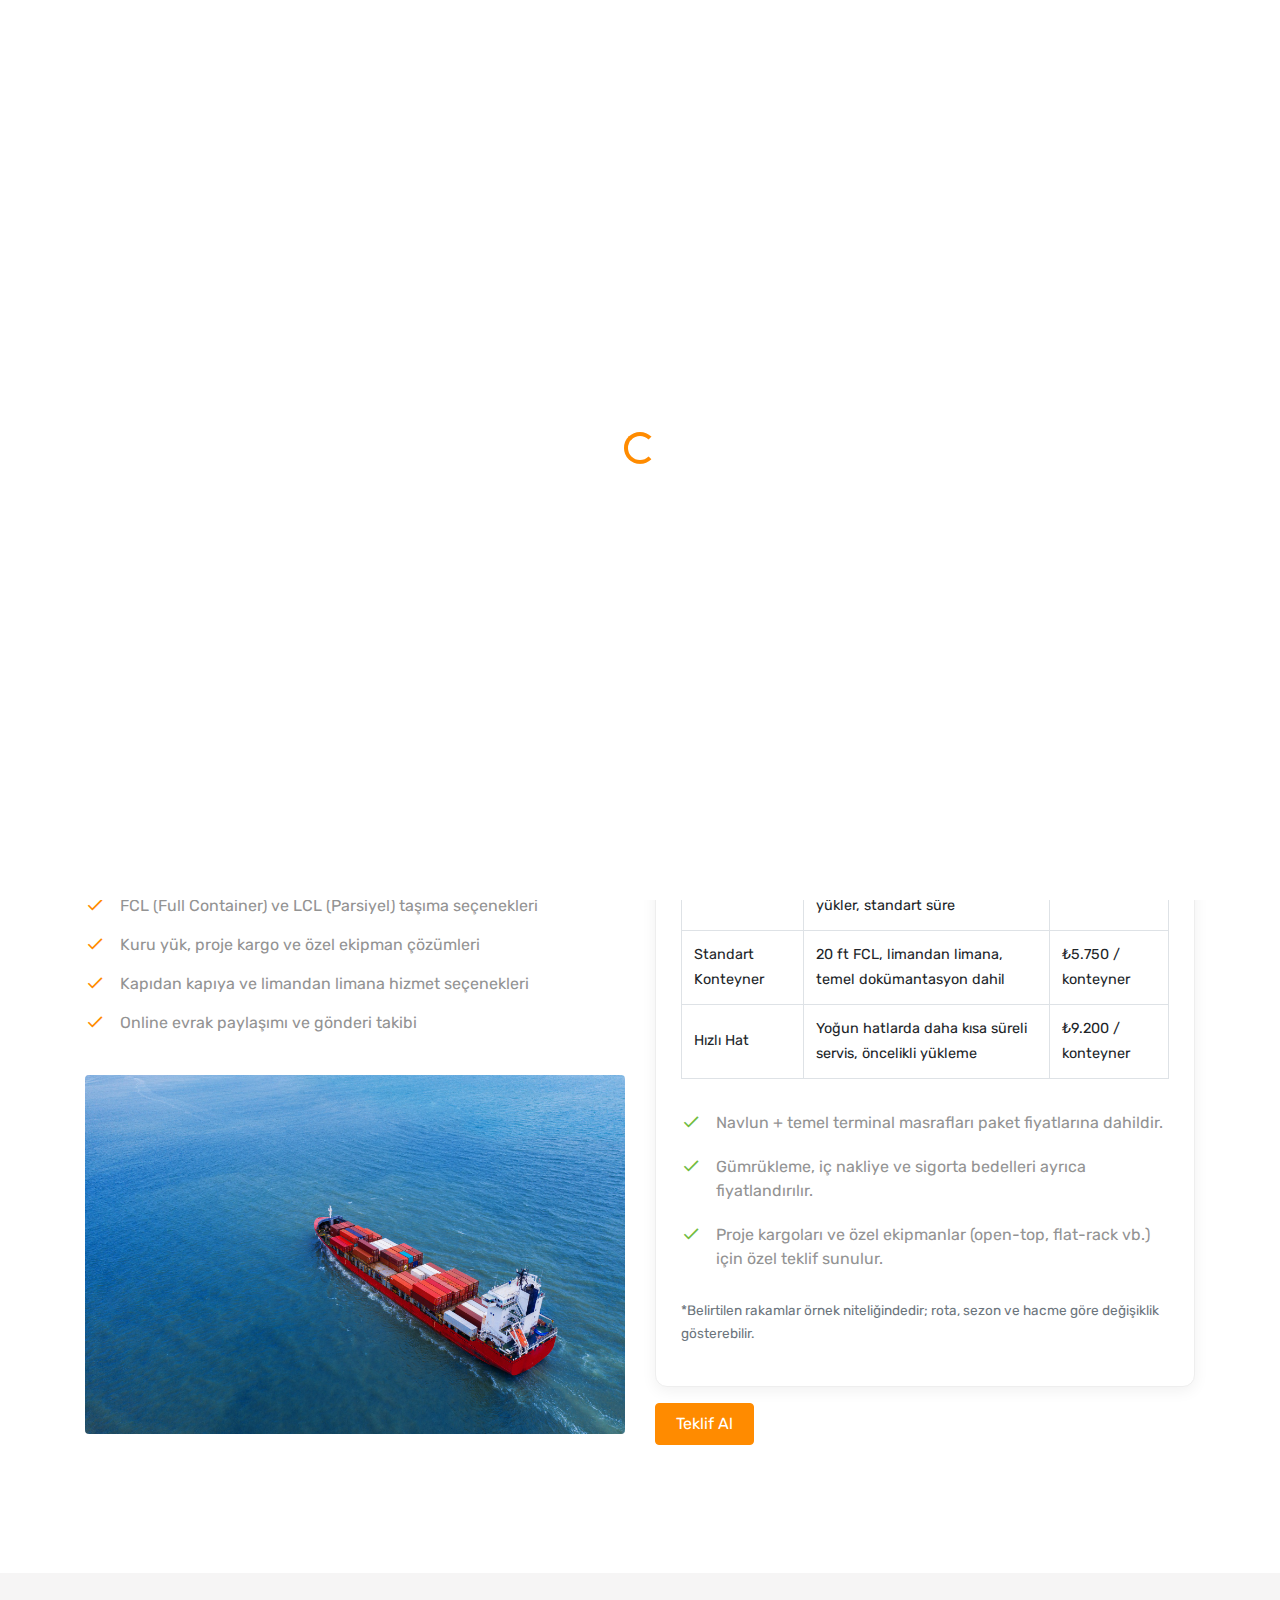
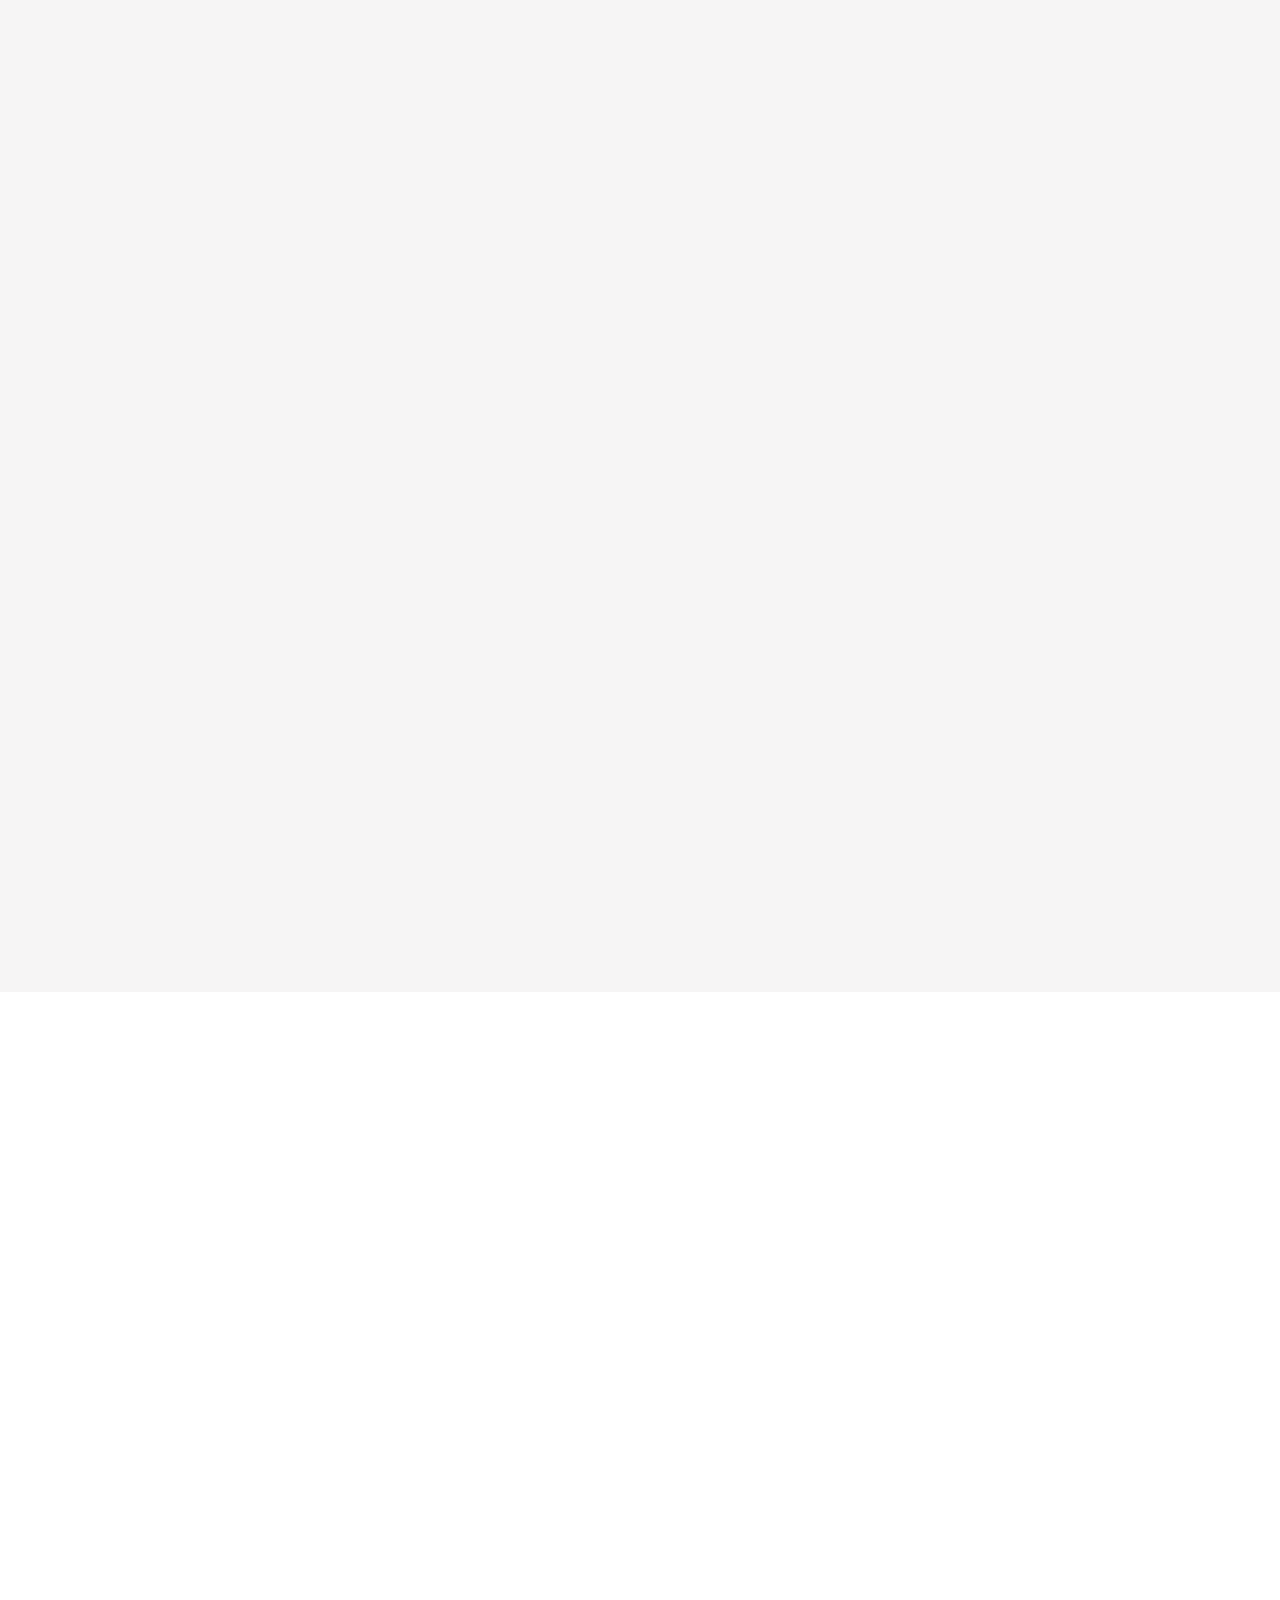
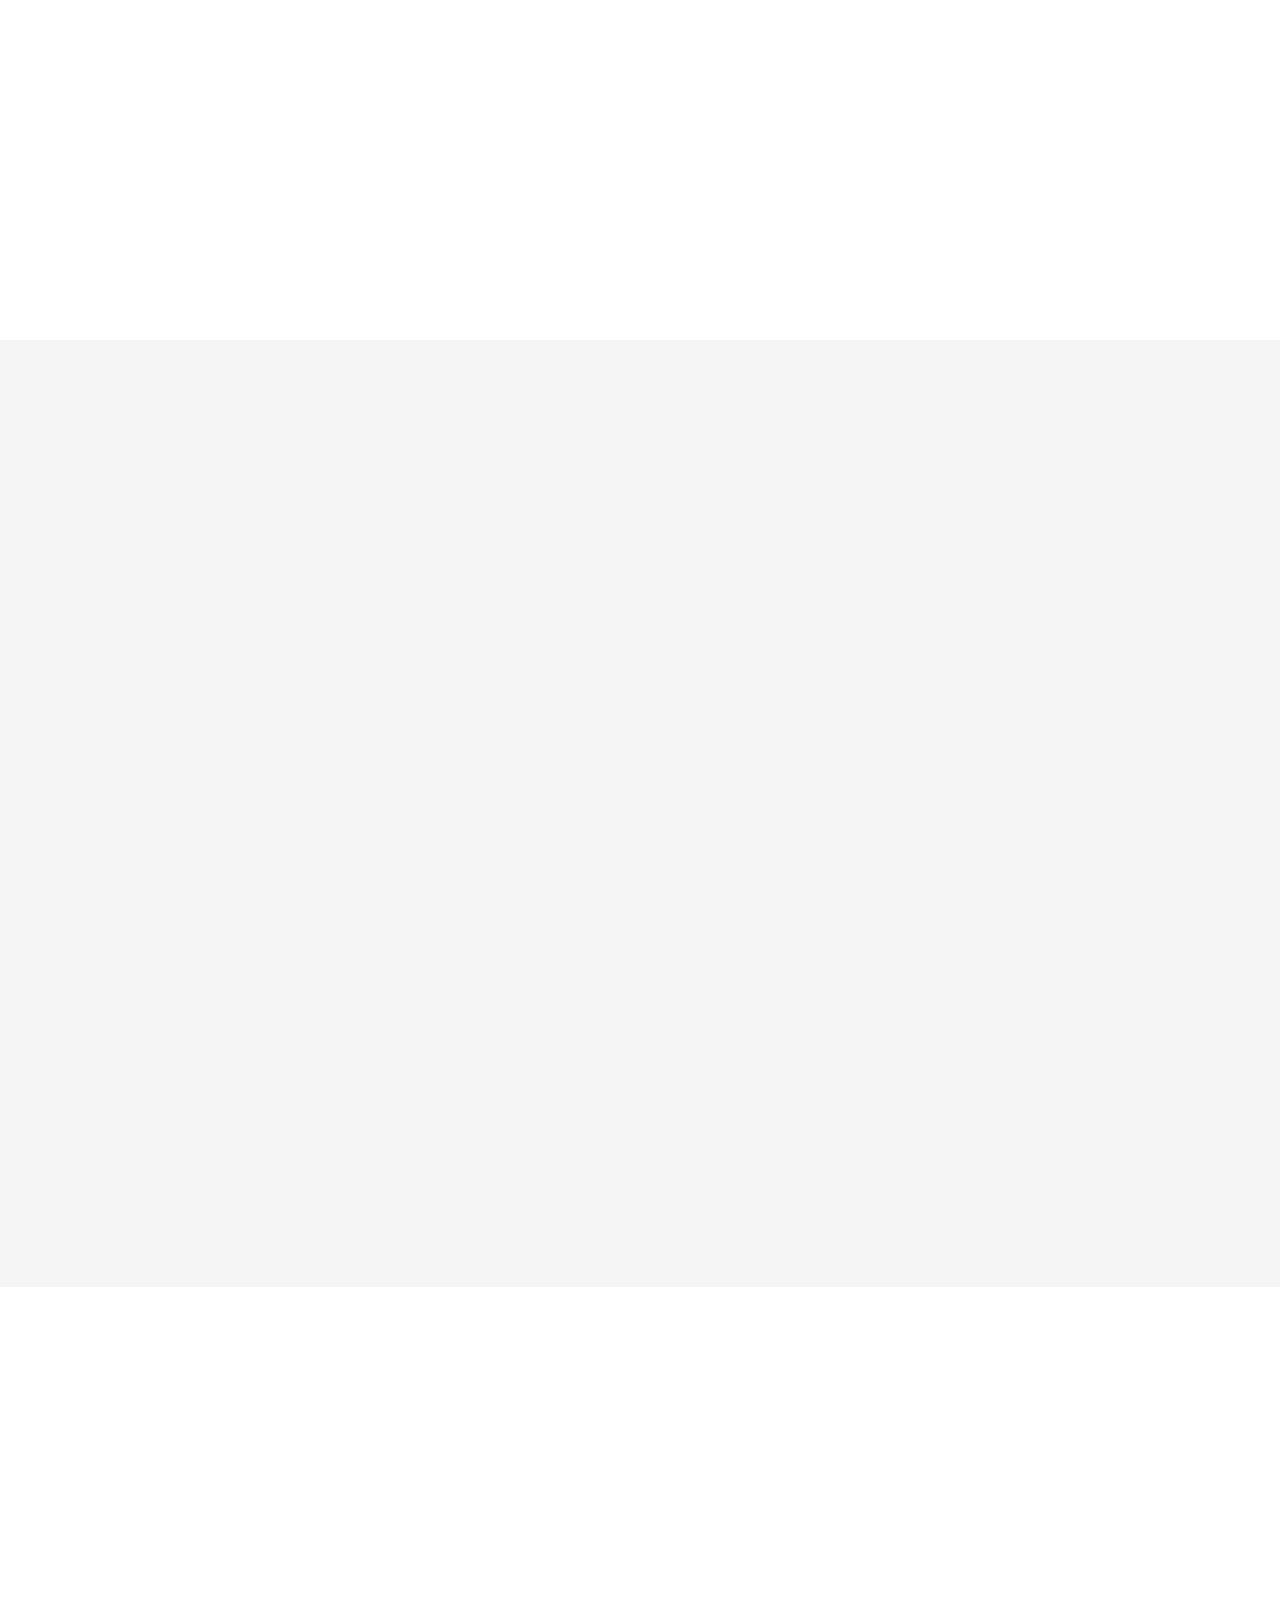
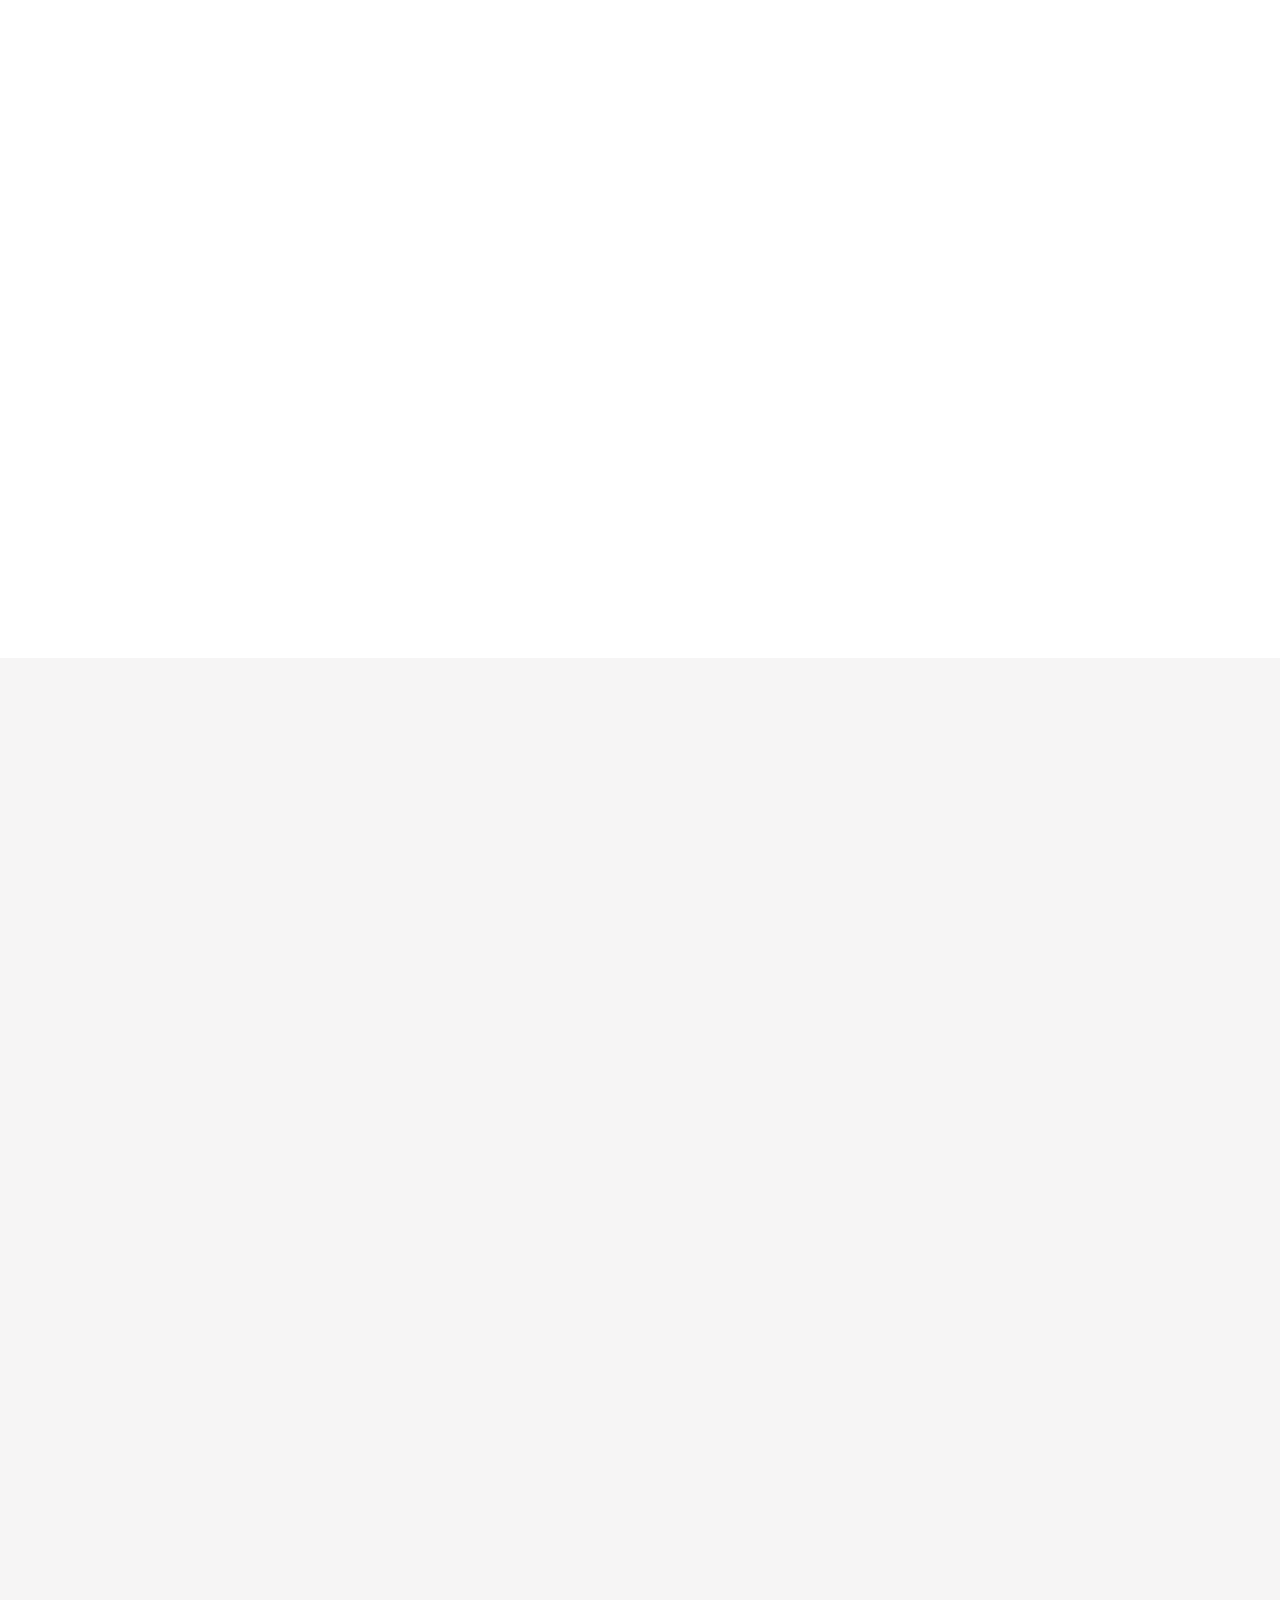
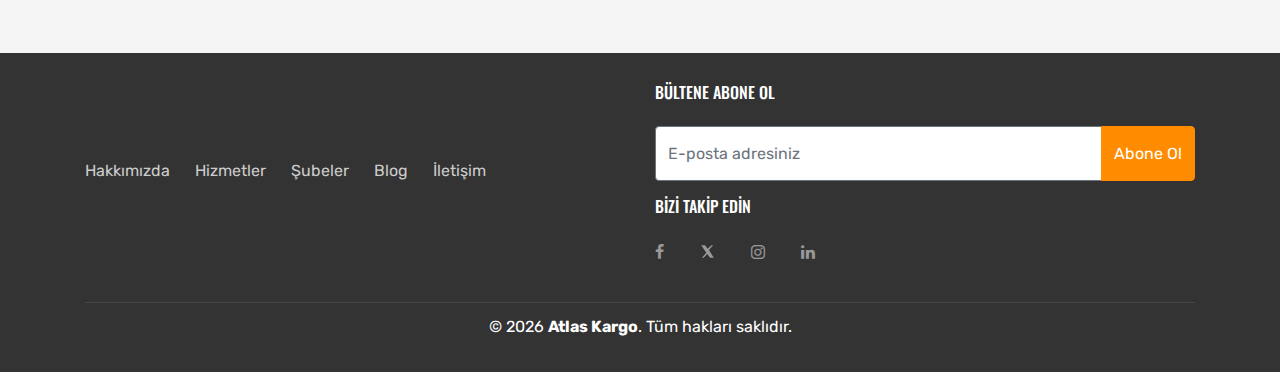
<file: services.html>
<!doctype html>
<html lang="tr">

  <head>
    <title>Atlas Kargo | Hizmetlerimiz</title>
    <meta charset="utf-8">
    <meta name="viewport" content="width=device-width, initial-scale=1, shrink-to-fit=no">
    <meta name="description" content="Atlas Kargo hizmet detayları: kara, hava, deniz taşımacılığı, depolama ve ekspres teslimat." />
    <meta name="keywords" content="kargo, lojistik, hizmetler, atlas kargo" />
    <meta name="author" content="Atlas Kargo" />
    <link rel="icon" href="images/si-32x32.png" type="image/png">
    <link rel="shortcut icon" href="images/si-32x32.png" type="image/png">

    <link href="https://fonts.googleapis.com/css?family=Rubik:300,400,700|Oswald:400,700" rel="stylesheet">

    <link rel="stylesheet" href="fonts/icomoon/style.css">

    <link rel="stylesheet" href="css/bootstrap.min.css">
    <link rel="stylesheet" href="css/jquery.fancybox.min.css">
    <link rel="stylesheet" href="css/owl.carousel.min.css">
    <link rel="stylesheet" href="css/owl.theme.default.min.css">
    <link rel="stylesheet" href="fonts/flaticon/font/flaticon.css">
    <link rel="stylesheet" href="css/aos.css">

    <!-- MAIN CSS -->
    <link rel="stylesheet" href="css/style.css">

  </head>

  <body>

    <div id="overlayer"></div>
    <div class="loader">
      <div class="spinner-border text-primary" role="status">
        <span class="sr-only">Yükleniyor...</span>
      </div>
    </div>

    <div class="site-wrap">

      <!-- MOBILE MENU -->

      <div class="site-mobile-menu site-navbar-target">
        <div class="site-mobile-menu-header">
          <div class="site-mobile-menu-close mt-3">
            <span class="icon-close2 js-menu-toggle"></span>
          </div>
        </div>
        <div class="site-mobile-menu-body"></div>
      </div>


      <!-- TOP BAR STARTS -->

      <div class="top-bar">
        <div class="container">
          <div class="row">
            <div class="col-12">

              <a href="#" class="contact-item">
                <span class="mr-2  icon-envelope-open-o"></span> 
                <span class="contact-text d-none d-md-inline-block">info@atlaskargo.com</span>
              </a>
              <span class="mx-md-2 d-inline-block"></span>
              <a href="#" class="contact-item">
                <span class="mr-2  icon-phone"></span> 
                <span class="contact-text d-none d-md-inline-block">+90 (212) 555 55 55</span>
              </a>

              <div class="float-right">
                <a href="#" class="contact-item">
                  <span class="mr-2  icon-x"></span> 
                  <span class="contact-text contact-social-text d-none d-md-inline-block">X/@araskargo</span></a>
                <span class="mx-md-2 d-inline-block"></span>
                <a href="#" class="contact-item">
                  <span class="mr-2  icon-facebook"></span> 
                  <span class="contact-text contact-social-text d-none d-md-inline-block">Facebook/@araskargo</span>
                </a>
              </div>
            </div>
          </div>
        </div>
      </div>

      <!-- TOP BAR ENDS -->


      <!--  MENU BAR STARTS -->

      <header class="site-navbar js-sticky-header site-navbar-target" role="banner">

        <div class="container">
          <div class="row align-items-center position-relative">


            <div class="site-logo">
              <a href="index.html" class="text-black"><span class="text-primary">Atlas</span> Kargo</a>
            </div>

            <div class="col-12">
              <nav class="site-navigation text-right ml-auto " role="navigation">

                <ul class="site-menu main-menu js-clone-nav ml-auto d-none d-lg-block">
                  <li><a href="index.html#home-section" class="nav-link">Anasayfa</a></li>


                  <li class="has-children">
                    <a href="services.html" class="nav-link active">Hizmetler</a>
                    <ul class="dropdown arrow-top">
                      <li><a href="services.html#deniz-yolu" class="nav-link">Deniz Yolu Taşımacılığı</a></li>
                      <li><a href="services.html#hava-yolu" class="nav-link">Hava Yolu Taşımacılığı</a></li>
                      <li><a href="services.html#paket-dagitim" class="nav-link">Paket Taşıma &amp; Dağıtım</a></li>
                      <li><a href="services.html#kara-yolu" class="nav-link">Kara Yolu Taşımacılığı</a></li>
                      <li><a href="services.html#depolama-antrepo" class="nav-link">Depolama &amp; Antrepo</a></li>
                      <li><a href="services.html#ekspres-teslimat" class="nav-link">Ekspres Teslimat</a></li>
                    </ul>
                  </li>

                  <li class="has-children">
                    <a href="index.html#about-section" class="nav-link">Hakkımızda</a>
                    <ul class="dropdown arrow-top">
                      <li><a href="mission-vision.html" class="nav-link">Misyon &amp; Vizyon</a></li>
                      <li><a href="index.html#team-section" class="nav-link">Ekibimiz</a></li>
                      <li><a href="index.html#faq-section" class="nav-link">SSS</a></li>
                    </ul>
                  </li>

                  <li><a href="index.html#pricing-section" class="nav-link">Fiyatlandırma</a></li>
                  <li><a href="index.html#announcements-section" class="nav-link">Duyurular</a></li>
                  <li><a href="single.html" class="nav-link">Blog</a></li>

                  <li class="has-children">
                    <a href="#" class="nav-link">Bize Ulaşın</a>
                      <ul class="dropdown arrow-top">
                        <li><a href="index.html#contact-section">İletişim</a></li>
                        <li><a href="branches.html" class="nav-link">Şubelerimiz</a></li>
                      </ul>

                </ul>
              </nav>

            </div>

            <div class="toggle-button d-inline-block d-lg-none"><a href="#" class="site-menu-toggle py-5 js-menu-toggle text-black"><span class="icon-menu h3"></span></a></div>

          </div>
        </div>

      </header>

      <!--  MENU BAR ENDS -->


      <div class="site-section bg-light">
        <div class="container">
          <div class="row mb-4 justify-content-center text-center">
            <div class="col-md-8">
              <div class="block-heading-1">
                <h2>Hizmetlerimiz</h2>
                <p>Atlas Kargo olarak farklı ihtiyaçlara özel tasarlanmış 6 ana hizmet sunuyoruz. Aşağıdan detayları inceleyebilir, size en uygun çözümü seçebilirsiniz.</p>
              </div>
            </div>
          </div>

          <!-- QUICK MENU -->
          <div class="row justify-content-center mb-4">
            <div class="col-lg-10">
              <ul class="nav nav-pills justify-content-center flex-wrap">
                <li class="nav-item"><a class="nav-link mb-2" href="#deniz-yolu">Deniz Yolu</a></li>
                <li class="nav-item"><a class="nav-link mb-2" href="#hava-yolu">Hava Yolu</a></li>
                <li class="nav-item"><a class="nav-link mb-2" href="#paket-dagitim">Paket &amp; Dağıtım</a></li>
                <li class="nav-item"><a class="nav-link mb-2" href="#kara-yolu">Kara Yolu</a></li>
                <li class="nav-item"><a class="nav-link mb-2" href="#depolama-antrepo">Depolama</a></li>
                <li class="nav-item"><a class="nav-link mb-2" href="#ekspres-teslimat">Ekspres Teslimat</a></li>
              </ul>
            </div>
          </div>

        </div>
      </div>


      <!-- 1. DENİZ YOLU -->
      <div class="site-section" id="deniz-yolu">
        <div class="container">
          <div class="row align-items-center">

            <!-- left -->
            <div class="col-lg-6 mb-4 mb-lg-0" data-aos="fade-right">
              <h2 class="text-black mb-3">Deniz Yolu Taşımacılığı</h2>
              <p>Uluslararası deniz taşımacılığında geniş acente ağımız, güçlü hat anlaşmalarımız ve güvenilir operasyon ekibimizle, yüklerinizi dünyanın birçok noktasına ekonomik şekilde ulaştırıyoruz.</p>
              <ul class="ul-check primary list-unstyled mb-4">
                <li>FCL (Full Container) ve LCL (Parsiyel) taşıma seçenekleri</li>
                <li>Kuru yük, proje kargo ve özel ekipman çözümleri</li>
                <li>Kapıdan kapıya ve limandan limana hizmet seçenekleri</li>
                <li>Online evrak paylaşımı ve gönderi takibi</li>
              </ul>

              <img src="images/cargo_sea.jpg"
                  alt="Deniz Yolu Taşımacılığı"
                  class="img-fluid rounded mt-3">
            </div>

            <!-- right -->
            <div class="col-lg-6" data-aos="fade-left">
              <div class="pricing mb-3">
                <h3 class="text-center text-black">Fiyatlandırma Örnekleri</h3>

                <div class="table-responsive mb-3">
                  <table class="table table-bordered pricing-table">
                    <thead>
                      <tr>
                        <th>Paket</th>
                        <th>Kapsam</th>
                        <th>Başlangıç Fiyatı*</th>
                      </tr>
                    </thead>
                    <tbody>
                      <tr>
                        <td>Ekonomi Hat</td>
                        <td>Avrupa çıkışlı LCL (parsiyel) yükler, standart süre</td>
                        <td>₺3.250 / m³</td>
                      </tr>
                      <tr>
                        <td>Standart Konteyner</td>
                        <td>20 ft FCL, limandan limana, temel dokümantasyon dahil</td>
                        <td>₺5.750 / konteyner</td>
                      </tr>
                      <tr>
                        <td>Hızlı Hat</td>
                        <td>Yoğun hatlarda daha kısa süreli servis, öncelikli yükleme</td>
                        <td>₺9.200 / konteyner</td>
                      </tr>
                    </tbody>
                  </table>
                </div>

                <ul class="list-unstyled ul-check success mb-2">
                  <li>Navlun + temel terminal masrafları paket fiyatlarına dahildir.</li>
                  <li>Gümrükleme, iç nakliye ve sigorta bedelleri ayrıca fiyatlandırılır.</li>
                  <li>Proje kargoları ve özel ekipmanlar (open-top, flat-rack vb.) için özel teklif sunulur.</li>
                </ul>
                <p class="pricing-note">
                  *Belirtilen rakamlar örnek niteliğindedir; rota, sezon ve hacme göre değişiklik gösterebilir.
                </p>
              </div>

              <p>
                <a href="index.html#contact-section" class="btn btn-primary btn-md text-white">Teklif Al</a>
              </p>
            </div>

          </div>
        </div>
      </div>


      <!-- 2. HAVA YOLU -->
      <div class="site-section bg-light" id="hava-yolu">
        <div class="container">
          <div class="row align-items-center">

            <!-- left -->
            <div class="col-lg-6 mb-4 mb-lg-0" data-aos="fade-right">
              <h2 class="text-black mb-3">Hava Yolu Taşımacılığı</h2>
              <p>Acil, değerli veya hassas gönderileriniz için dünya çapında havayolu firmalarıyla çalışıyor; süre odaklı, güvenli ve takip edilebilir çözümler sunuyoruz.</p>
              <ul class="ul-check primary list-unstyled mb-4">
                <li>Express, ekonomi ve charter uçuş seçenekleri</li>
                <li>Isı kontrollü ve kırılabilir yüklerde özel operasyon</li>
                <li>7/24 online takip ve durum raporlaması</li>
                <li>Kombine (hava + kara) taşımacılık opsiyonları</li>
              </ul>

              <img src="images/cargo_air.jpg"
                  alt="Hava Yolu Taşımacılığı"
                  class="img-fluid rounded mt-3">
            </div>

            <!-- right -->
            <div class="col-lg-6" data-aos="fade-left">
              <div class="pricing mb-3">
                <h3 class="text-center text-black">Fiyatlandırma Örnekleri</h3>

                <div class="table-responsive mb-3">
                  <table class="table table-bordered pricing-table">
                    <thead>
                      <tr>
                        <th>Paket</th>
                        <th>Kapsam</th>
                        <th>Başlangıç Fiyatı*</th>
                      </tr>
                    </thead>
                    <tbody>
                      <tr>
                        <td>Ekonomi Hava Kargo</td>
                        <td>Avrupa çıkışlı 45+ kg gönderiler, standart transit süre</td>
                        <td>₺470 / kg</td>
                      </tr>
                      <tr>
                        <td>Express Hava Kargo</td>
                        <td>Öncelikli uçuştan yer tahsisi, daha kısa transit süre</td>
                        <td>₺790 / kg</td>
                      </tr>
                      <tr>
                        <td>Özel / Hassas Yük</td>
                        <td>Isı kontrollü, değerli veya kırılabilir yükler için özel operasyon</td>
                        <td>₺1.250 / kg</td>
                      </tr>
                    </tbody>
                  </table>
                </div>

                <ul class="list-unstyled ul-check success mb-2">
                  <li>AWB düzenleme ve temel dokümantasyon hizmeti fiyata dahildir.</li>
                  <li>Havalimanı vergileri, güvenlik ücreti ve gümrük işlemleri ayrıca hesaplanır.</li>
                  <li>Yüksek hacimli düzenli gönderiler için özel kurumsal tarifeler uygulanabilir.</li>
                </ul>
                <p class="pricing-note">
                  *Fiyatlar çıkış-varış hattı, sezon ve günlük kur bilgisine göre değişiklik gösterebilir.
                </p>
              </div>

              <p>
                <a href="index.html#contact-section" class="btn btn-primary btn-md text-white">Teklif Al</a>
              </p>
            </div>

          </div>
        </div>
      </div>


      <!-- 3. PAKET TAŞIMA & DAĞITIM -->
      <div class="site-section" id="paket-dagitim">
        <div class="container">
          <div class="row align-items-center">

            <!-- left -->
            <div class="col-lg-6 mb-4 mb-lg-0" data-aos="fade-right">
              <h2 class="text-black mb-3">Paket Taşıma &amp; Dağıtım</h2>
              <p>Şehir içi ve şehirler arası küçük paket gönderilerinizde, kapıdan kapıya teslimat modeliyle hem bireysel hem de e-ticaret gönderilerinizi yönetiyoruz.</p>
              <ul class="ul-check primary list-unstyled mb-4">
                <li>Şehir içi aynı gün ve ertesi gün teslimat</li>
                <li>Toplu çıkışlı e-ticaret gönderileri için özel operasyon</li>
                <li>SMS / e-posta ile teslimat bildirimleri</li>
                <li>İade ve değişim süreçleri için pratik çözümler</li>
              </ul>

              <img src="images/cargo_delivery.jpg"
                  alt="Paket Taşıma ve Dağıtım"
                  class="img-fluid rounded mt-3">
            </div>

            <!-- right -->
            <div class="col-lg-6" data-aos="fade-left">
              <div class="pricing mb-3">
                <h3 class="text-center text-black">Paket Gönderi Tarifeleri</h3>

                <div class="table-responsive mb-3">
                  <table class="table table-bordered pricing-table">
                    <thead>
                      <tr>
                        <th>Paket</th>
                        <th>Kapsam</th>
                        <th>Başlangıç Fiyatı*</th>
                      </tr>
                    </thead>
                    <tbody>
                      <tr>
                        <td>Bireysel Standart</td>
                        <td>0–5 kg arası, şehir içi / şubeden adrese teslim</td>
                        <td>₺89 / gönderi</td>
                      </tr>
                      <tr>
                        <td>E-Ticaret Mini</td>
                        <td>Aylık 200 adede kadar gönderi, tek çıkış şubesi</td>
                        <td>₺149 / gönderi’den</td>
                      </tr>
                      <tr>
                        <td>E-Ticaret Pro</td>
                        <td>Aylık 200+ gönderi, entegrasyon + raporlama dahil</td>
                        <td>₺249 / gönderi’den</td>
                      </tr>
                    </tbody>
                  </table>
                </div>

                <ul class="list-unstyled ul-check success mb-2">
                  <li>Takip SMS’i ve teslimat bildirimi paket fiyatına dahildir.</li>
                  <li>Kırılabilir ve yüksek değerli ürünlerde ek ambalaj / sigorta ücreti uygulanabilir.</li>
                  <li>İade ve değişim gönderileri için ayrı fiyatlandırma opsiyonları mevcuttur.</li>
                </ul>
                <p class="pricing-note">
                  *Fiyatlar şehir, bölge ve kampanya dönemlerine göre farklılık gösterebilir.
                </p>
              </div>

              <p>
                <a href="index.html#contact-section" class="btn btn-primary btn-md text-white">Hizmet Talep Et</a>
              </p>
            </div>

          </div>
        </div>
      </div>


      <!-- 4. KARA YOLU -->
      <div class="site-section bg-light" id="kara-yolu">
        <div class="container">
          <div class="row align-items-center">

            <!-- left -->
            <div class="col-lg-6 mb-4 mb-lg-0" data-aos="fade-right">
              <h2 class="text-black mb-3">Kara Yolu Taşımacılığı</h2>
              <p>Türkiye geneline yayılmış araç filomuz ve partner ağımız ile parsiyel ve komple yük taşımacılığında esnek çözümler sunuyoruz.</p>
              <ul class="ul-check primary list-unstyled mb-4">
                <li>Parsiyel (parça yük) ve komple araç taşıma seçenekleri</li>
                <li>Düzenli hat seferleri ve planlı çıkış günleri</li>
                <li>Isı kontrollü ve askılı taşımacılık opsiyonları</li>
                <li>GPS destekli araç takibi ve raporlama</li>
              </ul>

              <img src="images/cargo_truck.jpg"
                  alt="Kara Yolu Taşımacılığı"
                  class="img-fluid rounded mt-3">
            </div>

            <!-- right -->
            <div class="col-lg-6" data-aos="fade-left">
              <div class="pricing mb-3">
                <h3 class="text-center text-black">Kara Taşımacılığı Tarifeleri</h3>

                <div class="table-responsive mb-3">
                  <table class="table table-bordered pricing-table">
                    <thead>
                      <tr>
                        <th>Paket</th>
                        <th>Kapsam</th>
                        <th>Başlangıç Fiyatı*</th>
                      </tr>
                    </thead>
                    <tbody>
                      <tr>
                        <td>Parsiyel Yük</td>
                        <td>Paletli/parça yük, Türkiye geneli ana hatlar</td>
                        <td>₺1.150 / palet</td>
                      </tr>
                      <tr>
                        <td>Komple Araç</td>
                        <td>13,6 m tenteli araç, İstanbul çıkışlı yurt içi sevkiyat</td>
                        <td>₺9.500 / araç</td>
                      </tr>
                      <tr>
                        <td>Soğuk Zincir</td>
                        <td>Isı kontrollü araçlarla gıda / ilaç taşımacılığı</td>
                        <td>₺13.500 / araç</td>
                      </tr>
                    </tbody>
                  </table>
                </div>

                <ul class="list-unstyled ul-check success mb-2">
                  <li>Rota planlama ve sevkiyat takip hizmeti fiyata dahildir.</li>
                  <li>Köprü, otoyol ve feribot geçiş bedelleri ayrıca yansıtılır.</li>
                  <li>Düzenli hat sözleşmelerinde kilometre bazlı indirim uygulanabilir.</li>
                </ul>
                <p class="pricing-note">
                  *Örnek fiyatlar İstanbul çıkışlı standart hatlar içindir; şehir ve yük tipine göre revize edilir.
                </p>
              </div>

              <p>
                <a href="index.html#contact-section" class="btn btn-primary btn-md text-white">Teklif Al</a>
              </p>
            </div>

          </div>
        </div>
      </div>


      <!-- 5. DEPOLAMA & ANTREPO -->
      <div class="site-section" id="depolama-antrepo">
        <div class="container">
          <div class="row align-items-center">

            <!-- left -->
            <div class="col-lg-6 mb-4 mb-lg-0" data-aos="fade-right">
              <h2 class="text-black mb-3">Depolama &amp; Antrepo</h2>
              <p>Modern depolama alanlarımızda ürünlerinizi güvenli, izlenebilir ve operasyonel olarak verimli bir şekilde yönetiyoruz.</p>
              <ul class="ul-check primary list-unstyled mb-4">
                <li>Adresleme, raflama ve barkodlu stok yönetimi</li>
                <li>Cross-dock, elleçleme ve yeniden paketleme hizmetleri</li>
                <li>Sıcaklık kontrollü alan ve güvenlik kameraları</li>
                <li>Gerçek zamanlı stok raporları ve entegrasyon seçenekleri</li>
              </ul>

              <img src="images/cargo_warehouse.jpg"
                  alt="Depolama ve Antrepo"
                  class="img-fluid rounded mt-3">
            </div>

            <!-- right -->
            <div class="col-lg-6" data-aos="fade-left">
              <div class="pricing mb-3">
                <h3 class="text-center text-black">Depolama Paketleri</h3>

                <div class="table-responsive mb-3">
                  <table class="table table-bordered pricing-table">
                    <thead>
                      <tr>
                        <th>Paket</th>
                        <th>Kapsam</th>
                        <th>Başlangıç Fiyatı*</th>
                      </tr>
                    </thead>
                    <tbody>
                      <tr>
                        <td>Standart Depo</td>
                        <td>Raflı alan, barkodlu stok takibi, temel giriş-çıkış operasyonu</td>
                        <td>₺28 / palet-gün</td>
                      </tr>
                      <tr>
                        <td>E-Ticaret Deposu</td>
                        <td>Pick-pack, kargo hazırlama ve iade yönetimi dahil</td>
                        <td>₺35 / palet-gün’den</td>
                      </tr>
                      <tr>
                        <td>Soğuk Depo</td>
                        <td>Isı kontrollü alan, sıcaklık kayıt raporlaması</td>
                        <td>₺50 / palet-gün</td>
                      </tr>
                    </tbody>
                  </table>
                </div>

                <ul class="list-unstyled ul-check success mb-2">
                  <li>Stok raporlaması ve temel entegrasyon desteği standart pakete dahildir.</li>
                  <li>Elleçleme, yeniden paketleme ve etiketleme işlemleri işlem başı ücretlendirilir.</li>
                  <li>Sigorta bedeli ürün tipi ve toplam stok değerine göre belirlenir.</li>
                </ul>
                <p class="pricing-note">
                  *Fiyatlar ürün tipi, hacim ve sözleşme süresine göre özelleştirilir.
                </p>
              </div>

              <p>
                <a href="index.html#contact-section" class="btn btn-primary btn-md text-white">Depolama Talebi Oluştur</a>
              </p>
            </div>

          </div>
        </div>
      </div>


      <!-- 6. EKSPRES TESLİMAT -->
      <div class="site-section bg-light" id="ekspres-teslimat">
        <div class="container">
          <div class="row align-items-center">

            <!-- left -->
            <div class="col-lg-6 mb-4 mb-lg-0" data-aos="fade-right">
              <h2 class="text-black mb-3">Ekspres Teslimat</h2>
              <p>Aynı gün ve ertesi gün teslimat gerektiren acil gönderileriniz için, zaman penceresi belirleyebileceğiniz ekspres çözümler sunuyoruz.</p>
              <ul class="ul-check primary list-unstyled mb-4">
                <li>Şehir içi aynı gün teslimat (seçili bölgelerde)</li>
                <li>İşletmelere zaman aralığı seçerek teslimat</li>
                <li>Canlı kurye takibi ve teslimat kanıtı (POD) paylaşımı</li>
                <li>E-ticaret entegrasyonlarıyla otomatik fiş oluşturma</li>
              </ul>

              <img src="images/cargo_express.jpg"
                  alt="Ekspres Teslimat"
                  class="img-fluid rounded mt-3">
            </div>

            <!-- right -->
            <div class="col-lg-6" data-aos="fade-left">
              <div class="pricing mb-3">
                <h3 class="text-center text-black">Ekspres Teslimat Tarifeleri</h3>

                <div class="table-responsive mb-3">
                  <table class="table table-bordered pricing-table">
                    <thead>
                      <tr>
                        <th>Paket</th>
                        <th>Kapsam</th>
                        <th>Başlangıç Fiyatı*</th>
                      </tr>
                    </thead>
                    <tbody>
                      <tr>
                        <td>Aynı Gün Teslim</td>
                        <td>Şehir içi, 0–5 kg, mesai saatleri içinde teslim</td>
                        <td>₺249 / gönderi</td>
                      </tr>
                      <tr>
                        <td>Ertesi Gün Zamanlı</td>
                        <td>09:00–13:00 veya 13:00–18:00 aralığında teslim</td>
                        <td>₺169 / gönderi</td>
                      </tr>
                      <tr>
                        <td>Gece Teslim</td>
                        <td>18:00–22:00 arası özel zaman dilimli teslimat (seçili bölgeler)</td>
                        <td>₺219 / gönderi</td>
                      </tr>
                    </tbody>
                  </table>
                </div>

                <ul class="list-unstyled ul-check success mb-2">
                  <li>Canlı kurye takibi ve teslimat kanıtı (imzalı POD) fiyata dahildir.</li>
                  <li>Yoğun dönemlerde (özel günler, kampanya haftaları) kapasiteye göre ek ücret uygulanabilir.</li>
                  <li>Kurumsal müşterilere aylık hacme göre kademeli indirim sunulur.</li>
                </ul>
                <p class="pricing-note">
                  *Bölgeye, mesafeye ve yoğunluk durumuna göre fiyatlar değişiklik gösterebilir.
                </p>
              </div>

              <p>
                <a href="index.html#contact-section" class="btn btn-primary btn-md text-white">Ekspres Gönderi Talep Et</a>
              </p>
            </div>

          </div>
        </div>
      </div>


    <!-- FOOTER STARTS -->

    <footer class="site-footer">
      <div class="container">
        <div class="row footer-top-row align-items-center">

          <!-- LINKS -->
          <div class="col-md-6">
            <ul class="footer-links-horizontal list-unstyled d-flex flex-wrap">
              <li><a href="index.html#about-section">Hakkımızda</a></li>
              <li><a href="services.html">Hizmetler</a></li>
              <li><a href="branches.html">Şubeler</a></li>
              <li><a href="single.html">Blog</a></li>
              <li><a href="index.html#contact-section">İletişim</a></li>
            </ul>
          </div>


          <!-- NEWSLETTER & SOCIALS -->
          <div class="col-md-6 ml-auto">
            <h2 class="footer-heading mb-4">Bültene Abone Ol</h2>
            <form action="#" method="post" class="footer-suscribe-form">
              <div class="input-group mb-3">
                <input type="text" class="form-control border-secondary text-white bg-transparent" 
                      placeholder="E-posta adresiniz">
                <div class="input-group-append">
                  <button class="btn btn-primary text-white" type="button">Abone Ol</button>
                </div>
              </div>
            </form>

            <h2 class="footer-heading mb-4">Bizi Takip Edin</h2>
            <a href="#" class="pl-0 pr-3"><span class="icon-facebook"></span></a>
            <a href="#" class="pl-3 pr-3"><span class="icon-x"></span></a>
            <a href="#" class="pl-3 pr-3"><span class="icon-instagram"></span></a>
            <a href="#" class="pl-3 pr-3"><span class="icon-linkedin"></span></a>
          </div>

        </div>

        <div class="row pt-5 mt-5 text-center">
          <div class="col-md-12">
            <div class="border-top pt-5">
              <p class="copyright">
                &copy; <script>document.write(new Date().getFullYear());</script> 
                <strong>Atlas Kargo</strong>. Tüm hakları saklıdır.
              </p>
            </div>
          </div>
        </div>

      </div>
    </footer>


    <!-- FOOTER ENDS -->

    </div>


    <!-- SCRIPTS -->
    <script src="js/jquery-3.3.1.min.js"></script>
    <script src="js/popper.min.js"></script>
    <script src="js/bootstrap.min.js"></script>
    <script src="js/owl.carousel.min.js"></script>
    <script src="js/jquery.sticky.js"></script>
    <script src="js/jquery.waypoints.min.js"></script>
    <script src="js/jquery.animateNumber.min.js"></script>
    <script src="js/jquery.fancybox.min.js"></script>
    <script src="js/jquery.easing.1.3.js"></script>
    <script src="js/aos.js"></script>

    <script src="js/main.js"></script>

  </body>
</html>
</file>
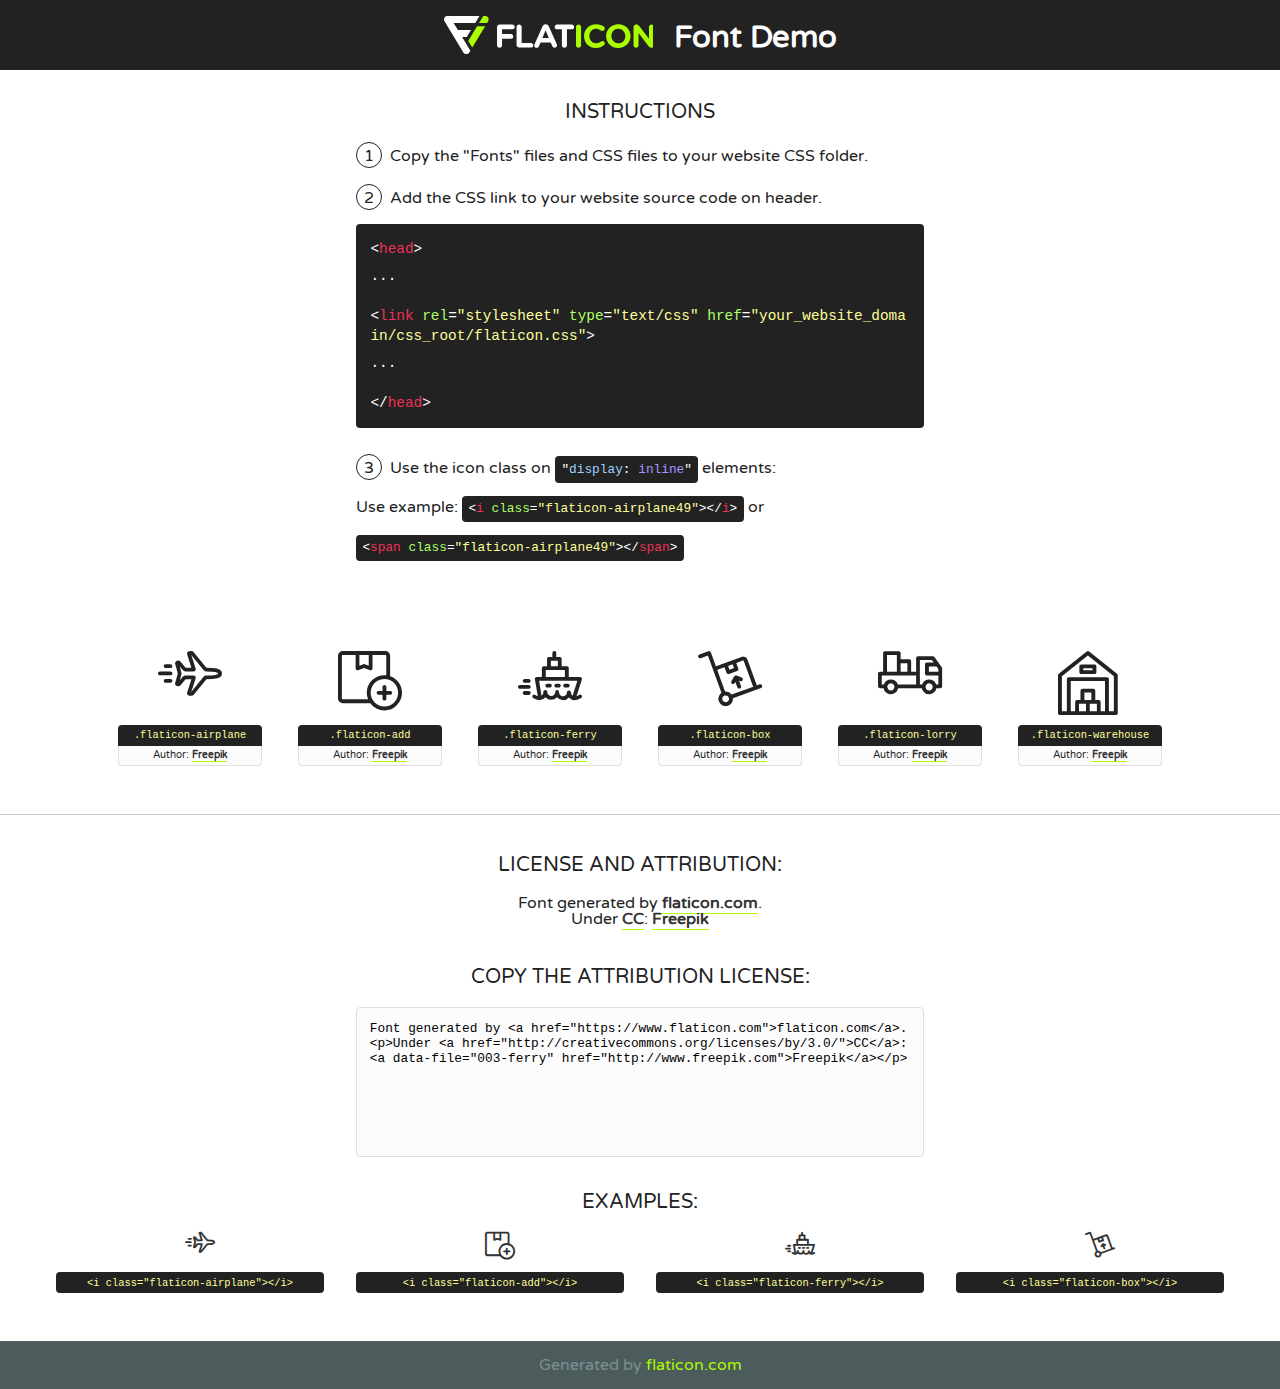
<file: fonts/flaticon/font/flaticon.html>
<!DOCTYPE html>
<!--
  Flaticon icon font: Flaticon
  Creation date: 06/05/2019 12:06
-->
<html>
<!DOCTYPE html>
<html>

<head>
    <title>Flaticon WebFont</title>
    <link href="http://fonts.googleapis.com/css?family=Varela+Round" rel="stylesheet" type="text/css" />
    <link rel="stylesheet" type="text/css" href="flaticon.css">
    <meta charset="UTF-8">
    <style>
    html, body, div, span, applet, object, iframe,
    h1, h2, h3, h4, h5, h6, p, blockquote, pre,
    a, abbr, acronym, address, big, cite, code,
    del, dfn, em, img, ins, kbd, q, s, samp,
    small, strike, strong, sub, sup, tt, var,
    b, u, i, center,
    dl, dt, dd, ol, ul, li,
    fieldset, form, label, legend,
    table, caption, tbody, tfoot, thead, tr, th, td,
    article, aside, canvas, details, embed, 
    figure, figcaption, footer, header, hgroup, 
    menu, nav, output, ruby, section, summary,
    time, mark, audio, video {
        margin: 0;
        padding: 0;
        border: 0;
        font-size: 100%;
        font: inherit;
        vertical-align: baseline;
    }
    /* HTML5 display-role reset for older browsers */
    article, aside, details, figcaption, figure, 
    footer, header, hgroup, menu, nav, section {
        display: block;
    }
    body {
        line-height: 1;
    }
    ol, ul {
        list-style: none;
    }
    blockquote, q {
        quotes: none;
    }
    blockquote:before, blockquote:after,
    q:before, q:after {
        content: '';
        content: none;
    }
    table {
        border-collapse: collapse;
        border-spacing: 0;
    }
    body {
        font-family: 'Varela Round', Helvetica, Arial, sans-serif;
        font-size: 16px;
        color: #222;
    }
    a {
        color: #333;
        border-bottom: 1px solid #a9fd00;
        font-weight: bold;
        text-decoration: none;
    }
    * {
        -moz-box-sizing: border-box;
        -webkit-box-sizing: border-box;
        box-sizing: border-box;
        margin: 0;
        padding: 0;
    }
    [class^="flaticon-"]:before, [class*=" flaticon-"]:before, [class^="flaticon-"]:after, [class*=" flaticon-"]:after {
        font-family: Flaticon;
        font-size: 30px;
        font-style: normal;
        margin-left: 20px;
        color: #333;
    }
    .wrapper {
        max-width: 600px;
        margin: auto;
        padding: 0 1em;
    }
    .title {
        font-size: 1.25em;
        text-align: center;
        margin-bottom: 1em;
        text-transform: uppercase;
    }
    header {
        text-align: center;
        background-color: #222;
        color: #fff;
        padding: 1em;
    }
    header .logo {
        width: 210px;
        height: 38px;
        display: inline-block;
        vertical-align: middle;
        margin-right: 1em;
        border: none;
    }
    header strong {
        font-size: 1.95em;
        font-weight: bold;
        vertical-align: middle;
        margin-top: 5px;
        display: inline-block;
    }
    .demo {
        margin: 2em auto;
        line-height: 1.25em;
    }
    .demo ul li {
        margin-bottom: 1em;
    }
    .demo ul li .num {
        color: #222;
        border-radius: 20px;
        display: inline-block;
        width: 26px;
        padding: 3px;
        height: 26px;
        text-align: center;
        margin-right: 0.5em;
        border: 1px solid #222;
    }
    .demo ul li code {
        background-color: #222;
        border-radius: 4px;
        padding: 0.25em 0.5em;
        display: inline-block;
        color: #fff;
        font-family: Consolas,Monaco,Lucida Console,Liberation Mono,DejaVu Sans Mono,Bitstream Vera Sans Mono,Courier New, monospace;
        font-weight: lighter;
        margin-top: 1em;
        font-size: 0.8em;
        word-break: break-all;
    }
    .demo ul li code.big {
        padding: 1em;
        font-size: 0.9em;
    }
    .demo ul li code .red {
        color: #EF3159;
    }
    .demo ul li code .green {
        color: #ACFF65;
    }
    .demo ul li code .yellow {
        color: #FFFF99;
    }
    .demo ul li code .blue {
        color: #99D3FF;
    }
    .demo ul li code .purple {
        color: #A295FF;
    }
    .demo ul li code .dots {
        margin-top: 0.5em;
        display: block;
    }
    #glyphs {
        border-bottom: 1px solid #ccc;
        padding: 2em 0;
        text-align: center;
    }
    .glyph {
        display: inline-block;
        width: 9em;
        margin: 1em;
        text-align: center;
        vertical-align: top;
        background: #FFF;
    }
    .glyph .glyph-icon {
        padding: 10px;
        display: block;
        font-family:"Flaticon";
        font-size: 64px;
        line-height: 1;
    }
    .glyph .glyph-icon:before {
        font-size: 64px;
        color: #222;
        margin-left: 0;
    }
    .class-name {
        font-size: 0.65em;
        background-color: #222;
        color: #fff;
        border-radius: 4px 4px 0 0;
        padding: 0.5em;
        color: #FFFF99;
        font-family: Consolas,Monaco,Lucida Console,Liberation Mono,DejaVu Sans Mono,Bitstream Vera Sans Mono,Courier New, monospace;
    }
    .author-name {
        font-size: 0.6em;
        background-color: #fcfcfd;
        border: 1px solid #DEDEE4;
        border-top: 0;
        border-radius: 0 0 4px 4px;
        padding: 0.5em;
    }
    .class-name:last-child {
        font-size: 10px;
        color:#888;
    }
    .class-name:last-child a {
        font-size: 10px;
        color:#555;
    }
    .class-name:last-child a:hover {
        color:#a9fd00;
    }
    .glyph > input {
        display: block;
        width: 100px;
        margin: 5px auto;
        text-align: center;
        font-size: 12px;
        cursor: text;
    }
    .glyph > input.icon-input {
        font-family:"Flaticon";
        font-size: 16px;
        margin-bottom: 10px;
    }
    .attribution .title {
        margin-top: 2em;
    }
    .attribution textarea {
        background-color: #fcfcfd;
        padding: 1em;
        border: none;
        box-shadow: none;
        border: 1px solid #DEDEE4;
        border-radius: 4px;
        resize: none;
        width: 100%;
        height: 150px;
        font-size: 0.8em;
        font-family: Consolas,Monaco,Lucida Console,Liberation Mono,DejaVu Sans Mono,Bitstream Vera Sans Mono,Courier New, monospace;
        -webkit-appearance: none;
    }
    .iconsuse {
        margin: 2em auto;
        text-align: center;
        max-width: 1200px;
    }
    .iconsuse:after {
        content: '';
        display: table;
        clear: both;
    }
    .iconsuse .image {
        float: left;
        width: 25%;
        padding: 0 1em;
    }
    .iconsuse .image p {
        margin-bottom: 1em;
    }
    .iconsuse .image span {
        display: block;
        font-size: 0.65em;
        background-color: #222;
        color: #fff;
        border-radius: 4px;
        padding: 0.5em;
        color: #FFFF99;
        margin-top: 1em;
        font-family: Consolas,Monaco,Lucida Console,Liberation Mono,DejaVu Sans Mono,Bitstream Vera Sans Mono,Courier New, monospace;
    }
    #footer {
        text-align: center;
        background-color: #4C5B5C;
        color: #7c9192;
        padding: 1em;
    }
    #footer a {
        border: none;
        color: #a9fd00;
        font-weight: normal;
    }
    @media (max-width: 960px) {
        .iconsuse .image {
            width: 50%;
        }
    }
    @media (max-width: 560px) {
        .iconsuse .image {
            width: 100%;
        }
    }
    </style>
</head>

<body class="characters-off">

    <header>
        <a href="https://www.flaticon.com" target="_blank" class="logo">
            <svg version="1.1" xmlns="http://www.w3.org/2000/svg" xmlns:xlink="http://www.w3.org/1999/xlink" xmlns:a="http://ns.adobe.com/AdobeSVGViewerExtensions/3.0/" viewBox="0 0 560.875 102.036" enable-background="new 0 0 560.875 102.036" xml:space="preserve">
                <defs>
                </defs>
                <g>
                    <g class="letters">
                        <path fill="#ffffff" d="M141.596,29.675c0-3.777,2.985-6.767,6.764-6.767h34.438c3.426,0,6.15,2.728,6.15,6.15
                        c0,3.43-2.724,6.149-6.15,6.149h-27.674v13.091h23.719c3.429,0,6.151,2.724,6.151,6.15c0,3.43-2.723,6.149-6.151,6.149h-23.719
                        v17.574c0,3.773-2.986,6.761-6.764,6.761c-3.779,0-6.764-2.989-6.764-6.761V29.675z"></path>
                        <path fill="#ffffff" d="M193.844,29.149c0-3.781,2.985-6.767,6.764-6.767c3.776,0,6.763,2.985,6.763,6.767v42.957h25.039
                        c3.426,0,6.149,2.726,6.149,6.153c0,3.425-2.723,6.15-6.149,6.15h-31.802c-3.779,0-6.764-2.986-6.764-6.768V29.149z"></path>
                        <path fill="#ffffff" d="M241.891,75.71l21.438-48.407c1.492-3.341,4.215-5.357,7.906-5.357h0.792
                        c3.686,0,6.323,2.017,7.815,5.357l21.439,48.407c0.436,0.967,0.701,1.845,0.701,2.723c0,3.602-2.809,6.501-6.414,6.501
                        c-3.161,0-5.269-1.845-6.499-4.655l-4.132-9.661h-27.059l-4.301,10.102c-1.144,2.631-3.426,4.214-6.237,4.214
                        c-3.517,0-6.24-2.81-6.24-6.325C241.1,77.64,241.451,76.677,241.891,75.71z M279.932,58.666l-8.521-20.297l-8.526,20.297H279.932
                        z"></path>
                        <path fill="#ffffff" d="M314.864,35.387H301.86c-3.429,0-6.239-2.813-6.239-6.238c0-3.429,2.811-6.24,6.239-6.24h39.533
                        c3.426,0,6.237,2.811,6.237,6.24c0,3.425-2.811,6.238-6.237,6.238h-13.001v42.785c0,3.773-2.99,6.761-6.764,6.761
                        c-3.779,0-6.764-2.989-6.764-6.761V35.387z"></path>
                        <path fill="#A9FD00" d="M352.615,29.149c0-3.781,2.985-6.767,6.767-6.767c3.774,0,6.761,2.985,6.761,6.767v49.024
                        c0,3.773-2.987,6.761-6.761,6.761c-3.781,0-6.767-2.989-6.767-6.761V29.149z"></path>
                        <path fill="#A9FD00" d="M374.132,53.836v-0.179c0-17.481,13.178-31.801,32.065-31.801c9.22,0,15.459,2.458,20.557,6.238
                        c1.402,1.054,2.637,2.985,2.637,5.357c0,3.692-2.985,6.59-6.681,6.59c-1.845,0-3.071-0.702-4.044-1.319
                        c-3.776-2.813-7.729-4.393-12.562-4.393c-10.364,0-17.831,8.611-17.831,19.154v0.173c0,10.542,7.291,19.329,17.831,19.329
                        c5.715,0,9.492-1.756,13.359-4.834c1.049-0.874,2.458-1.491,4.039-1.491c3.429,0,6.325,2.813,6.325,6.236
                        c0,2.106-1.056,3.78-2.282,4.834c-5.539,4.834-12.036,7.733-21.878,7.733C387.572,85.464,374.132,71.493,374.132,53.836z"></path>
                        <path fill="#A9FD00" d="M433.009,53.836v-0.179c0-17.481,13.79-31.801,32.766-31.801c18.981,0,32.592,14.143,32.592,31.628v0.173
                        c0,17.483-13.785,31.807-32.769,31.807C446.625,85.464,433.009,71.32,433.009,53.836z M484.224,53.836v-0.179
                        c0-10.539-7.725-19.326-18.626-19.326c-10.893,0-18.449,8.611-18.449,19.154v0.173c0,10.542,7.73,19.329,18.626,19.329
                        C476.676,72.986,484.224,64.378,484.224,53.836z"></path>
                        <path fill="#A9FD00" d="M506.233,29.321c0-3.774,2.99-6.763,6.767-6.763h1.401c3.252,0,5.183,1.583,7.029,3.953l26.093,34.265
                        V29.059c0-3.692,2.99-6.677,6.681-6.677c3.683,0,6.671,2.985,6.671,6.677v48.934c0,3.78-2.987,6.765-6.764,6.765h-0.436
                        c-3.257,0-5.188-1.581-7.034-3.953l-27.056-35.492v32.944c0,3.687-2.985,6.676-6.678,6.676c-3.683,0-6.673-2.989-6.673-6.676
                        V29.321z"></path>
                    </g>
                    <g class="insignia">
                        <path fill="#ffffff" d="M48.372,56.137h12.517l11.156-18.537H37.186L25.688,18.539h57.825L94.668,0H9.271
                        C5.925,0,2.842,1.801,1.198,4.716c-1.644,2.907-1.593,6.482,0.134,9.343l50.38,83.501c1.678,2.781,4.689,4.476,7.938,4.476
                        c3.246,0,6.257-1.695,7.935-4.476l2.898-4.804L48.372,56.137z"></path>
                        <g class="i">
                            <path fill="#A9FD00" d="M93.575,18.539h0.031v0.004l21.652,0.004l2.705-4.488c1.727-2.861,1.778-6.436,0.133-9.343
                            C116.454,1.801,113.371,0,110.026,0h-5.294L93.575,18.539z"></path>
                            <polygon fill="#A9FD00" points="88.291,27.356 64.725,66.486 75.519,84.404 109.942,27.356"></polygon>
                        </g>
                    </g>
                </g>
            </svg>
        </a>
        <strong>Font Demo</strong>
    </header>


    <section class="demo wrapper">

        <p class="title">Instructions</p>

        <ul>
            <li>
                <span class="num">1</span>Copy the "Fonts" files and CSS files to your website CSS folder.
            </li>
            <li>
                <span class="num">2</span>Add the CSS link to your website source code on header.
                <code class="big">
                    &lt;<span class="red">head</span>&gt;
                    <br/><span class="dots">...</span>
                    <br/>&lt;<span class="red">link</span> <span class="green">rel</span>=<span class="yellow">"stylesheet"</span> <span class="green">type</span>=<span class="yellow">"text/css"</span> <span class="green">href</span>=<span class="yellow">"your_website_domain/css_root/flaticon.css"</span>&gt;
                    <br/><span class="dots">...</span>
                    <br/>&lt;/<span class="red">head</span>&gt;
                </code>
            </li>

            <li>
                <p>
                    <span class="num">3</span>Use the icon class on <code>"<span class="blue">display</span>:<span class="purple"> inline</span>"</code> elements:
                    <br />
                    Use example: <code>&lt;<span class="red">i</span> <span class="green">class</span>=<span class="yellow">&quot;flaticon-airplane49&quot;</span>&gt;&lt;/<span class="red">i</span>&gt;</code> or <code>&lt;<span class="red">span</span> <span class="green">class</span>=<span class="yellow">&quot;flaticon-airplane49&quot;</span>&gt;&lt;/<span class="red">span</span>&gt;</code>
            </li>
        </ul>

    </section>




   <section id="glyphs">          
    
      
        <div class="glyph"><div class="glyph-icon flaticon-airplane"></div>
            <div class="class-name">.flaticon-airplane</div>
            <div class="author-name">Author: <a data-file="001-airplane" href="http://www.freepik.com">Freepik</a> </div> 
        </div>        
        
        <div class="glyph"><div class="glyph-icon flaticon-add"></div>
            <div class="class-name">.flaticon-add</div>
            <div class="author-name">Author: <a data-file="002-add" href="http://www.freepik.com">Freepik</a> </div> 
        </div>        
        
        <div class="glyph"><div class="glyph-icon flaticon-ferry"></div>
            <div class="class-name">.flaticon-ferry</div>
            <div class="author-name">Author: <a data-file="003-ferry" href="http://www.freepik.com">Freepik</a> </div> 
        </div>        
        
        <div class="glyph"><div class="glyph-icon flaticon-box"></div>
            <div class="class-name">.flaticon-box</div>
            <div class="author-name">Author: <a data-file="004-box" href="http://www.freepik.com">Freepik</a> </div> 
        </div>        
        
        <div class="glyph"><div class="glyph-icon flaticon-lorry"></div>
            <div class="class-name">.flaticon-lorry</div>
            <div class="author-name">Author: <a data-file="005-lorry" href="http://www.freepik.com">Freepik</a> </div> 
        </div>        
        
        <div class="glyph"><div class="glyph-icon flaticon-warehouse"></div>
            <div class="class-name">.flaticon-warehouse</div>
            <div class="author-name">Author: <a data-file="006-warehouse" href="http://www.freepik.com">Freepik</a> </div> 
        </div>        
        

    </section>



    <section class="attribution wrapper"   style="text-align:center;">

      <div class="title">License and attribution:</div><div class="attrDiv">Font generated by <a href="https://www.flaticon.com">flaticon.com</a>. <div><p>Under <a href="http://creativecommons.org/licenses/by/3.0/">CC</a>: <a data-file="003-ferry" href="http://www.freepik.com">Freepik</a></p>  </div>
      </div>
      <div class="title">Copy the Attribution License:</div>

    <textarea onclick="this.focus();this.select();">Font generated by &lt;a href=&quot;https://www.flaticon.com&quot;&gt;flaticon.com&lt;/a&gt;. <p>Under <a href="http://creativecommons.org/licenses/by/3.0/">CC</a>: <a data-file="003-ferry" href="http://www.freepik.com">Freepik</a></p>  
     </textarea>

    </section>

    <section class="iconsuse">

          <div class="title">Examples:</div>            
             
            <div class="image">
                <p>
                    <i class="glyph-icon flaticon-airplane"></i> 
                    <span>&lt;i class=&quot;flaticon-airplane&quot;&gt;&lt;/i&gt;</span>
                </p>
            </div>
            
            <div class="image">
                <p>
                    <i class="glyph-icon flaticon-add"></i> 
                    <span>&lt;i class=&quot;flaticon-add&quot;&gt;&lt;/i&gt;</span>
                </p>
            </div>
            
            <div class="image">
                <p>
                    <i class="glyph-icon flaticon-ferry"></i> 
                    <span>&lt;i class=&quot;flaticon-ferry&quot;&gt;&lt;/i&gt;</span>
                </p>
            </div>
            
            <div class="image">
                <p>
                    <i class="glyph-icon flaticon-box"></i> 
                    <span>&lt;i class=&quot;flaticon-box&quot;&gt;&lt;/i&gt;</span>
                </p>
            </div>
                       
        </div>
                            
    </section>

<div id="footer">
    <div>Generated by <a href="https://www.flaticon.com">flaticon.com</a>
    </div>
</div>



</body>
</html>
</file>
<file: fonts/icomoon/style.css>
@font-face {
  font-family: 'icomoon';
  src:  url('fonts/icomoon.eot?10si43');
  src:  url('fonts/icomoon.eot?10si43#iefix') format('embedded-opentype'),
    url('fonts/icomoon.ttf?10si43') format('truetype'),
    url('fonts/icomoon.woff?10si43') format('woff'),
    url('fonts/icomoon.svg?10si43#icomoon') format('svg');
  font-weight: normal;
  font-style: normal;
}

[class^="icon-"], [class*=" icon-"] {
  /* use !important to prevent issues with browser extensions that change fonts */
  font-family: 'icomoon' !important;
  speak: none;
  font-style: normal;
  font-weight: normal;
  font-variant: normal;
  text-transform: none;
  line-height: 1;

  /* Better Font Rendering =========== */
  -webkit-font-smoothing: antialiased;
  -moz-osx-font-smoothing: grayscale;
}

.icon-asterisk:before {
  content: "\f069";
}
.icon-plus:before {
  content: "\f067";
}
.icon-question:before {
  content: "\f128";
}
.icon-minus:before {
  content: "\f068";
}
.icon-glass:before {
  content: "\f000";
}
.icon-music:before {
  content: "\f001";
}
.icon-search:before {
  content: "\f002";
}
.icon-envelope-o:before {
  content: "\f003";
}
.icon-heart:before {
  content: "\f004";
}
.icon-star:before {
  content: "\f005";
}
.icon-star-o:before {
  content: "\f006";
}
.icon-user:before {
  content: "\f007";
}
.icon-film:before {
  content: "\f008";
}
.icon-th-large:before {
  content: "\f009";
}
.icon-th:before {
  content: "\f00a";
}
.icon-th-list:before {
  content: "\f00b";
}
.icon-check:before {
  content: "\f00c";
}
.icon-close:before {
  content: "\f00d";
}
.icon-remove:before {
  content: "\f00d";
}
.icon-times:before {
  content: "\f00d";
}
.icon-search-plus:before {
  content: "\f00e";
}
.icon-search-minus:before {
  content: "\f010";
}
.icon-power-off:before {
  content: "\f011";
}
.icon-signal:before {
  content: "\f012";
}
.icon-cog:before {
  content: "\f013";
}
.icon-gear:before {
  content: "\f013";
}
.icon-trash-o:before {
  content: "\f014";
}
.icon-home:before {
  content: "\f015";
}
.icon-file-o:before {
  content: "\f016";
}
.icon-clock-o:before {
  content: "\f017";
}
.icon-road:before {
  content: "\f018";
}
.icon-download:before {
  content: "\f019";
}
.icon-arrow-circle-o-down:before {
  content: "\f01a";
}
.icon-arrow-circle-o-up:before {
  content: "\f01b";
}
.icon-inbox:before {
  content: "\f01c";
}
.icon-play-circle-o:before {
  content: "\f01d";
}
.icon-repeat:before {
  content: "\f01e";
}
.icon-rotate-right:before {
  content: "\f01e";
}
.icon-refresh:before {
  content: "\f021";
}
.icon-list-alt:before {
  content: "\f022";
}
.icon-lock:before {
  content: "\f023";
}
.icon-flag:before {
  content: "\f024";
}
.icon-headphones:before {
  content: "\f025";
}
.icon-volume-off:before {
  content: "\f026";
}
.icon-volume-down:before {
  content: "\f027";
}
.icon-volume-up:before {
  content: "\f028";
}
.icon-qrcode:before {
  content: "\f029";
}
.icon-barcode:before {
  content: "\f02a";
}
.icon-tag:before {
  content: "\f02b";
}
.icon-tags:before {
  content: "\f02c";
}
.icon-book:before {
  content: "\f02d";
}
.icon-bookmark:before {
  content: "\f02e";
}
.icon-print:before {
  content: "\f02f";
}
.icon-camera:before {
  content: "\f030";
}
.icon-font:before {
  content: "\f031";
}
.icon-bold:before {
  content: "\f032";
}
.icon-italic:before {
  content: "\f033";
}
.icon-text-height:before {
  content: "\f034";
}
.icon-text-width:before {
  content: "\f035";
}
.icon-align-left:before {
  content: "\f036";
}
.icon-align-center:before {
  content: "\f037";
}
.icon-align-right:before {
  content: "\f038";
}
.icon-align-justify:before {
  content: "\f039";
}
.icon-list:before {
  content: "\f03a";
}
.icon-dedent:before {
  content: "\f03b";
}
.icon-outdent:before {
  content: "\f03b";
}
.icon-indent:before {
  content: "\f03c";
}
.icon-video-camera:before {
  content: "\f03d";
}
.icon-image:before {
  content: "\f03e";
}
.icon-photo:before {
  content: "\f03e";
}
.icon-picture-o:before {
  content: "\f03e";
}
.icon-pencil:before {
  content: "\f040";
}
.icon-map-marker:before {
  content: "\f041";
}
.icon-adjust:before {
  content: "\f042";
}
.icon-tint:before {
  content: "\f043";
}
.icon-edit:before {
  content: "\f044";
}
.icon-pencil-square-o:before {
  content: "\f044";
}
.icon-share-square-o:before {
  content: "\f045";
}
.icon-check-square-o:before {
  content: "\f046";
}
.icon-arrows:before {
  content: "\f047";
}
.icon-step-backward:before {
  content: "\f048";
}
.icon-fast-backward:before {
  content: "\f049";
}
.icon-backward:before {
  content: "\f04a";
}
.icon-play:before {
  content: "\f04b";
}
.icon-pause:before {
  content: "\f04c";
}
.icon-stop:before {
  content: "\f04d";
}
.icon-forward:before {
  content: "\f04e";
}
.icon-fast-forward:before {
  content: "\f050";
}
.icon-step-forward:before {
  content: "\f051";
}
.icon-eject:before {
  content: "\f052";
}
.icon-chevron-left:before {
  content: "\f053";
}
.icon-chevron-right:before {
  content: "\f054";
}
.icon-plus-circle:before {
  content: "\f055";
}
.icon-minus-circle:before {
  content: "\f056";
}
.icon-times-circle:before {
  content: "\f057";
}
.icon-check-circle:before {
  content: "\f058";
}
.icon-question-circle:before {
  content: "\f059";
}
.icon-info-circle:before {
  content: "\f05a";
}
.icon-crosshairs:before {
  content: "\f05b";
}
.icon-times-circle-o:before {
  content: "\f05c";
}
.icon-check-circle-o:before {
  content: "\f05d";
}
.icon-ban:before {
  content: "\f05e";
}
.icon-arrow-left:before {
  content: "\f060";
}
.icon-arrow-right:before {
  content: "\f061";
}
.icon-arrow-up:before {
  content: "\f062";
}
.icon-arrow-down:before {
  content: "\f063";
}
.icon-mail-forward:before {
  content: "\f064";
}
.icon-share:before {
  content: "\f064";
}
.icon-expand:before {
  content: "\f065";
}
.icon-compress:before {
  content: "\f066";
}
.icon-exclamation-circle:before {
  content: "\f06a";
}
.icon-gift:before {
  content: "\f06b";
}
.icon-leaf:before {
  content: "\f06c";
}
.icon-fire:before {
  content: "\f06d";
}
.icon-eye:before {
  content: "\f06e";
}
.icon-eye-slash:before {
  content: "\f070";
}
.icon-exclamation-triangle:before {
  content: "\f071";
}
.icon-warning:before {
  content: "\f071";
}
.icon-plane:before {
  content: "\f072";
}
.icon-calendar:before {
  content: "\f073";
}
.icon-random:before {
  content: "\f074";
}
.icon-comment:before {
  content: "\f075";
}
.icon-magnet:before {
  content: "\f076";
}
.icon-chevron-up:before {
  content: "\f077";
}
.icon-chevron-down:before {
  content: "\f078";
}
.icon-retweet:before {
  content: "\f079";
}
.icon-shopping-cart:before {
  content: "\f07a";
}
.icon-folder:before {
  content: "\f07b";
}
.icon-folder-open:before {
  content: "\f07c";
}
.icon-arrows-v:before {
  content: "\f07d";
}
.icon-arrows-h:before {
  content: "\f07e";
}
.icon-bar-chart:before {
  content: "\f080";
}
.icon-bar-chart-o:before {
  content: "\f080";
}
.icon-twitter-square:before {
  content: "\f081";
}
.icon-facebook-square:before {
  content: "\f082";
}
.icon-camera-retro:before {
  content: "\f083";
}
.icon-key:before {
  content: "\f084";
}
.icon-cogs:before {
  content: "\f085";
}
.icon-gears:before {
  content: "\f085";
}
.icon-comments:before {
  content: "\f086";
}
.icon-thumbs-o-up:before {
  content: "\f087";
}
.icon-thumbs-o-down:before {
  content: "\f088";
}
.icon-star-half:before {
  content: "\f089";
}
.icon-heart-o:before {
  content: "\f08a";
}
.icon-sign-out:before {
  content: "\f08b";
}
.icon-linkedin-square:before {
  content: "\f08c";
}
.icon-thumb-tack:before {
  content: "\f08d";
}
.icon-external-link:before {
  content: "\f08e";
}
.icon-sign-in:before {
  content: "\f090";
}
.icon-trophy:before {
  content: "\f091";
}
.icon-github-square:before {
  content: "\f092";
}
.icon-upload:before {
  content: "\f093";
}
.icon-lemon-o:before {
  content: "\f094";
}
.icon-phone:before {
  content: "\f095";
}
.icon-square-o:before {
  content: "\f096";
}
.icon-bookmark-o:before {
  content: "\f097";
}
.icon-phone-square:before {
  content: "\f098";
}
.icon-twitter:before {
  content: "\f099";
}
.icon-facebook:before {
  content: "\f09a";
}
.icon-facebook-f:before {
  content: "\f09a";
}
.icon-github:before {
  content: "\f09b";
}
.icon-unlock:before {
  content: "\f09c";
}
.icon-credit-card:before {
  content: "\f09d";
}
.icon-feed:before {
  content: "\f09e";
}
.icon-rss:before {
  content: "\f09e";
}
.icon-hdd-o:before {
  content: "\f0a0";
}
.icon-bullhorn:before {
  content: "\f0a1";
}
.icon-bell-o:before {
  content: "\f0a2";
}
.icon-certificate:before {
  content: "\f0a3";
}
.icon-hand-o-right:before {
  content: "\f0a4";
}
.icon-hand-o-left:before {
  content: "\f0a5";
}
.icon-hand-o-up:before {
  content: "\f0a6";
}
.icon-hand-o-down:before {
  content: "\f0a7";
}
.icon-arrow-circle-left:before {
  content: "\f0a8";
}
.icon-arrow-circle-right:before {
  content: "\f0a9";
}
.icon-arrow-circle-up:before {
  content: "\f0aa";
}
.icon-arrow-circle-down:before {
  content: "\f0ab";
}
.icon-globe:before {
  content: "\f0ac";
}
.icon-wrench:before {
  content: "\f0ad";
}
.icon-tasks:before {
  content: "\f0ae";
}
.icon-filter:before {
  content: "\f0b0";
}
.icon-briefcase:before {
  content: "\f0b1";
}
.icon-arrows-alt:before {
  content: "\f0b2";
}
.icon-group:before {
  content: "\f0c0";
}
.icon-users:before {
  content: "\f0c0";
}
.icon-chain:before {
  content: "\f0c1";
}
.icon-link:before {
  content: "\f0c1";
}
.icon-cloud:before {
  content: "\f0c2";
}
.icon-flask:before {
  content: "\f0c3";
}
.icon-cut:before {
  content: "\f0c4";
}
.icon-scissors:before {
  content: "\f0c4";
}
.icon-copy:before {
  content: "\f0c5";
}
.icon-files-o:before {
  content: "\f0c5";
}
.icon-paperclip:before {
  content: "\f0c6";
}
.icon-floppy-o:before {
  content: "\f0c7";
}
.icon-save:before {
  content: "\f0c7";
}
.icon-square:before {
  content: "\f0c8";
}
.icon-bars:before {
  content: "\f0c9";
}
.icon-navicon:before {
  content: "\f0c9";
}
.icon-reorder:before {
  content: "\f0c9";
}
.icon-list-ul:before {
  content: "\f0ca";
}
.icon-list-ol:before {
  content: "\f0cb";
}
.icon-strikethrough:before {
  content: "\f0cc";
}
.icon-underline:before {
  content: "\f0cd";
}
.icon-table:before {
  content: "\f0ce";
}
.icon-magic:before {
  content: "\f0d0";
}
.icon-truck:before {
  content: "\f0d1";
}
.icon-pinterest:before {
  content: "\f0d2";
}
.icon-pinterest-square:before {
  content: "\f0d3";
}
.icon-google-plus-square:before {
  content: "\f0d4";
}
.icon-google-plus:before {
  content: "\f0d5";
}
.icon-money:before {
  content: "\f0d6";
}
.icon-caret-down:before {
  content: "\f0d7";
}
.icon-caret-up:before {
  content: "\f0d8";
}
.icon-caret-left:before {
  content: "\f0d9";
}
.icon-caret-right:before {
  content: "\f0da";
}
.icon-columns:before {
  content: "\f0db";
}
.icon-sort:before {
  content: "\f0dc";
}
.icon-unsorted:before {
  content: "\f0dc";
}
.icon-sort-desc:before {
  content: "\f0dd";
}
.icon-sort-down:before {
  content: "\f0dd";
}
.icon-sort-asc:before {
  content: "\f0de";
}
.icon-sort-up:before {
  content: "\f0de";
}
.icon-envelope:before {
  content: "\f0e0";
}
.icon-linkedin:before {
  content: "\f0e1";
}
.icon-rotate-left:before {
  content: "\f0e2";
}
.icon-undo:before {
  content: "\f0e2";
}
.icon-gavel:before {
  content: "\f0e3";
}
.icon-legal:before {
  content: "\f0e3";
}
.icon-dashboard:before {
  content: "\f0e4";
}
.icon-tachometer:before {
  content: "\f0e4";
}
.icon-comment-o:before {
  content: "\f0e5";
}
.icon-comments-o:before {
  content: "\f0e6";
}
.icon-bolt:before {
  content: "\f0e7";
}
.icon-flash:before {
  content: "\f0e7";
}
.icon-sitemap:before {
  content: "\f0e8";
}
.icon-umbrella:before {
  content: "\f0e9";
}
.icon-clipboard:before {
  content: "\f0ea";
}
.icon-paste:before {
  content: "\f0ea";
}
.icon-lightbulb-o:before {
  content: "\f0eb";
}
.icon-exchange:before {
  content: "\f0ec";
}
.icon-cloud-download:before {
  content: "\f0ed";
}
.icon-cloud-upload:before {
  content: "\f0ee";
}
.icon-user-md:before {
  content: "\f0f0";
}
.icon-stethoscope:before {
  content: "\f0f1";
}
.icon-suitcase:before {
  content: "\f0f2";
}
.icon-bell:before {
  content: "\f0f3";
}
.icon-coffee:before {
  content: "\f0f4";
}
.icon-cutlery:before {
  content: "\f0f5";
}
.icon-file-text-o:before {
  content: "\f0f6";
}
.icon-building-o:before {
  content: "\f0f7";
}
.icon-hospital-o:before {
  content: "\f0f8";
}
.icon-ambulance:before {
  content: "\f0f9";
}
.icon-medkit:before {
  content: "\f0fa";
}
.icon-fighter-jet:before {
  content: "\f0fb";
}
.icon-beer:before {
  content: "\f0fc";
}
.icon-h-square:before {
  content: "\f0fd";
}
.icon-plus-square:before {
  content: "\f0fe";
}
.icon-angle-double-left:before {
  content: "\f100";
}
.icon-angle-double-right:before {
  content: "\f101";
}
.icon-angle-double-up:before {
  content: "\f102";
}
.icon-angle-double-down:before {
  content: "\f103";
}
.icon-angle-left:before {
  content: "\f104";
}
.icon-angle-right:before {
  content: "\f105";
}
.icon-angle-up:before {
  content: "\f106";
}
.icon-angle-down:before {
  content: "\f107";
}
.icon-desktop:before {
  content: "\f108";
}
.icon-laptop:before {
  content: "\f109";
}
.icon-tablet:before {
  content: "\f10a";
}
.icon-mobile:before {
  content: "\f10b";
}
.icon-mobile-phone:before {
  content: "\f10b";
}
.icon-circle-o:before {
  content: "\f10c";
}
.icon-quote-left:before {
  content: "\f10d";
}
.icon-quote-right:before {
  content: "\f10e";
}
.icon-spinner:before {
  content: "\f110";
}
.icon-circle:before {
  content: "\f111";
}
.icon-mail-reply:before {
  content: "\f112";
}
.icon-reply:before {
  content: "\f112";
}
.icon-github-alt:before {
  content: "\f113";
}
.icon-folder-o:before {
  content: "\f114";
}
.icon-folder-open-o:before {
  content: "\f115";
}
.icon-smile-o:before {
  content: "\f118";
}
.icon-frown-o:before {
  content: "\f119";
}
.icon-meh-o:before {
  content: "\f11a";
}
.icon-gamepad:before {
  content: "\f11b";
}
.icon-keyboard-o:before {
  content: "\f11c";
}
.icon-flag-o:before {
  content: "\f11d";
}
.icon-flag-checkered:before {
  content: "\f11e";
}
.icon-terminal:before {
  content: "\f120";
}
.icon-code:before {
  content: "\f121";
}
.icon-mail-reply-all:before {
  content: "\f122";
}
.icon-reply-all:before {
  content: "\f122";
}
.icon-star-half-empty:before {
  content: "\f123";
}
.icon-star-half-full:before {
  content: "\f123";
}
.icon-star-half-o:before {
  content: "\f123";
}
.icon-location-arrow:before {
  content: "\f124";
}
.icon-crop:before {
  content: "\f125";
}
.icon-code-fork:before {
  content: "\f126";
}
.icon-chain-broken:before {
  content: "\f127";
}
.icon-unlink:before {
  content: "\f127";
}
.icon-info:before {
  content: "\f129";
}
.icon-exclamation:before {
  content: "\f12a";
}
.icon-superscript:before {
  content: "\f12b";
}
.icon-subscript:before {
  content: "\f12c";
}
.icon-eraser:before {
  content: "\f12d";
}
.icon-puzzle-piece:before {
  content: "\f12e";
}
.icon-microphone:before {
  content: "\f130";
}
.icon-microphone-slash:before {
  content: "\f131";
}
.icon-shield:before {
  content: "\f132";
}
.icon-calendar-o:before {
  content: "\f133";
}
.icon-fire-extinguisher:before {
  content: "\f134";
}
.icon-rocket:before {
  content: "\f135";
}
.icon-maxcdn:before {
  content: "\f136";
}
.icon-chevron-circle-left:before {
  content: "\f137";
}
.icon-chevron-circle-right:before {
  content: "\f138";
}
.icon-chevron-circle-up:before {
  content: "\f139";
}
.icon-chevron-circle-down:before {
  content: "\f13a";
}
.icon-html5:before {
  content: "\f13b";
}
.icon-css3:before {
  content: "\f13c";
}
.icon-anchor:before {
  content: "\f13d";
}
.icon-unlock-alt:before {
  content: "\f13e";
}
.icon-bullseye:before {
  content: "\f140";
}
.icon-ellipsis-h:before {
  content: "\f141";
}
.icon-ellipsis-v:before {
  content: "\f142";
}
.icon-rss-square:before {
  content: "\f143";
}
.icon-play-circle:before {
  content: "\f144";
}
.icon-ticket:before {
  content: "\f145";
}
.icon-minus-square:before {
  content: "\f146";
}
.icon-minus-square-o:before {
  content: "\f147";
}
.icon-level-up:before {
  content: "\f148";
}
.icon-level-down:before {
  content: "\f149";
}
.icon-check-square:before {
  content: "\f14a";
}
.icon-pencil-square:before {
  content: "\f14b";
}
.icon-external-link-square:before {
  content: "\f14c";
}
.icon-share-square:before {
  content: "\f14d";
}
.icon-compass:before {
  content: "\f14e";
}
.icon-caret-square-o-down:before {
  content: "\f150";
}
.icon-toggle-down:before {
  content: "\f150";
}
.icon-caret-square-o-up:before {
  content: "\f151";
}
.icon-toggle-up:before {
  content: "\f151";
}
.icon-caret-square-o-right:before {
  content: "\f152";
}
.icon-toggle-right:before {
  content: "\f152";
}
.icon-eur:before {
  content: "\f153";
}
.icon-euro:before {
  content: "\f153";
}
.icon-gbp:before {
  content: "\f154";
}
.icon-dollar:before {
  content: "\f155";
}
.icon-usd:before {
  content: "\f155";
}
.icon-inr:before {
  content: "\f156";
}
.icon-rupee:before {
  content: "\f156";
}
.icon-cny:before {
  content: "\f157";
}
.icon-jpy:before {
  content: "\f157";
}
.icon-rmb:before {
  content: "\f157";
}
.icon-yen:before {
  content: "\f157";
}
.icon-rouble:before {
  content: "\f158";
}
.icon-rub:before {
  content: "\f158";
}
.icon-ruble:before {
  content: "\f158";
}
.icon-krw:before {
  content: "\f159";
}
.icon-won:before {
  content: "\f159";
}
.icon-bitcoin:before {
  content: "\f15a";
}
.icon-btc:before {
  content: "\f15a";
}
.icon-file:before {
  content: "\f15b";
}
.icon-file-text:before {
  content: "\f15c";
}
.icon-sort-alpha-asc:before {
  content: "\f15d";
}
.icon-sort-alpha-desc:before {
  content: "\f15e";
}
.icon-sort-amount-asc:before {
  content: "\f160";
}
.icon-sort-amount-desc:before {
  content: "\f161";
}
.icon-sort-numeric-asc:before {
  content: "\f162";
}
.icon-sort-numeric-desc:before {
  content: "\f163";
}
.icon-thumbs-up:before {
  content: "\f164";
}
.icon-thumbs-down:before {
  content: "\f165";
}
.icon-youtube-square:before {
  content: "\f166";
}
.icon-youtube:before {
  content: "\f167";
}
.icon-xing:before {
  content: "\f168";
}
.icon-xing-square:before {
  content: "\f169";
}
.icon-youtube-play:before {
  content: "\f16a";
}
.icon-dropbox:before {
  content: "\f16b";
}
.icon-stack-overflow:before {
  content: "\f16c";
}
.icon-instagram:before {
  content: "\f16d";
}
.icon-flickr:before {
  content: "\f16e";
}
.icon-adn:before {
  content: "\f170";
}
.icon-bitbucket:before {
  content: "\f171";
}
.icon-bitbucket-square:before {
  content: "\f172";
}
.icon-tumblr:before {
  content: "\f173";
}
.icon-tumblr-square:before {
  content: "\f174";
}
.icon-long-arrow-down:before {
  content: "\f175";
}
.icon-long-arrow-up:before {
  content: "\f176";
}
.icon-long-arrow-left:before {
  content: "\f177";
}
.icon-long-arrow-right:before {
  content: "\f178";
}
.icon-apple:before {
  content: "\f179";
}
.icon-windows:before {
  content: "\f17a";
}
.icon-android:before {
  content: "\f17b";
}
.icon-linux:before {
  content: "\f17c";
}
.icon-dribbble:before {
  content: "\f17d";
}
.icon-skype:before {
  content: "\f17e";
}
.icon-foursquare:before {
  content: "\f180";
}
.icon-trello:before {
  content: "\f181";
}
.icon-female:before {
  content: "\f182";
}
.icon-male:before {
  content: "\f183";
}
.icon-gittip:before {
  content: "\f184";
}
.icon-gratipay:before {
  content: "\f184";
}
.icon-sun-o:before {
  content: "\f185";
}
.icon-moon-o:before {
  content: "\f186";
}
.icon-archive:before {
  content: "\f187";
}
.icon-bug:before {
  content: "\f188";
}
.icon-vk:before {
  content: "\f189";
}
.icon-weibo:before {
  content: "\f18a";
}
.icon-renren:before {
  content: "\f18b";
}
.icon-pagelines:before {
  content: "\f18c";
}
.icon-stack-exchange:before {
  content: "\f18d";
}
.icon-arrow-circle-o-right:before {
  content: "\f18e";
}
.icon-arrow-circle-o-left:before {
  content: "\f190";
}
.icon-caret-square-o-left:before {
  content: "\f191";
}
.icon-toggle-left:before {
  content: "\f191";
}
.icon-dot-circle-o:before {
  content: "\f192";
}
.icon-wheelchair:before {
  content: "\f193";
}
.icon-vimeo-square:before {
  content: "\f194";
}
.icon-try:before {
  content: "\f195";
}
.icon-turkish-lira:before {
  content: "\f195";
}
.icon-plus-square-o:before {
  content: "\f196";
}
.icon-space-shuttle:before {
  content: "\f197";
}
.icon-slack:before {
  content: "\f198";
}
.icon-envelope-square:before {
  content: "\f199";
}
.icon-wordpress:before {
  content: "\f19a";
}
.icon-openid:before {
  content: "\f19b";
}
.icon-bank:before {
  content: "\f19c";
}
.icon-institution:before {
  content: "\f19c";
}
.icon-university:before {
  content: "\f19c";
}
.icon-graduation-cap:before {
  content: "\f19d";
}
.icon-mortar-board:before {
  content: "\f19d";
}
.icon-yahoo:before {
  content: "\f19e";
}
.icon-google:before {
  content: "\f1a0";
}
.icon-reddit:before {
  content: "\f1a1";
}
.icon-reddit-square:before {
  content: "\f1a2";
}
.icon-stumbleupon-circle:before {
  content: "\f1a3";
}
.icon-stumbleupon:before {
  content: "\f1a4";
}
.icon-delicious:before {
  content: "\f1a5";
}
.icon-digg:before {
  content: "\f1a6";
}
.icon-pied-piper-pp:before {
  content: "\f1a7";
}
.icon-pied-piper-alt:before {
  content: "\f1a8";
}
.icon-drupal:before {
  content: "\f1a9";
}
.icon-joomla:before {
  content: "\f1aa";
}
.icon-language:before {
  content: "\f1ab";
}
.icon-fax:before {
  content: "\f1ac";
}
.icon-building:before {
  content: "\f1ad";
}
.icon-child:before {
  content: "\f1ae";
}
.icon-paw:before {
  content: "\f1b0";
}
.icon-spoon:before {
  content: "\f1b1";
}
.icon-cube:before {
  content: "\f1b2";
}
.icon-cubes:before {
  content: "\f1b3";
}
.icon-behance:before {
  content: "\f1b4";
}
.icon-behance-square:before {
  content: "\f1b5";
}
.icon-steam:before {
  content: "\f1b6";
}
.icon-steam-square:before {
  content: "\f1b7";
}
.icon-recycle:before {
  content: "\f1b8";
}
.icon-automobile:before {
  content: "\f1b9";
}
.icon-car:before {
  content: "\f1b9";
}
.icon-cab:before {
  content: "\f1ba";
}
.icon-taxi:before {
  content: "\f1ba";
}
.icon-tree:before {
  content: "\f1bb";
}
.icon-spotify:before {
  content: "\f1bc";
}
.icon-deviantart:before {
  content: "\f1bd";
}
.icon-soundcloud:before {
  content: "\f1be";
}
.icon-database:before {
  content: "\f1c0";
}
.icon-file-pdf-o:before {
  content: "\f1c1";
}
.icon-file-word-o:before {
  content: "\f1c2";
}
.icon-file-excel-o:before {
  content: "\f1c3";
}
.icon-file-powerpoint-o:before {
  content: "\f1c4";
}
.icon-file-image-o:before {
  content: "\f1c5";
}
.icon-file-photo-o:before {
  content: "\f1c5";
}
.icon-file-picture-o:before {
  content: "\f1c5";
}
.icon-file-archive-o:before {
  content: "\f1c6";
}
.icon-file-zip-o:before {
  content: "\f1c6";
}
.icon-file-audio-o:before {
  content: "\f1c7";
}
.icon-file-sound-o:before {
  content: "\f1c7";
}
.icon-file-movie-o:before {
  content: "\f1c8";
}
.icon-file-video-o:before {
  content: "\f1c8";
}
.icon-file-code-o:before {
  content: "\f1c9";
}
.icon-vine:before {
  content: "\f1ca";
}
.icon-codepen:before {
  content: "\f1cb";
}
.icon-jsfiddle:before {
  content: "\f1cc";
}
.icon-life-bouy:before {
  content: "\f1cd";
}
.icon-life-buoy:before {
  content: "\f1cd";
}
.icon-life-ring:before {
  content: "\f1cd";
}
.icon-life-saver:before {
  content: "\f1cd";
}
.icon-support:before {
  content: "\f1cd";
}
.icon-circle-o-notch:before {
  content: "\f1ce";
}
.icon-ra:before {
  content: "\f1d0";
}
.icon-rebel:before {
  content: "\f1d0";
}
.icon-resistance:before {
  content: "\f1d0";
}
.icon-empire:before {
  content: "\f1d1";
}
.icon-ge:before {
  content: "\f1d1";
}
.icon-git-square:before {
  content: "\f1d2";
}
.icon-git:before {
  content: "\f1d3";
}
.icon-hacker-news:before {
  content: "\f1d4";
}
.icon-y-combinator-square:before {
  content: "\f1d4";
}
.icon-yc-square:before {
  content: "\f1d4";
}
.icon-tencent-weibo:before {
  content: "\f1d5";
}
.icon-qq:before {
  content: "\f1d6";
}
.icon-wechat:before {
  content: "\f1d7";
}
.icon-weixin:before {
  content: "\f1d7";
}
.icon-paper-plane:before {
  content: "\f1d8";
}
.icon-send:before {
  content: "\f1d8";
}
.icon-paper-plane-o:before {
  content: "\f1d9";
}
.icon-send-o:before {
  content: "\f1d9";
}
.icon-history:before {
  content: "\f1da";
}
.icon-circle-thin:before {
  content: "\f1db";
}
.icon-header:before {
  content: "\f1dc";
}
.icon-paragraph:before {
  content: "\f1dd";
}
.icon-sliders:before {
  content: "\f1de";
}
.icon-share-alt:before {
  content: "\f1e0";
}
.icon-share-alt-square:before {
  content: "\f1e1";
}
.icon-bomb:before {
  content: "\f1e2";
}
.icon-futbol-o:before {
  content: "\f1e3";
}
.icon-soccer-ball-o:before {
  content: "\f1e3";
}
.icon-tty:before {
  content: "\f1e4";
}
.icon-binoculars:before {
  content: "\f1e5";
}
.icon-plug:before {
  content: "\f1e6";
}
.icon-slideshare:before {
  content: "\f1e7";
}
.icon-twitch:before {
  content: "\f1e8";
}
.icon-yelp:before {
  content: "\f1e9";
}
.icon-newspaper-o:before {
  content: "\f1ea";
}
.icon-wifi:before {
  content: "\f1eb";
}
.icon-calculator:before {
  content: "\f1ec";
}
.icon-paypal:before {
  content: "\f1ed";
}
.icon-google-wallet:before {
  content: "\f1ee";
}
.icon-cc-visa:before {
  content: "\f1f0";
}
.icon-cc-mastercard:before {
  content: "\f1f1";
}
.icon-cc-discover:before {
  content: "\f1f2";
}
.icon-cc-amex:before {
  content: "\f1f3";
}
.icon-cc-paypal:before {
  content: "\f1f4";
}
.icon-cc-stripe:before {
  content: "\f1f5";
}
.icon-bell-slash:before {
  content: "\f1f6";
}
.icon-bell-slash-o:before {
  content: "\f1f7";
}
.icon-trash:before {
  content: "\f1f8";
}
.icon-copyright:before {
  content: "\f1f9";
}
.icon-at:before {
  content: "\f1fa";
}
.icon-eyedropper:before {
  content: "\f1fb";
}
.icon-paint-brush:before {
  content: "\f1fc";
}
.icon-birthday-cake:before {
  content: "\f1fd";
}
.icon-area-chart:before {
  content: "\f1fe";
}
.icon-pie-chart:before {
  content: "\f200";
}
.icon-line-chart:before {
  content: "\f201";
}
.icon-lastfm:before {
  content: "\f202";
}
.icon-lastfm-square:before {
  content: "\f203";
}
.icon-toggle-off:before {
  content: "\f204";
}
.icon-toggle-on:before {
  content: "\f205";
}
.icon-bicycle:before {
  content: "\f206";
}
.icon-bus:before {
  content: "\f207";
}
.icon-ioxhost:before {
  content: "\f208";
}
.icon-angellist:before {
  content: "\f209";
}
.icon-cc:before {
  content: "\f20a";
}
.icon-ils:before {
  content: "\f20b";
}
.icon-shekel:before {
  content: "\f20b";
}
.icon-sheqel:before {
  content: "\f20b";
}
.icon-meanpath:before {
  content: "\f20c";
}
.icon-buysellads:before {
  content: "\f20d";
}
.icon-connectdevelop:before {
  content: "\f20e";
}
.icon-dashcube:before {
  content: "\f210";
}
.icon-forumbee:before {
  content: "\f211";
}
.icon-leanpub:before {
  content: "\f212";
}
.icon-sellsy:before {
  content: "\f213";
}
.icon-shirtsinbulk:before {
  content: "\f214";
}
.icon-simplybuilt:before {
  content: "\f215";
}
.icon-skyatlas:before {
  content: "\f216";
}
.icon-cart-plus:before {
  content: "\f217";
}
.icon-cart-arrow-down:before {
  content: "\f218";
}
.icon-diamond:before {
  content: "\f219";
}
.icon-ship:before {
  content: "\f21a";
}
.icon-user-secret:before {
  content: "\f21b";
}
.icon-motorcycle:before {
  content: "\f21c";
}
.icon-street-view:before {
  content: "\f21d";
}
.icon-heartbeat:before {
  content: "\f21e";
}
.icon-venus:before {
  content: "\f221";
}
.icon-mars:before {
  content: "\f222";
}
.icon-mercury:before {
  content: "\f223";
}
.icon-intersex:before {
  content: "\f224";
}
.icon-transgender:before {
  content: "\f224";
}
.icon-transgender-alt:before {
  content: "\f225";
}
.icon-venus-double:before {
  content: "\f226";
}
.icon-mars-double:before {
  content: "\f227";
}
.icon-venus-mars:before {
  content: "\f228";
}
.icon-mars-stroke:before {
  content: "\f229";
}
.icon-mars-stroke-v:before {
  content: "\f22a";
}
.icon-mars-stroke-h:before {
  content: "\f22b";
}
.icon-neuter:before {
  content: "\f22c";
}
.icon-genderless:before {
  content: "\f22d";
}
.icon-facebook-official:before {
  content: "\f230";
}
.icon-pinterest-p:before {
  content: "\f231";
}
.icon-whatsapp:before {
  content: "\f232";
}
.icon-server:before {
  content: "\f233";
}
.icon-user-plus:before {
  content: "\f234";
}
.icon-user-times:before {
  content: "\f235";
}
.icon-bed:before {
  content: "\f236";
}
.icon-hotel:before {
  content: "\f236";
}
.icon-viacoin:before {
  content: "\f237";
}
.icon-train:before {
  content: "\f238";
}
.icon-subway:before {
  content: "\f239";
}
.icon-medium:before {
  content: "\f23a";
}
.icon-y-combinator:before {
  content: "\f23b";
}
.icon-yc:before {
  content: "\f23b";
}
.icon-optin-monster:before {
  content: "\f23c";
}
.icon-opencart:before {
  content: "\f23d";
}
.icon-expeditedssl:before {
  content: "\f23e";
}
.icon-battery:before {
  content: "\f240";
}
.icon-battery-4:before {
  content: "\f240";
}
.icon-battery-full:before {
  content: "\f240";
}
.icon-battery-3:before {
  content: "\f241";
}
.icon-battery-three-quarters:before {
  content: "\f241";
}
.icon-battery-2:before {
  content: "\f242";
}
.icon-battery-half:before {
  content: "\f242";
}
.icon-battery-1:before {
  content: "\f243";
}
.icon-battery-quarter:before {
  content: "\f243";
}
.icon-battery-0:before {
  content: "\f244";
}
.icon-battery-empty:before {
  content: "\f244";
}
.icon-mouse-pointer:before {
  content: "\f245";
}
.icon-i-cursor:before {
  content: "\f246";
}
.icon-object-group:before {
  content: "\f247";
}
.icon-object-ungroup:before {
  content: "\f248";
}
.icon-sticky-note:before {
  content: "\f249";
}
.icon-sticky-note-o:before {
  content: "\f24a";
}
.icon-cc-jcb:before {
  content: "\f24b";
}
.icon-cc-diners-club:before {
  content: "\f24c";
}
.icon-clone:before {
  content: "\f24d";
}
.icon-balance-scale:before {
  content: "\f24e";
}
.icon-hourglass-o:before {
  content: "\f250";
}
.icon-hourglass-1:before {
  content: "\f251";
}
.icon-hourglass-start:before {
  content: "\f251";
}
.icon-hourglass-2:before {
  content: "\f252";
}
.icon-hourglass-half:before {
  content: "\f252";
}
.icon-hourglass-3:before {
  content: "\f253";
}
.icon-hourglass-end:before {
  content: "\f253";
}
.icon-hourglass:before {
  content: "\f254";
}
.icon-hand-grab-o:before {
  content: "\f255";
}
.icon-hand-rock-o:before {
  content: "\f255";
}
.icon-hand-paper-o:before {
  content: "\f256";
}
.icon-hand-stop-o:before {
  content: "\f256";
}
.icon-hand-scissors-o:before {
  content: "\f257";
}
.icon-hand-lizard-o:before {
  content: "\f258";
}
.icon-hand-spock-o:before {
  content: "\f259";
}
.icon-hand-pointer-o:before {
  content: "\f25a";
}
.icon-hand-peace-o:before {
  content: "\f25b";
}
.icon-trademark:before {
  content: "\f25c";
}
.icon-registered:before {
  content: "\f25d";
}
.icon-creative-commons:before {
  content: "\f25e";
}
.icon-gg:before {
  content: "\f260";
}
.icon-gg-circle:before {
  content: "\f261";
}
.icon-tripadvisor:before {
  content: "\f262";
}
.icon-odnoklassniki:before {
  content: "\f263";
}
.icon-odnoklassniki-square:before {
  content: "\f264";
}
.icon-get-pocket:before {
  content: "\f265";
}
.icon-wikipedia-w:before {
  content: "\f266";
}
.icon-safari:before {
  content: "\f267";
}
.icon-chrome:before {
  content: "\f268";
}
.icon-firefox:before {
  content: "\f269";
}
.icon-opera:before {
  content: "\f26a";
}
.icon-internet-explorer:before {
  content: "\f26b";
}
.icon-television:before {
  content: "\f26c";
}
.icon-tv:before {
  content: "\f26c";
}
.icon-contao:before {
  content: "\f26d";
}
.icon-500px:before {
  content: "\f26e";
}
.icon-amazon:before {
  content: "\f270";
}
.icon-calendar-plus-o:before {
  content: "\f271";
}
.icon-calendar-minus-o:before {
  content: "\f272";
}
.icon-calendar-times-o:before {
  content: "\f273";
}
.icon-calendar-check-o:before {
  content: "\f274";
}
.icon-industry:before {
  content: "\f275";
}
.icon-map-pin:before {
  content: "\f276";
}
.icon-map-signs:before {
  content: "\f277";
}
.icon-map-o:before {
  content: "\f278";
}
.icon-map:before {
  content: "\f279";
}
.icon-commenting:before {
  content: "\f27a";
}
.icon-commenting-o:before {
  content: "\f27b";
}
.icon-houzz:before {
  content: "\f27c";
}
.icon-vimeo:before {
  content: "\f27d";
}
.icon-black-tie:before {
  content: "\f27e";
}
.icon-fonticons:before {
  content: "\f280";
}
.icon-reddit-alien:before {
  content: "\f281";
}
.icon-edge:before {
  content: "\f282";
}
.icon-credit-card-alt:before {
  content: "\f283";
}
.icon-codiepie:before {
  content: "\f284";
}
.icon-modx:before {
  content: "\f285";
}
.icon-fort-awesome:before {
  content: "\f286";
}
.icon-usb:before {
  content: "\f287";
}
.icon-product-hunt:before {
  content: "\f288";
}
.icon-mixcloud:before {
  content: "\f289";
}
.icon-scribd:before {
  content: "\f28a";
}
.icon-pause-circle:before {
  content: "\f28b";
}
.icon-pause-circle-o:before {
  content: "\f28c";
}
.icon-stop-circle:before {
  content: "\f28d";
}
.icon-stop-circle-o:before {
  content: "\f28e";
}
.icon-shopping-bag:before {
  content: "\f290";
}
.icon-shopping-basket:before {
  content: "\f291";
}
.icon-hashtag:before {
  content: "\f292";
}
.icon-bluetooth:before {
  content: "\f293";
}
.icon-bluetooth-b:before {
  content: "\f294";
}
.icon-percent:before {
  content: "\f295";
}
.icon-gitlab:before {
  content: "\f296";
}
.icon-wpbeginner:before {
  content: "\f297";
}
.icon-wpforms:before {
  content: "\f298";
}
.icon-envira:before {
  content: "\f299";
}
.icon-universal-access:before {
  content: "\f29a";
}
.icon-wheelchair-alt:before {
  content: "\f29b";
}
.icon-question-circle-o:before {
  content: "\f29c";
}
.icon-blind:before {
  content: "\f29d";
}
.icon-audio-description:before {
  content: "\f29e";
}
.icon-volume-control-phone:before {
  content: "\f2a0";
}
.icon-braille:before {
  content: "\f2a1";
}
.icon-assistive-listening-systems:before {
  content: "\f2a2";
}
.icon-american-sign-language-interpreting:before {
  content: "\f2a3";
}
.icon-asl-interpreting:before {
  content: "\f2a3";
}
.icon-deaf:before {
  content: "\f2a4";
}
.icon-deafness:before {
  content: "\f2a4";
}
.icon-hard-of-hearing:before {
  content: "\f2a4";
}
.icon-glide:before {
  content: "\f2a5";
}
.icon-glide-g:before {
  content: "\f2a6";
}
.icon-sign-language:before {
  content: "\f2a7";
}
.icon-signing:before {
  content: "\f2a7";
}
.icon-low-vision:before {
  content: "\f2a8";
}
.icon-viadeo:before {
  content: "\f2a9";
}
.icon-viadeo-square:before {
  content: "\f2aa";
}
.icon-snapchat:before {
  content: "\f2ab";
}
.icon-snapchat-ghost:before {
  content: "\f2ac";
}
.icon-snapchat-square:before {
  content: "\f2ad";
}
.icon-pied-piper:before {
  content: "\f2ae";
}
.icon-first-order:before {
  content: "\f2b0";
}
.icon-yoast:before {
  content: "\f2b1";
}
.icon-themeisle:before {
  content: "\f2b2";
}
.icon-google-plus-circle:before {
  content: "\f2b3";
}
.icon-google-plus-official:before {
  content: "\f2b3";
}
.icon-fa:before {
  content: "\f2b4";
}
.icon-font-awesome:before {
  content: "\f2b4";
}
.icon-handshake-o:before {
  content: "\f2b5";
}
.icon-envelope-open:before {
  content: "\f2b6";
}
.icon-envelope-open-o:before {
  content: "\f2b7";
}
.icon-linode:before {
  content: "\f2b8";
}
.icon-address-book:before {
  content: "\f2b9";
}
.icon-address-book-o:before {
  content: "\f2ba";
}
.icon-address-card:before {
  content: "\f2bb";
}
.icon-vcard:before {
  content: "\f2bb";
}
.icon-address-card-o:before {
  content: "\f2bc";
}
.icon-vcard-o:before {
  content: "\f2bc";
}
.icon-user-circle:before {
  content: "\f2bd";
}
.icon-user-circle-o:before {
  content: "\f2be";
}
.icon-user-o:before {
  content: "\f2c0";
}
.icon-id-badge:before {
  content: "\f2c1";
}
.icon-drivers-license:before {
  content: "\f2c2";
}
.icon-id-card:before {
  content: "\f2c2";
}
.icon-drivers-license-o:before {
  content: "\f2c3";
}
.icon-id-card-o:before {
  content: "\f2c3";
}
.icon-quora:before {
  content: "\f2c4";
}
.icon-free-code-camp:before {
  content: "\f2c5";
}
.icon-telegram:before {
  content: "\f2c6";
}
.icon-thermometer:before {
  content: "\f2c7";
}
.icon-thermometer-4:before {
  content: "\f2c7";
}
.icon-thermometer-full:before {
  content: "\f2c7";
}
.icon-thermometer-3:before {
  content: "\f2c8";
}
.icon-thermometer-three-quarters:before {
  content: "\f2c8";
}
.icon-thermometer-2:before {
  content: "\f2c9";
}
.icon-thermometer-half:before {
  content: "\f2c9";
}
.icon-thermometer-1:before {
  content: "\f2ca";
}
.icon-thermometer-quarter:before {
  content: "\f2ca";
}
.icon-thermometer-0:before {
  content: "\f2cb";
}
.icon-thermometer-empty:before {
  content: "\f2cb";
}
.icon-shower:before {
  content: "\f2cc";
}
.icon-bath:before {
  content: "\f2cd";
}
.icon-bathtub:before {
  content: "\f2cd";
}
.icon-s15:before {
  content: "\f2cd";
}
.icon-podcast:before {
  content: "\f2ce";
}
.icon-window-maximize:before {
  content: "\f2d0";
}
.icon-window-minimize:before {
  content: "\f2d1";
}
.icon-window-restore:before {
  content: "\f2d2";
}
.icon-times-rectangle:before {
  content: "\f2d3";
}
.icon-window-close:before {
  content: "\f2d3";
}
.icon-times-rectangle-o:before {
  content: "\f2d4";
}
.icon-window-close-o:before {
  content: "\f2d4";
}
.icon-bandcamp:before {
  content: "\f2d5";
}
.icon-grav:before {
  content: "\f2d6";
}
.icon-etsy:before {
  content: "\f2d7";
}
.icon-imdb:before {
  content: "\f2d8";
}
.icon-ravelry:before {
  content: "\f2d9";
}
.icon-eercast:before {
  content: "\f2da";
}
.icon-microchip:before {
  content: "\f2db";
}
.icon-snowflake-o:before {
  content: "\f2dc";
}
.icon-superpowers:before {
  content: "\f2dd";
}
.icon-wpexplorer:before {
  content: "\f2de";
}
.icon-meetup:before {
  content: "\f2e0";
}
.icon-3d_rotation:before {
  content: "\e84d";
}
.icon-ac_unit:before {
  content: "\eb3b";
}
.icon-alarm:before {
  content: "\e855";
}
.icon-access_alarms:before {
  content: "\e191";
}
.icon-schedule:before {
  content: "\e8b5";
}
.icon-accessibility:before {
  content: "\e84e";
}
.icon-accessible:before {
  content: "\e914";
}
.icon-account_balance:before {
  content: "\e84f";
}
.icon-account_balance_wallet:before {
  content: "\e850";
}
.icon-account_box:before {
  content: "\e851";
}
.icon-account_circle:before {
  content: "\e853";
}
.icon-adb:before {
  content: "\e60e";
}
.icon-add:before {
  content: "\e145";
}
.icon-add_a_photo:before {
  content: "\e439";
}
.icon-alarm_add:before {
  content: "\e856";
}
.icon-add_alert:before {
  content: "\e003";
}
.icon-add_box:before {
  content: "\e146";
}
.icon-add_circle:before {
  content: "\e147";
}
.icon-control_point:before {
  content: "\e3ba";
}
.icon-add_location:before {
  content: "\e567";
}
.icon-add_shopping_cart:before {
  content: "\e854";
}
.icon-queue:before {
  content: "\e03c";
}
.icon-add_to_queue:before {
  content: "\e05c";
}
.icon-adjust2:before {
  content: "\e39e";
}
.icon-airline_seat_flat:before {
  content: "\e630";
}
.icon-airline_seat_flat_angled:before {
  content: "\e631";
}
.icon-airline_seat_individual_suite:before {
  content: "\e632";
}
.icon-airline_seat_legroom_extra:before {
  content: "\e633";
}
.icon-airline_seat_legroom_normal:before {
  content: "\e634";
}
.icon-airline_seat_legroom_reduced:before {
  content: "\e635";
}
.icon-airline_seat_recline_extra:before {
  content: "\e636";
}
.icon-airline_seat_recline_normal:before {
  content: "\e637";
}
.icon-flight:before {
  content: "\e539";
}
.icon-airplanemode_inactive:before {
  content: "\e194";
}
.icon-airplay:before {
  content: "\e055";
}
.icon-airport_shuttle:before {
  content: "\eb3c";
}
.icon-alarm_off:before {
  content: "\e857";
}
.icon-alarm_on:before {
  content: "\e858";
}
.icon-album:before {
  content: "\e019";
}
.icon-all_inclusive:before {
  content: "\eb3d";
}
.icon-all_out:before {
  content: "\e90b";
}
.icon-android2:before {
  content: "\e859";
}
.icon-announcement:before {
  content: "\e85a";
}
.icon-apps:before {
  content: "\e5c3";
}
.icon-archive2:before {
  content: "\e149";
}
.icon-arrow_back:before {
  content: "\e5c4";
}
.icon-arrow_downward:before {
  content: "\e5db";
}
.icon-arrow_drop_down:before {
  content: "\e5c5";
}
.icon-arrow_drop_down_circle:before {
  content: "\e5c6";
}
.icon-arrow_drop_up:before {
  content: "\e5c7";
}
.icon-arrow_forward:before {
  content: "\e5c8";
}
.icon-arrow_upward:before {
  content: "\e5d8";
}
.icon-art_track:before {
  content: "\e060";
}
.icon-aspect_ratio:before {
  content: "\e85b";
}
.icon-poll:before {
  content: "\e801";
}
.icon-assignment:before {
  content: "\e85d";
}
.icon-assignment_ind:before {
  content: "\e85e";
}
.icon-assignment_late:before {
  content: "\e85f";
}
.icon-assignment_return:before {
  content: "\e860";
}
.icon-assignment_returned:before {
  content: "\e861";
}
.icon-assignment_turned_in:before {
  content: "\e862";
}
.icon-assistant:before {
  content: "\e39f";
}
.icon-flag2:before {
  content: "\e153";
}
.icon-attach_file:before {
  content: "\e226";
}
.icon-attach_money:before {
  content: "\e227";
}
.icon-attachment:before {
  content: "\e2bc";
}
.icon-audiotrack:before {
  content: "\e3a1";
}
.icon-autorenew:before {
  content: "\e863";
}
.icon-av_timer:before {
  content: "\e01b";
}
.icon-backspace:before {
  content: "\e14a";
}
.icon-cloud_upload:before {
  content: "\e2c3";
}
.icon-battery_alert:before {
  content: "\e19c";
}
.icon-battery_charging_full:before {
  content: "\e1a3";
}
.icon-battery_std:before {
  content: "\e1a5";
}
.icon-battery_unknown:before {
  content: "\e1a6";
}
.icon-beach_access:before {
  content: "\eb3e";
}
.icon-beenhere:before {
  content: "\e52d";
}
.icon-block:before {
  content: "\e14b";
}
.icon-bluetooth2:before {
  content: "\e1a7";
}
.icon-bluetooth_searching:before {
  content: "\e1aa";
}
.icon-bluetooth_connected:before {
  content: "\e1a8";
}
.icon-bluetooth_disabled:before {
  content: "\e1a9";
}
.icon-blur_circular:before {
  content: "\e3a2";
}
.icon-blur_linear:before {
  content: "\e3a3";
}
.icon-blur_off:before {
  content: "\e3a4";
}
.icon-blur_on:before {
  content: "\e3a5";
}
.icon-class:before {
  content: "\e86e";
}
.icon-turned_in:before {
  content: "\e8e6";
}
.icon-turned_in_not:before {
  content: "\e8e7";
}
.icon-border_all:before {
  content: "\e228";
}
.icon-border_bottom:before {
  content: "\e229";
}
.icon-border_clear:before {
  content: "\e22a";
}
.icon-border_color:before {
  content: "\e22b";
}
.icon-border_horizontal:before {
  content: "\e22c";
}
.icon-border_inner:before {
  content: "\e22d";
}
.icon-border_left:before {
  content: "\e22e";
}
.icon-border_outer:before {
  content: "\e22f";
}
.icon-border_right:before {
  content: "\e230";
}
.icon-border_style:before {
  content: "\e231";
}
.icon-border_top:before {
  content: "\e232";
}
.icon-border_vertical:before {
  content: "\e233";
}
.icon-branding_watermark:before {
  content: "\e06b";
}
.icon-brightness_1:before {
  content: "\e3a6";
}
.icon-brightness_2:before {
  content: "\e3a7";
}
.icon-brightness_3:before {
  content: "\e3a8";
}
.icon-brightness_4:before {
  content: "\e3a9";
}
.icon-brightness_low:before {
  content: "\e1ad";
}
.icon-brightness_medium:before {
  content: "\e1ae";
}
.icon-brightness_high:before {
  content: "\e1ac";
}
.icon-brightness_auto:before {
  content: "\e1ab";
}
.icon-broken_image:before {
  content: "\e3ad";
}
.icon-brush:before {
  content: "\e3ae";
}
.icon-bubble_chart:before {
  content: "\e6dd";
}
.icon-bug_report:before {
  content: "\e868";
}
.icon-build:before {
  content: "\e869";
}
.icon-burst_mode:before {
  content: "\e43c";
}
.icon-domain:before {
  content: "\e7ee";
}
.icon-business_center:before {
  content: "\eb3f";
}
.icon-cached:before {
  content: "\e86a";
}
.icon-cake:before {
  content: "\e7e9";
}
.icon-phone2:before {
  content: "\e0cd";
}
.icon-call_end:before {
  content: "\e0b1";
}
.icon-call_made:before {
  content: "\e0b2";
}
.icon-merge_type:before {
  content: "\e252";
}
.icon-call_missed:before {
  content: "\e0b4";
}
.icon-call_missed_outgoing:before {
  content: "\e0e4";
}
.icon-call_received:before {
  content: "\e0b5";
}
.icon-call_split:before {
  content: "\e0b6";
}
.icon-call_to_action:before {
  content: "\e06c";
}
.icon-camera2:before {
  content: "\e3af";
}
.icon-photo_camera:before {
  content: "\e412";
}
.icon-camera_enhance:before {
  content: "\e8fc";
}
.icon-camera_front:before {
  content: "\e3b1";
}
.icon-camera_rear:before {
  content: "\e3b2";
}
.icon-camera_roll:before {
  content: "\e3b3";
}
.icon-cancel:before {
  content: "\e5c9";
}
.icon-redeem:before {
  content: "\e8b1";
}
.icon-card_membership:before {
  content: "\e8f7";
}
.icon-card_travel:before {
  content: "\e8f8";
}
.icon-casino:before {
  content: "\eb40";
}
.icon-cast:before {
  content: "\e307";
}
.icon-cast_connected:before {
  content: "\e308";
}
.icon-center_focus_strong:before {
  content: "\e3b4";
}
.icon-center_focus_weak:before {
  content: "\e3b5";
}
.icon-change_history:before {
  content: "\e86b";
}
.icon-chat:before {
  content: "\e0b7";
}
.icon-chat_bubble:before {
  content: "\e0ca";
}
.icon-chat_bubble_outline:before {
  content: "\e0cb";
}
.icon-check2:before {
  content: "\e5ca";
}
.icon-check_box:before {
  content: "\e834";
}
.icon-check_box_outline_blank:before {
  content: "\e835";
}
.icon-check_circle:before {
  content: "\e86c";
}
.icon-navigate_before:before {
  content: "\e408";
}
.icon-navigate_next:before {
  content: "\e409";
}
.icon-child_care:before {
  content: "\eb41";
}
.icon-child_friendly:before {
  content: "\eb42";
}
.icon-chrome_reader_mode:before {
  content: "\e86d";
}
.icon-close2:before {
  content: "\e5cd";
}
.icon-clear_all:before {
  content: "\e0b8";
}
.icon-closed_caption:before {
  content: "\e01c";
}
.icon-wb_cloudy:before {
  content: "\e42d";
}
.icon-cloud_circle:before {
  content: "\e2be";
}
.icon-cloud_done:before {
  content: "\e2bf";
}
.icon-cloud_download:before {
  content: "\e2c0";
}
.icon-cloud_off:before {
  content: "\e2c1";
}
.icon-cloud_queue:before {
  content: "\e2c2";
}
.icon-code2:before {
  content: "\e86f";
}
.icon-photo_library:before {
  content: "\e413";
}
.icon-collections_bookmark:before {
  content: "\e431";
}
.icon-palette:before {
  content: "\e40a";
}
.icon-colorize:before {
  content: "\e3b8";
}
.icon-comment2:before {
  content: "\e0b9";
}
.icon-compare:before {
  content: "\e3b9";
}
.icon-compare_arrows:before {
  content: "\e915";
}
.icon-laptop2:before {
  content: "\e31e";
}
.icon-confirmation_number:before {
  content: "\e638";
}
.icon-contact_mail:before {
  content: "\e0d0";
}
.icon-contact_phone:before {
  content: "\e0cf";
}
.icon-contacts:before {
  content: "\e0ba";
}
.icon-content_copy:before {
  content: "\e14d";
}
.icon-content_cut:before {
  content: "\e14e";
}
.icon-content_paste:before {
  content: "\e14f";
}
.icon-control_point_duplicate:before {
  content: "\e3bb";
}
.icon-copyright2:before {
  content: "\e90c";
}
.icon-mode_edit:before {
  content: "\e254";
}
.icon-create_new_folder:before {
  content: "\e2cc";
}
.icon-payment:before {
  content: "\e8a1";
}
.icon-crop2:before {
  content: "\e3be";
}
.icon-crop_16_9:before {
  content: "\e3bc";
}
.icon-crop_3_2:before {
  content: "\e3bd";
}
.icon-crop_landscape:before {
  content: "\e3c3";
}
.icon-crop_7_5:before {
  content: "\e3c0";
}
.icon-crop_din:before {
  content: "\e3c1";
}
.icon-crop_free:before {
  content: "\e3c2";
}
.icon-crop_original:before {
  content: "\e3c4";
}
.icon-crop_portrait:before {
  content: "\e3c5";
}
.icon-crop_rotate:before {
  content: "\e437";
}
.icon-crop_square:before {
  content: "\e3c6";
}
.icon-dashboard2:before {
  content: "\e871";
}
.icon-data_usage:before {
  content: "\e1af";
}
.icon-date_range:before {
  content: "\e916";
}
.icon-dehaze:before {
  content: "\e3c7";
}
.icon-delete:before {
  content: "\e872";
}
.icon-delete_forever:before {
  content: "\e92b";
}
.icon-delete_sweep:before {
  content: "\e16c";
}
.icon-description:before {
  content: "\e873";
}
.icon-desktop_mac:before {
  content: "\e30b";
}
.icon-desktop_windows:before {
  content: "\e30c";
}
.icon-details:before {
  content: "\e3c8";
}
.icon-developer_board:before {
  content: "\e30d";
}
.icon-developer_mode:before {
  content: "\e1b0";
}
.icon-device_hub:before {
  content: "\e335";
}
.icon-phonelink:before {
  content: "\e326";
}
.icon-devices_other:before {
  content: "\e337";
}
.icon-dialer_sip:before {
  content: "\e0bb";
}
.icon-dialpad:before {
  content: "\e0bc";
}
.icon-directions:before {
  content: "\e52e";
}
.icon-directions_bike:before {
  content: "\e52f";
}
.icon-directions_boat:before {
  content: "\e532";
}
.icon-directions_bus:before {
  content: "\e530";
}
.icon-directions_car:before {
  content: "\e531";
}
.icon-directions_railway:before {
  content: "\e534";
}
.icon-directions_run:before {
  content: "\e566";
}
.icon-directions_transit:before {
  content: "\e535";
}
.icon-directions_walk:before {
  content: "\e536";
}
.icon-disc_full:before {
  content: "\e610";
}
.icon-dns:before {
  content: "\e875";
}
.icon-not_interested:before {
  content: "\e033";
}
.icon-do_not_disturb_alt:before {
  content: "\e611";
}
.icon-do_not_disturb_off:before {
  content: "\e643";
}
.icon-remove_circle:before {
  content: "\e15c";
}
.icon-dock:before {
  content: "\e30e";
}
.icon-done:before {
  content: "\e876";
}
.icon-done_all:before {
  content: "\e877";
}
.icon-donut_large:before {
  content: "\e917";
}
.icon-donut_small:before {
  content: "\e918";
}
.icon-drafts:before {
  content: "\e151";
}
.icon-drag_handle:before {
  content: "\e25d";
}
.icon-time_to_leave:before {
  content: "\e62c";
}
.icon-dvr:before {
  content: "\e1b2";
}
.icon-edit_location:before {
  content: "\e568";
}
.icon-eject2:before {
  content: "\e8fb";
}
.icon-markunread:before {
  content: "\e159";
}
.icon-enhanced_encryption:before {
  content: "\e63f";
}
.icon-equalizer:before {
  content: "\e01d";
}
.icon-error:before {
  content: "\e000";
}
.icon-error_outline:before {
  content: "\e001";
}
.icon-euro_symbol:before {
  content: "\e926";
}
.icon-ev_station:before {
  content: "\e56d";
}
.icon-insert_invitation:before {
  content: "\e24f";
}
.icon-event_available:before {
  content: "\e614";
}
.icon-event_busy:before {
  content: "\e615";
}
.icon-event_note:before {
  content: "\e616";
}
.icon-event_seat:before {
  content: "\e903";
}
.icon-exit_to_app:before {
  content: "\e879";
}
.icon-expand_less:before {
  content: "\e5ce";
}
.icon-expand_more:before {
  content: "\e5cf";
}
.icon-explicit:before {
  content: "\e01e";
}
.icon-explore:before {
  content: "\e87a";
}
.icon-exposure:before {
  content: "\e3ca";
}
.icon-exposure_neg_1:before {
  content: "\e3cb";
}
.icon-exposure_neg_2:before {
  content: "\e3cc";
}
.icon-exposure_plus_1:before {
  content: "\e3cd";
}
.icon-exposure_plus_2:before {
  content: "\e3ce";
}
.icon-exposure_zero:before {
  content: "\e3cf";
}
.icon-extension:before {
  content: "\e87b";
}
.icon-face:before {
  content: "\e87c";
}
.icon-fast_forward:before {
  content: "\e01f";
}
.icon-fast_rewind:before {
  content: "\e020";
}
.icon-favorite:before {
  content: "\e87d";
}
.icon-favorite_border:before {
  content: "\e87e";
}
.icon-featured_play_list:before {
  content: "\e06d";
}
.icon-featured_video:before {
  content: "\e06e";
}
.icon-sms_failed:before {
  content: "\e626";
}
.icon-fiber_dvr:before {
  content: "\e05d";
}
.icon-fiber_manual_record:before {
  content: "\e061";
}
.icon-fiber_new:before {
  content: "\e05e";
}
.icon-fiber_pin:before {
  content: "\e06a";
}
.icon-fiber_smart_record:before {
  content: "\e062";
}
.icon-get_app:before {
  content: "\e884";
}
.icon-file_upload:before {
  content: "\e2c6";
}
.icon-filter2:before {
  content: "\e3d3";
}
.icon-filter_1:before {
  content: "\e3d0";
}
.icon-filter_2:before {
  content: "\e3d1";
}
.icon-filter_3:before {
  content: "\e3d2";
}
.icon-filter_4:before {
  content: "\e3d4";
}
.icon-filter_5:before {
  content: "\e3d5";
}
.icon-filter_6:before {
  content: "\e3d6";
}
.icon-filter_7:before {
  content: "\e3d7";
}
.icon-filter_8:before {
  content: "\e3d8";
}
.icon-filter_9:before {
  content: "\e3d9";
}
.icon-filter_9_plus:before {
  content: "\e3da";
}
.icon-filter_b_and_w:before {
  content: "\e3db";
}
.icon-filter_center_focus:before {
  content: "\e3dc";
}
.icon-filter_drama:before {
  content: "\e3dd";
}
.icon-filter_frames:before {
  content: "\e3de";
}
.icon-terrain:before {
  content: "\e564";
}
.icon-filter_list:before {
  content: "\e152";
}
.icon-filter_none:before {
  content: "\e3e0";
}
.icon-filter_tilt_shift:before {
  content: "\e3e2";
}
.icon-filter_vintage:before {
  content: "\e3e3";
}
.icon-find_in_page:before {
  content: "\e880";
}
.icon-find_replace:before {
  content: "\e881";
}
.icon-fingerprint:before {
  content: "\e90d";
}
.icon-first_page:before {
  content: "\e5dc";
}
.icon-fitness_center:before {
  content: "\eb43";
}
.icon-flare:before {
  content: "\e3e4";
}
.icon-flash_auto:before {
  content: "\e3e5";
}
.icon-flash_off:before {
  content: "\e3e6";
}
.icon-flash_on:before {
  content: "\e3e7";
}
.icon-flight_land:before {
  content: "\e904";
}
.icon-flight_takeoff:before {
  content: "\e905";
}
.icon-flip:before {
  content: "\e3e8";
}
.icon-flip_to_back:before {
  content: "\e882";
}
.icon-flip_to_front:before {
  content: "\e883";
}
.icon-folder2:before {
  content: "\e2c7";
}
.icon-folder_open:before {
  content: "\e2c8";
}
.icon-folder_shared:before {
  content: "\e2c9";
}
.icon-folder_special:before {
  content: "\e617";
}
.icon-font_download:before {
  content: "\e167";
}
.icon-format_align_center:before {
  content: "\e234";
}
.icon-format_align_justify:before {
  content: "\e235";
}
.icon-format_align_left:before {
  content: "\e236";
}
.icon-format_align_right:before {
  content: "\e237";
}
.icon-format_bold:before {
  content: "\e238";
}
.icon-format_clear:before {
  content: "\e239";
}
.icon-format_color_fill:before {
  content: "\e23a";
}
.icon-format_color_reset:before {
  content: "\e23b";
}
.icon-format_color_text:before {
  content: "\e23c";
}
.icon-format_indent_decrease:before {
  content: "\e23d";
}
.icon-format_indent_increase:before {
  content: "\e23e";
}
.icon-format_italic:before {
  content: "\e23f";
}
.icon-format_line_spacing:before {
  content: "\e240";
}
.icon-format_list_bulleted:before {
  content: "\e241";
}
.icon-format_list_numbered:before {
  content: "\e242";
}
.icon-format_paint:before {
  content: "\e243";
}
.icon-format_quote:before {
  content: "\e244";
}
.icon-format_shapes:before {
  content: "\e25e";
}
.icon-format_size:before {
  content: "\e245";
}
.icon-format_strikethrough:before {
  content: "\e246";
}
.icon-format_textdirection_l_to_r:before {
  content: "\e247";
}
.icon-format_textdirection_r_to_l:before {
  content: "\e248";
}
.icon-format_underlined:before {
  content: "\e249";
}
.icon-question_answer:before {
  content: "\e8af";
}
.icon-forward2:before {
  content: "\e154";
}
.icon-forward_10:before {
  content: "\e056";
}
.icon-forward_30:before {
  content: "\e057";
}
.icon-forward_5:before {
  content: "\e058";
}
.icon-free_breakfast:before {
  content: "\eb44";
}
.icon-fullscreen:before {
  content: "\e5d0";
}
.icon-fullscreen_exit:before {
  content: "\e5d1";
}
.icon-functions:before {
  content: "\e24a";
}
.icon-g_translate:before {
  content: "\e927";
}
.icon-games:before {
  content: "\e021";
}
.icon-gavel2:before {
  content: "\e90e";
}
.icon-gesture:before {
  content: "\e155";
}
.icon-gif:before {
  content: "\e908";
}
.icon-goat:before {
  content: "\e900";
}
.icon-golf_course:before {
  content: "\eb45";
}
.icon-my_location:before {
  content: "\e55c";
}
.icon-location_searching:before {
  content: "\e1b7";
}
.icon-location_disabled:before {
  content: "\e1b6";
}
.icon-star2:before {
  content: "\e838";
}
.icon-gradient:before {
  content: "\e3e9";
}
.icon-grain:before {
  content: "\e3ea";
}
.icon-graphic_eq:before {
  content: "\e1b8";
}
.icon-grid_off:before {
  content: "\e3eb";
}
.icon-grid_on:before {
  content: "\e3ec";
}
.icon-people:before {
  content: "\e7fb";
}
.icon-group_add:before {
  content: "\e7f0";
}
.icon-group_work:before {
  content: "\e886";
}
.icon-hd:before {
  content: "\e052";
}
.icon-hdr_off:before {
  content: "\e3ed";
}
.icon-hdr_on:before {
  content: "\e3ee";
}
.icon-hdr_strong:before {
  content: "\e3f1";
}
.icon-hdr_weak:before {
  content: "\e3f2";
}
.icon-headset:before {
  content: "\e310";
}
.icon-headset_mic:before {
  content: "\e311";
}
.icon-healing:before {
  content: "\e3f3";
}
.icon-hearing:before {
  content: "\e023";
}
.icon-help:before {
  content: "\e887";
}
.icon-help_outline:before {
  content: "\e8fd";
}
.icon-high_quality:before {
  content: "\e024";
}
.icon-highlight:before {
  content: "\e25f";
}
.icon-highlight_off:before {
  content: "\e888";
}
.icon-restore:before {
  content: "\e8b3";
}
.icon-home2:before {
  content: "\e88a";
}
.icon-hot_tub:before {
  content: "\eb46";
}
.icon-local_hotel:before {
  content: "\e549";
}
.icon-hourglass_empty:before {
  content: "\e88b";
}
.icon-hourglass_full:before {
  content: "\e88c";
}
.icon-http:before {
  content: "\e902";
}
.icon-lock2:before {
  content: "\e897";
}
.icon-photo2:before {
  content: "\e410";
}
.icon-image_aspect_ratio:before {
  content: "\e3f5";
}
.icon-import_contacts:before {
  content: "\e0e0";
}
.icon-import_export:before {
  content: "\e0c3";
}
.icon-important_devices:before {
  content: "\e912";
}
.icon-inbox2:before {
  content: "\e156";
}
.icon-indeterminate_check_box:before {
  content: "\e909";
}
.icon-info2:before {
  content: "\e88e";
}
.icon-info_outline:before {
  content: "\e88f";
}
.icon-input:before {
  content: "\e890";
}
.icon-insert_comment:before {
  content: "\e24c";
}
.icon-insert_drive_file:before {
  content: "\e24d";
}
.icon-tag_faces:before {
  content: "\e420";
}
.icon-link2:before {
  content: "\e157";
}
.icon-invert_colors:before {
  content: "\e891";
}
.icon-invert_colors_off:before {
  content: "\e0c4";
}
.icon-iso:before {
  content: "\e3f6";
}
.icon-keyboard:before {
  content: "\e312";
}
.icon-keyboard_arrow_down:before {
  content: "\e313";
}
.icon-keyboard_arrow_left:before {
  content: "\e314";
}
.icon-keyboard_arrow_right:before {
  content: "\e315";
}
.icon-keyboard_arrow_up:before {
  content: "\e316";
}
.icon-keyboard_backspace:before {
  content: "\e317";
}
.icon-keyboard_capslock:before {
  content: "\e318";
}
.icon-keyboard_hide:before {
  content: "\e31a";
}
.icon-keyboard_return:before {
  content: "\e31b";
}
.icon-keyboard_tab:before {
  content: "\e31c";
}
.icon-keyboard_voice:before {
  content: "\e31d";
}
.icon-kitchen:before {
  content: "\eb47";
}
.icon-label:before {
  content: "\e892";
}
.icon-label_outline:before {
  content: "\e893";
}
.icon-language2:before {
  content: "\e894";
}
.icon-laptop_chromebook:before {
  content: "\e31f";
}
.icon-laptop_mac:before {
  content: "\e320";
}
.icon-laptop_windows:before {
  content: "\e321";
}
.icon-last_page:before {
  content: "\e5dd";
}
.icon-open_in_new:before {
  content: "\e89e";
}
.icon-layers:before {
  content: "\e53b";
}
.icon-layers_clear:before {
  content: "\e53c";
}
.icon-leak_add:before {
  content: "\e3f8";
}
.icon-leak_remove:before {
  content: "\e3f9";
}
.icon-lens:before {
  content: "\e3fa";
}
.icon-library_books:before {
  content: "\e02f";
}
.icon-library_music:before {
  content: "\e030";
}
.icon-lightbulb_outline:before {
  content: "\e90f";
}
.icon-line_style:before {
  content: "\e919";
}
.icon-line_weight:before {
  content: "\e91a";
}
.icon-linear_scale:before {
  content: "\e260";
}
.icon-linked_camera:before {
  content: "\e438";
}
.icon-list2:before {
  content: "\e896";
}
.icon-live_help:before {
  content: "\e0c6";
}
.icon-live_tv:before {
  content: "\e639";
}
.icon-local_play:before {
  content: "\e553";
}
.icon-local_airport:before {
  content: "\e53d";
}
.icon-local_atm:before {
  content: "\e53e";
}
.icon-local_bar:before {
  content: "\e540";
}
.icon-local_cafe:before {
  content: "\e541";
}
.icon-local_car_wash:before {
  content: "\e542";
}
.icon-local_convenience_store:before {
  content: "\e543";
}
.icon-restaurant_menu:before {
  content: "\e561";
}
.icon-local_drink:before {
  content: "\e544";
}
.icon-local_florist:before {
  content: "\e545";
}
.icon-local_gas_station:before {
  content: "\e546";
}
.icon-shopping_cart:before {
  content: "\e8cc";
}
.icon-local_hospital:before {
  content: "\e548";
}
.icon-local_laundry_service:before {
  content: "\e54a";
}
.icon-local_library:before {
  content: "\e54b";
}
.icon-local_mall:before {
  content: "\e54c";
}
.icon-theaters:before {
  content: "\e8da";
}
.icon-local_offer:before {
  content: "\e54e";
}
.icon-local_parking:before {
  content: "\e54f";
}
.icon-local_pharmacy:before {
  content: "\e550";
}
.icon-local_pizza:before {
  content: "\e552";
}
.icon-print2:before {
  content: "\e8ad";
}
.icon-local_shipping:before {
  content: "\e558";
}
.icon-local_taxi:before {
  content: "\e559";
}
.icon-location_city:before {
  content: "\e7f1";
}
.icon-location_off:before {
  content: "\e0c7";
}
.icon-room:before {
  content: "\e8b4";
}
.icon-lock_open:before {
  content: "\e898";
}
.icon-lock_outline:before {
  content: "\e899";
}
.icon-looks:before {
  content: "\e3fc";
}
.icon-looks_3:before {
  content: "\e3fb";
}
.icon-looks_4:before {
  content: "\e3fd";
}
.icon-looks_5:before {
  content: "\e3fe";
}
.icon-looks_6:before {
  content: "\e3ff";
}
.icon-looks_one:before {
  content: "\e400";
}
.icon-looks_two:before {
  content: "\e401";
}
.icon-sync:before {
  content: "\e627";
}
.icon-loupe:before {
  content: "\e402";
}
.icon-low_priority:before {
  content: "\e16d";
}
.icon-loyalty:before {
  content: "\e89a";
}
.icon-mail_outline:before {
  content: "\e0e1";
}
.icon-map2:before {
  content: "\e55b";
}
.icon-markunread_mailbox:before {
  content: "\e89b";
}
.icon-memory:before {
  content: "\e322";
}
.icon-menu:before {
  content: "\e5d2";
}
.icon-message:before {
  content: "\e0c9";
}
.icon-mic:before {
  content: "\e029";
}
.icon-mic_none:before {
  content: "\e02a";
}
.icon-mic_off:before {
  content: "\e02b";
}
.icon-mms:before {
  content: "\e618";
}
.icon-mode_comment:before {
  content: "\e253";
}
.icon-monetization_on:before {
  content: "\e263";
}
.icon-money_off:before {
  content: "\e25c";
}
.icon-monochrome_photos:before {
  content: "\e403";
}
.icon-mood_bad:before {
  content: "\e7f3";
}
.icon-more:before {
  content: "\e619";
}
.icon-more_horiz:before {
  content: "\e5d3";
}
.icon-more_vert:before {
  content: "\e5d4";
}
.icon-motorcycle2:before {
  content: "\e91b";
}
.icon-mouse:before {
  content: "\e323";
}
.icon-move_to_inbox:before {
  content: "\e168";
}
.icon-movie_creation:before {
  content: "\e404";
}
.icon-movie_filter:before {
  content: "\e43a";
}
.icon-multiline_chart:before {
  content: "\e6df";
}
.icon-music_note:before {
  content: "\e405";
}
.icon-music_video:before {
  content: "\e063";
}
.icon-nature:before {
  content: "\e406";
}
.icon-nature_people:before {
  content: "\e407";
}
.icon-navigation:before {
  content: "\e55d";
}
.icon-near_me:before {
  content: "\e569";
}
.icon-network_cell:before {
  content: "\e1b9";
}
.icon-network_check:before {
  content: "\e640";
}
.icon-network_locked:before {
  content: "\e61a";
}
.icon-network_wifi:before {
  content: "\e1ba";
}
.icon-new_releases:before {
  content: "\e031";
}
.icon-next_week:before {
  content: "\e16a";
}
.icon-nfc:before {
  content: "\e1bb";
}
.icon-no_encryption:before {
  content: "\e641";
}
.icon-signal_cellular_no_sim:before {
  content: "\e1ce";
}
.icon-note:before {
  content: "\e06f";
}
.icon-note_add:before {
  content: "\e89c";
}
.icon-notifications:before {
  content: "\e7f4";
}
.icon-notifications_active:before {
  content: "\e7f7";
}
.icon-notifications_none:before {
  content: "\e7f5";
}
.icon-notifications_off:before {
  content: "\e7f6";
}
.icon-notifications_paused:before {
  content: "\e7f8";
}
.icon-offline_pin:before {
  content: "\e90a";
}
.icon-ondemand_video:before {
  content: "\e63a";
}
.icon-opacity:before {
  content: "\e91c";
}
.icon-open_in_browser:before {
  content: "\e89d";
}
.icon-open_with:before {
  content: "\e89f";
}
.icon-pages:before {
  content: "\e7f9";
}
.icon-pageview:before {
  content: "\e8a0";
}
.icon-pan_tool:before {
  content: "\e925";
}
.icon-panorama:before {
  content: "\e40b";
}
.icon-radio_button_unchecked:before {
  content: "\e836";
}
.icon-panorama_horizontal:before {
  content: "\e40d";
}
.icon-panorama_vertical:before {
  content: "\e40e";
}
.icon-panorama_wide_angle:before {
  content: "\e40f";
}
.icon-party_mode:before {
  content: "\e7fa";
}
.icon-pause2:before {
  content: "\e034";
}
.icon-pause_circle_filled:before {
  content: "\e035";
}
.icon-pause_circle_outline:before {
  content: "\e036";
}
.icon-people_outline:before {
  content: "\e7fc";
}
.icon-perm_camera_mic:before {
  content: "\e8a2";
}
.icon-perm_contact_calendar:before {
  content: "\e8a3";
}
.icon-perm_data_setting:before {
  content: "\e8a4";
}
.icon-perm_device_information:before {
  content: "\e8a5";
}
.icon-person_outline:before {
  content: "\e7ff";
}
.icon-perm_media:before {
  content: "\e8a7";
}
.icon-perm_phone_msg:before {
  content: "\e8a8";
}
.icon-perm_scan_wifi:before {
  content: "\e8a9";
}
.icon-person:before {
  content: "\e7fd";
}
.icon-person_add:before {
  content: "\e7fe";
}
.icon-person_pin:before {
  content: "\e55a";
}
.icon-person_pin_circle:before {
  content: "\e56a";
}
.icon-personal_video:before {
  content: "\e63b";
}
.icon-pets:before {
  content: "\e91d";
}
.icon-phone_android:before {
  content: "\e324";
}
.icon-phone_bluetooth_speaker:before {
  content: "\e61b";
}
.icon-phone_forwarded:before {
  content: "\e61c";
}
.icon-phone_in_talk:before {
  content: "\e61d";
}
.icon-phone_iphone:before {
  content: "\e325";
}
.icon-phone_locked:before {
  content: "\e61e";
}
.icon-phone_missed:before {
  content: "\e61f";
}
.icon-phone_paused:before {
  content: "\e620";
}
.icon-phonelink_erase:before {
  content: "\e0db";
}
.icon-phonelink_lock:before {
  content: "\e0dc";
}
.icon-phonelink_off:before {
  content: "\e327";
}
.icon-phonelink_ring:before {
  content: "\e0dd";
}
.icon-phonelink_setup:before {
  content: "\e0de";
}
.icon-photo_album:before {
  content: "\e411";
}
.icon-photo_filter:before {
  content: "\e43b";
}
.icon-photo_size_select_actual:before {
  content: "\e432";
}
.icon-photo_size_select_large:before {
  content: "\e433";
}
.icon-photo_size_select_small:before {
  content: "\e434";
}
.icon-picture_as_pdf:before {
  content: "\e415";
}
.icon-picture_in_picture:before {
  content: "\e8aa";
}
.icon-picture_in_picture_alt:before {
  content: "\e911";
}
.icon-pie_chart:before {
  content: "\e6c4";
}
.icon-pie_chart_outlined:before {
  content: "\e6c5";
}
.icon-pin_drop:before {
  content: "\e55e";
}
.icon-play_arrow:before {
  content: "\e037";
}
.icon-play_circle_filled:before {
  content: "\e038";
}
.icon-play_circle_outline:before {
  content: "\e039";
}
.icon-play_for_work:before {
  content: "\e906";
}
.icon-playlist_add:before {
  content: "\e03b";
}
.icon-playlist_add_check:before {
  content: "\e065";
}
.icon-playlist_play:before {
  content: "\e05f";
}
.icon-plus_one:before {
  content: "\e800";
}
.icon-polymer:before {
  content: "\e8ab";
}
.icon-pool:before {
  content: "\eb48";
}
.icon-portable_wifi_off:before {
  content: "\e0ce";
}
.icon-portrait:before {
  content: "\e416";
}
.icon-power:before {
  content: "\e63c";
}
.icon-power_input:before {
  content: "\e336";
}
.icon-power_settings_new:before {
  content: "\e8ac";
}
.icon-pregnant_woman:before {
  content: "\e91e";
}
.icon-present_to_all:before {
  content: "\e0df";
}
.icon-priority_high:before {
  content: "\e645";
}
.icon-public:before {
  content: "\e80b";
}
.icon-publish:before {
  content: "\e255";
}
.icon-queue_music:before {
  content: "\e03d";
}
.icon-queue_play_next:before {
  content: "\e066";
}
.icon-radio:before {
  content: "\e03e";
}
.icon-radio_button_checked:before {
  content: "\e837";
}
.icon-rate_review:before {
  content: "\e560";
}
.icon-receipt:before {
  content: "\e8b0";
}
.icon-recent_actors:before {
  content: "\e03f";
}
.icon-record_voice_over:before {
  content: "\e91f";
}
.icon-redo:before {
  content: "\e15a";
}
.icon-refresh2:before {
  content: "\e5d5";
}
.icon-remove2:before {
  content: "\e15b";
}
.icon-remove_circle_outline:before {
  content: "\e15d";
}
.icon-remove_from_queue:before {
  content: "\e067";
}
.icon-visibility:before {
  content: "\e8f4";
}
.icon-remove_shopping_cart:before {
  content: "\e928";
}
.icon-reorder2:before {
  content: "\e8fe";
}
.icon-repeat2:before {
  content: "\e040";
}
.icon-repeat_one:before {
  content: "\e041";
}
.icon-replay:before {
  content: "\e042";
}
.icon-replay_10:before {
  content: "\e059";
}
.icon-replay_30:before {
  content: "\e05a";
}
.icon-replay_5:before {
  content: "\e05b";
}
.icon-reply2:before {
  content: "\e15e";
}
.icon-reply_all:before {
  content: "\e15f";
}
.icon-report:before {
  content: "\e160";
}
.icon-warning2:before {
  content: "\e002";
}
.icon-restaurant:before {
  content: "\e56c";
}
.icon-restore_page:before {
  content: "\e929";
}
.icon-ring_volume:before {
  content: "\e0d1";
}
.icon-room_service:before {
  content: "\eb49";
}
.icon-rotate_90_degrees_ccw:before {
  content: "\e418";
}
.icon-rotate_left:before {
  content: "\e419";
}
.icon-rotate_right:before {
  content: "\e41a";
}
.icon-rounded_corner:before {
  content: "\e920";
}
.icon-router:before {
  content: "\e328";
}
.icon-rowing:before {
  content: "\e921";
}
.icon-rss_feed:before {
  content: "\e0e5";
}
.icon-rv_hookup:before {
  content: "\e642";
}
.icon-satellite:before {
  content: "\e562";
}
.icon-save2:before {
  content: "\e161";
}
.icon-scanner:before {
  content: "\e329";
}
.icon-school:before {
  content: "\e80c";
}
.icon-screen_lock_landscape:before {
  content: "\e1be";
}
.icon-screen_lock_portrait:before {
  content: "\e1bf";
}
.icon-screen_lock_rotation:before {
  content: "\e1c0";
}
.icon-screen_rotation:before {
  content: "\e1c1";
}
.icon-screen_share:before {
  content: "\e0e2";
}
.icon-sd_storage:before {
  content: "\e1c2";
}
.icon-search2:before {
  content: "\e8b6";
}
.icon-security:before {
  content: "\e32a";
}
.icon-select_all:before {
  content: "\e162";
}
.icon-send2:before {
  content: "\e163";
}
.icon-sentiment_dissatisfied:before {
  content: "\e811";
}
.icon-sentiment_neutral:before {
  content: "\e812";
}
.icon-sentiment_satisfied:before {
  content: "\e813";
}
.icon-sentiment_very_dissatisfied:before {
  content: "\e814";
}
.icon-sentiment_very_satisfied:before {
  content: "\e815";
}
.icon-settings:before {
  content: "\e8b8";
}
.icon-settings_applications:before {
  content: "\e8b9";
}
.icon-settings_backup_restore:before {
  content: "\e8ba";
}
.icon-settings_bluetooth:before {
  content: "\e8bb";
}
.icon-settings_brightness:before {
  content: "\e8bd";
}
.icon-settings_cell:before {
  content: "\e8bc";
}
.icon-settings_ethernet:before {
  content: "\e8be";
}
.icon-settings_input_antenna:before {
  content: "\e8bf";
}
.icon-settings_input_composite:before {
  content: "\e8c1";
}
.icon-settings_input_hdmi:before {
  content: "\e8c2";
}
.icon-settings_input_svideo:before {
  content: "\e8c3";
}
.icon-settings_overscan:before {
  content: "\e8c4";
}
.icon-settings_phone:before {
  content: "\e8c5";
}
.icon-settings_power:before {
  content: "\e8c6";
}
.icon-settings_remote:before {
  content: "\e8c7";
}
.icon-settings_system_daydream:before {
  content: "\e1c3";
}
.icon-settings_voice:before {
  content: "\e8c8";
}
.icon-share2:before {
  content: "\e80d";
}
.icon-shop:before {
  content: "\e8c9";
}
.icon-shop_two:before {
  content: "\e8ca";
}
.icon-shopping_basket:before {
  content: "\e8cb";
}
.icon-short_text:before {
  content: "\e261";
}
.icon-show_chart:before {
  content: "\e6e1";
}
.icon-shuffle:before {
  content: "\e043";
}
.icon-signal_cellular_4_bar:before {
  content: "\e1c8";
}
.icon-signal_cellular_connected_no_internet_4_bar:before {
  content: "\e1cd";
}
.icon-signal_cellular_null:before {
  content: "\e1cf";
}
.icon-signal_cellular_off:before {
  content: "\e1d0";
}
.icon-signal_wifi_4_bar:before {
  content: "\e1d8";
}
.icon-signal_wifi_4_bar_lock:before {
  content: "\e1d9";
}
.icon-signal_wifi_off:before {
  content: "\e1da";
}
.icon-sim_card:before {
  content: "\e32b";
}
.icon-sim_card_alert:before {
  content: "\e624";
}
.icon-skip_next:before {
  content: "\e044";
}
.icon-skip_previous:before {
  content: "\e045";
}
.icon-slideshow:before {
  content: "\e41b";
}
.icon-slow_motion_video:before {
  content: "\e068";
}
.icon-stay_primary_portrait:before {
  content: "\e0d6";
}
.icon-smoke_free:before {
  content: "\eb4a";
}
.icon-smoking_rooms:before {
  content: "\eb4b";
}
.icon-textsms:before {
  content: "\e0d8";
}
.icon-snooze:before {
  content: "\e046";
}
.icon-sort2:before {
  content: "\e164";
}
.icon-sort_by_alpha:before {
  content: "\e053";
}
.icon-spa:before {
  content: "\eb4c";
}
.icon-space_bar:before {
  content: "\e256";
}
.icon-speaker:before {
  content: "\e32d";
}
.icon-speaker_group:before {
  content: "\e32e";
}
.icon-speaker_notes:before {
  content: "\e8cd";
}
.icon-speaker_notes_off:before {
  content: "\e92a";
}
.icon-speaker_phone:before {
  content: "\e0d2";
}
.icon-spellcheck:before {
  content: "\e8ce";
}
.icon-star_border:before {
  content: "\e83a";
}
.icon-star_half:before {
  content: "\e839";
}
.icon-stars:before {
  content: "\e8d0";
}
.icon-stay_primary_landscape:before {
  content: "\e0d5";
}
.icon-stop2:before {
  content: "\e047";
}
.icon-stop_screen_share:before {
  content: "\e0e3";
}
.icon-storage:before {
  content: "\e1db";
}
.icon-store_mall_directory:before {
  content: "\e563";
}
.icon-straighten:before {
  content: "\e41c";
}
.icon-streetview:before {
  content: "\e56e";
}
.icon-strikethrough_s:before {
  content: "\e257";
}
.icon-style:before {
  content: "\e41d";
}
.icon-subdirectory_arrow_left:before {
  content: "\e5d9";
}
.icon-subdirectory_arrow_right:before {
  content: "\e5da";
}
.icon-subject:before {
  content: "\e8d2";
}
.icon-subscriptions:before {
  content: "\e064";
}
.icon-subtitles:before {
  content: "\e048";
}
.icon-subway2:before {
  content: "\e56f";
}
.icon-supervisor_account:before {
  content: "\e8d3";
}
.icon-surround_sound:before {
  content: "\e049";
}
.icon-swap_calls:before {
  content: "\e0d7";
}
.icon-swap_horiz:before {
  content: "\e8d4";
}
.icon-swap_vert:before {
  content: "\e8d5";
}
.icon-swap_vertical_circle:before {
  content: "\e8d6";
}
.icon-switch_camera:before {
  content: "\e41e";
}
.icon-switch_video:before {
  content: "\e41f";
}
.icon-sync_disabled:before {
  content: "\e628";
}
.icon-sync_problem:before {
  content: "\e629";
}
.icon-system_update:before {
  content: "\e62a";
}
.icon-system_update_alt:before {
  content: "\e8d7";
}
.icon-tab:before {
  content: "\e8d8";
}
.icon-tab_unselected:before {
  content: "\e8d9";
}
.icon-tablet2:before {
  content: "\e32f";
}
.icon-tablet_android:before {
  content: "\e330";
}
.icon-tablet_mac:before {
  content: "\e331";
}
.icon-tap_and_play:before {
  content: "\e62b";
}
.icon-text_fields:before {
  content: "\e262";
}
.icon-text_format:before {
  content: "\e165";
}
.icon-texture:before {
  content: "\e421";
}
.icon-thumb_down:before {
  content: "\e8db";
}
.icon-thumb_up:before {
  content: "\e8dc";
}
.icon-thumbs_up_down:before {
  content: "\e8dd";
}
.icon-timelapse:before {
  content: "\e422";
}
.icon-timeline:before {
  content: "\e922";
}
.icon-timer:before {
  content: "\e425";
}
.icon-timer_10:before {
  content: "\e423";
}
.icon-timer_3:before {
  content: "\e424";
}
.icon-timer_off:before {
  content: "\e426";
}
.icon-title:before {
  content: "\e264";
}
.icon-toc:before {
  content: "\e8de";
}
.icon-today:before {
  content: "\e8df";
}
.icon-toll:before {
  content: "\e8e0";
}
.icon-tonality:before {
  content: "\e427";
}
.icon-touch_app:before {
  content: "\e913";
}
.icon-toys:before {
  content: "\e332";
}
.icon-track_changes:before {
  content: "\e8e1";
}
.icon-traffic:before {
  content: "\e565";
}
.icon-train2:before {
  content: "\e570";
}
.icon-tram:before {
  content: "\e571";
}
.icon-transfer_within_a_station:before {
  content: "\e572";
}
.icon-transform:before {
  content: "\e428";
}
.icon-translate:before {
  content: "\e8e2";
}
.icon-trending_down:before {
  content: "\e8e3";
}
.icon-trending_flat:before {
  content: "\e8e4";
}
.icon-trending_up:before {
  content: "\e8e5";
}
.icon-tune:before {
  content: "\e429";
}
.icon-tv2:before {
  content: "\e333";
}
.icon-unarchive:before {
  content: "\e169";
}
.icon-undo2:before {
  content: "\e166";
}
.icon-unfold_less:before {
  content: "\e5d6";
}
.icon-unfold_more:before {
  content: "\e5d7";
}
.icon-update:before {
  content: "\e923";
}
.icon-usb2:before {
  content: "\e1e0";
}
.icon-verified_user:before {
  content: "\e8e8";
}
.icon-vertical_align_bottom:before {
  content: "\e258";
}
.icon-vertical_align_center:before {
  content: "\e259";
}
.icon-vertical_align_top:before {
  content: "\e25a";
}
.icon-vibration:before {
  content: "\e62d";
}
.icon-video_call:before {
  content: "\e070";
}
.icon-video_label:before {
  content: "\e071";
}
.icon-video_library:before {
  content: "\e04a";
}
.icon-videocam:before {
  content: "\e04b";
}
.icon-videocam_off:before {
  content: "\e04c";
}
.icon-videogame_asset:before {
  content: "\e338";
}
.icon-view_agenda:before {
  content: "\e8e9";
}
.icon-view_array:before {
  content: "\e8ea";
}
.icon-view_carousel:before {
  content: "\e8eb";
}
.icon-view_column:before {
  content: "\e8ec";
}
.icon-view_comfy:before {
  content: "\e42a";
}
.icon-view_compact:before {
  content: "\e42b";
}
.icon-view_day:before {
  content: "\e8ed";
}
.icon-view_headline:before {
  content: "\e8ee";
}
.icon-view_list:before {
  content: "\e8ef";
}
.icon-view_module:before {
  content: "\e8f0";
}
.icon-view_quilt:before {
  content: "\e8f1";
}
.icon-view_stream:before {
  content: "\e8f2";
}
.icon-view_week:before {
  content: "\e8f3";
}
.icon-vignette:before {
  content: "\e435";
}
.icon-visibility_off:before {
  content: "\e8f5";
}
.icon-voice_chat:before {
  content: "\e62e";
}
.icon-voicemail:before {
  content: "\e0d9";
}
.icon-volume_down:before {
  content: "\e04d";
}
.icon-volume_mute:before {
  content: "\e04e";
}
.icon-volume_off:before {
  content: "\e04f";
}
.icon-volume_up:before {
  content: "\e050";
}
.icon-vpn_key:before {
  content: "\e0da";
}
.icon-vpn_lock:before {
  content: "\e62f";
}
.icon-wallpaper:before {
  content: "\e1bc";
}
.icon-watch:before {
  content: "\e334";
}
.icon-watch_later:before {
  content: "\e924";
}
.icon-wb_auto:before {
  content: "\e42c";
}
.icon-wb_incandescent:before {
  content: "\e42e";
}
.icon-wb_iridescent:before {
  content: "\e436";
}
.icon-wb_sunny:before {
  content: "\e430";
}
.icon-wc:before {
  content: "\e63d";
}
.icon-web:before {
  content: "\e051";
}
.icon-web_asset:before {
  content: "\e069";
}
.icon-weekend:before {
  content: "\e16b";
}
.icon-whatshot:before {
  content: "\e80e";
}
.icon-widgets:before {
  content: "\e1bd";
}
.icon-wifi2:before {
  content: "\e63e";
}
.icon-wifi_lock:before {
  content: "\e1e1";
}
.icon-wifi_tethering:before {
  content: "\e1e2";
}
.icon-work:before {
  content: "\e8f9";
}
.icon-wrap_text:before {
  content: "\e25b";
}
.icon-youtube_searched_for:before {
  content: "\e8fa";
}
.icon-zoom_in:before {
  content: "\e8ff";
}
.icon-zoom_out:before {
  content: "\e901";
}
.icon-zoom_out_map:before {
  content: "\e56b";
}
</file>
<file: fonts/flaticon/font/flaticon.css>
/*
  	Flaticon icon font: Flaticon
  	Creation date: 06/05/2019 12:06
  	*/

@font-face {
  font-family: "Flaticon";
  src: url("./Flaticon.eot");
  src: url("./Flaticon.eot?#iefix") format("embedded-opentype"),
       url("./Flaticon.woff2") format("woff2"),
       url("./Flaticon.woff") format("woff"),
       url("./Flaticon.ttf") format("truetype"),
       url("./Flaticon.svg#Flaticon") format("svg");
  font-weight: normal;
  font-style: normal;
}

@media screen and (-webkit-min-device-pixel-ratio:0) {
  @font-face {
    font-family: "Flaticon";
    src: url("./Flaticon.svg#Flaticon") format("svg");
  }
}

[class^="flaticon-"]:before, [class*=" flaticon-"]:before,
[class^="flaticon-"]:after, [class*=" flaticon-"]:after {   
  font-family: Flaticon;
        font-weight: normal;
  font-variant: normal;
  text-transform: none;
  line-height: 1;

  /* Better Font Rendering =========== */
  -webkit-font-smoothing: antialiased;
  -moz-osx-font-smoothing: grayscale;
}

.flaticon-airplane:before { content: "\f100"; }
.flaticon-add:before { content: "\f101"; }
.flaticon-ferry:before { content: "\f102"; }
.flaticon-box:before { content: "\f103"; }
.flaticon-lorry:before { content: "\f104"; }
.flaticon-warehouse:before { content: "\f105"; }
</file>
<file: css/style.css>
/* Base */
.font-size-10 {
  font-size: 10px; }

.font-size-11 {
  font-size: 11px; }

.font-size-12 {
  font-size: 12px; }

.font-size-13 {
  font-size: 13px; }

.font-size-14 {
  font-size: 14px; }

.font-size-15 {
  font-size: 15px; }

.font-size-16 {
  font-size: 16px; }

.font-size-17 {
  font-size: 17px; }

.font-size-18 {
  font-size: 18px; }

.font-size-19 {
  font-size: 19px; }

.font-size-20 {
  font-size: 20px; }

.font-size-21 {
  font-size: 21px; }

.font-size-22 {
  font-size: 22px; }

.font-size-23 {
  font-size: 23px; }

.font-size-24 {
  font-size: 24px; }

.font-size-25 {
  font-size: 25px; }

.font-size-26 {
  font-size: 26px; }

.font-size-27 {
  font-size: 27px; }

.font-size-28 {
  font-size: 28px; }

.font-size-29 {
  font-size: 29px; }

.font-size-30 {
  font-size: 30px; }

.font-gray-1 {
  color: #f7f7f7; }

.font-gray-2 {
  color: #e9e9e9; }

.font-gray-3 {
  color: #d9d9d9; }

.font-gray-4 {
  color: #c9c9c9; }

.font-gray-5, .block-heading-1 span {
  color: #b8b8b8; }

.font-gray-6 {
  color: #a8a8a8; }

.font-gray-7, body {
  color: #939393; }

.font-gray-8 {
  color: #7b7b7b; }

.font-gray-9 {
  color: #636363 #4d4d4d; }

.font-gray-10 {
  color: #353535; }

.border-gray-1 {
  border-color: #f7f7f7; }

.border-gray-2 {
  border-color: #e9e9e9; }

.border-gray-3 {
  border-color: #d9d9d9; }

.border-gray-4 {
  border-color: #c9c9c9; }

.border-gray-5 {
  border-color: #b8b8b8; }

.border-gray-6 {
  border-color: #a8a8a8; }

.border-gray-7 {
  border-color: #939393; }

.border-gray-8 {
  border-color: #7b7b7b; }

.border-gray-9 {
  border-color: #636363 #4d4d4d; }

.border-gray-10 {
  border-color: #353535; }

.bg-gray-1 {
  border-color: #f7f7f7; }

.bg-gray-2 {
  border-color: #e9e9e9; }

.bg-gray-3 {
  border-color: #d9d9d9; }

.bg-gray-4 {
  border-color: #c9c9c9; }

.bg-gray-5 {
  border-color: #b8b8b8; }

.bg-gray-6 {
  border-color: #a8a8a8; }

.bg-gray-7 {
  border-color: #939393; }

.bg-gray-8 {
  border-color: #7b7b7b; }

.bg-gray-9 {
  border-color: #636363 #4d4d4d; }

.bg-gray-10 {
  border-color: #353535; }

.letter-spacing-1 {
  letter-spacing: 0.1em; }

.letter-spacing-2 {
  letter-spacing: 0.2em; }

.border-w-1 {
  border-width: 1px; }

.border-w-2 {
  border-width: 2px; }

.border-w-3 {
  border-width: 3px; }

.border-w-4 {
  border-width: 4px; }

.border-w-5 {
  border-width: 5px; }

.primary-black--hover {
  background: #ff8b00;
  color: #fff; }
  .primary-black--hover:hover {
    background: #000;
    color: #fff; }

.primary-dark--hover {
  background: #ff8b00;
  color: #fff; }
  .primary-dark--hover:hover {
    background: gray;
    color: #fff; }

.primary-primary-outline--hover {
  background: #ff8b00;
  color: #fff; }
  .primary-primary-outline--hover:hover {
    border-color: #ff8b00;
    background: transparent; }

.primary-outline-primary--hover {
  background: transparent;
  border-color: #ff8b00; }
  .primary-outline-primary--hover:hover {
    color: #fff;
    background: #ff8b00; }

body {
  line-height: 1.7;
  font-weight: 400;
  font-size: 1rem; }
  body:before {
    position: absolute;
    content: "";
    left: 0;
    right: 0;
    bottom: 0;
    top: 0;
    background: rgba(0, 0, 0, 0.3);
    -webkit-transition: .3s all ease;
    -o-transition: .3s all ease;
    transition: .3s all ease;
    opacity: 0;
    visibility: hidden;
    z-index: 399; }
  body.offcanvas-menu {
    position: relative; }
    body.offcanvas-menu:before {
      opacity: 1;
      visibility: visible; }

::-moz-selection {
  background: #000;
  color: #fff; }

::selection {
  background: #000;
  color: #fff; }

a {
  -webkit-transition: .3s all ease;
  -o-transition: .3s all ease;
  transition: .3s all ease; }
  a:hover {
    text-decoration: none; }

h1, h2, h3, h4, h5,
.h1, .h2, .h3, .h4, .h5 {
  font-family: "Oswald", sans-serif;
  text-transform: uppercase; }

.border-2 {
  border-width: 2px; }

.text-black {
  color: #000 !important; }

.bg-black {
  background: #000 !important; }

.color-black-opacity-5 {
  color: rgba(0, 0, 0, 0.5); }

.color-white-opacity-5 {
  color: rgba(255, 255, 255, 0.5); }

.btn.btn-outline-white {
  border-color: #fff;
  background: transparent;
  color: #fff; }
  .btn.btn-outline-white:hover {
    background: #fff;
    border-color: #fff;
    color: #000; }

.line-height-1 {
  line-height: 1 !important; }

.bg-black {
  background: #000; }

.form-control {
  height: 55px;
  background: #fff !important;
  font-family: "Rubik", -apple-system, BlinkMacSystemFont, "Segoe UI", Roboto, "Helvetica Neue", Arial, "Noto Sans", sans-serif, "Apple Color Emoji", "Segoe UI Emoji", "Segoe UI Symbol", "Noto Color Emoji"; }
  .form-control:active, .form-control:focus {
    border-color: #ff8b00; }
  .form-control:hover, .form-control:active, .form-control:focus {
    -webkit-box-shadow: none !important;
    box-shadow: none !important; }

.site-section {
  padding: 2.5em 0; }
  @media (min-width: 768px) {
    .site-section {
      padding: 5em 0; } }
  .site-section.site-section-sm {
    padding: 4em 0; }

.site-footer {
  padding: 4em 0;
  background: #333333; }
  @media (min-width: 768px) {
    .site-footer {
      padding: 8em 0; } }
  .site-footer .border-top {
    border-top: 1px solid rgba(255, 255, 255, 0.1) !important; }
  .site-footer p {
    color: #fff; }
  .site-footer h2, .site-footer h3, .site-footer h4, .site-footer h5 {
    color: #fff; }
  .site-footer a {
    color: rgba(255, 255, 255, 0.5); }
    .site-footer a:hover {
      color: white; }
  .site-footer ul li {
    margin-bottom: 10px; }
  .site-footer .footer-heading {
    font-size: 16px;
    color: #fff; }

.bg-text-line {
  display: inline;
  background: #000;
  -webkit-box-shadow: 20px 0 0 #000, -20px 0 0 #000;
  box-shadow: 20px 0 0 #000, -20px 0 0 #000; }

.text-white-opacity-05 {
  color: rgba(255, 255, 255, 0.5); }

.text-black-opacity-05 {
  color: rgba(0, 0, 0, 0.5); }

.hover-bg-enlarge {
  overflow: hidden;
  position: relative; }
  @media (max-width: 991.98px) {
    .hover-bg-enlarge {
      height: auto !important; } }
  .hover-bg-enlarge > div {
    -webkit-transform: scale(1);
    -ms-transform: scale(1);
    transform: scale(1);
    -webkit-transition: .8s all ease-in-out;
    -o-transition: .8s all ease-in-out;
    transition: .8s all ease-in-out; }
  .hover-bg-enlarge:hover > div, .hover-bg-enlarge:focus > div, .hover-bg-enlarge:active > div {
    -webkit-transform: scale(1.2);
    -ms-transform: scale(1.2);
    transform: scale(1.2); }
  @media (max-width: 991.98px) {
    .hover-bg-enlarge .bg-image-md-height {
      height: 300px !important; } }

.bg-image {
  background-size: cover;
  background-position: center center;
  background-repeat: no-repeat;
  background-attachment: fixed; }
  .bg-image.overlay {
    position: relative; }
    .bg-image.overlay:after {
      position: absolute;
      content: "";
      top: 0;
      left: 0;
      right: 0;
      bottom: 0;
      z-index: 0;
      width: 100%;
      background: rgba(0, 0, 0, 0.7); }
  .bg-image > .container {
    position: relative;
    z-index: 1; }

@media (max-width: 991.98px) {
  .img-md-fluid {
    max-width: 100%; } }

@media (max-width: 991.98px) {
  .display-1, .display-3 {
    font-size: 3rem; } }

.play-single-big {
  width: 90px;
  height: 90px;
  display: inline-block;
  border: 2px solid #fff;
  color: #fff !important;
  border-radius: 50%;
  position: relative;
  -webkit-transition: .3s all ease-in-out;
  -o-transition: .3s all ease-in-out;
  transition: .3s all ease-in-out; }
  .play-single-big > span {
    font-size: 50px;
    position: absolute;
    top: 50%;
    left: 50%;
    -webkit-transform: translate(-40%, -50%);
    -ms-transform: translate(-40%, -50%);
    transform: translate(-40%, -50%); }
  .play-single-big:hover {
    width: 120px;
    height: 120px; }

.overlap-to-top {
  margin-top: -150px; }

.ul-check {
  margin-bottom: 50px; }
  .ul-check li {
    position: relative;
    padding-left: 35px;
    margin-bottom: 15px;
    line-height: 1.5; }
    .ul-check li:before {
      left: 0;
      font-size: 20px;
      top: -.3rem;
      font-family: "icomoon";
      content: "\e5ca";
      position: absolute; }
  .ul-check.white li:before {
    color: #fff; }
  .ul-check.success li:before {
    color: #71bc42; }
  .ul-check.primary li:before {
    color: #ff8b00; }
  .ul-check li.remove:before {     
    content: "\e5cd";              
    color: #f44336; }            

.select-wrap, .wrap-icon {
  position: relative; }
  .select-wrap .icon, .wrap-icon .icon {
    position: absolute;
    right: 10px;
    top: 50%;
    -webkit-transform: translateY(-50%);
    -ms-transform: translateY(-50%);
    transform: translateY(-50%);
    font-size: 22px; }
  .select-wrap select, .wrap-icon select {
    -webkit-appearance: none;
    -moz-appearance: none;
    appearance: none;
    width: 100%; }

.top-bar {
  border-bottom: 1px solid #e9ecef !important; }

/* Navbar */
.site-navbar {
  margin-bottom: 0px;
  z-index: 1999;
  position: relative;
  width: 100%;
  padding: 1rem; }
  @media (max-width: 991.98px) {
    .site-navbar {
      padding-top: 3rem;
      padding-bottom: 3rem; } }
  .site-navbar .toggle-button {
    position: absolute;
    right: 0px; }
  .site-navbar .site-logo {
    position: absolute;
    font-size: 2rem;
    text-transform: uppercase;
    font-weight: 900;
    line-height: 0;
    margin: 0;
    padding: 0;
    z-index: 3; }
    @media (max-width: 991.98px) {
      .site-navbar .site-logo {
        float: left;
        position: relative; } }
  .site-navbar .site-navigation.border-bottom {
    border-bottom: 1px solid white !important; }
  .site-navbar .site-navigation .site-menu {
    margin-bottom: 0; }
    .site-navbar .site-navigation .site-menu .active {
      color: #ff8b00 !important; }
    .site-navbar .site-navigation .site-menu a {
      text-decoration: none !important;
      display: inline-block; }
    .site-navbar .site-navigation .site-menu > li {
      display: inline-block; }
      .site-navbar .site-navigation .site-menu > li > a {
        margin-left: 15px;
        margin-right: 15px;
        padding: 20px 0px;
        color: #000 !important;
        display: inline-block;
        text-decoration: none !important; }
        .site-navbar .site-navigation .site-menu > li > a:hover {
          color: #ff8b00; }
    .site-navbar .site-navigation .site-menu .has-children {
      position: relative; }
      .site-navbar .site-navigation .site-menu .has-children > a {
        position: relative;
        padding-right: 20px; }
        .site-navbar .site-navigation .site-menu .has-children > a:before {
          position: absolute;
          content: "\e313";
          font-size: 16px;
          top: 50%;
          right: 0;
          -webkit-transform: translateY(-50%);
          -ms-transform: translateY(-50%);
          transform: translateY(-50%);
          font-family: 'icomoon'; }
      .site-navbar .site-navigation .site-menu .has-children .dropdown {
        visibility: hidden;
        opacity: 0;
        top: 100%;
        position: absolute;
        text-align: left;
        border-top: 2px solid #ff8b00;
        -webkit-box-shadow: 0 2px 10px -2px rgba(0, 0, 0, 0.1);
        box-shadow: 0 2px 10px -2px rgba(0, 0, 0, 0.1);
        padding: 0px 0;
        margin-top: 20px;
        margin-left: 0px;
        background: #fff;
        -webkit-transition: 0.2s 0s;
        -o-transition: 0.2s 0s;
        transition: 0.2s 0s; }
        .site-navbar .site-navigation .site-menu .has-children .dropdown.arrow-top {
          position: absolute; }
          .site-navbar .site-navigation .site-menu .has-children .dropdown.arrow-top:before {
            display: none;
            bottom: 100%;
            left: 20%;
            border: solid transparent;
            content: " ";
            height: 0;
            width: 0;
            position: absolute;
            pointer-events: none; }
          .site-navbar .site-navigation .site-menu .has-children .dropdown.arrow-top:before {
            border-color: rgba(136, 183, 213, 0);
            border-bottom-color: #fff;
            border-width: 10px;
            margin-left: -10px; }
        .site-navbar .site-navigation .site-menu .has-children .dropdown a {
          text-transform: none;
          letter-spacing: normal;
          -webkit-transition: 0s all;
          -o-transition: 0s all;
          transition: 0s all;
          color: #000 !important; }
          .site-navbar .site-navigation .site-menu .has-children .dropdown a.active {
            color: #ff8b00 !important;
            background: #f8f9fa; }
        .site-navbar .site-navigation .site-menu .has-children .dropdown > li {
          list-style: none;
          padding: 0;
          margin: 0;
          min-width: 200px; }
          .site-navbar .site-navigation .site-menu .has-children .dropdown > li > a {
            padding: 9px 20px;
            display: block; }
            .site-navbar .site-navigation .site-menu .has-children .dropdown > li > a:hover {
              background: #f8f9fa;
              color: #ced4da; }
          .site-navbar .site-navigation .site-menu .has-children .dropdown > li.has-children > a:before {
            content: "\e315";
            right: 20px; }
          .site-navbar .site-navigation .site-menu .has-children .dropdown > li.has-children > .dropdown, .site-navbar .site-navigation .site-menu .has-children .dropdown > li.has-children > ul {
            left: 100%;
            top: 0; }
          .site-navbar .site-navigation .site-menu .has-children .dropdown > li.has-children:hover > a, .site-navbar .site-navigation .site-menu .has-children .dropdown > li.has-children:active > a, .site-navbar .site-navigation .site-menu .has-children .dropdown > li.has-children:focus > a {
            background: #f8f9fa;
            color: #ced4da; }
      .site-navbar .site-navigation .site-menu .has-children:hover > a, .site-navbar .site-navigation .site-menu .has-children:focus > a, .site-navbar .site-navigation .site-menu .has-children:active > a {
        color: #ff8b00; }
      .site-navbar .site-navigation .site-menu .has-children:hover, .site-navbar .site-navigation .site-menu .has-children:focus, .site-navbar .site-navigation .site-menu .has-children:active {
        cursor: pointer; }
        .site-navbar .site-navigation .site-menu .has-children:hover > .dropdown, .site-navbar .site-navigation .site-menu .has-children:focus > .dropdown, .site-navbar .site-navigation .site-menu .has-children:active > .dropdown {
          -webkit-transition-delay: 0s;
          -o-transition-delay: 0s;
          transition-delay: 0s;
          margin-top: 0px;
          visibility: visible;
          opacity: 1; }

.site-mobile-menu {
  width: 300px;
  position: fixed;
  right: 0;
  z-index: 2000;
  padding-top: 20px;
  background: #fff;
  height: calc(100vh);
  -webkit-transform: translateX(110%);
  -ms-transform: translateX(110%);
  transform: translateX(110%);
  -webkit-box-shadow: -10px 0 20px -10px rgba(0, 0, 0, 0.1);
  box-shadow: -10px 0 20px -10px rgba(0, 0, 0, 0.1);
  -webkit-transition: .3s all ease-in-out;
  -o-transition: .3s all ease-in-out;
  transition: .3s all ease-in-out; }
  .offcanvas-menu .site-mobile-menu {
    -webkit-transform: translateX(0%);
    -ms-transform: translateX(0%);
    transform: translateX(0%); }
  .site-mobile-menu .site-mobile-menu-header {
    width: 100%;
    float: left;
    padding-left: 20px;
    padding-right: 20px; }
    .site-mobile-menu .site-mobile-menu-header .site-mobile-menu-close {
      float: right;
      margin-top: 8px; }
      .site-mobile-menu .site-mobile-menu-header .site-mobile-menu-close span {
        font-size: 30px;
        display: inline-block;
        padding-left: 10px;
        padding-right: 0px;
        line-height: 1;
        cursor: pointer;
        -webkit-transition: .3s all ease;
        -o-transition: .3s all ease;
        transition: .3s all ease; }
        .site-mobile-menu .site-mobile-menu-header .site-mobile-menu-close span:hover {
          color: #ced4da; }
    .site-mobile-menu .site-mobile-menu-header .site-mobile-menu-logo {
      float: left;
      margin-top: 10px;
      margin-left: 0px; }
      .site-mobile-menu .site-mobile-menu-header .site-mobile-menu-logo a {
        display: inline-block;
        text-transform: uppercase; }
        .site-mobile-menu .site-mobile-menu-header .site-mobile-menu-logo a img {
          max-width: 70px; }
        .site-mobile-menu .site-mobile-menu-header .site-mobile-menu-logo a:hover {
          text-decoration: none; }
  .site-mobile-menu .site-mobile-menu-body {
    overflow-y: scroll;
    -webkit-overflow-scrolling: touch;
    position: relative;
    padding: 0 20px 20px 20px;
    height: calc(100vh - 52px);
    padding-bottom: 150px; }
  .site-mobile-menu .site-nav-wrap {
    padding: 0;
    margin: 0;
    list-style: none;
    position: relative; }
    .site-mobile-menu .site-nav-wrap a {
      padding: 10px 20px;
      display: block;
      position: relative;
      color: #212529; }
      .site-mobile-menu .site-nav-wrap a:hover {
        color: #ff8b00; }
    .site-mobile-menu .site-nav-wrap li {
      position: relative;
      display: block; }
      .site-mobile-menu .site-nav-wrap li .nav-link.active {
        color: #ff8b00; }
    .site-mobile-menu .site-nav-wrap .arrow-collapse {
      position: absolute;
      right: 0px;
      top: 10px;
      z-index: 20;
      width: 36px;
      height: 36px;
      text-align: center;
      cursor: pointer;
      border-radius: 50%; }
      .site-mobile-menu .site-nav-wrap .arrow-collapse:hover {
        background: #f8f9fa; }
      .site-mobile-menu .site-nav-wrap .arrow-collapse:before {
        font-size: 12px;
        z-index: 20;
        font-family: "icomoon";
        content: "\f078";
        position: absolute;
        top: 50%;
        left: 50%;
        -webkit-transform: translate(-50%, -50%) rotate(-180deg);
        -ms-transform: translate(-50%, -50%) rotate(-180deg);
        transform: translate(-50%, -50%) rotate(-180deg);
        -webkit-transition: .3s all ease;
        -o-transition: .3s all ease;
        transition: .3s all ease; }
      .site-mobile-menu .site-nav-wrap .arrow-collapse.collapsed:before {
        -webkit-transform: translate(-50%, -50%);
        -ms-transform: translate(-50%, -50%);
        transform: translate(-50%, -50%); }
    .site-mobile-menu .site-nav-wrap > li {
      display: block;
      position: relative;
      float: left;
      width: 100%; }
      .site-mobile-menu .site-nav-wrap > li > a {
        padding-left: 20px;
        font-size: 20px; }
      .site-mobile-menu .site-nav-wrap > li > ul {
        padding: 0;
        margin: 0;
        list-style: none; }
        .site-mobile-menu .site-nav-wrap > li > ul > li {
          display: block; }
          .site-mobile-menu .site-nav-wrap > li > ul > li > a {
            padding-left: 40px;
            font-size: 16px; }
          .site-mobile-menu .site-nav-wrap > li > ul > li > ul {
            padding: 0;
            margin: 0; }
            .site-mobile-menu .site-nav-wrap > li > ul > li > ul > li {
              display: block; }
              .site-mobile-menu .site-nav-wrap > li > ul > li > ul > li > a {
                font-size: 16px;
                padding-left: 60px; }
    .site-mobile-menu .site-nav-wrap[data-class="social"] {
      float: left;
      width: 100%;
      margin-top: 30px;
      padding-bottom: 5em; }
      .site-mobile-menu .site-nav-wrap[data-class="social"] > li {
        width: auto; }
        .site-mobile-menu .site-nav-wrap[data-class="social"] > li:first-child a {
          padding-left: 15px !important; }

.sticky-wrapper {
  position: relative;
  z-index: 100;
  width: 100%; }
  .sticky-wrapper .site-navbar {
    -webkit-transition: .3s all ease;
    -o-transition: .3s all ease;
    transition: .3s all ease; }
  .sticky-wrapper .site-navbar {
    background: #fff; }
    .sticky-wrapper .site-navbar .site-logo a {
      color: #fff; }
    .sticky-wrapper .site-navbar ul li a {
      color: rgba(255, 255, 255, 0.7) !important; }
      .sticky-wrapper .site-navbar ul li a.active {
        color: #fff !important; }
  .sticky-wrapper.is-sticky .site-navbar {
    background: #fff;
    -webkit-box-shadow: 4px 0 20px -5px rgba(0, 0, 0, 0.2);
    box-shadow: 4px 0 20px -5px rgba(0, 0, 0, 0.2); }
    .sticky-wrapper.is-sticky .site-navbar .site-logo a {
      color: #ff8b00; }
    .sticky-wrapper.is-sticky .site-navbar ul li a {
      color: #000 !important; }
      .sticky-wrapper.is-sticky .site-navbar ul li a.active {
        color: #ff8b00 !important; }
  .sticky-wrapper .shrink {
    padding-top: 0px !important;
    padding-bottom: 0px !important; }
    @media (max-width: 991.98px) {
      .sticky-wrapper .shrink {
        padding-top: 30px !important;
        padding-bottom: 30px !important; } }

/* Blocks */
.site-section-cover {
  position: relative;
  background-size: cover;
  background-repeat: no-repeat;
  background-position: center center; }
  .site-section-cover,
  .site-section-cover .container {
    position: relative;
    z-index: 2; }
  .site-section-cover,
  .site-section-cover .container > .row {
    height: calc(100vh - 196px);
    min-height: 577px; }
    @media (max-width: 991.98px) {
      .site-section-cover,
      .site-section-cover .container > .row {
        height: calc(70vh - 196px);
        min-height: 400px; } }
  .site-section-cover.overlay {
    position: relative; }
    .site-section-cover.overlay:before {
      position: absolute;
      content: "";
      top: 0;
      left: 0;
      right: 0;
      bottom: 0;
      background: rgba(0, 0, 0, 0.3);
      z-index: 1; }
  .site-section-cover.inner-page,
  .site-section-cover.inner-page .container > .row {
    height: auto;
    min-height: auto;
    padding: 2em 0; }
  .site-section-cover.img-bg-section {
    background-size: cover;
    background-repeat: no-repeat; }
  .site-section-cover h1 {
    font-size: 4.5rem;
    color: #fff;
    line-height: 1; }
    @media (max-width: 991.98px) {
      .site-section-cover h1 {
        font-size: 2rem; } }
  .site-section-cover p {
    font-size: 18px;
    color: #fff; }

.site-section {
  padding: 7rem 0; }
  @media (max-width: 991.98px) {
    .site-section {
      padding: 3rem 0; } }

.block-heading-1 span {
  text-transform: uppercase;
  font-size: 12px;
  letter-spacing: .1em;
  font-weight: bold; }

.block-heading-1 h2 {
  font-size: 3rem;
  color: #ff8b00; }
  @media (max-width: 991.98px) {
    .block-heading-1 h2 {
      font-size: 2rem; } }

.block-feature-1-wrap {
  margin-bottom: 7rem; }
  .block-feature-1-wrap > .container > .row {
    margin-left: -18px;
    margin-right: -18px; }
    .block-feature-1-wrap > .container > .row > .col,
    .block-feature-1-wrap > .container > .row > [class*="col-"] {
      padding-right: 36px;
      padding-left: 36px; }

.block-feature-1 {
  background: #f2f2f2;
  padding: 30px 30px 30px 50px;
  position: relative; }
  .block-feature-1 h2 {
    font-size: 18px; }
  .block-feature-1 .icon {
    width: 80px;
    height: 80px;
    display: inline-block;
    border-radius: 50%;
    position: absolute;
    left: -40px;
    top: 50%;
    border: 4px solid #fff;
    -webkit-transform: translateY(-50%);
    -ms-transform: translateY(-50%);
    transform: translateY(-50%);
    text-align: center; }
    .block-feature-1 .icon > span {
      font-size: 40px;
      color: #fff;
      position: absolute;
      top: 50%;
      left: 50%;
      -webkit-transform: translate(-50%, -50%);
      -ms-transform: translate(-50%, -50%);
      transform: translate(-50%, -50%); }

.block-img-video-1-wrap .block-img-video-1 {
  position: relative;
  margin-top: -10rem; }
  @media (max-width: 991.98px) {
    .block-img-video-1-wrap .block-img-video-1 {
      margin-top: -6rem; } }

.block-img-video-1 > a {
  display: block;
  position: relative;
  cursor: pointer; }
  .block-img-video-1 > a .icon {
    position: absolute;
    width: 80px;
    height: 80px;
    border-radius: 50%;
    display: inline-block;
    top: 50%;
    left: 50%;
    -webkit-transform: translate(-50%, -50%);
    -ms-transform: translate(-50%, -50%);
    transform: translate(-50%, -50%);
    background: #fff;
    -webkit-transition: .3s all ease-in-out;
    -o-transition: .3s all ease-in-out;
    transition: .3s all ease-in-out; }
    .block-img-video-1 > a .icon > span {
      position: absolute;
      top: 50%;
      font-size: .8rem;
      left: 50%;
      -webkit-transform: translate(-50%, -50%);
      -ms-transform: translate(-50%, -50%);
      transform: translate(-50%, -50%);
      color: #000; }
  .block-img-video-1 > a:hover .icon {
    background: #fff;
    width: 90px;
    height: 90px; }

.block-counter-1 {
  text-align: center; }
  .block-counter-1 .number,
  .block-counter-1 .caption {
    display: block;
    line-height: 1; }
  .block-counter-1 .number {
    color: #ff8b00;
    font-size: 4rem;
    position: relative;
    padding-bottom: 20px;
    margin-bottom: 20px; }
    @media (max-width: 991.98px) {
      .block-counter-1 .number {
        font-size: 2rem; } }
    .block-counter-1 .number:after {
      position: absolute;
      content: "";
      width: 50px;
      height: 3px;
      left: 50%;
      bottom: 0;
      -webkit-transform: translateX(-50%);
      -ms-transform: translateX(-50%);
      transform: translateX(-50%);
      background: rgba(52, 58, 64, 0.3); }
  .block-counter-1 .caption {
    font-size: 14px;
    letter-spacing: .05em; }

.block-team-member-1 {
  padding: 30px;
  border: 1px solid #e9ecef;
  background: #fff;
  position: relative;
  top: 0;
  -webkit-transition: .15s all ease-in-out;
  -o-transition: .15s all ease-in-out;
  transition: .15s all ease-in-out; }
  .block-team-member-1 figure img {
    max-width: 130px !important;
    margin-left: auto;
    margin-right: auto; }

.block-social-1 > a {
  display: inline-block;
  width: 30px;
  height: 30px;
  position: relative; }
  .block-social-1 > a span {
    position: absolute;
    top: 50%;
    left: 50%;
    -webkit-transform: translate(-50%, -50%);
    -ms-transform: translate(-50%, -50%);
    transform: translate(-50%, -50%); }

.block-testimony-1 {
  padding: 20px;
  position: relative; }
  .block-testimony-1 blockquote {
    background: #fff;
    padding: 30px;
    font-style: italic;
    font-size: 18px;
    color: #000;
    font-family: 'Georgia', Times, serif;
    position: relative; }
  .block-testimony-1 figure {
    position: relative;
    padding-top: 20px; }
    .block-testimony-1 figure:before {
      position: absolute;
      content: "";
      width: 50px;
      left: 50%;
      display: none;
      top: 0;
      -webkit-transform: translateX(-50%);
      -ms-transform: translateX(-50%);
      transform: translateX(-50%);
      background: #ff8b00;
      height: 2px; }
    .block-testimony-1 figure img {
      max-width: 60px; }
  .block-testimony-1 h3 {
    font-size: 18px; }

.block-13 .owl-nav {
  display: none; }

.block-13 .owl-dots {
  text-align: center;
  position: relative;
  bottom: -30px; }
  .block-13 .owl-dots .owl-dot {
    display: inline-block; }
    .block-13 .owl-dots .owl-dot span {
      display: inline-block;
      width: 7px;
      height: 7px;
      border-radius: 4px;
      background: #cccccc;
      -webkit-transition: 0.3s all cubic-bezier(0.32, 0.71, 0.53, 0.53);
      -o-transition: 0.3s all cubic-bezier(0.32, 0.71, 0.53, 0.53);
      transition: 0.3s all cubic-bezier(0.32, 0.71, 0.53, 0.53);
      margin: 3px; }
    .block-13 .owl-dots .owl-dot.active span {
      background: #ff8b00; }

.post-entry {
  background: #fff;
  padding: 30px;
  border: 1px solid #e6e6e6;
  border-radius: 4px;
  -webkit-transition: .3s all ease;
  -o-transition: .3s all ease;
  transition: .3s all ease; }
  .post-entry:hover {
    -webkit-box-shadow: 0 5px 15px -5px rgba(0, 0, 0, 0.1);
    box-shadow: 0 5px 15px -5px rgba(0, 0, 0, 0.1); }
  .post-entry h2 {
    font-size: 20px; }
  .post-entry *:last-child {
    margin-bottom: 0; }

.by {
  color: #000;
  border-bottom: 1px dotted #ccc; }
  .by:hover {
    border-bottom: 1px dotted #ff8b00; }

.form-control {
  border: none;
  border: 1px solid #e6e6e6; }
  .form-control:hover, .form-control:active, .form-control:focus {
    border: 1px solid #666666; }

.sidebar-box {
  margin-bottom: 30px;
  padding: 25px;
  font-size: 15px;
  width: 100%;
  float: left;
  background: #fff; }
  .sidebar-box *:last-child {
    margin-bottom: 0; }
  .sidebar-box h3 {
    font-size: 18px;
    margin-bottom: 15px; }

.categories li,
.sidelink li {
  position: relative;
  margin-bottom: 10px;
  padding-bottom: 10px;
  border-bottom: 1px dotted #dee2e6;
  list-style: none; }
  .categories li:last-child,
  .sidelink li:last-child {
    margin-bottom: 0;
    border-bottom: none;
    padding-bottom: 0; }
  .categories li a,
  .sidelink li a {
    display: block; }
    .categories li a span,
    .sidelink li a span {
      position: absolute;
      right: 0;
      top: 0;
      color: #ccc; }
  .categories li.active a,
  .sidelink li.active a {
    color: #000;
    font-style: italic; }

.comment-form-wrap {
  clear: both; }

.comment-list {
  padding: 0;
  margin: 0; }
  .comment-list .children {
    padding: 50px 0 0 40px;
    margin: 0;
    float: left;
    width: 100%; }
  .comment-list li {
    padding: 0;
    margin: 0 0 30px 0;
    float: left;
    width: 100%;
    clear: both;
    list-style: none; }
    .comment-list li .vcard {
      width: 80px;
      float: left; }
      .comment-list li .vcard img {
        width: 50px;
        border-radius: 50%; }
    .comment-list li .comment-body {
      float: right;
      width: calc(100% - 80px); }
      .comment-list li .comment-body h3 {
        font-size: 20px;
        color: #000; }
      .comment-list li .comment-body .meta {
        text-transform: uppercase;
        font-size: 13px;
        letter-spacing: .1em;
        color: #ccc; }
      .comment-list li .comment-body .reply {
        padding: 5px 10px;
        background: #e6e6e6;
        color: #000;
        text-transform: uppercase;
        font-size: 14px; }
        .comment-list li .comment-body .reply:hover {
          color: #000;
          background: #e3e3e3; }

.search-form {
  background: #f7f7f7;
  padding: 10px; }
  .search-form .form-group {
    position: relative; }
    .search-form .form-group input {
      padding-right: 50px; }
  .search-form .icon {
    position: absolute;
    top: 50%;
    right: 20px;
    -webkit-transform: translateY(-50%);
    -ms-transform: translateY(-50%);
    transform: translateY(-50%); }

.post-meta {
  font-size: 13px;
  text-transform: uppercase;
  letter-spacing: .2em; }
  .post-meta a {
    color: #fff;
    border-bottom: 1px solid rgba(255, 255, 255, 0.5); }

.slide {
  height: 100vh;
  min-height: 900px;
  background-size: cover; }

.btn-md {
  padding: 8px 20px; }

.border-w-2 {
  border-width: 2px !important; }

.block__73694 .block__73422 {
  background-size: cover;
  background-position: center center;
  background-repeat: no-repeat; }
  @media (max-width: 991.98px) {
    .block__73694 .block__73422 {
      height: 400px; } }

@media (max-width: 991.98px) {
  .slide-one-item .owl-nav {
    display: none; } }

.slide-one-item .owl-nav .owl-prev,
.slide-one-item .owl-nav .owl-next {
  position: absolute;
  top: 50%;
  -webkit-transform: translateY(-50%);
  -ms-transform: translateY(-50%);
  transform: translateY(-50%);
  font-size: 2rem;
  color: rgba(255, 255, 255, 0.4); }
  .slide-one-item .owl-nav .owl-prev:hover,
  .slide-one-item .owl-nav .owl-next:hover {
    color: #fff; }

.slide-one-item .owl-nav .owl-prev {
  left: 20px; }

.slide-one-item .owl-nav .owl-next {
  right: 20px; }

.slide-one-item .owl-dots {
  position: absolute;
  bottom: 20px;
  width: 100%;
  text-align: center;
  z-index: 2; }
  .slide-one-item .owl-dots .owl-dot {
    display: inline-block; }
    .slide-one-item .owl-dots .owl-dot > span {
      -webkit-transition: 0.3s all cubic-bezier(0.32, 0.71, 0.53, 0.53);
      -o-transition: 0.3s all cubic-bezier(0.32, 0.71, 0.53, 0.53);
      transition: 0.3s all cubic-bezier(0.32, 0.71, 0.53, 0.53);
      display: inline-block;
      width: 7px;
      height: 7px;
      border-radius: 4px;
      background: rgba(255, 255, 255, 0.4);
      margin: 3px; }
    .slide-one-item .owl-dots .owl-dot.active > span {
      width: 20px;
      background: #fff; }

.top-bar {
  padding: .5rem 0;
  background: #eee; }
  .top-bar a {
    color: #666666; }

.block__35630 {
  border: 1px solid #ccc;
  padding: 30px;
  border-radius: 4px;
  -webkit-transition: .3s all ease-in-out;
  -o-transition: .3s all ease-in-out;
  transition: .3s all ease-in-out;
  background: #fff; }
  .block__35630 .icon > span {
    font-size: 3rem;
    color: #ff8b00; }
  .block__35630 h3 {
    color: #000;
    font-size: 1.4rem; }
  .block__35630:hover {
    background-color: #fff;
    border-color: #ff8b00; }

.footer-suscribe-form .form-control {
  color: #000; }
  .footer-suscribe-form .form-control:hover, .footer-suscribe-form .form-control:active, .footer-suscribe-form .form-control:focus {
    color: #000 !important; }

.footer-suscribe-form .btn {
  color: #fff; }

.pricing {
  background: #fff;
  padding: 30px; }
  .pricing .price > span {
    color: #cccccc; }
    .pricing .price > span > span {
      font-size: 3rem;
      color: #ff8b00; }
  .pricing ul li {
    margin-bottom: 20px; }

/*PRELOADING------------ */
#overlayer {
  width: 100%;
  height: 100%;
  position: fixed;
  z-index: 7100;
  background: #fff;
  top: 0;
  left: 0;
  right: 0;
  bottom: 0; }

.loader {
  z-index: 7700;
  position: fixed;
  top: 50%;
  left: 50%;
  -webkit-transform: translate(-50%, -50%);
  -ms-transform: translate(-50%, -50%);
  transform: translate(-50%, -50%); }

.ftco-blocks-cover-1 .ftco-service-image-1 {
  margin-top: -70px;
  position: static; }

.ftco-cover-1 {
  background-size: cover;
  background-position: center center;
  background-repeat: no-repeat; }
  .ftco-cover-1,
  .ftco-cover-1 .container > .row {
    height: 100vh;
    min-height: 600px; }
  .ftco-cover-1 > .container {
    position: relative; }
  .ftco-cover-1.overlay {
    position: relative; }
    .ftco-cover-1.overlay:before {
      content: "";
      position: absolute;
      top: 0;
      left: 0;
      right: 0;
      bottom: 0;
      opacity: .95;
      background: #377aff;
      background: -moz-linear-gradient(45deg, #377aff 0%, #00d9ff 100%);
      background: -webkit-gradient(left bottom, right top, color-stop(0%, #377aff), color-stop(100%, #00d9ff));
      background: -webkit-linear-gradient(45deg, #377aff 0%, #00d9ff 100%);
      background: -o-linear-gradient(45deg, #377aff 0%, #00d9ff 100%);
      background: -ms-linear-gradient(45deg, #377aff 0%, #00d9ff 100%);
      background: linear-gradient(45deg, #377aff 0%, #00d9ff 100%);
      filter: progid:DXImageTransform.Microsoft.gradient( startColorstr='#377aff', endColorstr='#00d9ff', GradientType=1); }
    .ftco-cover-1.overlay h1 {
      color: #fff; }
    .ftco-cover-1.overlay p {
      color: #fff; }
      .ftco-cover-1.overlay p a {
        color: #fff;
        text-decoration: underline;
        font-weight: 700; }
        .ftco-cover-1.overlay p a:hover {
          text-decoration: none; }
    .ftco-cover-1.overlay form .form-control,
    .ftco-cover-1.overlay form .btn {
      height: 55px;
      border-radius: 4px; }
    .ftco-cover-1.overlay form .form-control {
      padding-left: 20px;
      padding-right: 20px;
      border-color: transparent;
      margin-right: 10px; }
    .ftco-cover-1.overlay form .btn {
      border-color: transparent; }

.ftco-service-image-1 .service img {
  margin-bottom: 30px;
  position: relative;
  top: 0;
  -webkit-transition: .3s all ease-in-out;
  -o-transition: .3s all ease-in-out;
  transition: .3s all ease-in-out; }

.ftco-service-image-1 .service h3 {
  font-size: 1.4rem; }

.ftco-service-image-1 .service p {
  color: #999999; }


#announcements-section {
  padding-top: 3rem;
}     


/* DUYURU SLIDER ARROWS */
.announcement-slider-wrapper {
  position: relative;
}

.announcement-prev,
.announcement-next {
  position: absolute;
  top: 50%;
  transform: translateY(-50%);
  font-size: 32px;
  font-weight: bold;
  color: #ff8b00;
  cursor: pointer;
  padding: 10px;
  user-select: none;
  transition: 0.3s;
  z-index: 10; 
}

.announcement-prev:hover,
.announcement-next:hover {
  color: #333;
}

.announcement-prev {
  left: -40px;    
}

.announcement-next {
  right: -40px;
}

/*  MOBILE */
@media (max-width: 768px) {

  .announcement-slider-wrapper .owl-announcements .owl-item > div {
    max-width: 90%;
    margin: 0 auto;
  }

  .announcement-prev {
    left: -20px;
  }

  .announcement-next {
    right: -20px;
  }

  .announcement-prev,
  .announcement-next {
    font-size: 26px;
    padding: 6px;
  }
}



@media (min-width: 768px) {
  .ftco-service-image-1 .service:hover img {
    top: -5px;
    -webkit-box-shadow: 0 10px 50px -10px rgba(0, 0, 0, 0.3);
    box-shadow: 0 10px 50px -10px rgba(0, 0, 0, 0.3); } }

.owl-all .owl-dots {
  text-align: center;
  margin-top: 30px; }
  .owl-all .owl-dots .owl-dot {
    display: inline-block; }
    .owl-all .owl-dots .owl-dot > span {
      display: inline-block;
      width: 7px;
      height: 7px;
      background: #ccc;
      margin: 5px;
      border-radius: 50%; }
    .owl-all .owl-dots .owl-dot.active > span {
      background: #ff8b00; }

      
@media (min-width: 992px) {
  .owl-all .owl-nav,
  .owl-all .owl-dots {
    display: none; }
  .owl-all .owl-stage {
    -webkit-transform: none !important;
    -ms-transform: none !important;
    transform: none !important;
    width: 120% !important;
    padding-top: 10px; }
  .owl-all .owl-carousel .owl-stage-outer {
    width: 100%;
    overflow: visible; }
  .owl-all .owl-stage-outer > .owl-stage > .owl-item {
    display: -ms-inline-grid;
    display: inline-grid;
    float: none;
    margin-bottom: 30px; } }    

.blog-entry .blog-thumbnail {
  -webkit-box-flex: 0;
  -ms-flex: 0 0 150px;
  flex: 0 0 150px;
  margin-right: 20px; }
  .blog-entry .blog-thumbnail img {
    border-radius: 4px; }

.blog-entry .blog-excerpt a {
  color: #000; }
  .blog-entry .blog-excerpt a:hover {
    color: #ff8b00; }

.bg-light {
  background-color: #f6f5f5 !important; }

  .owl-announcements .owl-nav {
  display: none !important;
}

.block-img-video-1-wrap .block-img-video-1 {
  margin-top: -4rem;        
}

.block-img-video-1 img {
  max-height: 420px;       
  width: 100%;
  object-fit: cover;
}


@media (max-width: 768px) {
  .block-img-video-1-wrap .block-img-video-1 {
    margin-top: 0;
  }
}

/* PRICING */

.pricing {
  background-color: #f6f5f5 !important;  
  border: 1px solid #e6e6e6;
  border-radius: 8px;
}

.pricing:hover {
  border-color: #ff8b00;
  box-shadow: 0 5px 20px rgba(0,0,0,0.08);
}

#values-section .value-box {
  background: #fff;
  padding: 30px;
  border-radius: 14px;
  transition: all 0.3s ease;
  border: 1px solid #e6e6e6;
}

#values-section .value-box:hover {
  transform: translateY(-5px);
  box-shadow: 0 10px 35px -10px rgba(0,0,0,0.15);
}

#values-section .value-box .icon img {
  width: 60px;
  height: 60px;
  filter: brightness(0) saturate(100%) invert(35%) sepia(91%) saturate(1075%) hue-rotate(2deg) brightness(101%) contrast(102%);
}

#values-section h4 {
  font-size: 18px;
  color: #ff8b00;
}




/* BRANCHES */

.branches-hero {
  padding: 5rem 0 3rem;
  background-color: #f6f5f5;
}

.branches-hero h1 {
  font-size: 2.4rem;
  color: #ff8b00;
}

.branches-hero p {
  max-width: 650px;
  margin: 0.75rem auto 0;
}


.branch-type-toggle {
  margin-bottom: 2rem;
}

.branch-type-btn {
  width: 100%;
  border-radius: 30px;
  border: 1px solid #e5e5e5;
  padding: 0.9rem 1.25rem;
  background: #ffffff;
  font-size: 1rem;
  font-weight: 600;
  color: #555555;
  box-shadow: 0 6px 20px -12px rgba(0, 0, 0, 0.3);
  cursor: pointer;
  transition: all 0.2s ease;
}

.branch-type-btn:hover {
  box-shadow: 0 10px 25px -15px rgba(0, 0, 0, 0.35);
}

.branch-type-btn.active {
  background: #ff8b00;
  color: #ffffff;
  border-color: #ff8b00;
}

.branch-list {
  margin-top: 0.5rem;
}

.branch-item {
  background: #ffffff;
  border-radius: 20px;
  border: 1px solid #eeeeee;
  margin-bottom: 1rem;
  box-shadow: 0 10px 30px -20px rgba(0, 0, 0, 0.25);
  overflow: hidden;
}

.branch-item-header {
  padding: 1.2rem 1.8rem;
  display: flex;
  align-items: center;
  justify-content: space-between;
  cursor: pointer;
}

.branch-item-left {
  display: flex;
  align-items: center;
}

.branch-item-icon {
  width: 4px;
  height: 32px;
  border-radius: 2px;
  background: #ff8b00;
  margin-right: 1rem;
  flex-shrink: 0;
}

.branch-item-title {
  font-size: 1.05rem;
  font-weight: 600;
  color: #222222;
}

.branch-item-subtitle {
  font-size: 0.9rem;
  color: #888888;
  margin-top: 0.2rem;
}

.branch-item-toggle-icon {
  font-size: 1.4rem;
  color: #bbbbbb;
  margin-left: 1rem;
  transition: transform 0.2s ease, color 0.2s ease;
}

.branch-item.open .branch-item-toggle-icon {
  transform: rotate(90deg);
  color: #ff8b00;
}

.branch-item-body {
  display: none;
  padding: 1rem 1.8rem 1.3rem;
  border-top: 1px solid #f0f0f0;
  background: #fcfcfc;
}

.branch-item-body h6 {
  font-size: 0.9rem;
  letter-spacing: 0.12em;
  text-transform: uppercase;
  color: #999999;
  margin-bottom: 0.35rem;
}

.branch-item-body p {
  margin-bottom: 0.35rem;
  font-size: 0.95rem;
}

.branch-item-body strong {
  color: #333333;
}

@media (max-width: 767.98px) {
  .branches-hero {
    padding: 3.5rem 0 2.5rem;
  }

  .branches-hero h1 {
    font-size: 2rem;
  }

  .branch-item-header {
    padding: 1rem 1.2rem;
  }

  .branch-item-title {
    font-size: 1rem;
  }
}

/* BRANCHES FILTER */

.branch-filters {
  background: #ffffff;
  border-radius: 24px;
  padding: 1.5rem 1.8rem 1.3rem;
  box-shadow: 0 18px 40px -28px rgba(0, 0, 0, 0.3);
  border: 1px solid #f0f0f0;
}

.branch-filter-label {
  display: block;
  font-size: 0.85rem;
  text-transform: uppercase;
  letter-spacing: 0.14em;
  color: #999999;
  margin-bottom: 0.4rem;
}

.branch-filter-search-wrapper {
  position: relative;
}

.branch-filter-search-icon {
  position: absolute;
  left: 16px;
  top: 50%;
  transform: translateY(-50%);
  font-size: 1rem;
  color: #bbbbbb;
}

.branch-filter-search-input {
  width: 100%;
  border-radius: 999px;
  border: 1px solid #e5e5e5;
  padding: 0.85rem 1.2rem 0.85rem 2.7rem;
  font-size: 0.95rem;
  outline: none;
  background: #fcfcfc;
  transition: all 0.15s ease;
}

.branch-filter-search-input:focus {
  border-color: #ff8b00;
  background: #ffffff;
  box-shadow: 0 0 0 3px rgba(255, 139, 0, 0.12);
}

.branch-filter-select {
  width: 100%;
  border-radius: 999px;
  border: 1px solid #e5e5e5;
  padding: 0.85rem 1.2rem;
  font-size: 0.95rem;
  background: #fcfcfc;
  outline: none;
  transition: all 0.15s ease;
  appearance: none;
  -webkit-appearance: none;
  -moz-appearance: none;
  background-image: url("data:image/svg+xml,%3Csvg fill='gray' height='24' viewBox='0 0 24 24' width='24' xmlns='http://www.w3.org/2000/svg'%3E%3Cpath d='M7 10l5 5 5-5z'/%3E%3Cpath d='M0 0h24v24H0z' fill='none'/%3E%3C/svg%3E");
  background-repeat: no-repeat;
  background-position: right 14px center;
  background-size: 16px 16px;
}

.branch-filter-select:focus {
  border-color: #ff8b00;
  background: #ffffff;
  box-shadow: 0 0 0 3px rgba(255, 139, 0, 0.12);
}

@media (max-width: 767.98px) {
  .branch-filters {
    padding: 1.2rem 1.2rem 1rem;
  }
}


/* SERVICES PRICING TABLES  */
.pricing-table {
  font-size: 0.9rem;
  margin-bottom: 0;
}

.pricing-table thead th {
  background-color: #fdf9f6;
  border-top: none;
}

.pricing-table td,
.pricing-table th {
  vertical-align: middle;
}

.pricing-note {
  font-size: 0.85rem;
  color: #6c757d;
}

.pricing {
  display: flex;
  flex-direction: column;
}

.pricing .pricing-footer {
  margin-top: auto;   
}

.pricing .pricing-table {
  margin-bottom: 1rem;
}

.pricing {
  background: #ffffff !important;
  border-radius: 12px;
  padding: 25px;
  box-shadow: 0 4px 15px rgba(0,0,0,0.06);
  border: 1px solid #eee;
}

/* FOOTER */

.footer-links-horizontal li {
  margin-right: 25px;
}

.footer-links-horizontal li:last-child {
  margin-right: 0;
}

.footer-links-horizontal a {
  color: #ccc;
  font-size: 16px;
  transition: 0.2s;
}

.footer-links-horizontal a:hover {
  color: #fff;
  text-decoration: underline;
}

.site-footer {
  padding: 30px 0 15px;
}

.site-footer .footer-top-row {
  display: flex;
  align-items: center;
  justify-content: space-between;
}

.site-footer .footer-top-row > div {
  margin-bottom: 0;
}

.site-footer .row.pt-5.mt-5 {
  margin-top: 20px !important;
  padding-top: 15px !important;
}

.site-footer .border-top {
  padding-top: 10px !important;
}

.footer-links-horizontal {
  margin-bottom: 0; /* alttaki boşluğu al */
}

/* X ICON */

.icon-x {
  display: inline-block;
  width: 15px;
  height: 15px;
  mask: url("data:image/svg+xml;utf8,<svg xmlns='http://www.w3.org/2000/svg' fill='white' viewBox='0 0 24 24'><path d='M18.3 2H21l-6.6 7.5L22 22h-5.9l-4.6-6.1L6 22H3l7.1-8L2 2h6l4.2 5.6L18.3 2z'/></svg>") no-repeat center / contain;
  background-color: currentColor;
}

/* PRICING SLIDER ARROWS */
.pricing-slider-wrapper {
  position: relative;
  margin-top: 10px;
}

.pricing-prev,
.pricing-next {
  position: absolute;
  top: 50%;
  transform: translateY(-50%);
  font-size: 32px;
  font-weight: bold;
  color: #ff8b00;
  cursor: pointer;
  padding: 10px;
  user-select: none;
  transition: 0.3s;
  z-index: 10;
}

.pricing-prev:hover,
.pricing-next:hover {
  color: #333;
}

.pricing-prev {
  left: -40px;   
}

.pricing-next {
  right: -40px;
}

/* MOBILE */
@media (max-width: 768px) {

  .pricing {
    max-width: 90%;
    margin: 0 auto;
  }

  .pricing-prev {
    left: -25px;
  }

  .pricing-next {
    right: -25px;
  }

  .pricing-prev,
  .pricing-next {
    font-size: 26px;
    padding: 6px;
  }
}


/* SERVICES SLIDER ARROWS */
.services-slider-wrapper {
  position: relative;
  margin-top: 20px;
}

.services-prev,
.services-next {
  position: absolute;
  top: 50%;
  transform: translateY(-50%);
  font-size: 32px;
  font-weight: bold;
  color: #ff8b00;
  cursor: pointer;
  padding: 10px;
  user-select: none;
  transition: 0.3s;
  z-index: 10;
}

.services-prev:hover,
.services-next:hover {
  color: #333;
}

.services-prev {
  left: -40px;   
}

.services-next {
  right: -40px;
}

/* MOBILE */
@media (max-width: 768px) {

  .services-slider-wrapper .service-card {
    max-width: 90%;
    margin: 0 auto;
  }

  .services-prev {
    left: -20px;
  }

  .services-next {
    right: -20px;
  }

  .services-prev,
  .services-next {
    font-size: 26px;
    padding: 6px;
  }
}


/* TOP BAR RESPONSIVE */

/* hide socials texts */
@media (min-width: 768px) and (max-width: 991.98px) {
  .top-bar .contact-social-text {
    display: none !important;
  }
}

@media (max-width: 767px) {
  
  .contact-item .contact-text {
    display: none !important;
  }

  /* display on hover and click */
  .contact-item:hover .contact-text,
  .contact-item.show-text .contact-text {
    display: inline-block !important;
    position: static !important; 
    background: none !important;
    padding: 0 !important;
    box-shadow: none !important;
    margin-left: 4px;
    color: #555;
  }

}
</file>
<file: css/admin.css>
body {
  background-color: #f3f4f7;
  font-family: "Rubik", -apple-system, BlinkMacSystemFont, "Segoe UI", Roboto, "Helvetica Neue", Arial, sans-serif;
}

.admin-wrapper {
  min-height: 100vh;
}

/* SIDEBAR */

.admin-menu-toggle {
  display: none;
  border: none;
  background: #1b1d21;
  border-radius: 8px;
  width: 38px;
  height: 32px;
  align-items: center;
  justify-content: center;
  padding: 0 4px;
  cursor: pointer;
}

.admin-menu-toggle span {
  display: block;
  width: 22px;
  height: 2px;
  background: #fff;
  margin: 4px 0;
  transition: transform 0.25s ease, opacity 0.25s ease;
}

.admin-menu-toggle.is-open span:nth-child(1) {
  transform: translateY(6px) rotate(45deg);
}

.admin-menu-toggle.is-open span:nth-child(2) {
  opacity: 0;
}

.admin-menu-toggle.is-open span:nth-child(3) {
  transform: translateY(-6px) rotate(-45deg);
}


/* SIDEBAR – DESKTOP STICKY */
.admin-sidebar {
  width: 250px;
  background: #1b1d21;
  color: #fff;
  padding: 20px 18px;
  display: flex;
  flex-direction: column;

  position: sticky;
  top: 0;
  height: 100vh;
  overflow-y: auto;
  flex-shrink: 0;
  z-index: 100;
}


/* OVERLAY */
.admin-overlay {
  display: none;
  position: fixed;
  inset: 0;
  background: rgba(0, 0, 0, 0.45);
  z-index: 900;
}

@media (max-width: 991.98px) {

  .admin-menu-toggle {
    display: inline-flex;
  }

  .admin-sidebar {
    position: fixed;
    top: 0;
    left: 0;       
    height: 100vh;
    width: 260px;
    max-width: 80vw;
    
    transform: translateX(-100%);   
    transition: transform 0.25s ease;
    z-index: 1000;
  }

  .admin-sidebar.is-open {
    transform: translateX(0);      
  }

  .admin-nav {
    display: flex;
    flex-direction: column;       
  }

  .admin-nav-item {
    width: 100%;
    justify-content: flex-start;    
  }

  body.sidebar-open .admin-overlay {
    display: block;
  }

  body.sidebar-open {
    overflow: hidden;
  }
}


.admin-sidebar__brand {
  display: flex;
  align-items: center;
  margin-bottom: 30px;
}

.admin-logo-icon {
  width: 40px;
  height: 40px;
  border-radius: 12px;
  background: #ff8b00;
  display: inline-flex;
  align-items: center;
  justify-content: center;
  font-weight: 700;
  margin-right: 10px;
}

.admin-brand-title {
  font-weight: 700;
  text-transform: uppercase;
  font-size: 14px;
}

.admin-brand-sub {
  font-size: 11px;
  color: #a0a0a0;
}

.admin-nav {
  margin: 0;
  padding: 0;
  list-style: none;
}

.admin-nav-item {
  padding: 10px 12px;
  border-radius: 8px;
  font-size: 14px;
  cursor: pointer;
  color: #d2d2d2;
  display: flex;
  align-items: center;
}

.admin-nav-item + .admin-nav-item {
  margin-top: 4px;
}

.admin-nav-item:hover {
  background: rgba(255, 255, 255, 0.05);
}

.admin-nav-item.active {
  background: #ff8b00;
  color: #fff;
}

/* MAIN */

.admin-main {
  flex: 1;
  display: flex;
  flex-direction: column;
}

.admin-topbar {
  background: #fff;
  padding: 18px 28px;
  border-bottom: 1px solid #e6e6e6;
}

.admin-page-title {
  font-family: "Oswald", sans-serif;
  text-transform: uppercase;
  font-size: 20px;
}

.admin-user {
  font-size: 14px;
  color: #777;
}

.admin-content {
  padding: 20px 28px 30px;
}

/* PANELS */

.admin-panel {
  display: none;
}

.admin-panel.active {
  display: block;
}

/* CARDS */

.admin-card {
  background: #fff;
  border-radius: 16px;
  padding: 18px 20px;
  border: 1px solid #ebebeb;
  box-shadow: 0 12px 20px -18px rgba(0, 0, 0, 0.3);
  margin-bottom: 20px;
}

.admin-card-label {
  font-size: 11px;
  text-transform: uppercase;
  letter-spacing: .16em;
  color: #999;
  margin-bottom: 6px;
}

.admin-card-value {
  font-size: 26px;
  font-weight: 700;
  color: #ff8b00;
  margin-bottom: 4px;
}

.admin-card-desc {
  font-size: 13px;
  color: #777;
}

/* Buttons */

.admin-save-btn {
  min-width: 150px;
}

@media (max-width: 991.98px) {
  .admin-wrapper {
    flex-direction: column;
  }

  .admin-sidebar {
    width: 100%;
    flex-direction: row;
    align-items: center;
    padding-bottom: 10px;
    overflow-x: auto;
  }

  .admin-nav {
    display: flex;
    flex-direction: row;
    margin-left: 10px;
  }

  .admin-nav-item {
    white-space: nowrap;
    margin-right: 6px;
  }
}

.icon-branches {
  display: inline-block;
  width: 15px;
  height: 15px;
  mask: url("data:image/svg+xml;utf8,<svg xmlns='http://www.w3.org/2000/svg' viewBox='0 0 24 24'><path d='M4 21h16v-2H4v2zm2-4h3v-9H6v9zm5 0h3V3h-3v14zm5 0h3v-7h-3v7z'/></svg>")
        no-repeat center / contain;
  background-color: currentColor;
}

/* CONTACTS */

.admin-messages-table tbody tr {
  cursor: pointer;
}

.admin-messages-table tbody tr.active {
  background-color: #f5f8ff;
}



.admin-sidebar .admin-nav {
  margin: 0;
  padding: 0;
  list-style: none;
  display: flex !important;
  flex-direction: column !important;
  align-items: stretch;
}

.admin-sidebar .admin-nav > li {
  display: block !important;
  width: 100%;
}

.admin-sidebar .admin-nav-item {
  padding: 10px 12px;
  border-radius: 8px;
  font-size: 14px;
  cursor: pointer;
  color: #d2d2d2;
  display: flex;
  align-items: center;
  justify-content: flex-start; 
}

.admin-sidebar .admin-nav-item + .admin-nav-item {
  margin-top: 4px;
}

.admin-sidebar .admin-nav-item:hover {
  background: rgba(255, 255, 255, 0.05);
}

.admin-sidebar .admin-nav-item.active {
  background: #ff8b00;
  color: #fff;
}

.admin-sidebar {
  width: 250px;
  background: #1b1d21;
  color: #fff;
  padding: 20px 18px;
  display: flex;
  flex-direction: column;
  position: sticky;
  top: 0;
  height: 100vh;
  flex-shrink: 0;
  overflow-y: auto;
  z-index: 1;
}

.admin-sidebar__brand {
  order: 0 !important;
  margin-top: 0 !important;
  margin-bottom: 30px;
}

.admin-sidebar .admin-nav {
  order: 1 !important;
  margin-top: 0 !important;
}


/* GENEL */

body {
  background-color: #f3f4f7;
  font-family: "Rubik", -apple-system, BlinkMacSystemFont, "Segoe UI", Roboto, "Helvetica Neue", Arial, sans-serif;
}

.admin-wrapper {
  min-height: 100vh;
}

/* HAMBURGER */

.admin-menu-toggle {
  display: none;              
  border: none;
  background: #1b1d21;
  border-radius: 8px;
  width: 38px;
  height: 32px;
  align-items: center;
  justify-content: center;
  padding: 0 4px;
  cursor: pointer;
}

.admin-menu-toggle span {
  display: block;
  width: 22px;
  height: 2px;
  background: #fff;
  margin: 4px 0;
  transition: transform 0.25s ease, opacity 0.25s ease;
}

.admin-menu-toggle.is-open span:nth-child(1) {
  transform: translateY(6px) rotate(45deg);
}
.admin-menu-toggle.is-open span:nth-child(2) {
  opacity: 0;
}
.admin-menu-toggle.is-open span:nth-child(3) {
  transform: translateY(-6px) rotate(-45deg);
}

.admin-sidebar {
  width: 250px;
  background: #1b1d21;
  color: #fff;
  padding: 20px 18px;
  display: flex;
  flex-direction: column;
  position: sticky;
  top: 0;
  height: 100vh;
  overflow-y: auto;
  flex-shrink: 0;
  z-index: 100;
}

.admin-sidebar__brand {
  display: flex;
  align-items: center;
  margin-bottom: 30px;
}

.admin-logo-icon {
  width: 40px;
  height: 40px;
  border-radius: 12px;
  background: #ff8b00;
  display: inline-flex;
  align-items: center;
  justify-content: center;
  font-weight: 700;
  margin-right: 10px;
}

.admin-brand-title {
  font-weight: 700;
  text-transform: uppercase;
  font-size: 14px;
}

.admin-brand-sub {
  font-size: 11px;
  color: #a0a0a0;
}

/* NAV */

.admin-nav {
  margin: 0;
  padding: 0;
  list-style: none;
  display: flex;
  flex-direction: column;
}

.admin-nav-item {
  padding: 10px 12px;
  border-radius: 8px;
  font-size: 14px;
  cursor: pointer;
  color: #d2d2d2;
  display: flex;
  align-items: center;
  justify-content: flex-start;
}

.admin-nav-item + .admin-nav-item {
  margin-top: 4px;
}

.admin-nav-item:hover {
  background: rgba(255, 255, 255, 0.05);
}

.admin-nav-item.active {
  background: #ff8b00;
  color: #fff;
}

/* OVERLAY */

.admin-overlay {
  display: none;
  position: fixed;
  inset: 0;
  background: rgba(0, 0, 0, 0.45);
  z-index: 900;
}

/* MAIN */

.admin-main {
  flex: 1;
  display: flex;
  flex-direction: column;
}

.admin-topbar {
  background: #fff;
  padding: 18px 28px;
  border-bottom: 1px solid #e6e6e6;
}

.admin-page-title {
  font-family: "Oswald", sans-serif;
  text-transform: uppercase;
  font-size: 20px;
}

.admin-user {
  font-size: 14px;
  color: #777;
}

.admin-content {
  padding: 20px 28px 30px;
}

/* PANELS */

.admin-panel {
  display: none;
}
.admin-panel.active {
  display: block;
}

/* CARDS */

.admin-card {
  background: #fff;
  border-radius: 16px;
  padding: 18px 20px;
  border: 1px solid #ebebeb;
  box-shadow: 0 12px 20px -18px rgba(0, 0, 0, 0.3);
  margin-bottom: 20px;
}

.admin-card-label {
  font-size: 11px;
  text-transform: uppercase;
  letter-spacing: .16em;
  color: #999;
  margin-bottom: 6px;
}

.admin-card-value {
  font-size: 26px;
  font-weight: 700;
  color: #ff8b00;
  margin-bottom: 4px;
}

.admin-card-desc {
  font-size: 13px;
  color: #777;
}

/* Buttons */

.admin-save-btn {
  min-width: 150px;
}

/* CONTACTS */

.admin-messages-table tbody tr {
  cursor: pointer;
}
.admin-messages-table tbody tr.active {
  background-color: #f5f8ff;
}


.icon-branches {
  display: inline-block;
  width: 15px;
  height: 15px;
  mask: url("data:image/svg+xml;utf8,<svg xmlns='http://www.w3.org/2000/svg' viewBox='0 0 24 24'><path d='M4 21h16v-2H4v2zm2-4h3v-9H6v9zm5 0h3V3h-3v14zm5 0h3v-7h-3v7z'/></svg>")
        no-repeat center / contain;
  background-color: currentColor;
}

/* MOBILE */

@media (max-width: 991.98px) {

  .admin-menu-toggle {
    display: inline-flex;
  }

  .admin-sidebar {
    position: fixed;
    top: 0;
    left: 0;
    height: 100vh;
    width: 260px;
    max-width: 80vw;
    transform: translateX(-100%);
    transition: transform 0.25s ease;
    z-index: 1000;
  }

  .admin-sidebar.is-open {
    transform: translateX(0);
  }

  .admin-sidebar__brand {
    margin-bottom: 24px;
  }

  .admin-nav {
    flex-direction: column;
    width: 100%;
  }

  .admin-nav-item {
    width: 100%;
    white-space: normal;
  }

  body.sidebar-open .admin-overlay {
    display: block;
  }

  body.sidebar-open {
    overflow: hidden;
  }

  .admin-main {
    display: block;
    min-height: auto;
  }

  .admin-content {
    padding: 16px 16px 24px;
  }
}
</file>
